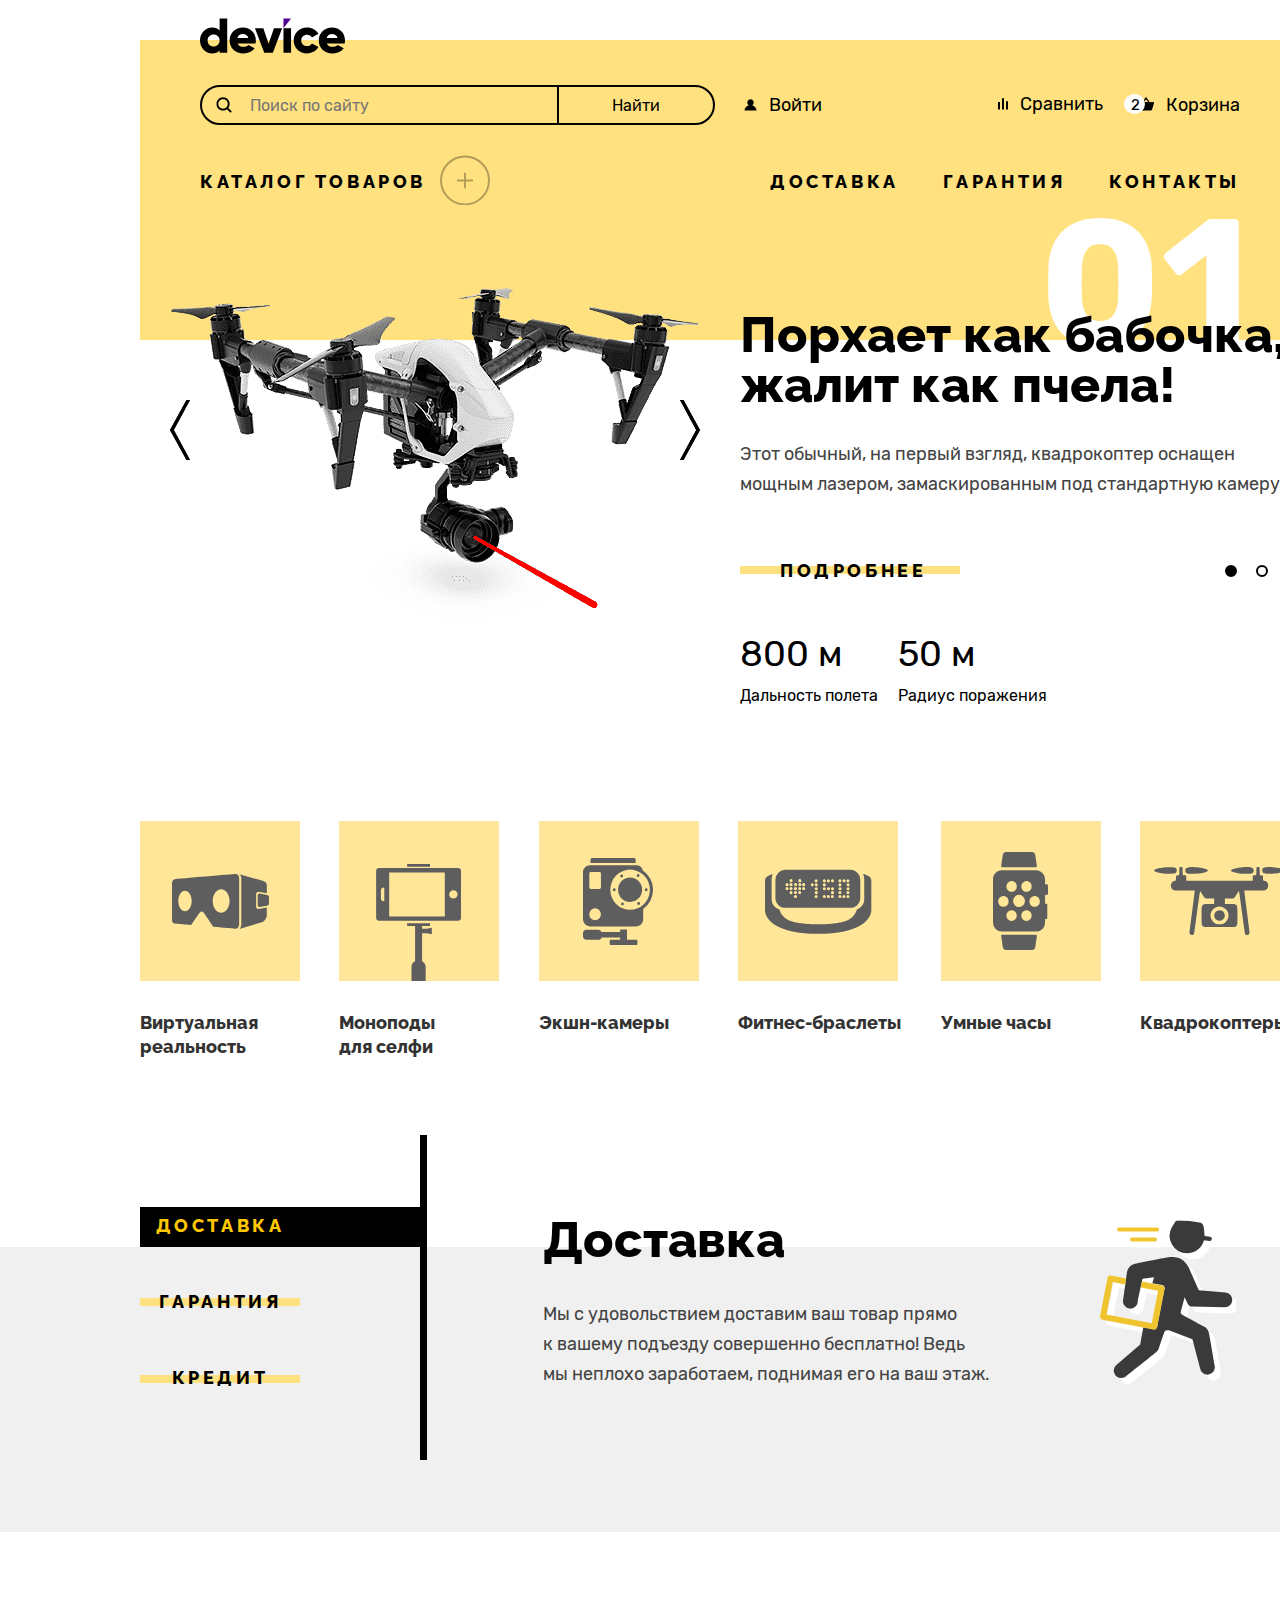
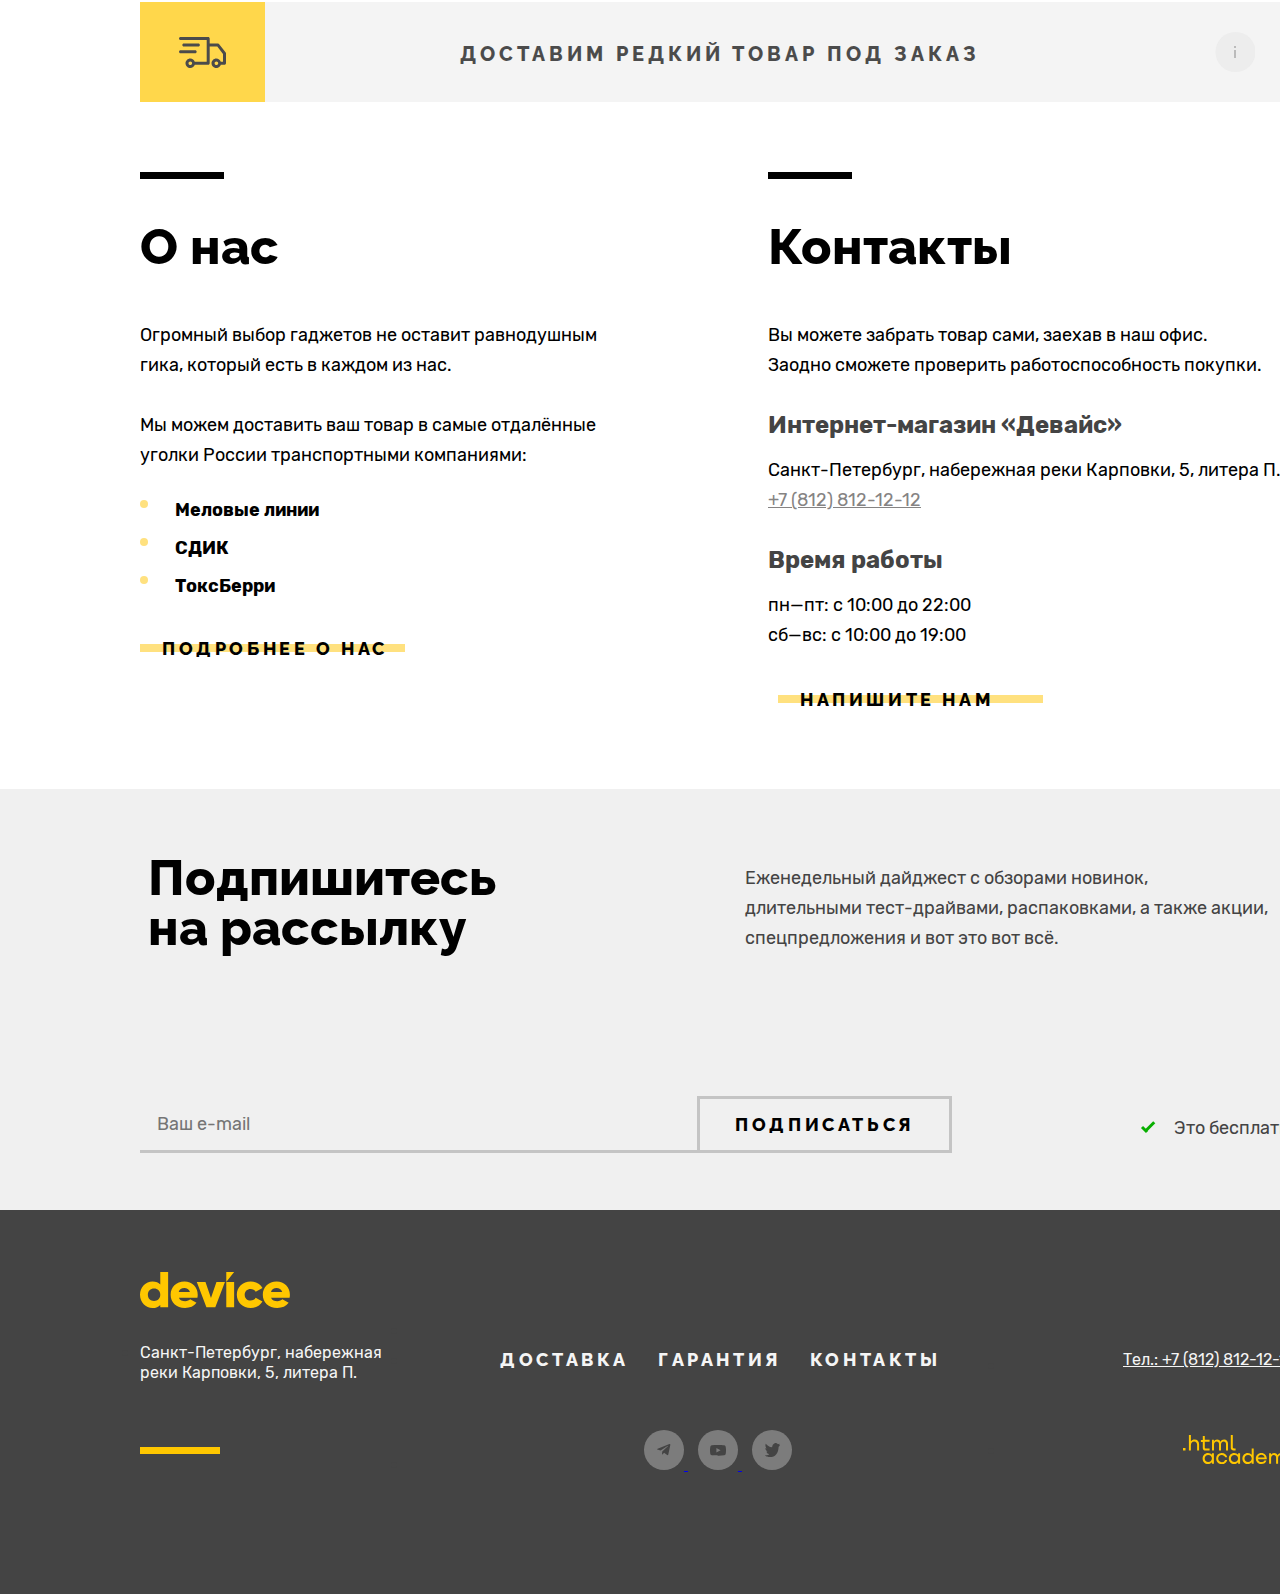
<file: index.html>
<!DOCTYPE html>
<html lang="ru">

<head>
  <meta charset="utf-8">
  <title>HTML Academy: Девайс</title>
  <link rel="stylesheet" href="styles/styles.css">
  <link rel="icon" type="image/png" sizes="32x32" href="images/favicon.png">
</head>

<body>
  <div class="conteiner-body">
    <header class="page-header">
      <h1 class="visually-hidden">Магазин "Девайс".</h1>
      <nav class="navigation">
        <a class="logo" href="#"><img  src="images/logo-head.svg" width="145" height="36" alt="логотип Девайс."></a>
        <div class="navigation-container">
          <div class="navigation-user">
            <div class="navigation-item search-conteiner">
              <form action="https://echo.htmlacademy.ru/" method="POST">
                <label>
                  <img class="srch-glass" src="images/srchglass.svg" width="16" height="16" alt="лупа.">
                  <input class="button-search-side-checkin" type="search" placeholder="Поиск по сайту" name="search-date" required>
                </label>
                <button class="navigation-link-head button-search-side" type="submit" alt="найти.">Найти</button>
              </form>
            </div>
            <div class="navigation-item-checkin">
              <img class="icon-head" src="images/login-enter-header.svg" width="13" height="12" alt="лого входа.">
              <a class="navigation-link-head" href="#" alt="войти.">Войти</a>
            </div>
          </div>
          <ul class="navigation-cart">
            <li class="navigation-item">
              <img class="icon-head" src="images/logo-compare.svg" width="10" height="12" alt="лого сравнить.">
              <a class="navigation-link-head" href="#" alt="сравнить.">Сравнить</a>
            </li>
            <li class="cart-amount navigation-item">
              <span class="cart-amount-number">2</span>
              <img class="icon-head" src="images/logo-cart.svg" width="16" height="14" alt="лого корзина.">
              <button class="navigation-link-head cart-uncover" type="button" alt="корзина.">Корзина</button>
              <div class="cart-windows">
                <span class="cart-win-triangle"></span>
                <ul class="cart-win-list">
                  <li class="cart-win-link">
                    <a class="cart-visual" href="catalog.html" alt="товар.">
                      <img class="cart-win-image" src="images/products/user-monopod.jpg" width="39" height="43" alt="любительская селфи-палка.">
                      <p class="cart-win-text">Любительская селфи-палка</p>
                    </a>
                    <svg class="win-cross" width="10" height="10" alt="cross."></svg>
                  </li>
                  <li class="cart-win-link">
                    <a class="cart-visual" href="catalog.html" alt="товар.">
                      <img class="cart-win-image" src="images/products/monopod-profi.jpg" width="39" height="43" alt="профессиональная селфи-палка.">
                      <p class="cart-win-text">Профессиональная селфи-палка</p>
                    </a>
                    <svg class="win-cross" width="10" height="10" alt="cross."></svg>
                  </li>
                  <li class="cart-win-link cart-win-amount">
                    <p class="text-cart">Товаров: 2</p>
                    <p class="text-cart">Сумма: 2000 ₽</p>
                  </li>
                  <li class="cart-win-button-href">
                    <a class="cart-win-button" href="#" alt="корзина.">Открыть корзину</a>
                  </li>
                </ul>
              </div>
            </li>
          </ul>
        </div>
        <div class="navigation-list-catalog-container">
          <div class="navigation-list-catalog">
            <div class="navigation-item-catalog">
              <a class="navigation-link" tabindex="0" href="catalog.html" alt="каталог.">Каталог товаров
                <svg class="catalog-plus" width="50" height="50" alt="plus."></svg>
              </a>
              <ul class="catalog-window">
                <li class="catalog-win-item">
                  <a class="catalog-win-link" href="catalog.html" alt="виртуальная.">Виртуальная реальность</a>
                  <a class="catalog-win-link" href="catalog.html" alt="моноподы.">Моноподы для селфи</a>
                  <a class="catalog-win-link" href="catalog.html" alt="камеры.">Экшн-камеры</a>
                </li>
                <li class="catalog-win-item">
                  <a class="catalog-win-link" href="catalog.html" alt="фитнес.">Фитнес-браслеты</a>
                  <a class="catalog-win-link" href="catalog.html" alt="часы.">Умные часы</a>
                </li>
                <li class="catalog-win-item">
                  <a class="catalog-win-link" href="catalog.html" alt="кавадрокоптеры.">Квадрокоптеры</a>
                </li>
              </ul>
            </div>
          </div>
          <ul class="navigation-warranty-contacts-link">
            <li class="navigation-item-catalog">
              <a class="navigation-link" href="delivery.html" alt="доставка.">Доставка</a>
            </li>
            <li class="navigation-item-catalog">
              <a class="navigation-link" href="warranty.html" alt="гарантия.">Гарантия</a>
            </li>
            <li class="navigation-item-catalog">
              <a class="navigation-link" href="contacts.html" alt="контакты.">Контакты</a>
            </li>
          </ul>
        </div>
      </nav>
    </header>
    <main class="main-container main-index">
      <div class="page-container-index">
        <div class="save-back">
          <section class="slider-gallery-products">
            <div class="background-slider"></div>
            <h2 class="visually-hidden">Товары.</h2>
            <div class="slider-products">
              <div class="slider-products-one win-slider-one">
                <h2 class="slider-products-img">
                  <img class="slider-products-img-control" src="images/slider-quadrocopter.png" width="560" height="560" alt="quadrocopter-big.">
                  <a class="triangle-slider slider-prev" href="#" alt="слайд назад."><img  src="images/previous-product.svg" width="20" height="60" alt="previous."></a>
                  <a class="triangle-slider-next slider-next" href="#" alt="слайд вперед."><img  src="images/next-product.svg" width="20" height="60" alt="next."></a>
                </h2>
                <div class="products-info-list">
                  <ul class="products-list">
                    <li class="products-items">
                      <h3 class="products-number">01</h3>
                      <div class="products-description-more">
                        <h4 class="products-description-tagline">Порхает как бабочка,<br> жалит как пчела!</h4>
                        <p class="products-description">Этот обычный, на первый взгляд, квадрокоптер оснащен <br> мощным
                          лазером, замаскированным под стандартную камеру.
                        </p>
                      </div>
                    </li>
                  </ul>
                  <div class="slider-gallery-line-yellow">
                    <a class="slider-gallery quadrocopter" href="#" alt="подробнее.">Подробнее</a>
                    <div class="inline" tabindex="0"></div>
                  </div>
                  <ul class="products-more-list">
                    <li class="products-items">
                      <h5 class="products-title">800 м</h5>
                      <p class="products-exactly">Дальность полета</p>
                    </li>
                    <li class="products-items">
                      <h5 class="products-title">50 м</h5>
                      <p class="products-exactly">Радиус поражения</p>
                    </li>
                  </ul>
                </div>
                <div class="slider-products-button-conteiner">
                  <img class="slider-products-button" src="images/Ellipse-black-more.svg" width="12" height="12"  alt="черная точка." tabindex="0">
                  <img class="slider-products-button" src="images/Ellipse-black.svg" width="12" height="12"  alt="черный круг." tabindex="0">
                  <img class="slider-products-button" src="images/Ellipse-black.svg" width="12" height="12"  alt="черный круг." tabindex="0">
                </div>
              </div>
              <div class="slider-products-one win-slider-two">
                <h2 class="visually-hidden slider-products-img"><img src="images/slider-fitnes-bracelet.png" width="560" height="560" alt="fitnes bracelet."></h2>
                <div class="products-info-list">
                  <ul class="products-list">
                    <li class="products-items">
                      <h3 class="products-number">02</h3>
                      <div class="products-description-more">
                        <h4 class="products-description-tagline">Худеем <br> правильно!</h4>
                        <p class="products-description">Мотивирующие фитнес-браслеты помогут найти в себе силы <br> не пропускать занятия и соблюдать диету.</p>
                      </div>
                    </li>
                  </ul>
                  <div class="slider-gallery-line-yellow">
                    <a class="slider-gallery quadrocopter" href="#" alt="подробнее.">Подробнее</a>
                    <div class="inline" tabindex="0"></div>
                  </div>
                  <ul class="products-more-list">
                    <li class="products-items">
                      <h5 class="products-title">48 часов</h5>
                      <p class="products-exactly">Без подзарядки</p>
                    </li>
                  </ul>
                </div>
                <img class="triangle-slider slider-prev" src="images/previous-product.svg" width="20" height="60" alt="previous.">
                <img class="triangle-slider-next slider-next" src="images/next-product.svg" width="20" height="60" alt="next.">
                <div class="slider-products-button-conteiner">
                  <img class="slider-products-button" src="images/Ellipse-black.svg" width="12" height="12" alt="черный круг.">
                  <img class="slider-products-button" src="images/Ellipse-black-more.svg" width="12" height="12" alt="черная точка.">
                  <img class="slider-products-button" src="images/Ellipse-black.svg" width="12" height="12" alt="черный круг.">
                </div>
              </div>
              <div class="slider-products-one win-slider-three">
                <h2 class="visually-hidden slider-products-img"><img src="images/slider-monopod.png" width="560" height="560" alt="monopod.">
                </h2>
                <div class="products-info-list">
                  <ul class="products-list">
                    <li class="products-items">
                      <h3 class="products-number">03</h3>
                      <div class="products-description-more">
                        <h4 class="products-description-tagline">Делай селфи, <br> как Бен Стиллер! </h4>
                        <p class="products-description">Самая длинная палка для селфи доступна в нашем магазине. <br> Восемь (Восемь, Карл!) метров длиной и весом всего 5 кг.
                        </p>
                      </div>
                    </li>
                  </ul>
                  <div class="slider-gallery-line-yellow">
                    <a class="slider-gallery quadrocopter" href="#" alt="подробнее.">Подробнее</a>
                    <div class="inline" tabindex="0"></div>
                  </div>
                  <ul class="products-more-list">
                    <li class="products-items">
                      <h5 class="products-title">8,5 м</h5>
                      <p class="products-exactly">Длина палки</p>
                    </li>
                    <li class="products-items">
                      <h5 class="products-title">5 кг</h5>
                      <p class="products-exactly">Вес палки</p>
                    </li>
                    <li class="products-items">
                      <h5 class="products-title">Карбон</h5>
                      <p class="products-exactly">Материал</p>
                    </li>
                  </ul>
                </div>
                <img class="triangle-slider slider-prev" src="images/previous-product.svg" width="20" height="60" alt="previous.">
                <img class="triangle-slider-next slider-next" src="images/next-product.svg" width="20" height="60" alt="next.">
                <div class="slider-products-button-conteiner">
                  <img class="slider-products-button" src="images/Ellipse-black.svg" width="12" height="12" alt="черный круг." tabindex="0">
                  <img class="slider-products-button" src="images/Ellipse-black.svg" width="12" height="12" alt="черный круг." tabindex="0">
                  <img class="slider-products-button" src="images/Ellipse-black-more.svg" width="12" height="12" alt="черная точка." tabindex="0">
                </div>
              </div>
            </div>
          </section>
          <section class="categories">
            <h2 class="visually-hidden">Категории товаров.</h2>
            <ul class="categories-list">
              <li class="categories-items" tabindex="0">
                <a class="categories-link" href="#" tabindex="-1" alt="виртуальная реальность.">
                  <div class="categories-focus">
                    <div class="back-categories">
                      <span class="visually-hidden">Виртуальная реальность.</span>
                      <img src="images/logo-categories/virtual.svg" width="97" height="55" alt="виртуальная реальность.">
                    </div>
                    <p class="categories-description">Виртуальная <br> реальность</p>
                  </div>
                </a>
              </li>
              <li class="categories-items" tabindex="0">
                <a class="categories-link" href="#" tabindex="-1" alt="моноподы.">
                  <div class="categories-focus">
                    <div class="back-categories back-categories-monopod">
                      <span class="visually-hidden">Моноподы для селфи.</span>
                      <img src="images/logo-categories/monopod.svg" width="86" height="117" alt="моноподы для селфи.">
                    </div>
                    <p class="categories-description">Моноподы <br> для селфи</p>
                </div>
                </a>
              </li>
              <li class="categories-items" tabindex="0">
                <a class="categories-link" href="#" tabindex="-1" alt="камеры.">
                  <div class="categories-focus">
                    <div class="back-categories">
                      <span class="visually-hidden">Экшн-камеры.</span>
                      <img src="images/logo-categories/action-cam.svg" width="71" height="87" alt="экшн-камеры.">
                    </div>
                    <p class="categories-description">Экшн-камеры</p>
                  </div>
                </a>
              </li>
              <li class="categories-items" tabindex="0">
                <a class="categories-link" href="#" tabindex="-1" alt="браслеты.">
                  <div class="categories-focus">
                    <div class="back-categories">
                      <span class="visually-hidden">Фитнес-браслеты.</span>
                      <img src="images/logo-categories/fitnes.svg" width="107" height="65" alt="фитнес-браслеты.">
                    </div>
                    <p class="categories-description">Фитнес-браслеты</p>
                  </div>
                </a>
              </li>
              <li class="categories-items" tabindex="0">
                <a class="categories-link" href="#" tabindex="-1" alt="часы.">
                  <div class="categories-focus">
                    <div class="back-categories">
                      <span class="visually-hidden">Умные часы.</span>
                      <img src="images/logo-categories/smart-wathc.svg" width="56" height="98" alt="умные часы.">
                    </div>
                    <p class="categories-description">Умные часы</p>
                  </div>
                </a>
              </li>
              <li class="categories-items" tabindex="0">
                <a class="categories-link" href="#" tabindex="-1" alt="квадрокоптеры.">
                  <div class="categories-focus">
                    <div class="back-categories">
                      <span class="visually-hidden">Квадракоптеры.</span>
                      <img src="images/logo-categories/quadrocopter.svg" width="132" height="69" alt="квадрокоптеры.">
                    </div>
                    <p class="categories-description">Квадрокоптеры</p>
                  </div>
                </a>
              </li>
            </ul>
          </section>
        </div>
        <div class="services-back">
          <section class="services-slider">
            <h2 class="visually-hidden">Сервис.</h2>
            <div class="services-more">
              <div class="servis-button-slider">
                <button class="services-button button black-service-one" tabindex="0" type="button" alt="доставка.">доставка</button>
                <div class="black-touch" tabindex="-1"></div>
                <button class="services-button button black-service-two" tabindex="0" type="button" alt="гарантия.">гарантия</button>
                <div class="black-touch" tabindex="-1"></div>
                <button class="services-button button black-service-three" tabindex="0" type="button" alt="кредит.">кредит</button>
                <div class="black-touch" tabindex="-1"></div>
                <div class="yellow-line" tabindex="-1"></div>
                <div class="yellow-linetwo" tabindex="-1"></div>
                <div class="yellow-linethree" tabindex="-1"></div>
              </div>
              <ul class="services-slider-list">
                <li class="services-slider-item-delivery slider-delivery render-slider">
                  <div class="services-delivery">
                    <h3 class="services-title">Доставка</h3>
                    <p class="services-description">Мы с удовольствием доставим ваш товар прямо <br> к вашему подъезду совершенно бесплатно! Ведь <br> мы неплохо заработаем, поднимая его на ваш этаж.</p>
                  </div>
                  <div class="services"><span class="visually-hidden">лого доставщик.</span></div>
                </li>
                <li class="services-slider-item-delivery slider-delivery visually-hidden">
                  <div class="services-delivery">
                    <h3 class="services-title">Гарантия</h3>
                    <p class="services-description">Если из-за возгорания купленного у нас товара у вас <br>
                      сгорит дом — не переживайте, мы выдадим вам новый. <br> Товар, не дом, конечно же.</p>
                  </div>
                  <div class="services">
                    <img src="images/services-guarantee.svg" width="171" height="195" alt="логотип гарантия.">
                  </div>
                </li>
                <li class="services-slider-item-delivery slider-delivery visually-hidden">
                  <div class="services-delivery">
                    <h3 class="services-title">Кредит</h3>
                    <p class="services-description">Залезть в долговую яму стало проще! Кредитные <br> консультанты
                      подберут для
                      вас наиболее выгодные <br> условия кредита. Выгодные для нашего банка, разумеется.</p>
                  </div>
                  <div class="services">
                    <img src="images/services-credit.svg" width="156" height="188" alt="логотип кабала.">
                  </div>
                </li>
              </ul>
            </div>
          </section>
        </div>
        <section class="services-order-more">
          <div class="services-order-item-container" tabindex="0">
            <ul class="services-order-item">
              <li class="services-order-postcar"><div class="logo-delivery-car"><span class="visually-hidden">лого машина доставки.</span></div></li>
              <li class="service-link"><button class="services-order-view" type="button" alt="доставим товар." tabindex="-1"><span class="services-order-text">Доставим редкий товар под заказ</span></button></li>
            </ul>
            <div class="service-link-sing">
              <span class="visually-hidden">Восклицательный знак.</span>
            </div>
          </div>
          <div class="modal-container">
            <ul class="delivery-window">
              <li class="delivery-window-title">
                <h2 class="services-order-text-win">Доставка под заказ</h2>
                <img class="delivery-cross" src="images/delivery-cross.svg" width="26" height="26" alt="cross." tabindex="0">
              </li>
              <li>
                <form action="https://echo.htmlacademy.ru/" method="get">
                  <ul class="delivery-window-ura">
                    <li class="delivery-window-item">
                      <div class="delivery-window-item-link">
                        <label><span class="text-title-win">Ваше имя:</span></label>
                        <input class="delivery-window-item-input" type="text" placeholder="Введите имя" name="user name">
                        <img class="user-icon-delivery-win" src="images/login-enter.svg" width="13" height="12" alt="ввод имени.">
                      </div>
                      <div class="delivery-window-item-link">
                        <label><span class="text-title-win">Ваш e-mail:</span></label>
                        <input class="delivery-window-item-input win-email-input-border" type="email" id="email" placeholder="почта" name="subscription-date" minlength="5">
                        <span class="win-email-input-border-error">Забавный у вас адрес.</span>
                        <img class="user-icon-delivery-win-letter" src="images/delivery-letter.svg" width="15" height="12" alt="ввод почты.">
                      </div>
                    </li>
                    <li class="delivery-window-item">
                      <div class="delivery-window-item-link">
                        <label><span class="text-title-win">Что нужно привезти:</span></label>
                        <textarea class="delivery-window-item-link-field" name="comment" id="comment-field">В свободной форме</textarea>
                      </div>
                      <div class="delivery-window-item-link-end win-delivery-about">
                        <button class="win-info" type="button" tabindex="-1"></button>
                        <div class="win-information">
                          <img class="win-information-triangle" src="images/triangle-information.svg" width="16" height="4" alt="что привезти.">
                          <p>Постараемся найти, сколько нужно. Привезём сколько получится по требованиям к провозу багажа.</p>
                        </div>
                        <label><span class="text-title-win">Колличество:</span></label>
                        <br>
                        <div class="input-win-delivery">
                          <button class="win-button" type="button" alt="меньше."><span class="win-minus"></span></button>
                          <div class="win-number"><span class="win-number-one">1</span></div>
                          <button class="win-button-plus" type="button" alt="больше."><span class="win-plus"></span></button>
                        </div>
                      </div>
                    </li>
                  </ul>
                  <div class="delivery-window-button" tabindex="-1">
                    <button class="delivery-window-intake" type="submit" alt="отправить.">Отправить</button>
                    <span class="yellow-line-win-delivery" tabindex="-1"></span>
                  </div>
                </form>
              </li>
            </ul>
          </div>
        </section>
        <section class="contacts">
          <ul class="contacts-more-list">
            <li class="contacts-item">
              <h2 class="contacts-title">О нас</h2>
              <p class="contacts-description-text">Огромный выбор гаджетов не оставит равнодушным <br> гика, который есть в каждом из нас.</p>
              <p class="contacts-description-text">Мы можем доставить ваш товар в самые отдалённые <br> уголки России транспортными компаниями:</p>
              <div class="contacts-tc-item">
                <p class="contacts-tc">Меловые линии</p>
                <p class="contacts-tc">СДИК</p>
                <p class="contacts-tc">ТоксБерри</p>
              </div>
              <div class="contacts-more-line">
                <a class="contacts-more" href="#" alt="подробнее о нас.">Подробнее о нас</a>
                <div class="yellow-line-contacts"></div>
              </div>
            </li>
            <li class="contacts-item">
              <h3 class="contacts-title">Контакты</h3>
              <p class="contacts-description-text">Вы можете забрать товар сами, заехав в наш офис. <br> Заодно сможете проверить работоспособность покупки. </p>
              <h4 class="contacts-name">Интернет-магазин «Девайс»</h4>
              <p class="contacts-description-text">Санкт-Петербург, набережная реки Карповки, 5, литера П. <a class="contacts-phone" href="tel:+78128121212" alt="телефон.">+7 (812) 812-12-12</a>
              </p>
              <h5 class="contacts-name time-work">Время работы</h5>
              <div class="contacts-tc-item">
                <p class="contacts-time-work">пн—пт: с 10:00 до 22:00</p>
                <p class="contacts-time-work">сб—вс: с 10:00 до 19:00</p>
              </div>
              <div class="contacts-more-line-after">
                <a class="contacts-more" href="#" alt="напишите нам.">Напишите нам</a>
                <div class="yellow-line-contacts"></div>
              </div>
            </li>
          </ul>
        </section>
        <div class="back-subscription">
          <section class="subscription">
            <ul class="subscription-list">
              <li class="subscription-title-more">
                <h2 class="subscription-title">Подпишитесь <br> на рассылку</h2>
                <p class="subscription-description-text">Еженедельный дайджест с обзорами новинок, <br> длительными тест-драйвами, распаковками, а также акции, <br> спецпредложения и вот это вот всё.</p>
              </li>
              <li class="subscription-title-more">
                <div class="subscription-title-more-link">
                  <form action="https://echo.htmlacademy.ru/" method="POST">
                    <label><input class="enter-mail" id="email" type="email" placeholder="Ваш e-mail" name="subscription-date" minlength="5"></label>
                    <button class="form-email-button button" type="submit" alt="подписаться.">Подписаться</button>
                  </form>
                </div>
                <p class="subscription-this">Это бесплатно</p>
              </li>
            </ul>
          </section>
        </div>
      </div>
    </main>
    <footer class="page-footer">
      <div class="bottom-page">
        <ul class="page-footer-title">
          <li class="footer-delivery-warranty-contacts-item">
            <h2 class="visually-hidden">Магазин "Девайс".</h2>
            <a class="logo-footer" href="index.html"><img src="images/logo-footer.svg" width="150" height="36" alt="логотип Девайс."></a>
            <p class="page-footer-title-address">Санкт-Петербург, набережная <br> реки Карповки, 5, литера П.</p>
            <div class="yellow-line-footer-ok"></div>
          </li>
        </ul>
        <ul class="footer-delivery-warranty-contacts-list">
          <li>
            <h2 class="visually-hidden">доставка гарантия контакты.</h2>
          </li>
          <li class="footer-delivery-warranty-contacts-item">
            <a class="footer-delivery-warranty-contacts-link" href="delivery.html" alt="доставка.">Доставка</a>
            <a class="footer-delivery-warranty-contacts-link" href="warranty.html" alt="гарантия.">Гарантия</a>
            <a class="footer-delivery-warranty-contacts-link" href="contacts.html" alt="контакты.">Контакты</a>
          </li>
          <li class="footer-delivery-warranty-contacts-item">
            <div class="footer-delivery-warranty-contacts-item-soc">
              <a class="footer-delivery-warranty-contacts-socnetwork-link" href="https://t.me/htmlacademy" alt="telegramm.">
                <svg class="logo-telegramm" width="40" height="40" alt="telegramm."></svg>
              </a>
              <a class="footer-delivery-warranty-contacts-socnetwork-link" href="https://www.youtube.com/user/htmlacademyru" alt="youtube.">
                <svg class="logo-youtube" width="40" height="40" alt="youtube."></svg>
              </a>
              <a class="footer-delivery-warranty-contacts-socnetwork-link" href="https://twitter.com/htmlacademy_ru" alt="twitter.">
                <svg class="logo-twitter" width="40" height="40" alt="twitter."></svg>
              </a>
            </div>
          </li>
        </ul>
        <ul class="footer-delivery-warranty-contacts-logo-list">
          <li class="footer-delivery-warranty-contacts-item">
            <a class="footer-phone-link" href="tel:+78128121212" alt="телефон.">Тел.: +7 (812) 812-12-12</a>
          </li>
          <li class="footer-delivery-warranty-contacts-item">
            <h2 class="visually-hidden">logo "htmlacademy".</h2>
            <a class="footer-phone-logohtmlacademy-link" href="https://htmlacademy.ru" alt="сайт html.">
              <svg class="footer-phone-logohtmlacademy" width="115" height="33" alt="logo html."></svg>
            </a>
          </li>
        </ul>
      </div>
    </footer>
  </div>
</body>

</html>
</file>
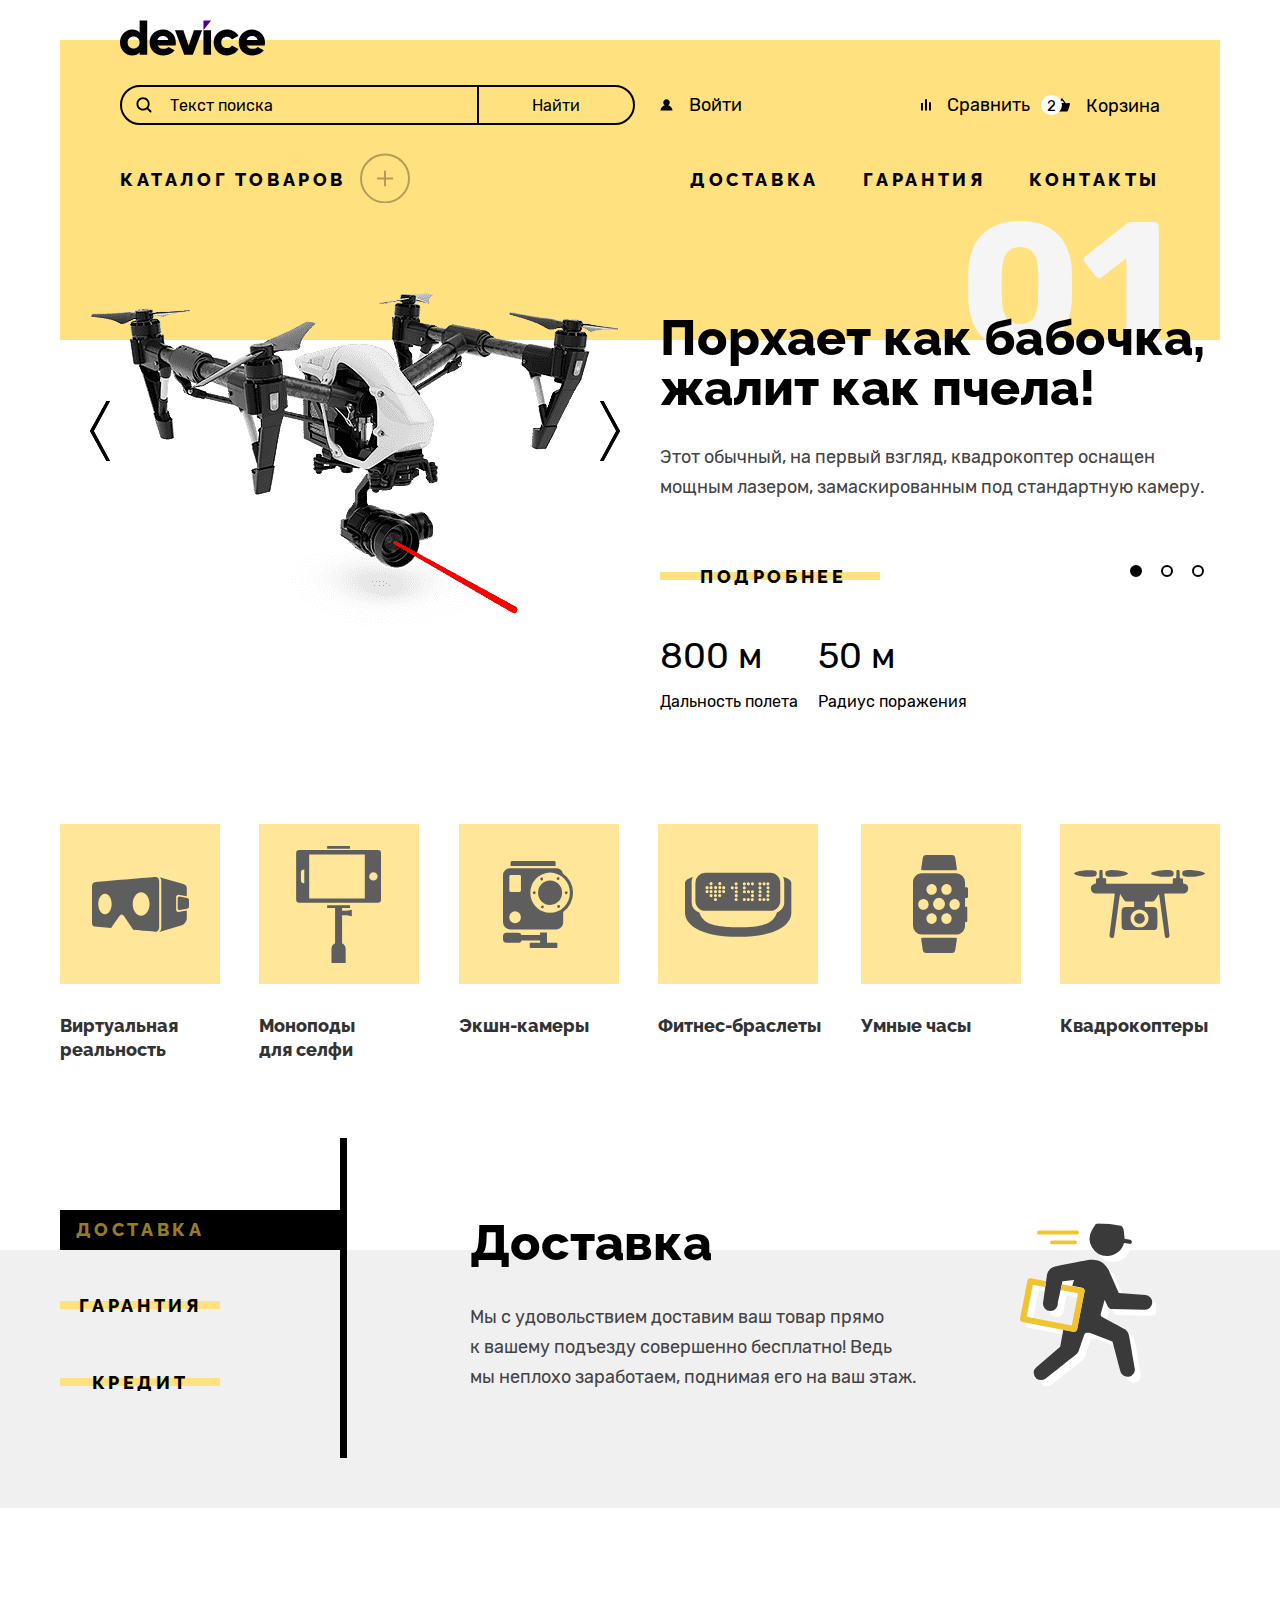
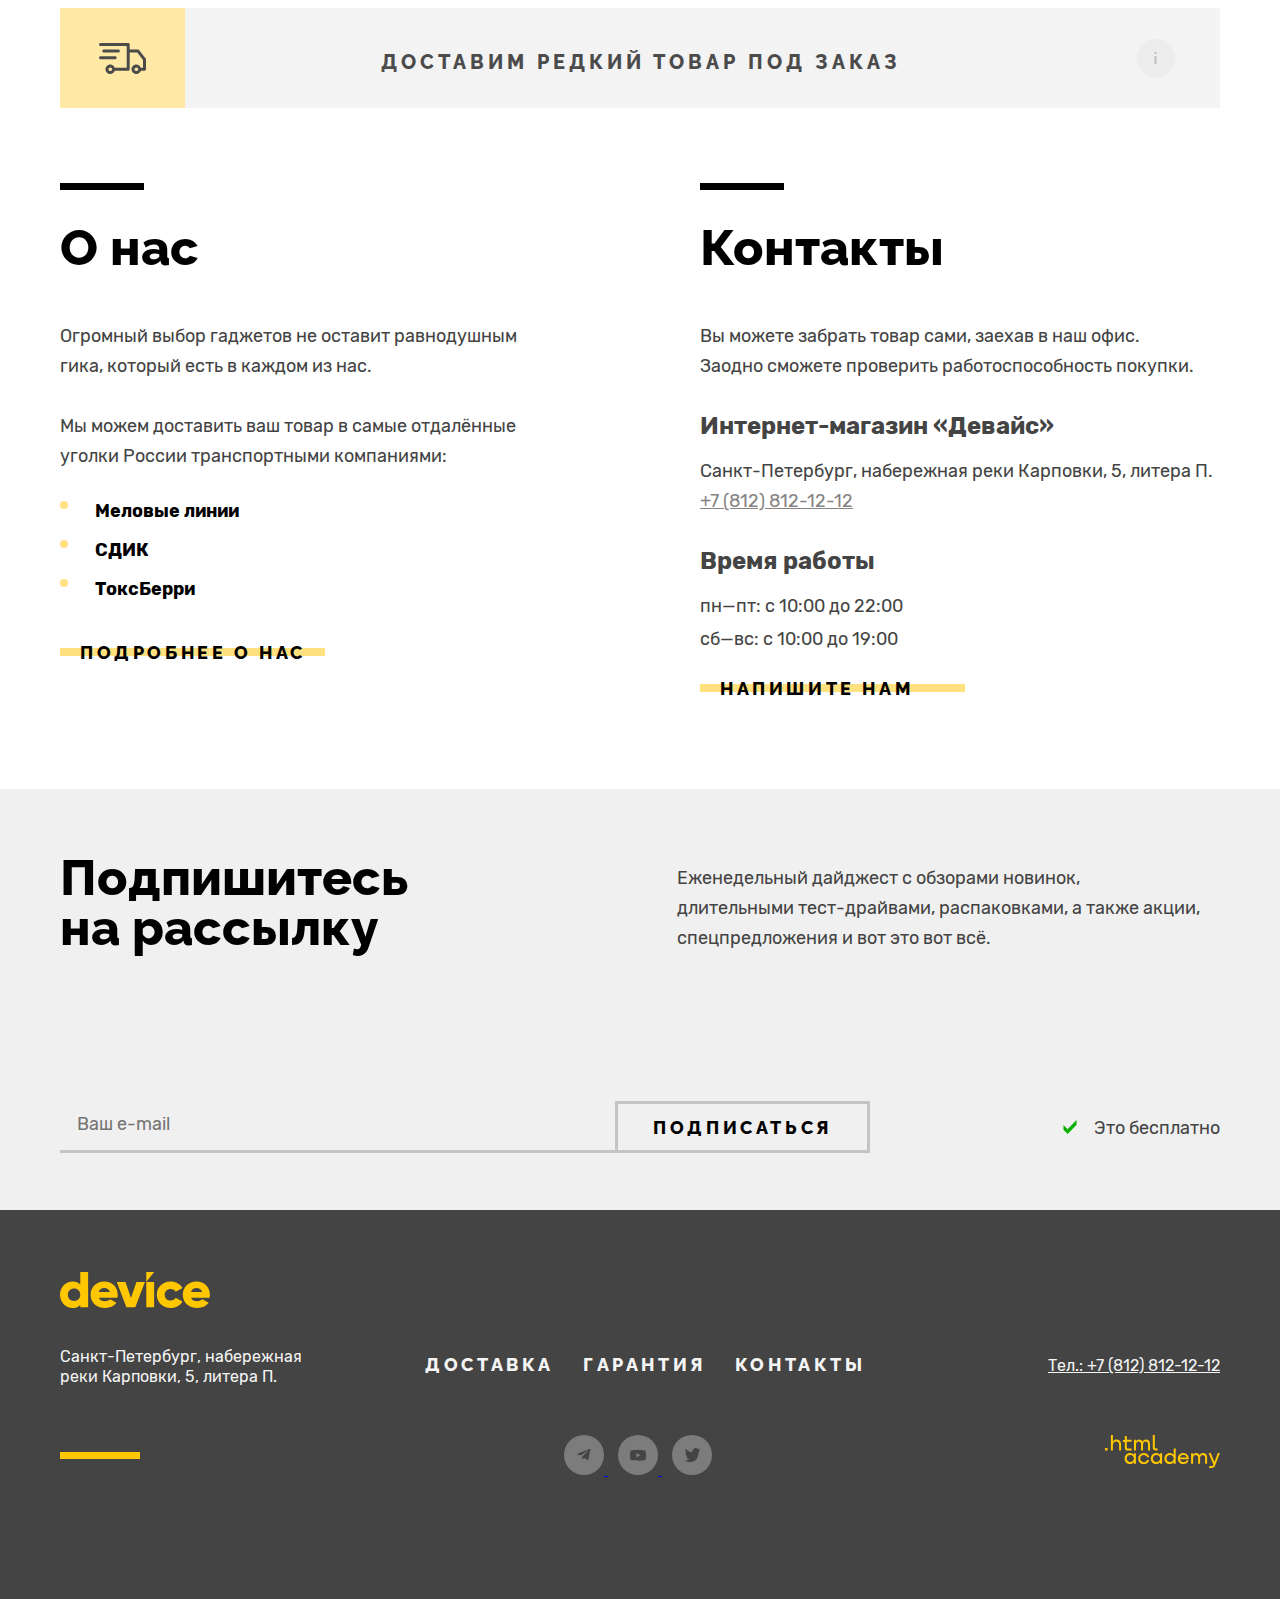
<file: 10/index.html>
<!DOCTYPE html>
<html lang="ru">

<head>
  <meta charset="utf-8">
  <title>HTML Academy: Девайс</title>
  <link rel="stylesheet" href="styles/styles.css">
  <base href="https://htmlacademy-htmlcss.github.io/2069517-device-34/10/">
</head>

<body>
  <div class="conteiner-body">
    <header class="page-header">
      <!--  <h1 class="visually-hidden">Магазин Девайс</h1> -->
      <nav class="navigation">
        <a><img class="logo" src="images/logo-head.svg" width="145" height="36" alt="логотип Девайс"></a>
        <div class="navigation-container">
          <ul class="navigation-user">
            <li class="navigation-item search-conteiner">
              <form action="https://echo.htmlacademy.ru/" method="POST">
                <label>
                  <img class="srch-glass" src="images/srchglass.svg" width="16" height="16" alt="лупа">
                  <input class="button-search-side-checkin" type="search" placeholder="Текст поиска" name="search-date">
                </label>
                <button class="navigation-link-head button-search-side" type="submit">Найти</button>
              </form>
            </li>
            <li class="navigation-item-checkin">
              <img class="icon-head" src="images/login-enter-header.svg" width="13" height="12" alt="лого входа">
              <a class="navigation-link-head" href="#">Войти</a>
            </li>
          </ul>
          <ul class="navigation-cart">
            <li class="navigation-item">
              <img class="icon-head" src="images/logo-compare.svg" width="10" height="12" alt="лого сравнить">
              <a class="navigation-link-head" href="#">Сравнить</a>
            </li>
            <li class="navigation-item">
              <span class="cart-amount-number">2</span>
              <img class="icon-head" src="images/logo-cart.svg" width="16" height="14" alt="лого корзина">
              <a class="navigation-link-head cart-uncover" href="#">Корзина</a>
              <div class="cart-windows">
                <span class="cart-win-triangle"></span>
                <ul class="cart-win-list">
                  <li class="cart-win-link">
                    <a class="cart-visual" href="catalog.html">
                      <img class="cart-win-image" src="images/products/product-1.jpg" width="39" height="43" alt="любительская селфи-палка">
                      <p class="cart-win-text">Любительская селфи-палка</p>
                    </a>
                    <svg class="win-cross" width="10" height="10"></svg>
                  </li>
                  <li class="cart-win-link">
                    <a class="cart-visual" href="catalog.html">
                      <img class="cart-win-image" src="images/products/product-2.jpg" width="39" height="43" alt="профессиональная селфи-палка">
                      <p class="cart-win-text">Профессиональная селфи-палка</p>
                    </a>
                    <svg class="win-cross" width="10" height="10"></svg>
                  </li>
                  <li class="cart-win-link cart-win-amount">
                    <p class="text-cart">Товаров: 2</p>
                    <p class="text-cart">Сумма: 2000 ₽</p>
                  </li>
                </ul>
                <button class="cart-win-button" type="submit">Открыть корзину</button>
              </div>
            </li>
          </ul>
        </div>
        <div class="navigation-list-catalog-container">
          <ul class="navigation-list-catalog">
            <li class="navigation-item">
              <a class="navigation-link" tabindex="0" href="catalog.html">Каталог товаров
                <svg class="catalog-plus" width="50" height="50"></svg>
              </a>
              <ul class="catalog-window">
                <li class="catalog-win-item">
                  <a class="catalog-win-link" href="catalog.html">Виртуальная реальность</a><br>
                  <a class="catalog-win-link" href="catalog.html">Моноподы для селфи</a><br>
                  <a class="catalog-win-link" href="catalog.html">Экшн-камеры</a>
                </li>
                <li class="catalog-win-item">
                  <a class="catalog-win-link" href="catalog.html">Фитнес-браслеты</a><br>
                  <a class="catalog-win-link" href="catalog.html">Умные часы</a>
                </li>
                <li class="catalog-win-item">
                  <a class="catalog-win-link" href="catalog.html">Квадрокоптеры</a>
                </li>
              </ul>
            </li>
          </ul>
          <ul class="navigation-warranty-contacts-link">
            <li class="navigation-item">
              <a class="navigation-link" href="delivery.html">Доставка</a>
            </li>
            <li class="navigation-item">
              <a class="navigation-link" href="warranty.html">Гарантия</a>
            </li>
            <li class="navigation-item">
              <a class="navigation-link" href="contacts.html">Контакты</a>
            </li>
          </ul>
        </div>
      </nav>
    </header>
    <main class="main-container main-index">
      <div class="page-container-index">
        <div class="save-back">
          <section class="slider-gallery-products">
            <!--<h2 class="visually-hidden">Товары</h2>-->
            <div class="slider-products">
              <div class="slider-products-one win-slider-one">
                <a href="#"><img class="triangle-slider slider-prev" src="images/previous-product.svg" width="20" height="60" alt="previous"></a>
                <a href="#"><img class="triangle-slider-next slider-next" src="images/next-product.svg" width="20" height="60" alt="next"></a>
                <h2 class="slider-products-img"><img src="images/slider-quadrocopter.png" width="560" height="560" alt="quadrocopter-big"></h2>
                <div class="products-info-list">
                  <ul class="products-list">
                    <li class="products-items">
                      <h3 class="products-number">01</h3>
                      <div class="products-description-more">
                        <h4 class="products-description-tagline">Порхает как бабочка,<br> жалит как пчела!</h4>
                        <p class="products-description">Этот обычный, на первый взгляд, квадрокоптер оснащен <br> мощным
                          лазером, замаскированным под стандартную камеру.
                        </p>
                      </div>
                    </li>
                  </ul>
                  <div class="slider-gallery-line-yellow">
                    <a class="slider-gallery quadrocopter" href="">Подробнее</a>
                    <div class="inline" tabindex="0"></div>
                  </div>
                  <ul class="products-more-list">
                    <li class="products-items">
                      <h5 class="products-title">800 м</h5>
                      <p class="products-exactly">Дальность полета</p>
                    </li>
                    <li class="products-items">
                      <h5 class="products-title">50 м</h5>
                      <p class="products-exactly">Радиус поражения</p>
                    </li>
                  </ul>
                </div>
                <div class="slider-products-button-conteiner">
                  <img class="slider-products-button" src="images/Ellipse-black-more.svg" width="12" height="12"  alt="черная точка">
                  <img class="slider-products-button" src="images/Ellipse-black.svg" width="12" height="12"  alt="черный круг">
                  <img class="slider-products-button" src="images/Ellipse-black.svg" width="12" height="12"  alt="черный круг">
                </div>
              </div>
              <div class="slider-products-one win-slider-two">
                <h2 class="visually-hidden slider-products-img"><img src="images/slider-fitnes-bracelet.png" width="560" height="560" alt="fitnes bracelet"></h2>
                <div class="products-info-list">
                  <ul class="products-list">
                    <li class="products-items">
                      <h3 class="products-number">02</h3>
                      <div class="products-description-more">
                        <h4 class="products-description-tagline">Худеем <br> правильно!</h4>
                        <p class="products-description">Мотивирующие фитнес-браслеты помогут найти в себе силы <br> не пропускать занятия и соблюдать диету.</p>
                      </div>
                    </li>
                  </ul>
                  <div class="slider-gallery-line-yellow">
                    <a class="slider-gallery quadrocopter" href="">Подробнее</a>
                    <div class="inline" tabindex="0"></div>
                  </div>
                  <ul class="products-more-list">
                    <li class="products-items">
                      <h5 class="products-title">48 часов</h5>
                      <p class="products-exactly">Без подзарядки</p>
                    </li>
                  </ul>
                </div>
                <img class="triangle-slider slider-prev" src="images/previous-product.svg" width="20" height="60" alt="previous">
                <img class="triangle-slider-next slider-next" src="images/next-product.svg" width="20" height="60" alt="next">
                <div class="slider-products-button-conteiner">
                  <img class="slider-products-button" src="images/Ellipse-black.svg" width="12" height="12" alt="черный круг">
                  <img class="slider-products-button" src="images/Ellipse-black-more.svg" width="12" height="12" alt="черная точка">
                  <img class="slider-products-button" src="images/Ellipse-black.svg" width="12" height="12" alt="черный круг">
                </div>
              </div>
              <div class="slider-products-one win-slider-three">
                <h2 class="visually-hidden slider-products-img"><img src="images/slider-monopod.png" width="560" height="560" alt="monopod">
                </h2>
                <div class="products-info-list">
                  <ul class="products-list">
                    <li class="products-items">
                      <h3 class="products-number">03</h3>
                      <div class="products-description-more">
                        <h4 class="products-description-tagline">Делай селфи, <br> как Бен Стиллер! </h4>
                        <p class="products-description">Самая длинная палка для селфи доступна в нашем магазине. <br> Восемь (Восемь, Карл!) метров длиной и весом всего 5 кг.
                        </p>
                      </div>
                    </li>
                  </ul>
                  <div class="slider-gallery-line-yellow">
                    <a class="slider-gallery quadrocopter" href="">Подробнее</a>
                    <div class="inline" tabindex="0"></div>
                  </div>
                  <ul class="products-more-list">
                    <li class="products-items">
                      <h5 class="products-title">8,5 м</h5>
                      <p class="products-exactly">Длина палки</p>
                    </li>
                    <li class="products-items">
                      <h5 class="products-title">5 кг</h5>
                      <p class="products-exactly">Вес палки</p>
                    </li>
                    <li class="products-items">
                      <h5 class="products-title">Карбон</h5>
                      <p class="products-exactly">Материал</p>
                    </li>
                  </ul>
                </div>
                <img class="triangle-slider slider-prev" src="images/previous-product.svg" width="20" height="60" alt="previous">
                <img class="triangle-slider-next slider-next" src="images/next-product.svg" width="20" height="60" alt="next">
                <div class="slider-products-button-conteiner">
                  <img class="slider-products-button" src="images/Ellipse-black.svg" width="12" height="12" alt="черный круг">
                  <img class="slider-products-button" src="images/Ellipse-black.svg" width="12" height="12" alt="черный круг">
                  <img class="slider-products-button" src="images/Ellipse-black-more.svg" width="12" height="12" alt="черная точка">
                </div>
              </div>
            </div>
          </section>
          <section class="categories">
            <!-- <h2 class="visually-hidden">категории товаров</h2> -->
            <ul class="categories-list">
              <li class="categories-items">
                <a class="categories-link" href="">
                  <div class="back-categories"><img src="images/logo-categories/Vector.svg" width="97" height="55" alt="виртуальная реальность">
                  </div>
                  <p class="categories-description">Виртуальная <br> реальность</p>
                </a>
              </li>
              <li class="categories-items">
                <a class="categories-link" href="">
                  <div class="back-categories"><img src="images/logo-categories/Vector-1.svg" width="86" height="117" alt="моноподы для селфи">
                  </div>
                  <p class="categories-description">Моноподы <br> для селфи</p>
                </a>
              </li>
              <li class="categories-items">
                <a class="categories-link" href="">
                  <div class="back-categories"><img src="images/logo-categories/Vector-2.svg" width="71" height="87" alt="экшн-камеры">
                  </div>
                  <p class="categories-description">Экшн-камеры</p>
                </a>
              </li>
              <li class="categories-items">
                <a class="categories-link" href="">
                  <div class="back-categories"><img src="images/logo-categories/Vector-3.svg" width="107" height="65" alt="фитнес-браслеты">
                  </div>
                  <p class="categories-description">Фитнес-браслеты</p>
                </a>
              </li>
              <li class="categories-items">
                <a class="categories-link" href="">
                  <div class="back-categories"><img src="images/logo-categories/Vector-4.svg" width="56" height="98" alt="умные часы">
                  </div>
                  <p class="categories-description">Умные часы</p>
                </a>
              </li>
              <li class="categories-items">
                <a class="categories-link" href="">
                  <div class="back-categories"><img src="images/logo-categories/Vector-5.svg" width="132" height="69" alt="квадрокоптеры">
                  </div>
                  <p class="categories-description">Квадрокоптеры</p>
                </a>
              </li>
            </ul>
          </section>
        </div>
        <div class="services-back">
          <section class="services-slider">
            <!-- <h2 class="visually-hidden">Сервис</h2> -->
            <div class="services-more">
              <div class="servis-button-slider">
                <button class="services-button button black-service-one" tabindex="0" type="button">доставка</button>
                <div class="black-touch" tabindex="0"></div>
                <button class="services-button button black-service-two" tabindex="0" type="button">гарантия</button>
                <div class="black-touch" tabindex="0"></div>
                <button class="services-button button black-service-three" tabindex="0" type="button">кредит</button>
                <div class="black-touch" tabindex="0"></div>
                <div class="yellow-line"></div>
                <div class="yellow-linetwo"></div>
                <div class="yellow-linethree"></div>
              </div>
              <ul class="services-slider-list">
                <li class="services-slider-item-delivery slider-delivery render-slider">
                  <div class="services-delivery">
                    <h3 class="services-title">Доставка</h3>
                    <p class="services-description">Мы с удовольствием доставим ваш товар прямо <br> к вашему подъезду совершенно бесплатно! Ведь <br> мы неплохо заработаем, поднимая его на ваш этаж.</p>
                  </div>
                  <div class="services">
                    <img src="images/services-postman.svg" width="136" height="164" alt="логотип доставщик">
                  </div>
                </li>
                <!--<li class="services-slider-item-delivery slider-delivery">
                  <div class="services-delivery">
                    <h3 class="services-title">Гарантия</h3>
                    <p class="services-description">Если из-за возгорания купленного у нас товара у вас <br>
                      сгорит дом — не переживайте, мы выдадим вам новый. <br> Товар, не дом, конечно же.</p>
                  </div>
                  <div class="services">
                    <img src="images/services-guarantee.svg" width="171" height="195" alt="логотип гарантия">
                  </div>
                </li>
                <li class="services-slider-item-delivery slider-delivery">
                  <div class="services-delivery">
                    <h3 class="services-title">Кредит</h3>
                    <p class="services-description">Залезть в долговую яму стало проще! Кредитные <br> консультанты
                      подберут для
                      вас наиболее выгодные <br> условия кредита. Выгодные для нашего банка, разумеется.</p>
                  </div>
                  <div class="services">
                    <img src="images/services-credit.svg" width="156" height="188" alt="логотип кабала">
                  </div>
                </li>-->
              </ul>
            </div>
          </section>
        </div>
        <section class="services-order-more">
          <div class="services-order-item-container">
            <ul class="services-order-item">
              <li class="services-order-postcar">
                <img src="images/services-postcar.svg" width="47" height="31" alt="логотип машина доставки">
              </li>
            </ul>
            <ul class="service-link-more">
              <li class="service-link">
                <button class="services-order-view" type="menu">
                  <span class="services-order-text">Доставим редкий товар под заказ</span>
                </button>
              </li>
            </ul>
            <ul class="service-link-sing">
              <li class="service-link service-sing">
                <img src="images/services-i.svg" width="40" height="40" alt="восклицательный знак">
              </li>
            </ul>
          </div>
          <!--<div class="modal-container">-->
          <ul class="delivery-window">
            <li class="delivery-window-title">
              <h2 class="services-order-text-win">Доставка под заказ</h2>
              <img class="delivery-cross" src="images/delivery-cross.svg" width="26" height="26" alt="cross">
            </li>
            <li>
              <form action="https://echo.htmlacademy.ru/" method="get">
                <ul class="delivery-window-ura">
                  <li class="delivery-window-item">
                    <div class="delivery-window-item-link">
                      <label><span class="text-title-win">Ваше имя:</span></label>
                      <input class="delivery-window-item-input" type="text" placeholder="Введите имя" name="user name">
                      <img class="user-icon-delivery-win" src="images/login-enter.svg" width="13" height="12">
                    </div>
                    <div class="delivery-window-item-link">
                      <label><span class="text-title-win">Ваш e-mail:</span></label>
                      <input class="delivery-window-item-input" type="email" placeholder="почта" name="subscription-date">
                      <img class="user-icon-delivery-win-letter" src="images/delivery-letter.svg" width="15" height="12">
                    </div>
                  </li>
                  <li class="delivery-window-item">
                    <div class="delivery-window-item-link">
                      <label><span class="text-title-win">Что нужно привезти:</span></label>
                      <textarea class="delivery-window-item-link-field text-size" name="comment" id="comment-field">В свободной форме</textarea>
                    </div>
                    <div class="delivery-window-item-link-end win-delivery-about">
                      <button class="win-info" type="button"></button>
                      <div class="win-information">
                        <img class="win-information-triangle" src="images/triangle-information.svg" width="16" height="4">
                        <p>Постараемся найти, сколько нужно. Привезём сколько получится по требованиям к провозу багажа.</p>
                      </div>
                      <label><span class="text-title-win">Колличество:</span></label>
                      <br>
                      <div class="input-win-delivery">
                        <button class="win-button" type="button"><span class="win-minus"></span></button>
                        <div class="win-number"><span class="win-number-one">1</span></div>
                        <button class="win-button-plus" type="button"><span class="win-plus"></span></button>
                      </div>
                    </div>
                  </li>
                </ul>
                <button class="delivery-window-intake" type="submit">Отправить<span class="yellow-line-win-delivery"></span></button>
              </form>
            </li>
          </ul>
          <!--</div>-->
        </section>
        <section class="contacts">
          <ul class="contacts-more-list">
            <li class="contacts-item">
              <h2 class="contacts-title">О нас</h2>
              <p class="contacts-description-text">Огромный выбор гаджетов не оставит равнодушным <br> гика, который есть в каждом из нас.</p>
              <p class="contacts-description-text">Мы можем доставить ваш товар в самые отдалённые <br> уголки России транспортными компаниями:</p>
              <div class="contacts-tc-item">
                <p class="contacts-tc">Меловые линии</p>
                <p class="contacts-tc">СДИК</p>
                <p class="contacts-tc">ТоксБерри</p>
              </div>
              <div class="contacts-more-line">
                <a class="contacts-more" href="#">Подробнее о нас</a>
                <div class="yellow-line-contacts"></div>
              </div>
            </li>
            <li class="contacts-item">
              <h3 class="contacts-title">Контакты</h3>
              <p class="contacts-description-text">Вы можете забрать товар сами, заехав в наш офис. <br> Заодно сможете проверить работоспособность покупки. </p>
              <h4 class="contacts-name">Интернет-магазин «Девайс»</h4>
              <p class="contacts-description-text">Санкт-Петербург, набережная реки Карповки, 5, литера П. <a class="contacts-phone" href="tel:+78128121212">+7 (812) 812-12-12</a>
              </p>
              <h5 class="contacts-name time-work">Время работы</h5>
              <div class="contacts-tc-item">
                <p class="contacts-time-work">пн—пт: с 10:00 до 22:00</p>
                <p class="contacts-time-work">сб—вс: с 10:00 до 19:00</p>
              </div>
              <div class="contacts-more-line">
                <a class="contacts-more" href="#">Напишите нам</a>
                <div class="yellow-line-contacts"></div>
              </div>
            </li>
          </ul>
        </section>
        <div class="back-subscription">
          <section class="subscription">
            <ul class="subscription-list">
              <li class="subscription-title-more">
                <h2 class="subscription-title">Подпишитесь <br> на рассылку</h2>
                <p class="subscription-description-text">Еженедельный дайджест с обзорами новинок, <br> длительными тест-драйвами, распаковками, а также акции, <br> спецпредложения и вот это вот всё.</p>
              </li>
              <li class="subscription-title-more">
                <div class="subscription-title-more-link">
                  <form action="https://echo.htmlacademy.ru/" method="POST">
                    <label><input class="enter-mail" type="email" placeholder="Ваш e-mail" name="subscription-date"></label>
                    <button class="form-email-button button" type="submit">Подписаться</button>
                  </form>
                </div>
                <p class="subscription-this"><img class="subscription-icon" src="images/subscription-check-mark.svg" width="14" height="14" alt="лого галочка">Это бесплатно</p>
              </li>
            </ul>
          </section>
        </div>
      </div>
    </main>
    <footer class="page-footer">
      <div class="bottom-page">
        <ul class="page-footer-title">
          <li class="footer-delivery-warranty-contacts-item">
            <h2 class="visually-hidden">Магазин Девайс</h2>
            <a href="index.html"><img class="logo-footer" src="images/logo-footer.svg" width="150" height="36" alt="логотип Девайс"></a>
            <p class="page-footer-title-address">Санкт-Петербург, набережная <br> реки Карповки, 5, литера П.</p>
            <div class="yellow-line-footer"></div>
          </li>
        </ul>
        <ul class="footer-delivery-warranty-contacts-list">
          <li>
            <h2 class="visually-hidden">доставка гарантия контакты</h2>
          </li>
          <li class="footer-delivery-warranty-contacts-item">
            <a class="footer-delivery-warranty-contacts-link" href="delivery.html">Доставка</a>
            <a class="footer-delivery-warranty-contacts-link" href="warranty.html">Гарантия</a>
            <a class="footer-delivery-warranty-contacts-link" href="contacts.html">Контакты</a>
          </li>
          <li class="footer-delivery-warranty-contacts-item">
            <div class="footer-delivery-warranty-contacts-item-soc">
              <a class="footer-delivery-warranty-contacts-socnetwork-link" href="https://t.me/htmlacademy">
                <svg class="logo-telegramm" width="40" height="40"></svg>
              </a>
              <a class="footer-delivery-warranty-contacts-socnetwork-link"
                href="https://www.youtube.com/user/htmlacademyru">
                <svg class="logo-youtube" width="40" height="40"></svg>
              </a>
              <a class="footer-delivery-warranty-contacts-socnetwork-link" href="https://twitter.com/htmlacademy_ru">
                <svg class="logo-twitter" width="40" height="40"></svg>
              </a>
            </div>
          </li>
        </ul>
        <ul class="footer-delivery-warranty-contacts-logo-list">
          <li class="footer-delivery-warranty-contacts-item">
            <a class="footer-phone-link" href="tel:+78128121212">Тел.: +7 (812) 812-12-12</a>
          </li>
          <li class="footer-delivery-warranty-contacts-item">
            <h2 class="visually-hidden">logo htmlacademy</h2>
            <a class="footer-phone-logohtmlacademy-link" href="https://htmlacademy.ru">
              <svg class="footer-phone-logohtmlacademy" width="115" height="33"></svg>
            </a>
          </li>
        </ul>
      </div>
    </footer>
  </div>
</body>

</html>
</file>
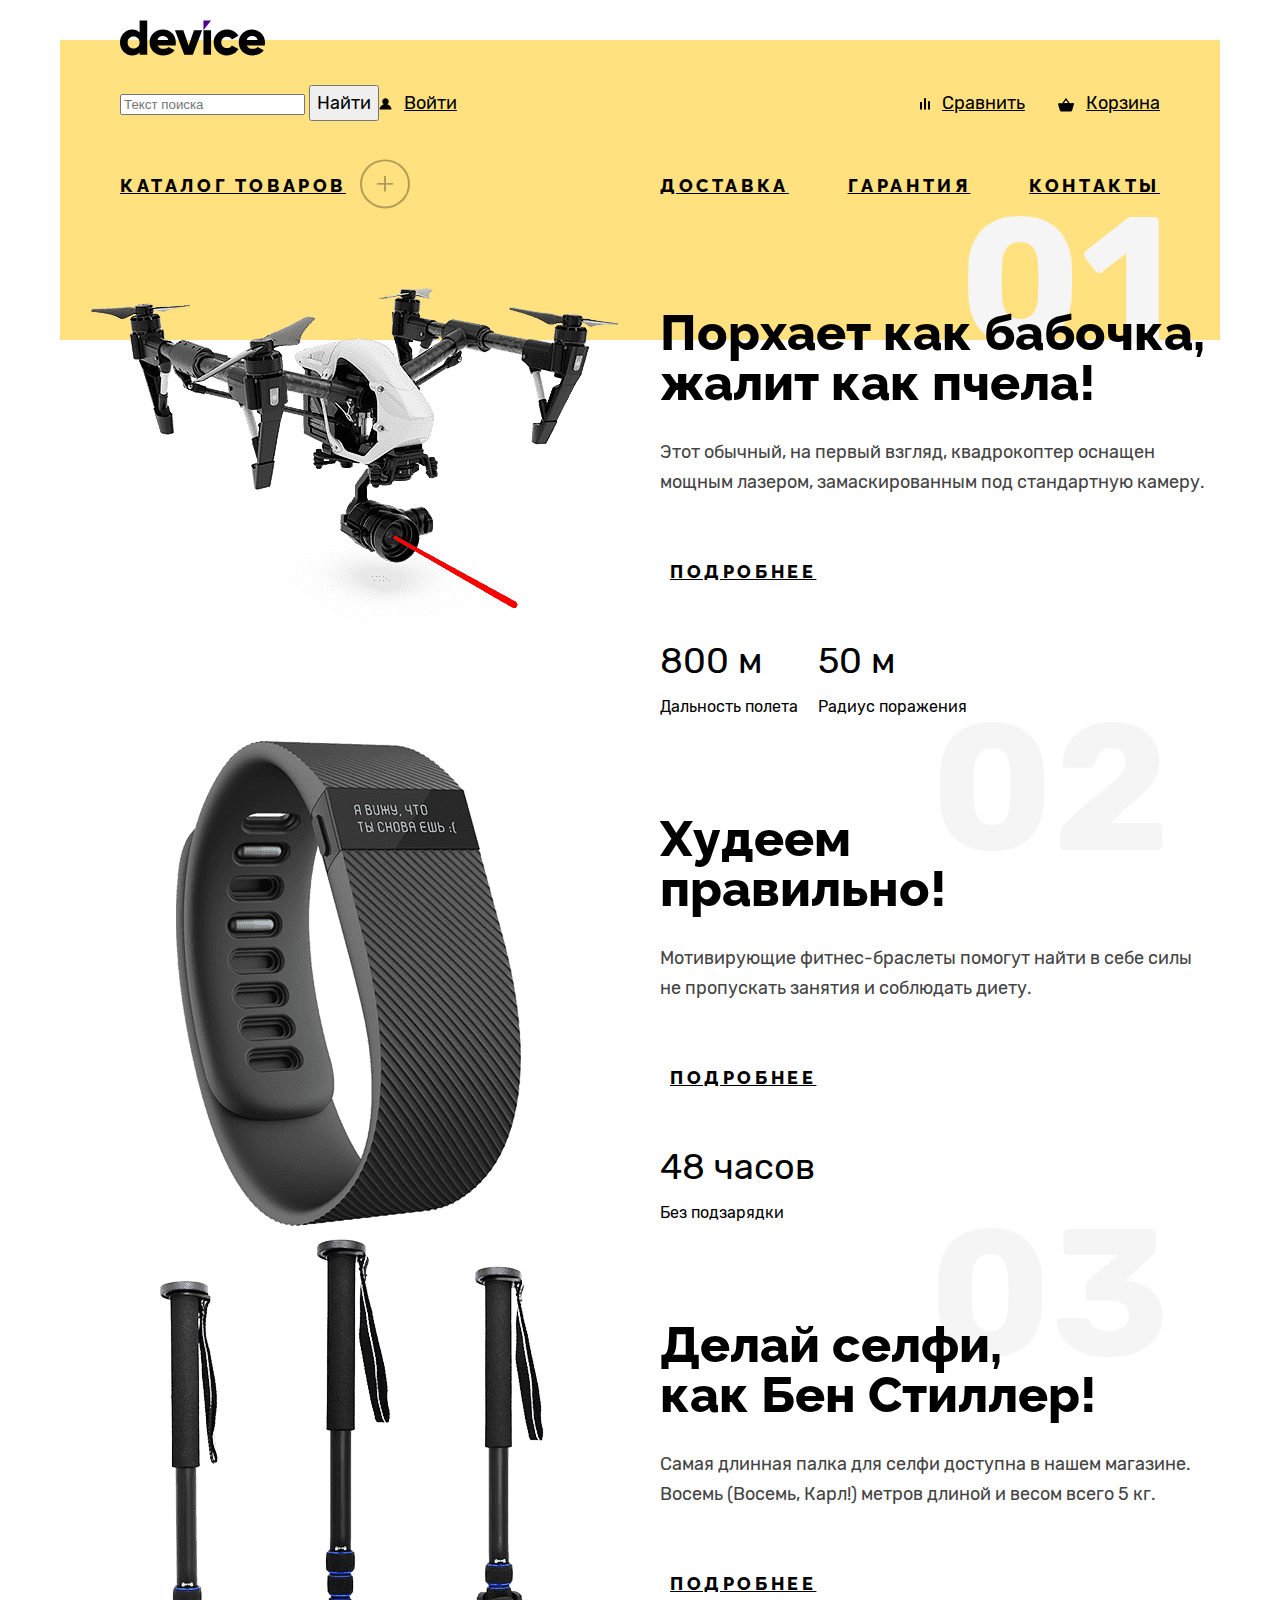
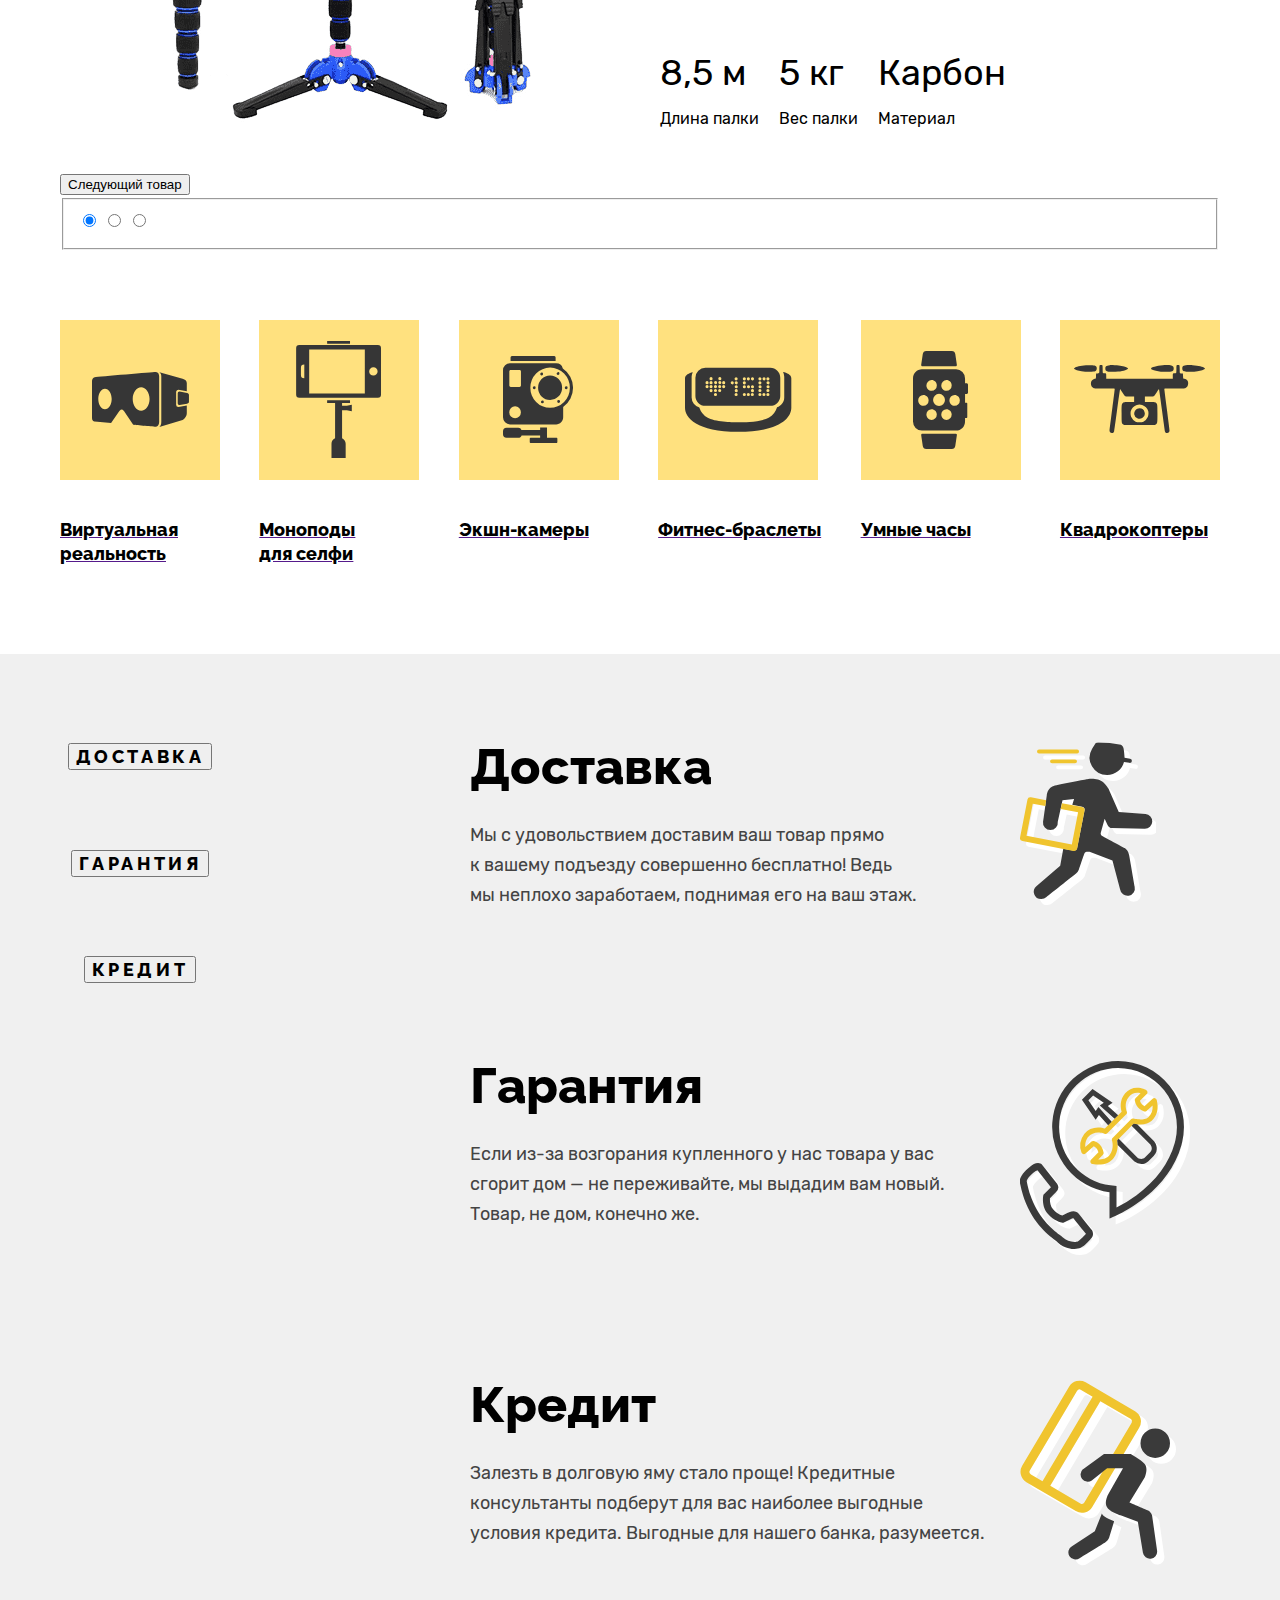
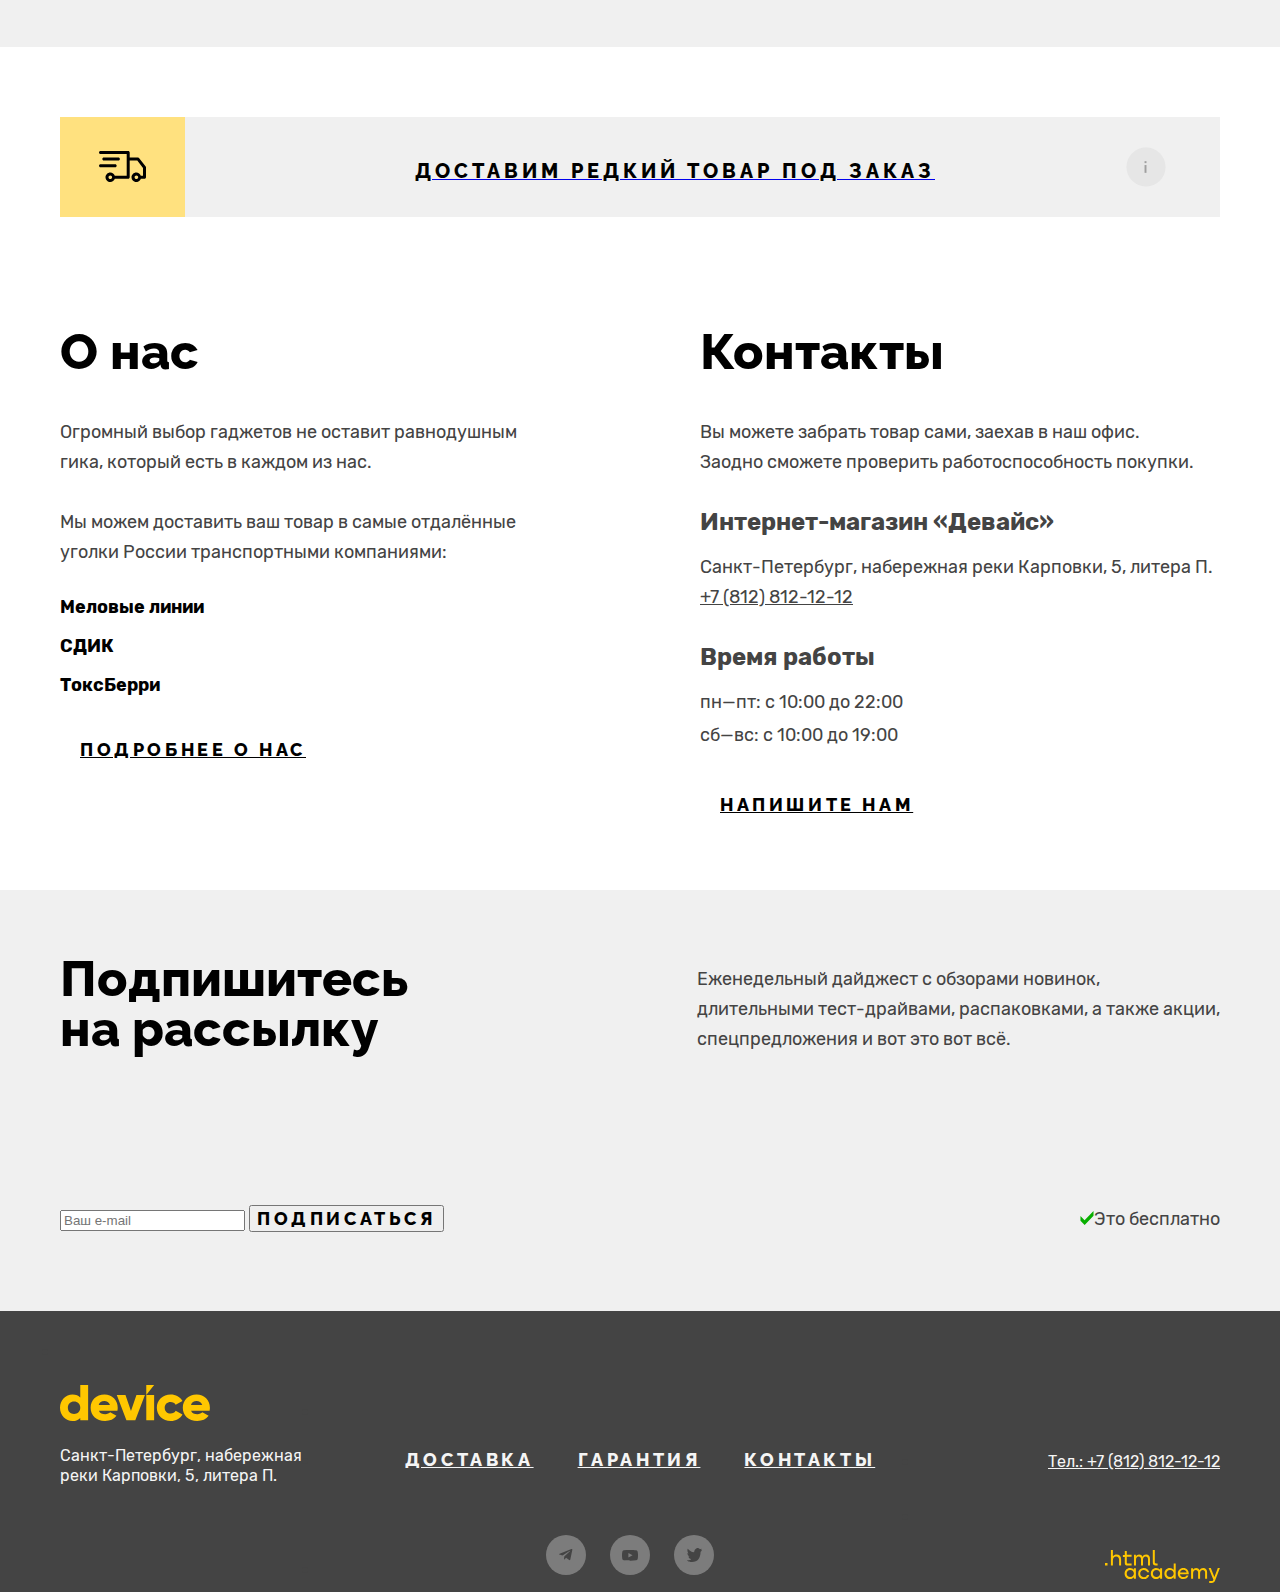
<file: 7/index.html>
<!DOCTYPE html>
<html lang="ru">

<head>
  <meta charset="utf-8">
  <title>HTML Academy: Девайс</title>
  <link rel="stylesheet" href="styles/styles.css">
  <base href="https://htmlacademy-htmlcss.github.io/2069517-device-34/7/">
</head>

<body>
  <div class="conteiner-body">
    <header class="page-header">
      <!--  <h1 class="visually-hidden">Магазин Девайс</h1> -->
      <nav class="navigation">
        <a><img class="logo" src="images/logo-head.svg" width="145" height="36" alt="логотип Девайс"></a>
        <div class="navigation-container">
          <ul class="navigation-user">
            <li class="navigation-item">
              <form action="https://echo.htmlacademy.ru/" method="POST">
                <label><input type="search" placeholder="Текст поиска" name="search-date"></label>
                <button class="navigation-link-head" type="submit">Найти</button>
              </form>
            </li>
            <li class="navigation-item">
              <img class="icon-head" src="images/login-enter.svg" width="13" height="12" alt="лого входа">
              <a class="navigation-link-head" href="#">Войти</a>
            </li>
          </ul>
          <ul class="navigation-cart">
            <li class="navigation-item">
              <img class="icon-head" src="images/logo-compare.svg" width="10" height="12" alt="лого сравнить">
              <a class="navigation-link-head" href="#">Сравнить</a>
            </li>
            <li class="navigation-item">
              <img class="icon-head" src="images/logo-cart.svg" width="16" height="14" alt="лого корзина">
              <a class="navigation-link-head" href="#">Корзина</a>
            </li>
          </ul>
        </div>
        <div class="navigation-list-catalog-container">
          <ul class="navigation-list-catalog">
            <li class="navigation-item">
              <a class="navigation-link" href="catalog.html">Каталог товаров</a>
            </li>
            <img class="catalog-plus" src="images/catalog-logo-plus.svg" width="50" height="50" alt="плюсик">
          </ul>
          <ul class="navigation-warranty-contacts-link">
            <li class="navigation-item">
              <a class="navigation-link" href="delivery.html">Доставка</a>
            </li>
            <li class="navigation-item">
              <a class="navigation-link" href="warranty.html">Гарантия</a>
            </li>
            <li class="navigation-item">
              <a class="navigation-link" href="contacts.html">Контакты</a>
            </li>
          </ul>
        </div>
      </nav>
    </header>
    <main class="main-container main-index">
      <div class="page-container-index">
        <div class="save-back">
          <section class="slider-gallery-products">
            <!--<h2 class="visually-hidden">Товары</h2>
          <button class="slider-button slider-prev" type="button">
            <span class="visually-hidden">Предыдущий товар</span>
          </button>-->
            <div class="slider-products">
              <div class="slider-products-one">
                <h2 class="visually-hidden slider-products-img"><img src="images/slider-quadrocopter.png" width="560"
                    height="560" alt="quadrocopter-big"></h2>
                <div class="products-info-list">
                  <ul class="products-list">
                    <li class="products-items">
                      <h3 class="products-number">01</h3>
                      <div class="products-description-more">
                        <h4 class="products-description-tagline">Порхает как бабочка,<br> жалит как пчела!</h4>
                        <p class="products-description">Этот обычный, на первый взгляд, квадрокоптер оснащен <br> мощным
                          лазером, замаскированным под стандартную камеру.
                        </p>
                      </div>
                    </li>
                  </ul>
                  <a class="slider-gallery quadrocopter" href="">Подробнее</a>
                  <ul class="products-more-list">
                    <li class="products-items">
                      <h5 class="products-title">800 м</h5>
                      <p class="products-exactly">Дальность полета</p>
                    </li>
                    <li class="products-items">
                      <h5 class="products-title">50 м</h5>
                      <p class="products-exactly">Радиус поражения</p>
                    </li>
                  </ul>
                </div>
              </div>
              <div class="slider-products-one">
                <h2 class="visually-hidden slider-products-img"><img src="images/slider-fitnes-bracelet.png" width="560"
                    height="560" alt="fitnes bracelet"></h2>
                <div class="products-info-list">

                  <ul class="products-list">
                    <li class="products-items">
                      <h3 class="products-number">02</h3>
                      <div class="products-description-more">
                        <h4 class="products-description-tagline">Худеем <br> правильно!</h4>
                        <p class="products-description">Мотивирующие фитнес-браслеты помогут найти в себе силы <br> не
                          пропускать занятия и соблюдать диету.</p>
                      </div>
                    </li>
                  </ul>
                  <a class="slider-gallery fitnes" href="">Подробнее</a>
                  <ul class="products-more-list">
                    <li class="products-items">
                      <h5 class="products-title">48 часов</h5>
                      <p class="products-exactly">Без подзарядки</p>
                    </li>
                  </ul>
                </div>
              </div>
              <div class="slider-products-one">
                <h2 class="visually-hidden slider-products-img"><img src="images/slider-monopod.png" width="560"
                    height="560" alt="monopod">
                </h2>
                <div class="products-info-list">
                  <ul class="products-list">
                    <li class="products-items">
                      <h3 class="products-number">03</h3>
                      <div class="products-description-more">
                        <h4 class="products-description-tagline">Делай селфи, <br> как Бен Стиллер! </h4>
                        <p class="products-description">Самая длинная палка для селфи доступна в нашем магазине. <br>
                          Восемь
                          (Восемь, Карл!) метров длиной и весом всего 5 кг.
                        </p>
                      </div>
                    </li>
                  </ul>
                  <a class="slider-gallery monopod" href="">Подробнее</a>
                  <ul class="products-more-list">
                    <li class="products-items">
                      <h5 class="products-title">8,5 м</h5>
                      <p class="products-exactly">Длина палки</p>
                    </li>
                    <li class="products-items">
                      <h5 class="products-title">5 кг</h5>
                      <p class="products-exactly">Вес палки</p>
                    </li>
                    <li class="products-items">
                      <h5 class="products-title">Карбон</h5>
                      <p class="products-exactly">Материал</p>
                    </li>
                  </ul>
                </div>
              </div>
            </div>
            <button class="slider-button slider-next" type="button">
              <span class="visually-hidden">Следующий товар</span>
            </button>
            <fieldset class="slider-products-button">
              <input class="slider-products-button" type="radio" name="slider-radio-123" checked>
              <input class="slider-products-button" type="radio" name="slider-radio-123">
              <input class="slider-products-button" type="radio" name="slider-radio-123">
            </fieldset>
          </section>
          <section class="categories">
            <!-- <h2 class="visually-hidden">категории товаров</h2> -->
            <ul class="categories-list">
              <li class="categories-items">
                <a class="categories-virtual" href="">
                  <div class="back-categories"><img src="images/logo-categories/Vector.svg" width="97" height="55"
                      alt="виртуальная реальность">
                  </div>
                  <p class="categories-description">Виртуальная <br> реальность</p>
                </a>
              </li>
              <li class="categories-items">
                <a class="categories-monopod" href="">
                  <div class="back-categories"><img src="images/logo-categories/Vector-1.svg" width="86" height="117"
                      alt="моноподы для селфи">
                  </div>
                  <p class="categories-description">Моноподы <br> для селфи</p>
                </a>
              </li>
              <li class="categories-items">
                <a class="categories-action" href="">
                  <div class="back-categories"><img src="images/logo-categories/Vector-2.svg" width="71" height="87"
                      alt="экшн-камеры">
                  </div>
                  <p class="categories-description">Экшн-камеры</p>
                </a>
              </li>
              <li class="categories-items">
                <a class="categories-fitnes" href="">
                  <div class="back-categories"><img src="images/logo-categories/Vector-3.svg" width="107" height="65"
                      alt="фитнес-браслеты">
                  </div>
                  <p class="categories-description">Фитнес-браслеты</p>
                </a>
              </li>
              <li class="categories-items">
                <a class="categories-watch" href="">
                  <div class="back-categories"><img src="images/logo-categories/Vector-4.svg" width="56" height="98"
                      alt="умные часы">
                  </div>
                  <p class="categories-description">Умные часы</p>
                </a>
              </li>
              <li class="categories-items">
                <a class="categories-quadrocopter-" href="">
                  <div class="back-categories"><img src="images/logo-categories/Vector-5.svg" width="132" height="69"
                      alt="квадрокоптеры">
                  </div>
                  <p class="categories-description">Квадрокоптеры</p>
                </a>
              </li>
            </ul>
          </section>
        </div>
        <div class="services-back">
          <section class="services-slider">
            <!-- <h2 class="visually-hidden">Сервис</h2> -->
            <div class="services-more">
              <div class="servis-button-slider">
                <button class="services-button" type="button">доставка</button>
                <button class="services-button" type="button">гарантия</button>
                <button class="services-button" type="button">кредит</button>
              </div>
              <ul class="services-slider-list">
                <li class="services-slider-item-delivery slider-delivery">
                  <div class="services-delivery">
                    <h3 class="services-title">Доставка</h3>
                    <p class="services-description">Мы с удовольствием доставим ваш товар прямо <br> к вашему подъезду
                      совершенно бесплатно! Ведь <br> мы неплохо заработаем, поднимая его на ваш этаж.</p>
                  </div>
                  <div class="services">
                    <img src="images/services-postman.svg" width="136" height="164" alt="логотип доставщик">
                  </div>
                </li>
                <li class="services-slider-item-delivery slider-delivery">
                  <div class="services-delivery">
                    <h3 class="services-title">Гарантия</h3>
                    <p class="services-description">Если из-за возгорания купленного у нас товара у вас <br>
                      сгорит дом — не переживайте, мы выдадим вам новый. <br> Товар, не дом, конечно же.</p>
                  </div>
                  <div class="services">
                    <img src="images/services-guarantee.svg" width="171" height="195" alt="логотип гарантия">
                  </div>
                </li>
                <li class="services-slider-item-delivery slider-delivery">
                  <div class="services-delivery">
                    <h3 class="services-title">Кредит</h3>
                    <p class="services-description">Залезть в долговую яму стало проще! Кредитные <br> консультанты
                      подберут для
                      вас наиболее выгодные <br> условия кредита. Выгодные для нашего банка, разумеется.</p>
                  </div>
                  <div class="services">
                    <img src="images/services-credit.svg" width="156" height="188" alt="логотип кабала">
                  </div>
              </ul>
            </div>
          </section>
        </div>
        <section class="services-order-more">
          <div class="services-order-item-container">
            <ul class="services-order-item">
              <li class="services-order-postcar">
                <img src="images/services-postcar.svg" width="47" height="31" alt="логотип машина доставки">
              </li>
            </ul>
            <ul class="service-link-more">
              <li class="service-link">
                <a class="services-order-view" href="delivery.html">
                  <span class="services-order-text">Доставим редкий товар под заказ</span>
                </a>
              </li>
            </ul>
            <ul class="service-link-sing">
              <li class="service-link service-sing">
                <img src="images/services-i.svg" width="40" height="40" alt="восклицательный знак">
              </li>
            </ul>
          </div>
        </section>
        <section class="contacts">
          <ul class="contacts-more-list">
            <li class="contacts-item">
              <h2 class="contacts-title">О нас</h2>
              <p class="contacts-description-text">Огромный выбор гаджетов не оставит равнодушным <br> гика, который
                есть в каждом из нас.</p>
              <p class="contacts-description-text">Мы можем доставить ваш товар в самые отдалённые <br> уголки России
                транспортными компаниями:</p>
              <div class="contacts-tc-item">
                <p class="contacts-tc">Меловые линии</p>
                <p class="contacts-tc">СДИК</p>
                <p class="contacts-tc">ТоксБерри</p>
              </div>
              <a class="contacts-more" href="#">Подробнее о нас</a>
            </li>
            <li class="contacts-item">
              <h3 class="contacts-title">Контакты</h3>
              <p class="contacts-description-text">Вы можете забрать товар сами, заехав в наш офис. <br> Заодно сможете
                проверить работоспособность покупки. </p>
              <h4 class="contacts-name">Интернет-магазин «Девайс»</h4>
              <p class="contacts-description-text">Санкт-Петербург, набережная реки Карповки, 5, литера П.
                <a class="contacts-phone" href="tel:+78128121212">+7 (812) 812-12-12</a>
              </p>
              <h5 class="contacts-name time-work">Время работы</h5>
              <div class="contacts-tc-item">
                <p class="contacts-time-work">пн—пт: с 10:00 до 22:00</p>
                <p class="contacts-time-work">сб—вс: с 10:00 до 19:00</p>
              </div>
              <a class="contacts-more" href="#">Напишите нам</a>
            </li>
          </ul>
        </section>
        <div class="back-subscription">
          <section class="subscription">
            <ul class="subscription-list">
              <li class="subscription-title-more">
                <h2 class="subscription-title">Подпишитесь <br> на рассылку</h2>
                <p class="subscription-description-text">Еженедельный дайджест с обзорами новинок, <br>
                  длительными тест-драйвами, распаковками, а также акции, <br> спецпредложения и вот это вот всё.
                </p>
              </li>
              <li class="subscription-title-more">
                <div class="subscription-title-more-link">
                  <form action="https://echo.htmlacademy.ru/" method="POST">
                    <label><input type="email" placeholder="Ваш e-mail" name="subscription-date"></label>
                    <button class="form-email-button" type="submit">Подписаться</button>
                  </form>
                </div>
                <p class="subscription-this">
                  <img class="subscription-icon" src="images/subscription-check-mark.svg" width="14" height="14"
                    alt="лого галочка">Это бесплатно
                </p>
              </li>
            </ul>
          </section>
        </div>
      </div>
    </main>
    <footer class="page-footer">
      <div class="bottom-page">
        <ul class="page-footer-title">
          <li class="footer-delivery-warranty-contacts-item">
            <h2 class="visually-hidden">Магазин Девайс</h2>
            <a><img class="logo-footer" src="images/logo-footer.svg" width="150" height="36" alt="логотип Девайс"></a>
            <p class="page-footer-title-address">Санкт-Петербург, набережная <br> реки Карповки, 5, литера П.</p>
          </li>
        </ul>
        <ul class="page-footer-title footer-delivery-warranty-contacts-list">
          <li>
            <h2 class="visually-hidden">доставка гарантия контакты</h2>
          </li>
          <li class="footer-delivery-warranty-contacts-item">
            <a class="footer-delivery-warranty-contacts-link" href="delivery.html">Доставка</a>
            <a class="footer-delivery-warranty-contacts-link" href="warranty.html">Гарантия</a>
            <a class="footer-delivery-warranty-contacts-link" href="contacts.html">Контакты</a>
          </li>
          <li class="footer-delivery-warranty-contacts-item">
            <div class="footer-delivery-warranty-contacts-item-soc">
              <a class="footer-delivery-warranty-contacts-socnetwork-link" href="https://t.me/htmlacademy"><img
                  src="images/logo-telegramm.svg" width="40" height="40" alt="telegramm"></a>
              <a class="footer-delivery-warranty-contacts-socnetwork-link"
                href="https://www.youtube.com/user/htmlacademyru"><img src="images/logo-youtube.svg" width="40"
                  height="40" alt="youtube"></a>
              <a class="footer-delivery-warranty-contacts-socnetwork-link"
                href="https://twitter.com/htmlacademy_ru"><img src="images/logo-twitter.svg" width="40" height="40"
                  alt="twitter"></a>
            </div>
          </li>
        </ul>
        <ul class="page-footer-title footer-delivery-warranty-contacts-logo-list">
          <li class="footer-delivery-warranty-contacts-item">
            <a class="footer-phone-link" href="tel:+78128121212">Тел.: +7 (812) 812-12-12</a>
          </li>
          <li class="footer-delivery-warranty-contacts-item">
            <h2 class="visually-hidden">logo htmlacademy</h2>
            <a class="footer-phone-logohtmlacademy-link" href="https://htmlacademy.ru"><img
                class="footer-phone-logohtmlacademy" src="images/logo-htmlacademy.svg" width="115" height="33"
                alt="логотип htmlacademyfooter"></a>
          </li>
        </ul>
      </div>
    </footer>
  </div>
</body>

</html>
</file>
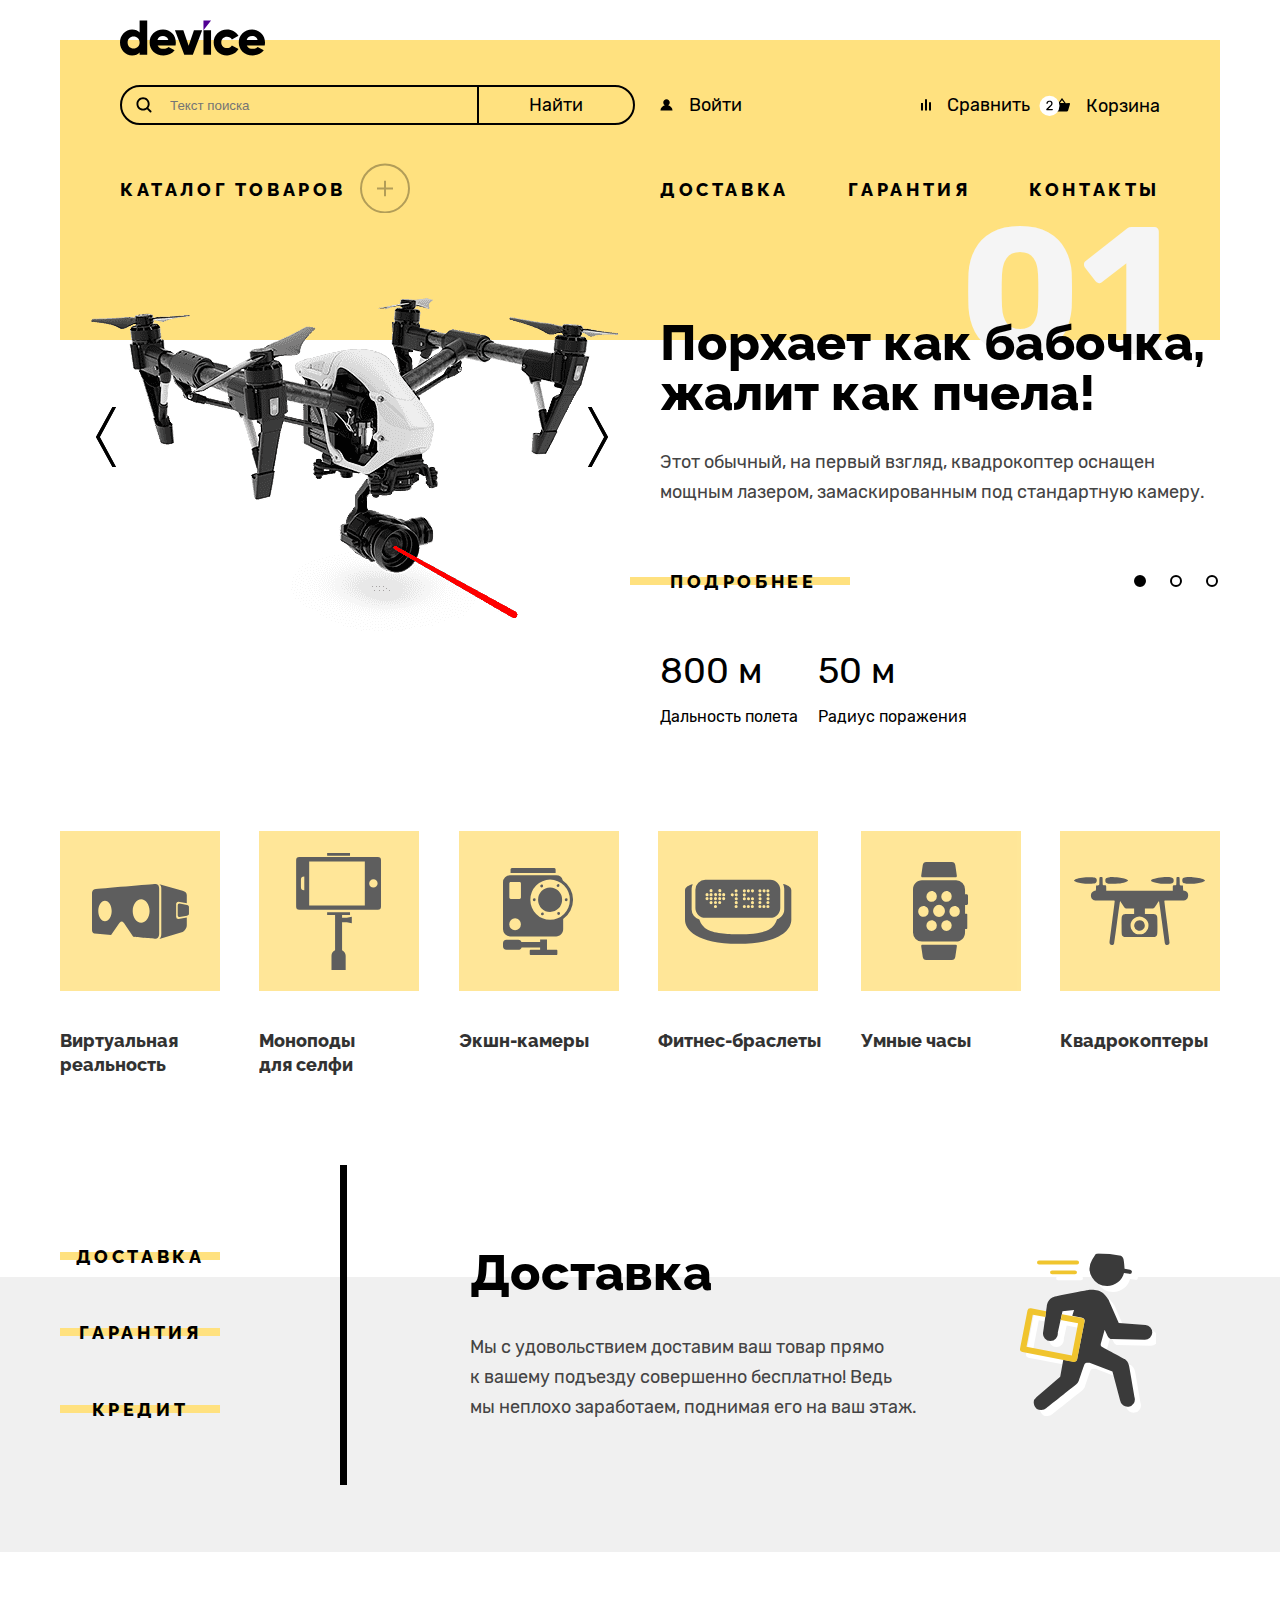
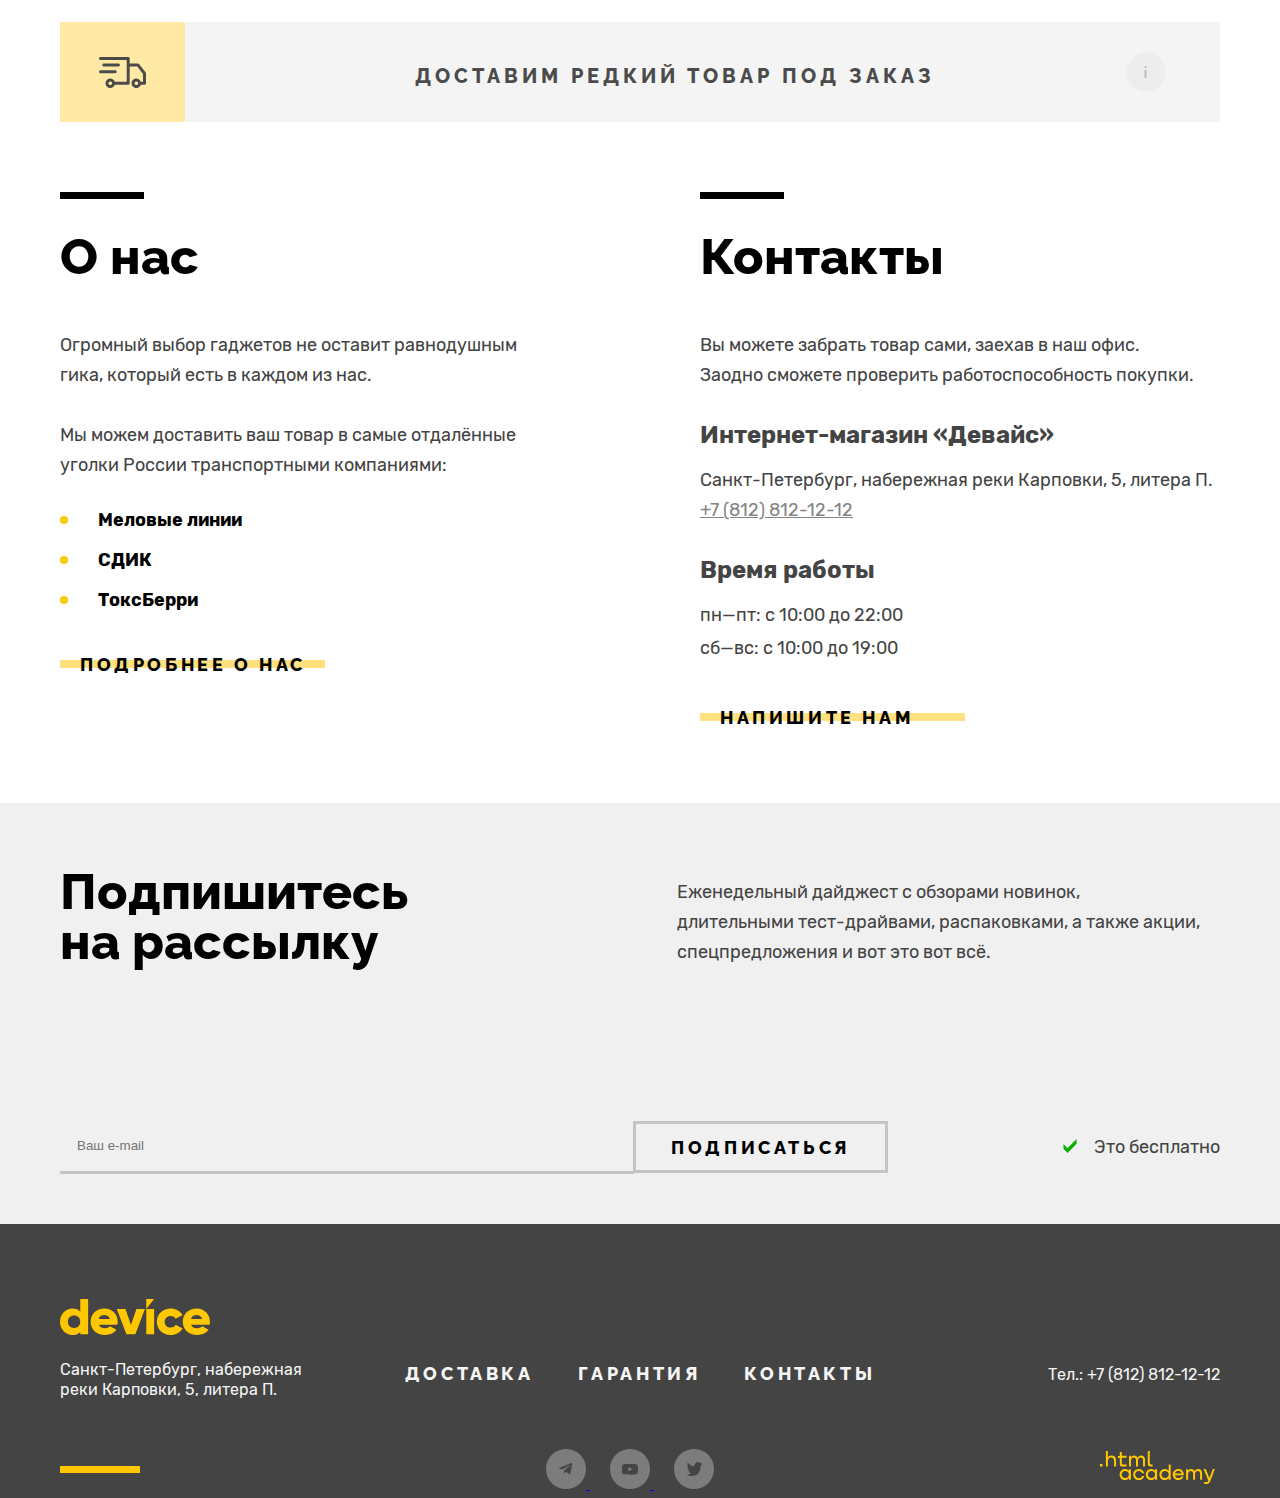
<file: 8/index.html>
<!DOCTYPE html>
<html lang="ru">

<head>
  <meta charset="utf-8">
  <title>HTML Academy: Девайс</title>
  <link rel="stylesheet" href="styles/styles.css">
  <base href="https://htmlacademy-htmlcss.github.io/2069517-device-34/8/">
</head>

<body>
  <div class="conteiner-body">
    <header class="page-header">
      <!--  <h1 class="visually-hidden">Магазин Девайс</h1> -->
      <nav class="navigation">
        <a><img class="logo" src="images/logo-head.svg" width="145" height="36" alt="логотип Девайс"></a>
        <div class="navigation-container">
          <ul class="navigation-user">
            <li class="navigation-item search-conteiner">
              <form action="https://echo.htmlacademy.ru/" method="POST">
                <label>
                  <img class="srch-glass" src="images/srchglass.svg" width="16" height="16" alt="лупа">
                  <input class="button-search-side-checkin" type="search" placeholder="Текст поиска" name="search-date">
                </label>
                <button class="navigation-link-head button-search-side" type="submit">Найти</button>
              </form>
            </li>
            <li class="navigation-item-checkin">
              <img class="icon-head" src="images/login-enter.svg" width="13" height="12" alt="лого входа">
              <a class="navigation-link-head" href="#">Войти</a>
            </li>
          </ul>
          <ul class="navigation-cart">
            <li class="navigation-item">
              <img class="icon-head" src="images/logo-compare.svg" width="10" height="12" alt="лого сравнить">
              <a class="navigation-link-head" href="#">Сравнить</a>
            </li>
            <li class="navigation-item">
              <img class="cart-amount" src="images/cart-amount.svg" width="21" height="21" alt="лого корзина">
              <img class="icon-head" src="images/logo-cart.svg" width="16" height="14" alt="лого корзина">
              <a class="navigation-link-head" href="#">Корзина</a>
            </li>
          </ul>
        </div>
        <div class="navigation-list-catalog-container">
          <ul class="navigation-list-catalog">
            <li class="navigation-item">
              <a class="navigation-link" tabindex="0" href="catalog.html">Каталог товаров</a>
              <svg class="catalog-plus" width="50" height="50"></svg>
            </li>

          </ul>
          <ul class="navigation-warranty-contacts-link">
            <li class="navigation-item">
              <a class="navigation-link" href="delivery.html">Доставка</a>
            </li>
            <li class="navigation-item">
              <a class="navigation-link" href="warranty.html">Гарантия</a>
            </li>
            <li class="navigation-item">
              <a class="navigation-link" href="contacts.html">Контакты</a>
            </li>
          </ul>
        </div>
      </nav>
    </header>
    <main class="main-container main-index">
      <div class="page-container-index">
        <div class="save-back">
          <section class="slider-gallery-products">
            <!--<h2 class="visually-hidden">Товары</h2>-->
            <div class="slider-products">
              <div class="slider-products-one">
                <h2 class="visually-hidden slider-products-img"><img src="images/slider-quadrocopter.png" width="560"
                    height="560" alt="quadrocopter-big"></h2>
                <div class="products-info-list">
                  <ul class="products-list">
                    <li class="products-items">
                      <h3 class="products-number">01</h3>
                      <div class="products-description-more">
                        <h4 class="products-description-tagline">Порхает как бабочка,<br> жалит как пчела!</h4>
                        <p class="products-description">Этот обычный, на первый взгляд, квадрокоптер оснащен <br> мощным
                          лазером, замаскированным под стандартную камеру.
                        </p>
                      </div>
                    </li>
                  </ul>
                  <div class="slider-gallery-line-yellow">
                    <a class="slider-gallery quadrocopter" href="">Подробнее</a>
                    <div class="inline" tabindex="0"></div>
                  </div>
                  <ul class="products-more-list">
                    <li class="products-items">
                      <h5 class="products-title">800 м</h5>
                      <p class="products-exactly">Дальность полета</p>
                    </li>
                    <li class="products-items">
                      <h5 class="products-title">50 м</h5>
                      <p class="products-exactly">Радиус поражения</p>
                    </li>
                  </ul>
                </div>
              </div>
              <!--<div class="slider-products-one">
                <h2 class="visually-hidden slider-products-img"><img src="images/slider-fitnes-bracelet.png" width="560"
                    height="560" alt="fitnes bracelet"></h2>
                <div class="products-info-list">

                  <ul class="products-list">
                    <li class="products-items">
                      <h3 class="products-number">02</h3>
                      <div class="products-description-more">
                        <h4 class="products-description-tagline">Худеем <br> правильно!</h4>
                        <p class="products-description">Мотивирующие фитнес-браслеты помогут найти в себе силы <br> не
                          пропускать занятия и соблюдать диету.</p>
                      </div>
                    </li>
                  </ul>
                  <a class="slider-gallery fitnes" href="">Подробнее</a>
                  <ul class="products-more-list">
                    <li class="products-items">
                      <h5 class="products-title">48 часов</h5>
                      <p class="products-exactly">Без подзарядки</p>
                    </li>
                  </ul>
                </div>
              </div>
              <div class="slider-products-one">
                <h2 class="visually-hidden slider-products-img"><img src="images/slider-monopod.png" width="560"
                    height="560" alt="monopod">
                </h2>
                <div class="products-info-list">
                  <ul class="products-list">
                    <li class="products-items">
                      <h3 class="products-number">03</h3>
                      <div class="products-description-more">
                        <h4 class="products-description-tagline">Делай селфи, <br> как Бен Стиллер! </h4>
                        <p class="products-description">Самая длинная палка для селфи доступна в нашем магазине. <br>
                          Восемь
                          (Восемь, Карл!) метров длиной и весом всего 5 кг.
                        </p>
                      </div>
                    </li>
                  </ul>
                  <a class="slider-gallery monopod" href="">Подробнее</a>
                  <ul class="products-more-list">
                    <li class="products-items">
                      <h5 class="products-title">8,5 м</h5>
                      <p class="products-exactly">Длина палки</p>
                    </li>
                    <li class="products-items">
                      <h5 class="products-title">5 кг</h5>
                      <p class="products-exactly">Вес палки</p>
                    </li>
                    <li class="products-items">
                      <h5 class="products-title">Карбон</h5>
                      <p class="products-exactly">Материал</p>
                    </li>
                  </ul>
                </div>
              </div>-->
              <button class="slider-button slider-prev button" type="button">
                <img class="triangle-slider" src="images/previous-product.svg" width="20" height="60" alt="previous">
              </button>
              <button class="slider-button slider-next button" type="button">
                <img class="triangle-slider-next" src="images/next-product.svg" width="20" height="60" alt="next">
              </button>
              <div class="slider-products-button-conteiner">
                <img class="slider-products-button" src="images/Ellipse-black-more.svg" width="12" height="12"
                  alt="черная точка">
                <img class="slider-products-button" src="images/Ellipse-black.svg" width="12" height="12"
                  alt="черный круг">
                <img class="slider-products-button" src="images/Ellipse-black.svg" width="12" height="12"
                  alt="черный круг">
              </div>
            </div>
          </section>
          <section class="categories">
            <!-- <h2 class="visually-hidden">категории товаров</h2> -->
            <ul class="categories-list">
              <li class="categories-items">
                <a class="categories-link" href="">
                  <div class="back-categories"><img src="images/logo-categories/Vector.svg" width="97" height="55"
                      alt="виртуальная реальность">
                  </div>
                  <p class="categories-description">Виртуальная <br> реальность</p>
                </a>
              </li>
              <li class="categories-items">
                <a class="categories-link" href="">
                  <div class="back-categories"><img src="images/logo-categories/Vector-1.svg" width="86" height="117"
                      alt="моноподы для селфи">
                  </div>
                  <p class="categories-description">Моноподы <br> для селфи</p>
                </a>
              </li>
              <li class="categories-items">
                <a class="categories-link" href="">
                  <div class="back-categories"><img src="images/logo-categories/Vector-2.svg" width="71" height="87"
                      alt="экшн-камеры">
                  </div>
                  <p class="categories-description">Экшн-камеры</p>
                </a>
              </li>
              <li class="categories-items">
                <a class="categories-link" href="">
                  <div class="back-categories"><img src="images/logo-categories/Vector-3.svg" width="107" height="65"
                      alt="фитнес-браслеты">
                  </div>
                  <p class="categories-description">Фитнес-браслеты</p>
                </a>
              </li>
              <li class="categories-items">
                <a class="categories-link" href="">
                  <div class="back-categories"><img src="images/logo-categories/Vector-4.svg" width="56" height="98"
                      alt="умные часы">
                  </div>
                  <p class="categories-description">Умные часы</p>
                </a>
              </li>
              <li class="categories-items">
                <a class="categories-link" href="">
                  <div class="back-categories"><img src="images/logo-categories/Vector-5.svg" width="132" height="69"
                      alt="квадрокоптеры">
                  </div>
                  <p class="categories-description">Квадрокоптеры</p>
                </a>
              </li>
            </ul>
          </section>
        </div>
        <div class="services-back">
          <section class="services-slider">
            <!-- <h2 class="visually-hidden">Сервис</h2> -->
            <div class="services-more">
              <div class="servis-button-slider">
                <button class="services-button button black-service-one" tabindex="0" type="button">доставка</button>
                <div class="black-touch" tabindex="0"></div>
                <button class="services-button button black-service-two" tabindex="0" type="button">гарантия</button>
                <div class="black-touch" tabindex="0"></div>
                <button class="services-button button black-service-three" tabindex="0" type="button">кредит</button>
                <div class="black-touch" tabindex="0"></div>
                <div class="yellow-line"></div>
                <div class="yellow-linetwo"></div>
                <div class="yellow-linethree"></div>
              </div>
              <div class="black-line"></div>
              <ul class="services-slider-list">
                <li class="services-slider-item-delivery slider-delivery render-slider">
                  <div class="services-delivery">
                    <h3 class="services-title">Доставка</h3>
                    <p class="services-description">Мы с удовольствием доставим ваш товар прямо <br> к вашему подъезду
                      совершенно бесплатно! Ведь <br> мы неплохо заработаем, поднимая его на ваш этаж.</p>
                  </div>
                  <div class="services">
                    <img src="images/services-postman.svg" width="136" height="164" alt="логотип доставщик">
                  </div>
                </li>
                <!--<li class="services-slider-item-delivery slider-delivery">
                  <div class="services-delivery">
                    <h3 class="services-title">Гарантия</h3>
                    <p class="services-description">Если из-за возгорания купленного у нас товара у вас <br>
                      сгорит дом — не переживайте, мы выдадим вам новый. <br> Товар, не дом, конечно же.</p>
                  </div>
                  <div class="services">
                    <img src="images/services-guarantee.svg" width="171" height="195" alt="логотип гарантия">
                  </div>
                </li>
                <li class="services-slider-item-delivery slider-delivery">
                  <div class="services-delivery">
                    <h3 class="services-title">Кредит</h3>
                    <p class="services-description">Залезть в долговую яму стало проще! Кредитные <br> консультанты
                      подберут для
                      вас наиболее выгодные <br> условия кредита. Выгодные для нашего банка, разумеется.</p>
                  </div>
                  <div class="services">
                    <img src="images/services-credit.svg" width="156" height="188" alt="логотип кабала">
                  </div>
                </li>-->
              </ul>
            </div>
          </section>
        </div>
        <section class="services-order-more">
          <div class="services-order-item-container">
            <ul class="services-order-item">
              <li class="services-order-postcar">
                <img src="images/services-postcar.svg" width="47" height="31" alt="логотип машина доставки">
              </li>
            </ul>
            <ul class="service-link-more">
              <li class="service-link">
                <a class="services-order-view" href="delivery.html">
                  <span class="services-order-text">Доставим редкий товар под заказ</span>
                </a>
              </li>
            </ul>
            <ul class="service-link-sing">
              <li class="service-link service-sing">
                <img src="images/services-i.svg" width="40" height="40" alt="восклицательный знак">
              </li>
            </ul>
          </div>
        </section>
        <section class="contacts">
          <ul class="contacts-more-list">
            <li class="contacts-item">
              <div class="black-line-contacts"></div>
              <h2 class="contacts-title">О нас</h2>
              <p class="contacts-description-text">Огромный выбор гаджетов не оставит равнодушным <br> гика, который
                есть в каждом из нас.</p>
              <p class="contacts-description-text">Мы можем доставить ваш товар в самые отдалённые <br> уголки России
                транспортными компаниями:</p>
              <div class="contacts-tc-item">
                <p class="contacts-tc"><img class="ellipse-yellow" src="images/Ellipse-yellow.svg" width="8" height="8"
                    alt="желтая точка">
                  <span>Меловые линии</span>
                </p>
                <p class="contacts-tc"><img class="ellipse-yellow" src="images/Ellipse-yellow.svg" width="8" height="8"
                    alt="желтая точка">
                  <span>СДИК</span>
                </p>
                <p class="contacts-tc"><img class="ellipse-yellow" src="images/Ellipse-yellow.svg" width="8" height="8"
                    alt="желтая точка">
                  <span>ТоксБерри</span>
                </p>
              </div>
              <div class="contacts-more-line">
                <a class="contacts-more" href="#">Подробнее о нас</a>
                <div class="yellow-line-contacts"></div>
              </div>
            </li>
            <li class="contacts-item">
              <div class="black-line-contacts"></div>
              <h3 class="contacts-title">Контакты</h3>
              <p class="contacts-description-text">Вы можете забрать товар сами, заехав в наш офис. <br> Заодно сможете
                проверить работоспособность покупки. </p>
              <h4 class="contacts-name">Интернет-магазин «Девайс»</h4>
              <p class="contacts-description-text">Санкт-Петербург, набережная реки Карповки, 5, литера П.
                <a class="contacts-phone" href="tel:+78128121212">+7 (812) 812-12-12</a>
              </p>
              <h5 class="contacts-name time-work">Время работы</h5>
              <div class="contacts-tc-item">
                <p class="contacts-time-work">пн—пт: с 10:00 до 22:00</p>
                <p class="contacts-time-work">сб—вс: с 10:00 до 19:00</p>
              </div>
              <div class="contacts-more-line">
                <a class="contacts-more" href="#">Напишите нам</a>
                <div class="yellow-line-contacts"></div>
              </div>
            </li>
          </ul>
        </section>
        <div class="back-subscription">
          <section class="subscription">
            <ul class="subscription-list">
              <li class="subscription-title-more">
                <h2 class="subscription-title">Подпишитесь <br> на рассылку</h2>
                <p class="subscription-description-text">Еженедельный дайджест с обзорами новинок, <br>
                  длительными тест-драйвами, распаковками, а также акции, <br> спецпредложения и вот это вот всё.
                </p>
              </li>
              <li class="subscription-title-more">
                <div class="subscription-title-more-link">
                  <form action="https://echo.htmlacademy.ru/" method="POST">
                    <label><input class="enter-mail" type="email" placeholder="Ваш e-mail"
                        name="subscription-date"></label>
                    <button class="form-email-button button" type="submit">Подписаться</button>
                  </form>
                </div>
                <p class="subscription-this"><img class="subscription-icon" src="images/subscription-check-mark.svg"
                    width="14" height="14" alt="лого галочка">Это бесплатно</p>
              </li>
            </ul>
          </section>
        </div>
      </div>
    </main>
    <footer class="page-footer">
      <div class="bottom-page">
        <ul class="page-footer-title">
          <li class="footer-delivery-warranty-contacts-item">
            <h2 class="visually-hidden">Магазин Девайс</h2>
            <a><img class="logo-footer" src="images/logo-footer.svg" width="150" height="36" alt="логотип Девайс"></a>
            <p class="page-footer-title-address">Санкт-Петербург, набережная <br> реки Карповки, 5, литера П.</p>
            <div class="yellow-line-footer"></div>
          </li>
        </ul>
        <ul class="page-footer-title footer-delivery-warranty-contacts-list">
          <li>
            <h2 class="visually-hidden">доставка гарантия контакты</h2>
          </li>
          <li class="footer-delivery-warranty-contacts-item">
            <a class="footer-delivery-warranty-contacts-link" href="delivery.html">Доставка</a>
            <a class="footer-delivery-warranty-contacts-link" href="warranty.html">Гарантия</a>
            <a class="footer-delivery-warranty-contacts-link" href="contacts.html">Контакты</a>
          </li>
          <li class="footer-delivery-warranty-contacts-item">
            <div class="footer-delivery-warranty-contacts-item-soc">
              <a class="footer-delivery-warranty-contacts-socnetwork-link" href="https://t.me/htmlacademy">
                <svg class="logo-telegramm" width="40" height="40"></svg>
              </a>
              <a class="footer-delivery-warranty-contacts-socnetwork-link"
                href="https://www.youtube.com/user/htmlacademyru">
                <svg class="logo-youtube" width="40" height="40"></svg>
              </a>
              <a class="footer-delivery-warranty-contacts-socnetwork-link" href="https://twitter.com/htmlacademy_ru">
                <svg class="logo-twitter" width="40" height="40"></svg>
              </a>
            </div>
          </li>
        </ul>
        <ul class="page-footer-title footer-delivery-warranty-contacts-logo-list">
          <li class="footer-delivery-warranty-contacts-item">
            <a class="footer-phone-link" href="tel:+78128121212">Тел.: +7 (812) 812-12-12</a>
          </li>
          <li class="footer-delivery-warranty-contacts-item">
            <h2 class="visually-hidden">logo htmlacademy</h2>
            <a class="footer-phone-logohtmlacademy-link" href="https://htmlacademy.ru">
              <svg class="footer-phone-logohtmlacademy" width="115" height="33"></svg>
            </a>
          </li>
        </ul>
      </div>
    </footer>
  </div>
</body>

</html>
</file>
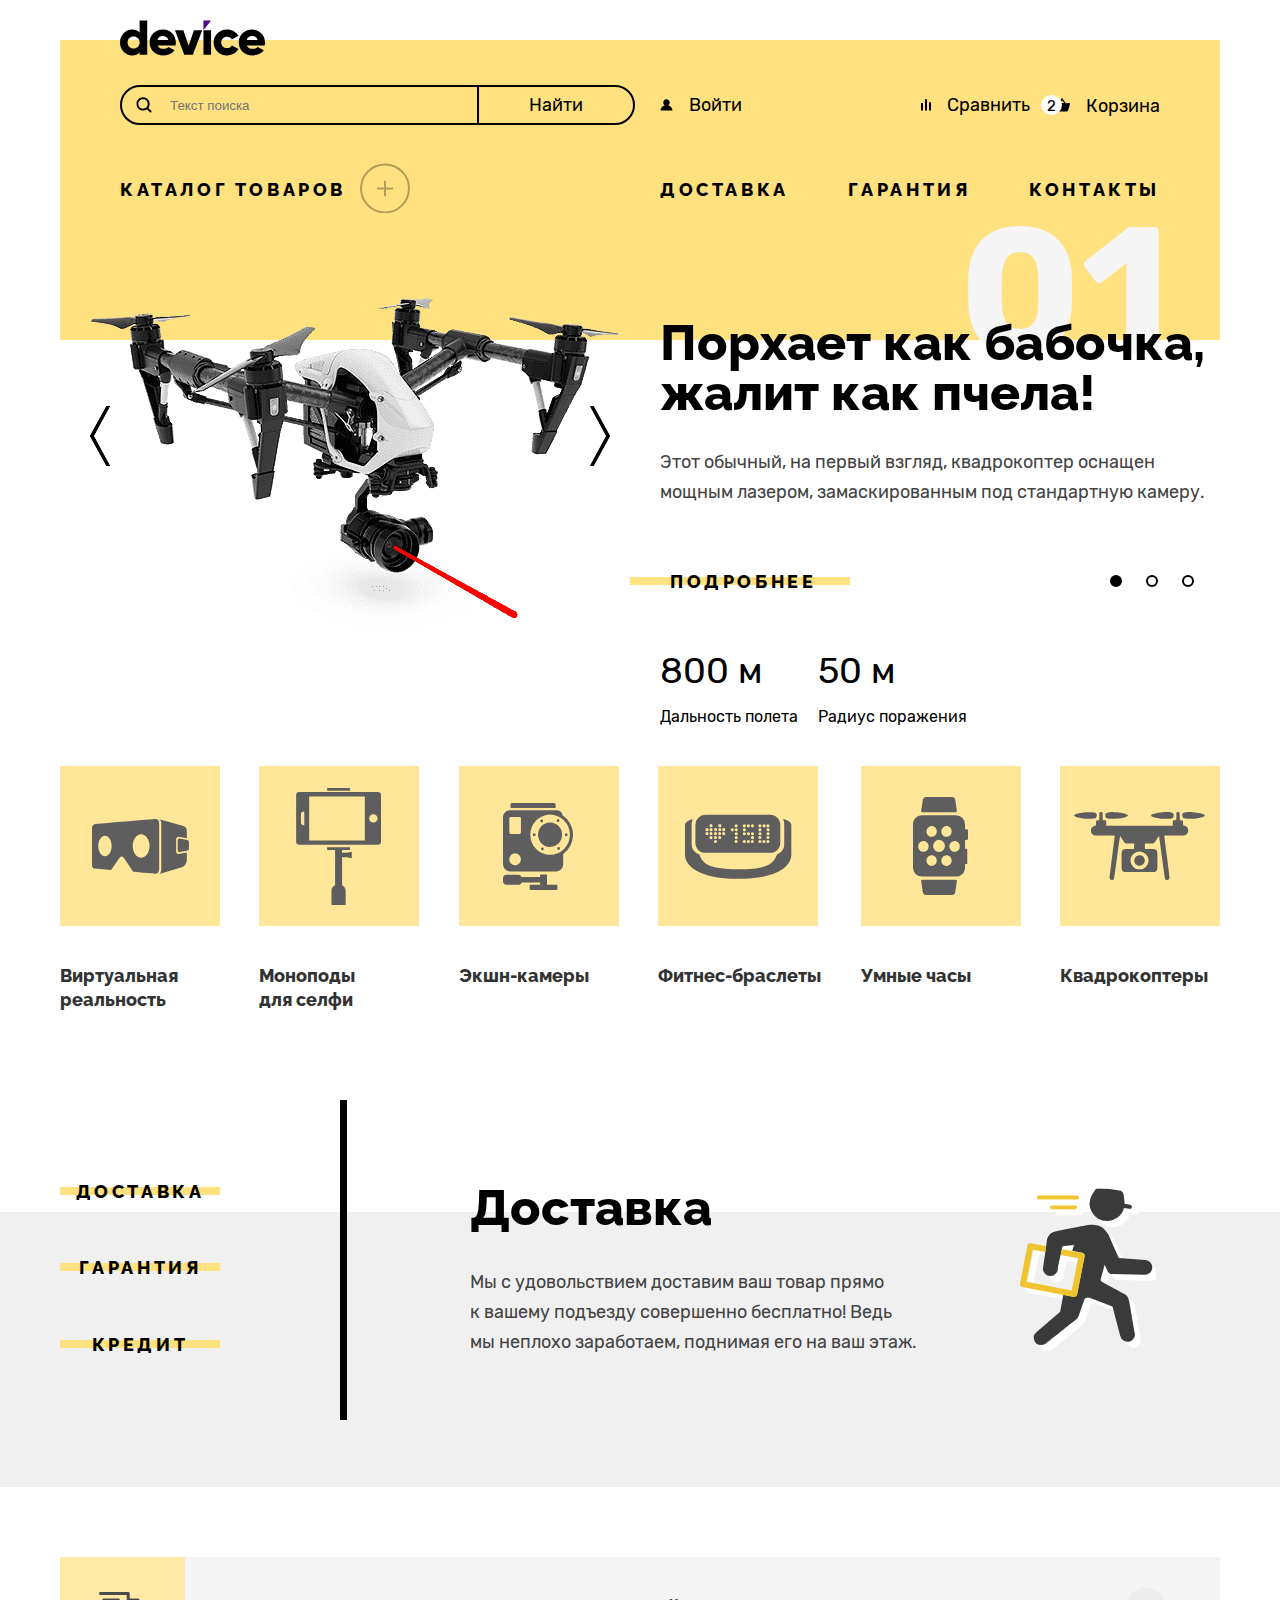
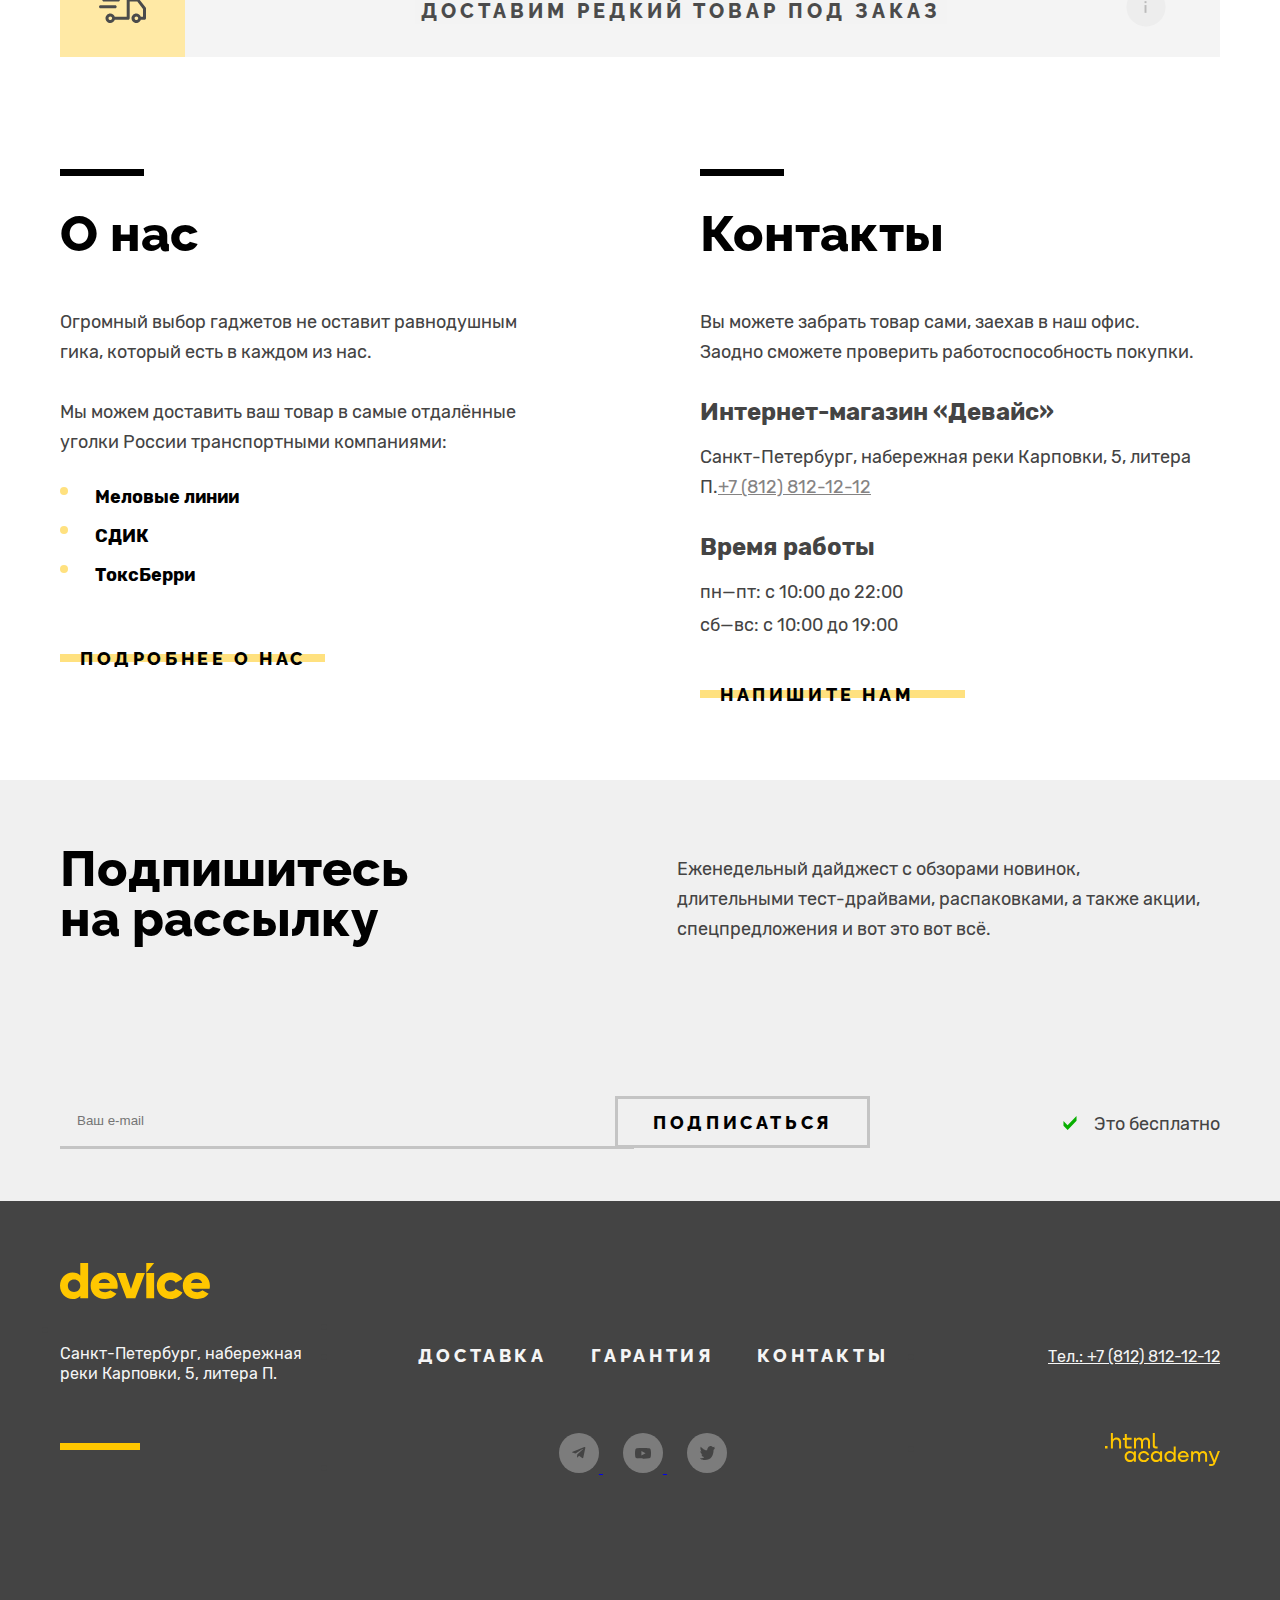
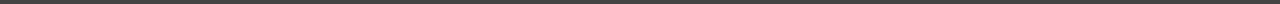
<file: 9/index.html>
<!DOCTYPE html>
<html lang="ru">

<head>
  <meta charset="utf-8">
  <title>HTML Academy: Девайс</title>
  <link rel="stylesheet" href="styles/styles.css">
  <base href="https://htmlacademy-htmlcss.github.io/2069517-device-34/9/">
</head>

<body>
  <div class="conteiner-body">
    <header class="page-header">
      <!--  <h1 class="visually-hidden">Магазин Девайс</h1> -->
      <nav class="navigation">
        <a><img class="logo" src="images/logo-head.svg" width="145" height="36" alt="логотип Девайс"></a>
        <div class="navigation-container">
          <ul class="navigation-user">
            <li class="navigation-item search-conteiner">
              <form action="https://echo.htmlacademy.ru/" method="POST">
                <label>
                  <img class="srch-glass" src="images/srchglass.svg" width="16" height="16" alt="лупа">
                  <input class="button-search-side-checkin" type="search" placeholder="Текст поиска" name="search-date">
                </label>
                <button class="navigation-link-head button-search-side" type="submit">Найти</button>
              </form>
            </li>
            <li class="navigation-item-checkin">
              <img class="icon-head" src="images/login-enter-header.svg" width="13" height="12" alt="лого входа">
              <a class="navigation-link-head" href="#">Войти</a>
            </li>
          </ul>
          <ul class="navigation-cart">
            <li class="navigation-item">
              <img class="icon-head" src="images/logo-compare.svg" width="10" height="12" alt="лого сравнить">
              <a class="navigation-link-head" href="#">Сравнить</a>
            </li>
            <li class="navigation-item">
              <span class="cart-amount-number">2</span>
              <img class="icon-head" src="images/logo-cart.svg" width="16" height="14" alt="лого корзина">
              <a class="navigation-link-head cart-uncover" href="#">Корзина</a>
              <div class="cart-windows">
                <img class="cart-win-triangle" src="images/cart-win-triangle.svg" width="14" height="6">
                <ul class="cart-win-list">
                  <li class="cart-win-link">
                    <a class="cart-visual" href="catalog.html">
                      <img class="cart-win-image" src="images/products/product-1.jpg" width="39" height="43"
                        alt="любительская селфи-палка">
                      <p class="cart-win-text">Любительская селфи-палка</p>
                    </a>
                    <svg class="win-cross" width="10" height="10"></svg>
                  </li>
                  <li class="cart-win-link">
                    <a class="cart-visual" href="catalog.html">
                      <img class="cart-win-image" src="images/products/product-2.jpg" width="39" height="43"
                        alt="профессиональная селфи-палка">
                      <p class="cart-win-text">Профессиональная селфи-палка</p>
                    </a>
                    <svg class="win-cross" width="10" height="10"></svg>
                  </li>
                  <li class="cart-win-link cart-win-amount">
                    <p class="text-cart">Товаров: 2</p>
                    <p class="text-cart">Сумма: 2000 ₽</p>
                  </li>
                  <li class="cart-win-link">
                    <button class="cart-win-button">Открыть корзину</button>
                  </li>
                </ul>
              </div>
            </li>
          </ul>
        </div>
        <div class="navigation-list-catalog-container">
          <ul class="navigation-list-catalog">
            <li class="navigation-item">
              <a class="navigation-link" tabindex="0" href="catalog.html">Каталог товаров
                <svg class="catalog-plus" width="50" height="50"></svg>
              </a>
              <ul class="catalog-window">
                <li class="catalog-win-item">
                  <a class="catalog-win-link" href="catalog.html">Виртуальная реальность</a><br>
                  <a class="catalog-win-link" href="catalog.html">Моноподы для селфи</a><br>
                  <a class="catalog-win-link" href="catalog.html">Экшн-камеры</a>
                </li>
                <li class="catalog-win-item">
                  <a class="catalog-win-link" href="catalog.html">Фитнес-браслеты</a><br>
                  <a class="catalog-win-link" href="catalog.html">Умные часы</a>
                </li>
                <li class="catalog-win-item">
                  <a class="catalog-win-link" href="catalog.html">Квадрокоптеры</a>
                </li>
              </ul>
            </li>
          </ul>
          <ul class="navigation-warranty-contacts-link">
            <li class="navigation-item">
              <a class="navigation-link" href="delivery.html">Доставка</a>
            </li>
            <li class="navigation-item">
              <a class="navigation-link" href="warranty.html">Гарантия</a>
            </li>
            <li class="navigation-item">
              <a class="navigation-link" href="contacts.html">Контакты</a>
            </li>
          </ul>
        </div>
      </nav>
    </header>
    <main class="main-container main-index">
      <div class="page-container-index">
        <div class="save-back">
          <section class="slider-gallery-products">
            <!--<h2 class="visually-hidden">Товары</h2>-->
            <div class="slider-products">
              <div class="slider-products-one win-slider-one">
                <a href="#"><img class="triangle-slider slider-prev" src="images/previous-product.svg" width="20" height="60" alt="previous"></a>
                <a href="#"><img class="triangle-slider-next slider-next" src="images/next-product.svg" width="20" height="60" alt="next"></a>
                <h2 class="slider-products-img"><img src="images/slider-quadrocopter.png" width="560" height="560" alt="quadrocopter-big"></h2>
                <div class="products-info-list">
                  <ul class="products-list">
                    <li class="products-items">
                      <h3 class="products-number">01</h3>
                      <div class="products-description-more">
                        <h4 class="products-description-tagline">Порхает как бабочка,<br> жалит как пчела!</h4>
                        <p class="products-description">Этот обычный, на первый взгляд, квадрокоптер оснащен <br> мощным
                          лазером, замаскированным под стандартную камеру.
                        </p>
                      </div>
                    </li>
                  </ul>
                  <div class="slider-gallery-line-yellow">
                    <a class="slider-gallery quadrocopter" href="">Подробнее</a>
                    <div class="inline" tabindex="0"></div>
                  </div>
                  <ul class="products-more-list">
                    <li class="products-items">
                      <h5 class="products-title">800 м</h5>
                      <p class="products-exactly">Дальность полета</p>
                    </li>
                    <li class="products-items">
                      <h5 class="products-title">50 м</h5>
                      <p class="products-exactly">Радиус поражения</p>
                    </li>
                  </ul>
                </div>
                <div class="slider-products-button-conteiner">
                  <img class="slider-products-button" src="images/Ellipse-black-more.svg" width="12" height="12"  alt="черная точка">
                  <img class="slider-products-button" src="images/Ellipse-black.svg" width="12" height="12"  alt="черный круг">
                  <img class="slider-products-button" src="images/Ellipse-black.svg" width="12" height="12"  alt="черный круг">
                </div>
              </div>
              <div class="slider-products-one win-slider-two">
                <h2 class="visually-hidden slider-products-img"><img src="images/slider-fitnes-bracelet.png" width="560" height="560" alt="fitnes bracelet"></h2>
                <div class="products-info-list">
                  <ul class="products-list">
                    <li class="products-items">
                      <h3 class="products-number">02</h3>
                      <div class="products-description-more">
                        <h4 class="products-description-tagline">Худеем <br> правильно!</h4>
                        <p class="products-description">Мотивирующие фитнес-браслеты помогут найти в себе силы <br> не пропускать занятия и соблюдать диету.</p>
                      </div>
                    </li>
                  </ul>
                  <div class="slider-gallery-line-yellow">
                    <a class="slider-gallery quadrocopter" href="">Подробнее</a>
                    <div class="inline" tabindex="0"></div>
                  </div>
                  <ul class="products-more-list">
                    <li class="products-items">
                      <h5 class="products-title">48 часов</h5>
                      <p class="products-exactly">Без подзарядки</p>
                    </li>
                  </ul>
                </div>
                <img class="triangle-slider slider-prev" src="images/previous-product.svg" width="20" height="60" alt="previous">
                <img class="triangle-slider-next slider-next" src="images/next-product.svg" width="20" height="60" alt="next">
                <div class="slider-products-button-conteiner">
                  <img class="slider-products-button" src="images/Ellipse-black-more.svg" width="12" height="12" alt="черная точка">
                  <img class="slider-products-button" src="images/Ellipse-black.svg" width="12" height="12" alt="черный круг">
                  <img class="slider-products-button" src="images/Ellipse-black.svg" width="12" height="12" alt="черный круг">
                </div>
              </div>
              <div class="slider-products-one win-slider-three">
                <h2 class="visually-hidden slider-products-img"><img src="images/slider-monopod.png" width="560" height="560" alt="monopod">
                </h2>
                <div class="products-info-list">
                  <ul class="products-list">
                    <li class="products-items">
                      <h3 class="products-number">03</h3>
                      <div class="products-description-more">
                        <h4 class="products-description-tagline">Делай селфи, <br> как Бен Стиллер! </h4>
                        <p class="products-description">Самая длинная палка для селфи доступна в нашем магазине. <br> Восемь (Восемь, Карл!) метров длиной и весом всего 5 кг.
                        </p>
                      </div>
                    </li>
                  </ul>
                  <div class="slider-gallery-line-yellow">
                    <a class="slider-gallery quadrocopter" href="">Подробнее</a>
                    <div class="inline" tabindex="0"></div>
                  </div>
                  <ul class="products-more-list">
                    <li class="products-items">
                      <h5 class="products-title">8,5 м</h5>
                      <p class="products-exactly">Длина палки</p>
                    </li>
                    <li class="products-items">
                      <h5 class="products-title">5 кг</h5>
                      <p class="products-exactly">Вес палки</p>
                    </li>
                    <li class="products-items">
                      <h5 class="products-title">Карбон</h5>
                      <p class="products-exactly">Материал</p>
                    </li>
                  </ul>
                </div>
                <img class="triangle-slider slider-prev" src="images/previous-product.svg" width="20" height="60" alt="previous">
                <img class="triangle-slider-next slider-next" src="images/next-product.svg" width="20" height="60" alt="next">
                <div class="slider-products-button-conteiner">
                  <img class="slider-products-button" src="images/Ellipse-black-more.svg" width="12" height="12" alt="черная точка">
                  <img class="slider-products-button" src="images/Ellipse-black.svg" width="12" height="12" alt="черный круг">
                  <img class="slider-products-button" src="images/Ellipse-black.svg" width="12" height="12" alt="черный круг">
                </div>
              </div>
            </div>
          </section>
          <section class="categories">
            <!-- <h2 class="visually-hidden">категории товаров</h2> -->
            <ul class="categories-list">
              <li class="categories-items">
                <a class="categories-link" href="">
                  <div class="back-categories"><img src="images/logo-categories/Vector.svg" width="97" height="55" alt="виртуальная реальность">
                  </div>
                  <p class="categories-description">Виртуальная <br> реальность</p>
                </a>
              </li>
              <li class="categories-items">
                <a class="categories-link" href="">
                  <div class="back-categories"><img src="images/logo-categories/Vector-1.svg" width="86" height="117" alt="моноподы для селфи">
                  </div>
                  <p class="categories-description">Моноподы <br> для селфи</p>
                </a>
              </li>
              <li class="categories-items">
                <a class="categories-link" href="">
                  <div class="back-categories"><img src="images/logo-categories/Vector-2.svg" width="71" height="87" alt="экшн-камеры">
                  </div>
                  <p class="categories-description">Экшн-камеры</p>
                </a>
              </li>
              <li class="categories-items">
                <a class="categories-link" href="">
                  <div class="back-categories"><img src="images/logo-categories/Vector-3.svg" width="107" height="65" alt="фитнес-браслеты">
                  </div>
                  <p class="categories-description">Фитнес-браслеты</p>
                </a>
              </li>
              <li class="categories-items">
                <a class="categories-link" href="">
                  <div class="back-categories"><img src="images/logo-categories/Vector-4.svg" width="56" height="98" alt="умные часы">
                  </div>
                  <p class="categories-description">Умные часы</p>
                </a>
              </li>
              <li class="categories-items">
                <a class="categories-link" href="">
                  <div class="back-categories"><img src="images/logo-categories/Vector-5.svg" width="132" height="69" alt="квадрокоптеры">
                  </div>
                  <p class="categories-description">Квадрокоптеры</p>
                </a>
              </li>
            </ul>
          </section>
        </div>
        <div class="services-back">
          <section class="services-slider">
            <!-- <h2 class="visually-hidden">Сервис</h2> -->
            <div class="services-more">
              <div class="servis-button-slider">
                <button class="services-button button black-service-one" tabindex="0" type="button">доставка</button>
                <div class="black-touch" tabindex="0"></div>
                <button class="services-button button black-service-two" tabindex="0" type="button">гарантия</button>
                <div class="black-touch" tabindex="0"></div>
                <button class="services-button button black-service-three" tabindex="0" type="button">кредит</button>
                <div class="black-touch" tabindex="0"></div>
                <div class="yellow-line"></div>
                <div class="yellow-linetwo"></div>
                <div class="yellow-linethree"></div>
              </div>
              <ul class="services-slider-list">
                <li class="services-slider-item-delivery slider-delivery render-slider">
                  <div class="services-delivery">
                    <h3 class="services-title">Доставка</h3>
                    <p class="services-description">Мы с удовольствием доставим ваш товар прямо <br> к вашему подъезду совершенно бесплатно! Ведь <br> мы неплохо заработаем, поднимая его на ваш этаж.</p>
                  </div>
                  <div class="services">
                    <img src="images/services-postman.svg" width="136" height="164" alt="логотип доставщик">
                  </div>
                </li>
                <!--<li class="services-slider-item-delivery slider-delivery">
                  <div class="services-delivery">
                    <h3 class="services-title">Гарантия</h3>
                    <p class="services-description">Если из-за возгорания купленного у нас товара у вас <br>
                      сгорит дом — не переживайте, мы выдадим вам новый. <br> Товар, не дом, конечно же.</p>
                  </div>
                  <div class="services">
                    <img src="images/services-guarantee.svg" width="171" height="195" alt="логотип гарантия">
                  </div>
                </li>
                <li class="services-slider-item-delivery slider-delivery">
                  <div class="services-delivery">
                    <h3 class="services-title">Кредит</h3>
                    <p class="services-description">Залезть в долговую яму стало проще! Кредитные <br> консультанты
                      подберут для
                      вас наиболее выгодные <br> условия кредита. Выгодные для нашего банка, разумеется.</p>
                  </div>
                  <div class="services">
                    <img src="images/services-credit.svg" width="156" height="188" alt="логотип кабала">
                  </div>
                </li>-->
              </ul>
            </div>
          </section>
        </div>
        <section class="services-order-more">
          <div class="services-order-item-container">
            <ul class="services-order-item">
              <li class="services-order-postcar">
                <img src="images/services-postcar.svg" width="47" height="31" alt="логотип машина доставки">
              </li>
            </ul>
            <ul class="service-link-more">
              <li class="service-link">
                <button class="services-order-view" type="menu">
                  <span class="services-order-text">Доставим редкий товар под заказ</span>
                </button>
              </li>
            </ul>
            <ul class="service-link-sing">
              <li class="service-link service-sing">
                <img src="images/services-i.svg" width="40" height="40" alt="восклицательный знак">
              </li>
            </ul>
          </div>
          <ul class="delivery-window">
            <li class="delivery-window-title">
              <h2 class="services-order-text-win">Доставка под заказ</h2>
              <img class="delivery-cross" src="images/delivery-cross.svg" width="26" height="26" alt="cross">
            </li>
            <li>
              <form action="https://echo.htmlacademy.ru/" method="get">
                <ul class="delivery-window-ura">
                  <li class="delivery-window-item">
                    <div class="delivery-window-item-link">
                      <label><span class="text-title-win">Ваше имя:</span></label>
                      <br>
                      <input class="delivery-window-item-input" type="text" placeholder="Введите имя" name="user name">
                      <img class="user-icon-delivery-win" src="images/login-enter.svg" width="13" height="12">
                    </div>
                    <div class="delivery-window-item-link">
                      <label><span class="text-title-win">Ваш e-mail:</span></label>
                      <br>
                      <input class="delivery-window-item-input" type="email" placeholder="почта" name="subscription-date">
                      <img class="user-icon-delivery-win-letter" src="images/delivery-letter.svg" width="15" height="12">
                    </div>
                  </li>
                  <li class="delivery-window-item">
                    <div class="delivery-window-item-link">
                      <label><span class="text-title-win">Что нужно привезти:</span></label>
                      <br>
                      <textarea class="delivery-window-item-link-field text-size" name="comment" id="comment-field">В свободной форме</textarea>
                    </div>
                    <div class="delivery-window-item-link win-delivery-about">
                      <button class="win-info" type="button"></button>
                      <div class="win-information">
                        <img class="win-information-triangle" src="images/triangle-information.svg" width="16" height="4">
                        <p>Постараемся найти, сколько нужно. Привезём сколько получится по требованиям к провозу багажа.</p>
                      </div>
                      <label><span class="text-title-win">Колличество:</span></label>
                      <br>
                      <div class="input-win-delivery">
                        <button class="win-button" type="button"><span class="win-minus"></span></button>
                        <div class="win-number"><span class="win-number-one">1</span></div>
                        <button class="win-button-plus" type="button"><span class="win-plus"></span></button>
                      </div>
                    </div>
                  </li>
                  <li class="delivery-window-item">
                    <button class="delivery-window-intake" type="submit">Отправить<span class="yellow-line-win-delivery"></span></button>
                  </li>
                </ul>
              </form>
            </li>
          </ul>
        </section>
        <section class="contacts">
          <ul class="contacts-more-list">
            <li class="contacts-item">
              <h2 class="contacts-title">О нас</h2>
              <p class="contacts-description-text">Огромный выбор гаджетов не оставит равнодушным <br> гика, который есть в каждом из нас.</p>
              <p class="contacts-description-text">Мы можем доставить ваш товар в самые отдалённые <br> уголки России транспортными компаниями:</p>
              <div class="contacts-tc-item">
                <p class="contacts-tc">Меловые линии</p>
                <p class="contacts-tc">СДИК</p>
                <p class="contacts-tc">ТоксБерри</p>
              </div>
              <div class="contacts-more-line">
                <a class="contacts-more" href="#">Подробнее о нас</a>
                <div class="yellow-line-contacts"></div>
              </div>
            </li>
            <li class="contacts-item">
              <h3 class="contacts-title">Контакты</h3>
              <p class="contacts-description-text">Вы можете забрать товар сами, заехав в наш офис. <br> Заодно сможете проверить работоспособность покупки. </p>
              <h4 class="contacts-name">Интернет-магазин «Девайс»</h4>
              <p class="contacts-description-text">Санкт-Петербург, набережная реки Карповки, 5, литера П.<a class="contacts-phone" href="tel:+78128121212">+7 (812) 812-12-12</a>
              </p>
              <h5 class="contacts-name time-work">Время работы</h5>
              <div class="contacts-tc-item">
                <p class="contacts-time-work">пн—пт: с 10:00 до 22:00</p>
                <p class="contacts-time-work">сб—вс: с 10:00 до 19:00</p>
              </div>
              <div class="contacts-more-line">
                <a class="contacts-more" href="#">Напишите нам</a>
                <div class="yellow-line-contacts"></div>
              </div>
            </li>
          </ul>
        </section>
        <div class="back-subscription">
          <section class="subscription">
            <ul class="subscription-list">
              <li class="subscription-title-more">
                <h2 class="subscription-title">Подпишитесь <br> на рассылку</h2>
                <p class="subscription-description-text">Еженедельный дайджест с обзорами новинок, <br> длительными тест-драйвами, распаковками, а также акции, <br> спецпредложения и вот это вот всё.</p>
              </li>
              <li class="subscription-title-more">
                <div class="subscription-title-more-link">
                  <form action="https://echo.htmlacademy.ru/" method="POST">
                    <label><input class="enter-mail" type="email" placeholder="Ваш e-mail" name="subscription-date"></label>
                    <button class="form-email-button button" type="submit">Подписаться</button>
                  </form>
                </div>
                <p class="subscription-this"><img class="subscription-icon" src="images/subscription-check-mark.svg" width="14" height="14" alt="лого галочка">Это бесплатно</p>
              </li>
            </ul>
          </section>
        </div>
      </div>
    </main>
    <footer class="page-footer">
      <div class="bottom-page">
        <ul class="page-footer-title">
          <li class="footer-delivery-warranty-contacts-item">
            <h2 class="visually-hidden">Магазин Девайс</h2>
            <a href="index.html"><img class="logo-footer" src="images/logo-footer.svg" width="150" height="36" alt="логотип Девайс"></a>
            <p class="page-footer-title-address">Санкт-Петербург, набережная <br> реки Карповки, 5, литера П.</p>
            <div class="yellow-line-footer"></div>
          </li>
        </ul>
        <ul class="footer-delivery-warranty-contacts-list">
          <li>
            <h2 class="visually-hidden">доставка гарантия контакты</h2>
          </li>
          <li class="footer-delivery-warranty-contacts-item">
            <a class="footer-delivery-warranty-contacts-link" href="delivery.html">Доставка</a>
            <a class="footer-delivery-warranty-contacts-link" href="warranty.html">Гарантия</a>
            <a class="footer-delivery-warranty-contacts-link" href="contacts.html">Контакты</a>
          </li>
          <li class="footer-delivery-warranty-contacts-item">
            <div class="footer-delivery-warranty-contacts-item-soc">
              <a class="footer-delivery-warranty-contacts-socnetwork-link" href="https://t.me/htmlacademy">
                <svg class="logo-telegramm" width="40" height="40"></svg>
              </a>
              <a class="footer-delivery-warranty-contacts-socnetwork-link"
                href="https://www.youtube.com/user/htmlacademyru">
                <svg class="logo-youtube" width="40" height="40"></svg>
              </a>
              <a class="footer-delivery-warranty-contacts-socnetwork-link" href="https://twitter.com/htmlacademy_ru">
                <svg class="logo-twitter" width="40" height="40"></svg>
              </a>
            </div>
          </li>
        </ul>
        <ul class="footer-delivery-warranty-contacts-logo-list">
          <li class="footer-delivery-warranty-contacts-item">
            <a class="footer-phone-link" href="tel:+78128121212">Тел.: +7 (812) 812-12-12</a>
          </li>
          <li class="footer-delivery-warranty-contacts-item">
            <h2 class="visually-hidden">logo htmlacademy</h2>
            <a class="footer-phone-logohtmlacademy-link" href="https://htmlacademy.ru">
              <svg class="footer-phone-logohtmlacademy" width="115" height="33"></svg>
            </a>
          </li>
        </ul>
      </div>
    </footer>
  </div>
</body>

</html>
</file>
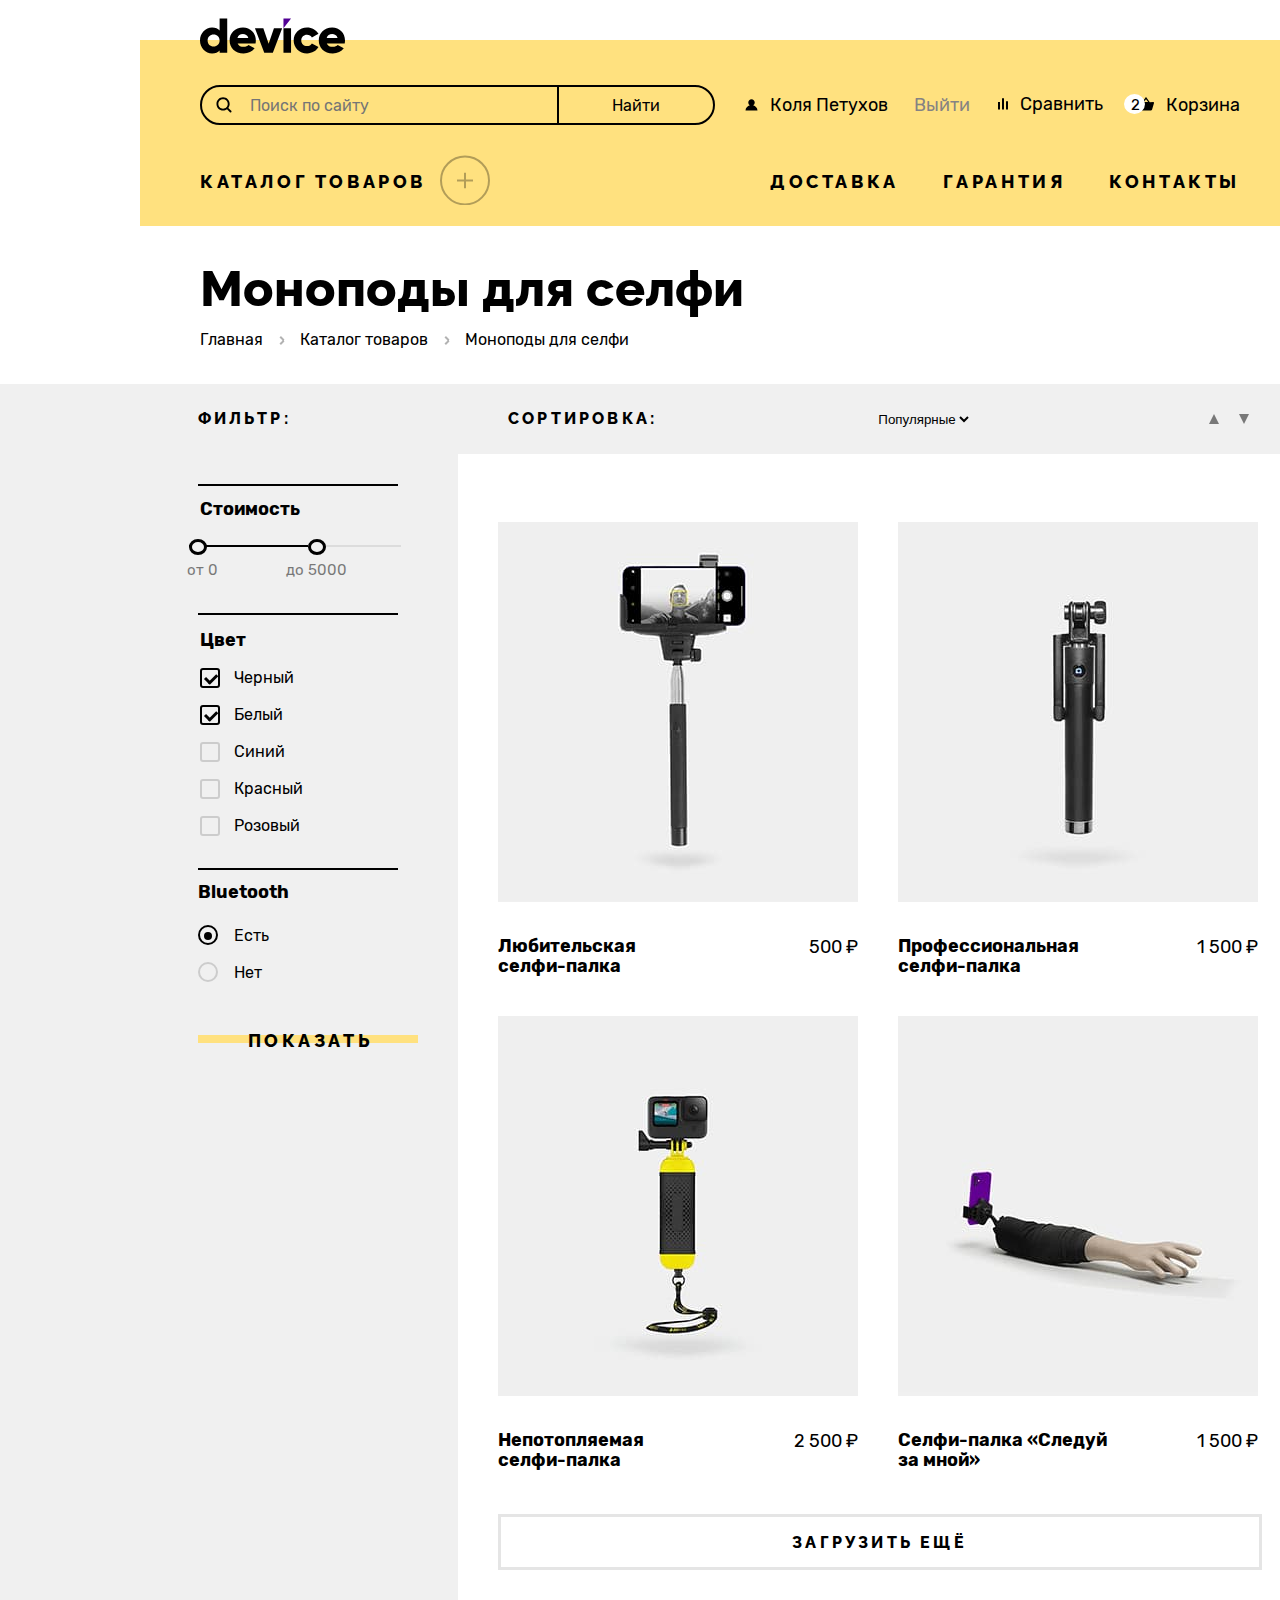
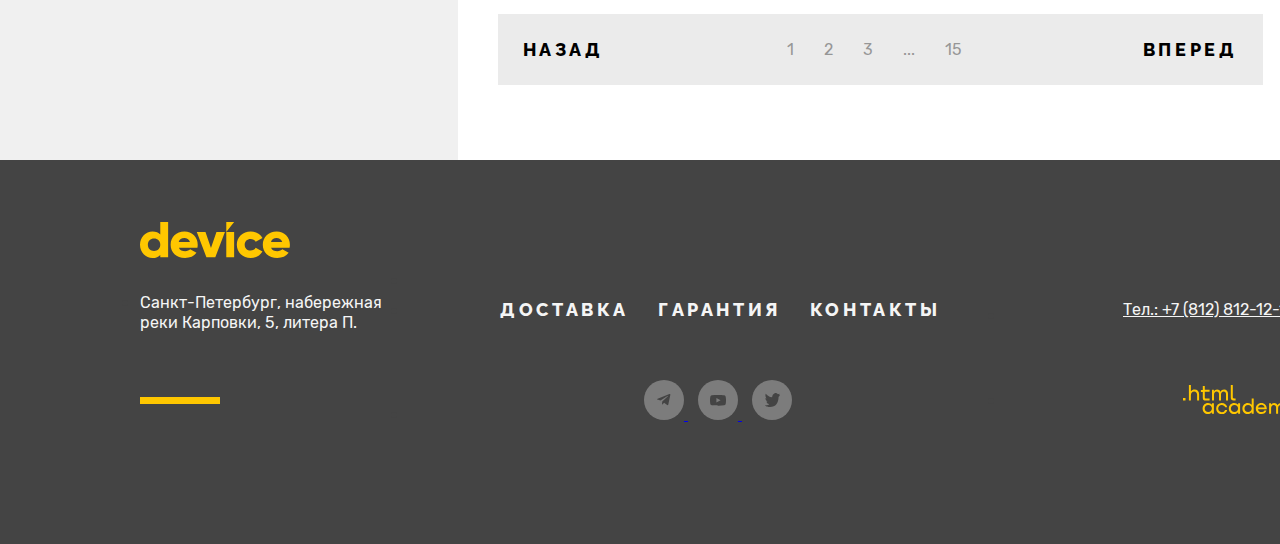
<file: catalog.html>
<!DOCTYPE html>
<html lang="ru">

<head>
  <meta charset="utf-8">
  <title>HTML Academy: Девайс</title>
  <link rel="stylesheet" href="styles/styles.css">
  <link rel="icon" type="image/png" sizes="32x32" href="images/favicon.png">
</head>

<body>
  <div class="conteiner-body">
    <header class="page-header">
      <h1 class="visually-hidden">Магазин "Девайс".</h1>
      <nav class="navigation navigation-catalog">
        <a class="logo" href="index.html"><img  src="images/logo-head.svg" width="145" height="36" alt="логотип Девайс."></a>
        <div class="navigation-container">
          <div class="navigation-user">
            <div class="navigation-item search-conteiner">
              <form action="https://echo.htmlacademy.ru/" method="POST">
                <label>
                  <img class="srch-glass" src="images/srchglass.svg" width="16" height="16" alt="лупа.">
                  <input class="button-search-side-checkin" type="search" placeholder="Поиск по сайту" name="search-date" required>
                </label>
                <button class="navigation-link-head button-search-side" type="submit" alt="найти.">Найти</button>
              </form>
            </div>
            <div class="navigation-item">
              <img class="icon-head" src="images/login-enter-header.svg" width="13" height="12" alt="лого входа.">
              <a class="navigation-link-head" href="#" alt="Логин.">Коля Петухов</a>
              <a class="navigation-link-head-login" href="#" alt="логин выйти.">Выйти</a>
            </div>
          </div>
          <ul class="navigation-cart">
            <li class="navigation-item">
              <img class="icon-head" src="images/logo-compare.svg" width="10" height="12" alt="лого сравнить.">
              <a class="navigation-link-head" href="#" alt="сравнить.">Сравнить</a>
            </li>
            <li class="cart-amount navigation-item">
              <span class="cart-amount-number">2</span>
              <img class="icon-head" src="images/logo-cart.svg" width="16" height="14" alt="лого корзина.">
              <button class="navigation-link-head cart-uncover" type="button" alt="корзина.">Корзина</button>
              <div class="cart-windows">
                <span class="cart-win-triangle"></span>
                <ul class="cart-win-list">
                  <li class="cart-win-link">
                    <a class="cart-visual" href="catalog.html" alt="товар.">
                      <img class="cart-win-image" src="images/products/user-monopod.jpg" width="39" height="43" alt="любительская селфи-палка.">
                      <p class="cart-win-text">Любительская селфи-палка</p>
                    </a>
                    <svg class="win-cross" width="10" height="10" alt="cross."></svg>
                  </li>
                  <li class="cart-win-link">
                    <a class="cart-visual" href="catalog.html" alt="товар.">
                      <img class="cart-win-image" src="images/products/monopod-profi.jpg" width="39" height="43" alt="профессиональная селфи-палка.">
                      <p class="cart-win-text">Профессиональная селфи-палка</p>
                    </a>
                    <svg class="win-cross" width="10" height="10" alt="cross."></svg>
                  </li>
                  <li class="cart-win-link cart-win-amount">
                    <p class="text-cart">Товаров: 2</p>
                    <p class="text-cart">Сумма: 2000 ₽</p>
                  </li>
                  <li class="cart-win-button-href">
                    <a class="cart-win-button" href="#" alt="открыть корзину.">Открыть корзину</a>
                  </li>
                </ul>
              </div>
            </li>
          </ul>
        </div>
        <div class="navigation-list-catalog-container">
          <div class="navigation-list-catalog">
            <div class="navigation-item-catalog">
              <a class="navigation-link" tabindex="0" href="catalog.html" alt="каталог товаров.">Каталог товаров
                <svg class="catalog-plus" width="50" height="50" alt="plus."></svg>
              </a>
              <ul class="catalog-window">
                <li class="catalog-win-item">
                  <a class="catalog-win-link" href="catalog.html" alt="виртуальная реальность.">Виртуальная реальность</a>
                  <a class="catalog-win-link" href="catalog.html" alt="моноподы для селфи.">Моноподы для селфи</a>
                  <a class="catalog-win-link" href="catalog.html" alt="экшн-камеры.">Экшн-камеры</a>
                </li>
                <li class="catalog-win-item">
                  <a class="catalog-win-link" href="catalog.html" alt="фитнес-браслеты.">Фитнес-браслеты</a>
                  <a class="catalog-win-link" href="catalog.html" alt="смарт часы.">Умные часы</a>
                </li>
                <li class="catalog-win-item">
                  <a class="catalog-win-link" href="catalog.html" alt="квадрокоптеры.">Квадрокоптеры</a>
                </li>
              </ul>
            </div>
          </div>
          <ul class="navigation-warranty-contacts-link">
            <li class="navigation-item-catalog">
              <a class="navigation-link" href="delivery.html" alt="доставка.">Доставка</a>
            </li>
            <li class="navigation-item-catalog">
              <a class="navigation-link" href="warranty.html" alt="гарантия.">Гарантия</a>
            </li>
            <li class="navigation-item-catalog">
              <a class="navigation-link" href="contacts.html" alt="контакты.">Контакты</a>
            </li>
          </ul>
        </div>
      </nav>
    </header>
    <main class="main-container">
      <div class="page-container">
        <section class="catalog-monopod">
          <h2 class="catalog-item">Моноподы для селфи</h2>
          <div class="catalog-monopod-more">
            <ul class="catalog-monopod-list">
              <li class="catalog-monopod-item">
                <a class="catalog-monopod-link" href="index.html" alt="главная страница.">Главная</a>
              </li>
              <li class="catalog-monopod-item">
                <a class="catalog-monopod-link" href="catalog.html" alt="каталог товаров.">Каталог товаров</a>
              </li>
              <li>
                <a class="catalog-monopod-link" tabindex="-1" href="#" alt="моноподы для селфи.">Моноподы для селфи</a>
              </li>
            </ul>
          </div>
        </section>
        <div class="back-catalog">
          <section class="sorting">
            <h2 class="filter-title">фильтр:</h2>
            <h2 class="filter-title-sorting">сортировка:</h2>
            <div class="sorting-choice">
              <select class="sorting-radio-button button" name="sorting-choice">
                <option class="sorting-choice-radio-label" value="popular">Популярные</option>
                <option class="sorting-choice-radio-label" value="for-price">По цене</option>
              </select>
            </div>
            <div class="sorting-choice-triangle">
              <div class="sorting-radio-up" tabindex="0"></div>
              <div class="sorting-radio-down" tabindex="0"></div>
            </div>
          </section>
          <section>
            <div class="sorting-select-catalog">
              <div class="filter-more">
                <section class="filter">
                  <h2 class="visually-hidden">Форма сортировки.</h2>
                  <img class="filter-line" src="images/line-filter.svg" alt="полоса.">
                  <form class="filter-fill" action="https://echo.htmlacademy.ru/" method="get">
                    <fieldset class="select-cost">
                      <legend class="select-cost-title">Стоимость</legend>
                      <div class="slider-select-combo">
                        <div class="slider-select-dotone slider-select-new">
                          <button class="coma-select" type="button" alt="цена."><span class="visually-hidden">Изменить минимальную цену.</span></button>
                        </div>
                        <div class="slider-select-lineone">
                          <img src="images/slider-select/Line-dark.svg" alt="line-dark.">
                        </div>
                        <div class="slider-select-dottwo slider-select-new">
                          <button class="coma-select" type="button" alt="цена."><span class="visually-hidden">Изменить максимальную цену.</span></button>
                        </div>
                        <div class="slider-select-linetwo">
                          <img src="images/slider-select/Line-grey.svg" alt="line-grey.">
                        </div>
                      </div>
                      <ul class="slider-select-word">
                        <li class="slider-select-word-link">от 0</li>
                        <li class="slider-select-word-link">до 5000</li>
                      </ul>
                    </fieldset>
                    <div class="filter-fill-choice">
                      <img class="filter-line-two" src="images/line-filter.svg" alt="полоса.">
                      <fieldset class="check-color">
                        <legend class="check-color-text">Цвет</legend>
                        <label class="checkbox-color" for="new">
                          <input class="visually-hidden checkbox-color-input" id="new" type="checkbox" name="area" checked value="черный" tabindex="-1">
                          <span class="control-mark" tabindex="0"></span>
                          <span class="checkbox-color-input-text">Черный</span>
                        </label>
                        <label class="checkbox-color">
                          <input class="visually-hidden checkbox-color-input" id="new1" type="checkbox" name="area" checked value="Белый" tabindex="-1">
                          <span class="control-mark" tabindex="0"></span>
                          <span class="checkbox-color-input-text">Белый</span>
                        </label>
                        <label class="checkbox-color">
                          <input class="visually-hidden checkbox-color-input" id="new2" type="checkbox" name="area" value="Синий" tabindex="-1">
                          <span class="control-mark" tabindex="0"></span>
                          <span class="checkbox-color-input-text">Синий</span>
                        </label>
                        <label class="checkbox-color">
                          <input class="visually-hidden checkbox-color-input" id="new3" type="checkbox" name="area" value="Красный" tabindex="-1">
                          <span class="control-mark" tabindex="0"></span>
                          <span class="checkbox-color-input-text">Красный</span>
                        </label>
                        <label class="checkbox-color">
                          <input class="visually-hidden checkbox-color-input" id="new4" type="checkbox" name="area" value="Розовый" tabindex="-1">
                          <span class="control-mark" tabindex="0"></span>
                          <span class="checkbox-color-input-text">Розовый</span>
                        </label>
                      </fieldset>
                    </div>
                    <div class="filter-fill-bluetooth">
                      <img class="filter-line-three" src="images/line-filter.svg" alt="полоса.">
                      <h4 class="filter-fill-field">Bluetooth</h4>
                      <ul class="filter-fill-bluetooth-radio">
                        <li class="filter-option">
                          <label class="radio-bluetooth">
                            <input class="visually-hidden filter-input-radio" type="radio" name="bluetooth-option" value="with-Bluetooth" id="filter-yes" checked tabindex="0">
                            <span class="control-mark-radio" tabindex="0"></span>
                            <span class="checkbox-color-input-text">Есть</span>
                          </label>
                        </li>
                        <li class="filter-option">
                          <label class="radio-bluetooth">
                            <input class="visually-hidden filter-input-radio" type="radio" name="bluetooth-option" value="without-Bluetooth" id="filter-no" tabindex="0">
                            <span class="control-mark-radio" tabindex="0"></span>
                            <span class="checkbox-color-input-text">Нет</span>
                          </label>
                        </li>
                      </ul>
                    </div>
                    <div class="filter-new-vision-button">
                      <button class="filter-new-vision" type="submit" alt="показать.">Показать</button>
                      <span class="filter-yellow-line"></span>
                    </div>
                  </form>
                </section>
              </div>
              <div class="cotalog-slider-more">
                <section class="cotalog-slider-monopod">
                  <div class="grid-container">
                    <ul class="sorting-slider-tile-card">
                      <li class="sorting-slider-tile user" tabindex="0">
                        <div class="sorting-slider-tile-first">
                          <img src="images/products/user-monopod.jpg" width="360" height="380" alt="monopod-user.">
                          <div class="naming-more">
                            <h2 class="sorting-slider-tile-name">Любительская <br> селфи-палка</h2>
                            <p class="sorting-slider-tile-cost">500 ₽</p>
                          </div>
                        </div>
                        <div class="sorting-slider-tile-second">
                          <a class="sorting-slider-tile-user" href="#" alt="подробнее.">
                            <div class="sorting-slider-more">Подробнее</div>
                            <span class="sorting-slider-more-line"></span>
                          </a>
                        </div>
                      </li>
                      <li class="sorting-slider-tile profi" tabindex="0">
                        <div class="sorting-slider-tile-first">
                          <img src="images/products/monopod-profi.jpg" width="360" height="380" alt="monopod-profi.">
                          <div class="naming-more">
                            <h2 class="sorting-slider-tile-name">Профеcсиональная <br> селфи-палка</h2>
                            <p class="sorting-slider-tile-cost">1 500 ₽</p>
                          </div>
                        </div>
                        <div class="sorting-slider-tile-second">
                          <a class="sorting-slider-tile-user" href="#" alt="подробнее.">
                            <div class="sorting-slider-more">Подробнее</div>
                            <span class="sorting-slider-more-line"></span>
                          </a>
                        </div>
                      </li>
                      <li class="sorting-slider-tile water" tabindex="0">
                        <div class="sorting-slider-tile-first">
                          <img src="images/products/monopod-water.jpg" width="360" height="380" alt="monopod-water.">
                          <div class="naming-more">
                            <h2 class="sorting-slider-tile-name">Непотопляемая <br> селфи-палка</h2>
                            <p class="sorting-slider-tile-cost">2 500 ₽</p>
                          </div>
                        </div>
                        <div class="sorting-slider-tile-second">
                          <a class="sorting-slider-tile-user" href="#" alt="подробнее.">
                            <div class="sorting-slider-more">Подробнее</div>
                            <span class="sorting-slider-more-line"></span>
                          </a>
                        </div>
                      </li>
                      <li class="sorting-slider-tile follow" tabindex="0">
                        <div class="sorting-slider-tile-first">
                          <img src="images/products/monopod-follow.jpg" width="360" height="380" alt="monopod-follow.">
                          <div class="naming-more">
                            <h2 class="sorting-slider-tile-name">Селфи-палка «Следуй <br> за мной»</h2>
                            <p class="sorting-slider-tile-cost">1 500 ₽</p>
                          </div>
                        </div>
                        <div class="sorting-slider-tile-second">
                          <a class="sorting-slider-tile-user" href="#" alt="подробнее.">
                            <div class="sorting-slider-more">Подробнее</div>
                            <span class="sorting-slider-more-line"></span>
                          </a>
                        </div>
                      </li>
                    </ul>
                  </div>
                  <div class="sorting-slider-button-item">
                    <a class="sorting-slider-button" href="#" alt="загрузить.">Загрузить ещё</a>
                  </div>
                  <div class="choice-slider-box">
                    <a class="choice-slider-list-shift" href="#" alt="назад.">назад</a>
                    <ul class="choice-slider-list">
                      <li class="choice-slider"><a class="sorting-slider-list-elements" href="#" alt="1.">1</a></li>
                      <li class="choice-slider"><a class="sorting-slider-list-elements" href="#" alt="2.">2</a></li>
                      <li class="choice-slider"><a class="sorting-slider-list-elements" href="#" alt="3.">3</a></li>
                      <li class="choice-slider"><span class="sorting-slider-list-elements">...</span></li>
                      <li class="choice-slider"><a class="sorting-slider-list-elements" href="#" alt="15.">15</a></li>
                    </ul>
                    <a class="choice-slider-list-shift" href="#" alt="вперед.">вперед</a>
                  </div>
                </section>
              </div>
            </div>
          </section>
        </div>
      </div>
    </main>
    <footer class="page-footer">
      <div class="bottom-page">
        <ul class="page-footer-title">
          <li class="footer-delivery-warranty-contacts-item">
            <h2 class="visually-hidden">Магазин "Девайс".</h2>
            <a class="logo-footer" href="index.html"><img src="images/logo-footer.svg" width="150" height="36" alt="логотип Девайс."></a>
            <p class="page-footer-title-address">Санкт-Петербург, набережная <br> реки Карповки, 5, литера П.</p>
            <div class="yellow-line-footer-ok"></div>
          </li>
        </ul>
        <ul class="footer-delivery-warranty-contacts-list">
          <li>
            <h2 class="visually-hidden">доставка гарантия контакты.</h2>
          </li>
          <li class="footer-delivery-warranty-contacts-item">
            <a class="footer-delivery-warranty-contacts-link" href="delivery.html" alt="доставка.">Доставка</a>
            <a class="footer-delivery-warranty-contacts-link" href="warranty.html" alt="гарантия.">Гарантия</a>
            <a class="footer-delivery-warranty-contacts-link" href="contacts.html" alt="контакты.">Контакты</a>
          </li>
          <li class="footer-delivery-warranty-contacts-item">
            <div class="footer-delivery-warranty-contacts-item-soc">
              <a class="footer-delivery-warranty-contacts-socnetwork-link" href="https://t.me/htmlacademy" alt="телеграмм.">
                <svg class="logo-telegramm" width="40" height="40" alt="telegramm."></svg>
              </a>
              <a class="footer-delivery-warranty-contacts-socnetwork-link" href="https://www.youtube.com/user/htmlacademyru" alt="youtube.">
                <svg class="logo-youtube" width="40" height="40" alt="youtube."></svg>
              </a>
              <a class="footer-delivery-warranty-contacts-socnetwork-link" href="https://twitter.com/htmlacademy_ru" alt="twitter.">
                <svg class="logo-twitter" width="40" height="40" alt="twitter."></svg>
              </a>
            </div>
          </li>
        </ul>
        <ul class="footer-delivery-warranty-contacts-logo-list">
          <li class="footer-delivery-warranty-contacts-item">
            <a class="footer-phone-link" href="tel:+78128121212" alt="телефон.">Тел.: +7 (812) 812-12-12</a>
          </li>
          <li class="footer-delivery-warranty-contacts-item">
            <h2 class="visually-hidden">logo "htmlacademy".</h2>
            <a class="footer-phone-logohtmlacademy-link" href="https://htmlacademy.ru" alt="сайт html.">
              <svg class="footer-phone-logohtmlacademy" width="115" height="33" alt="logo html."></svg>
            </a>
          </li>
        </ul>
      </div>
    </footer>
  </div>
</body>

</html>
</file>
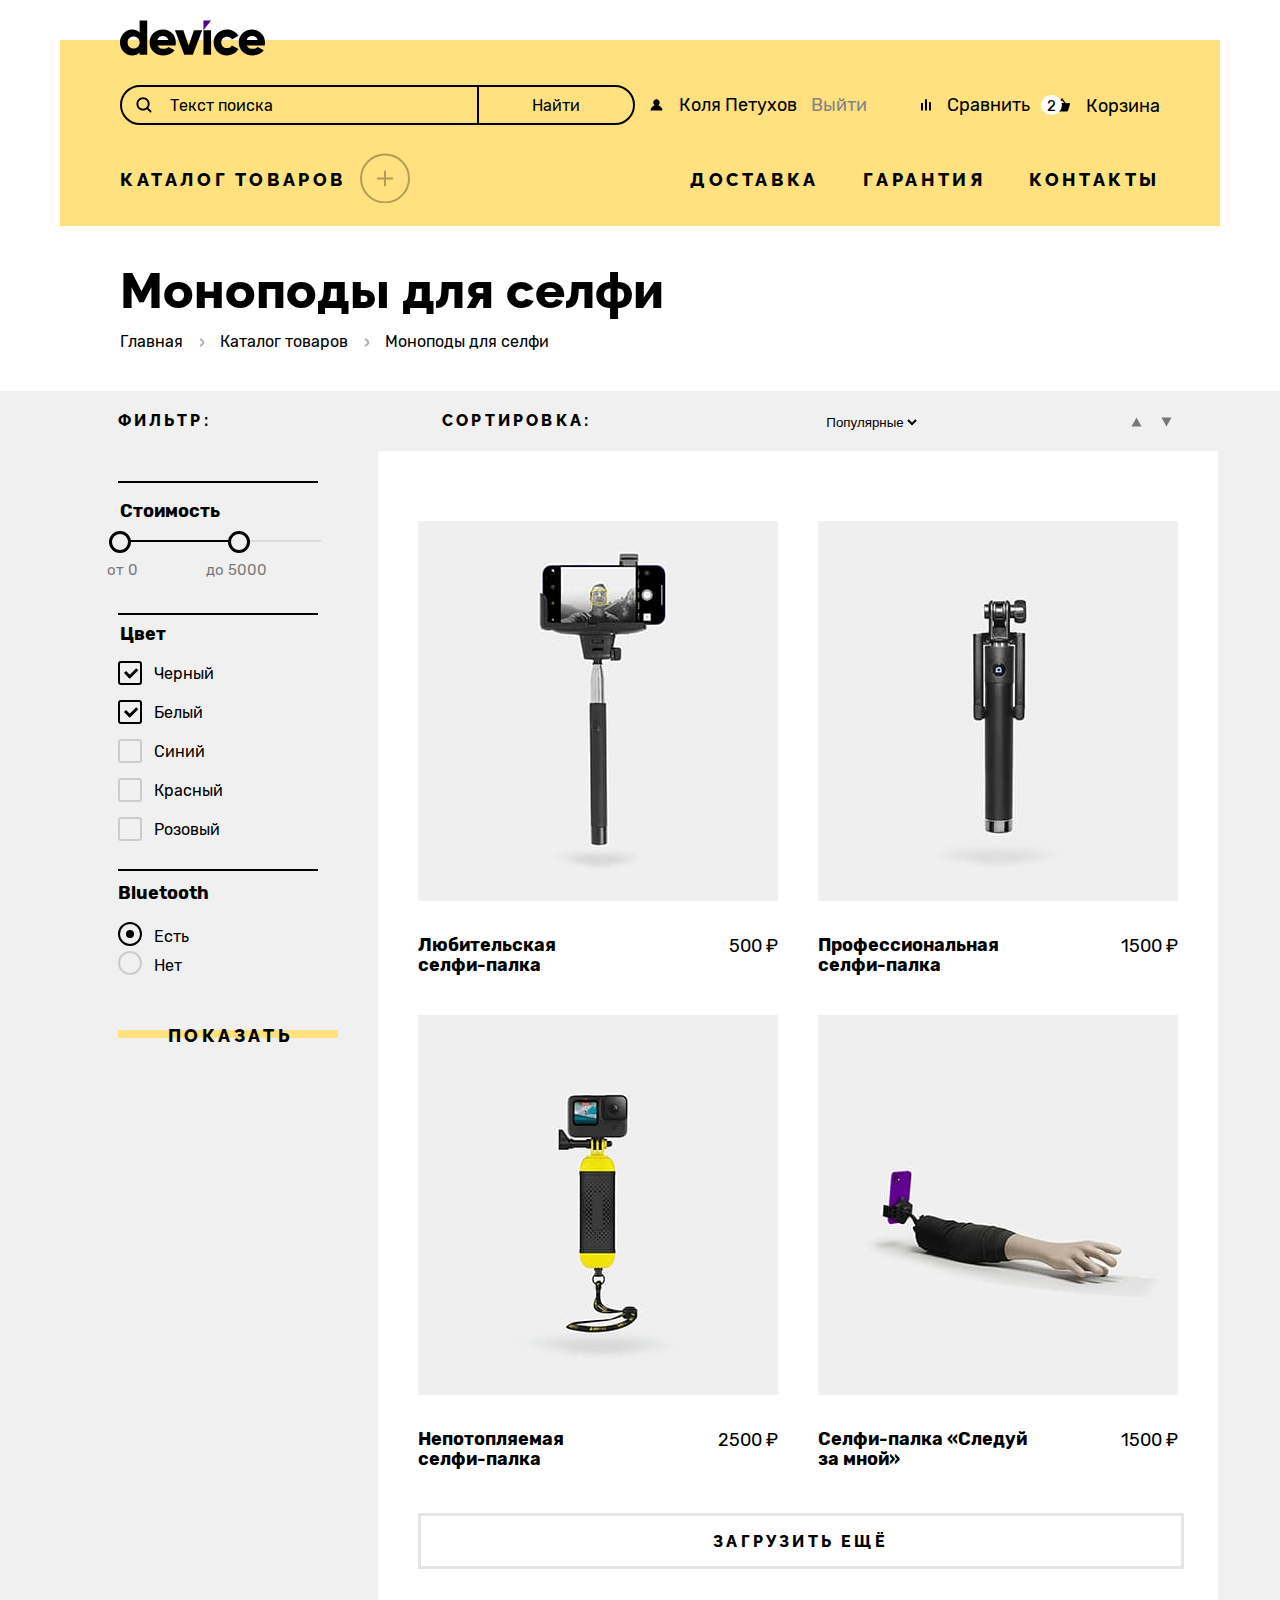
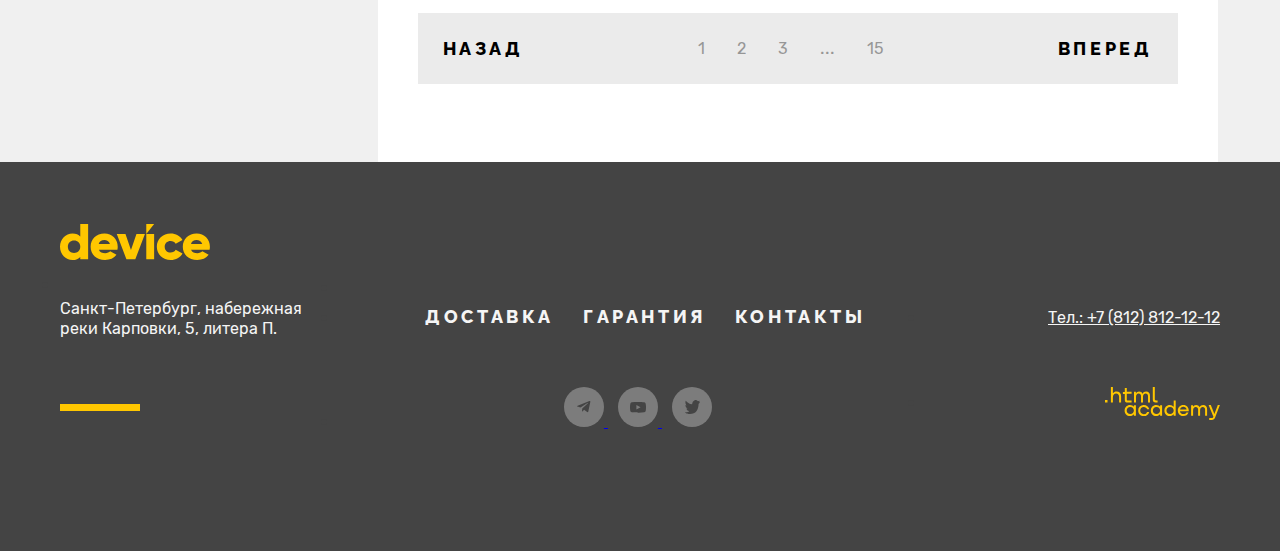
<file: 10/catalog.html>
<!DOCTYPE html>
<html lang="ru">

<head>
  <meta charset="utf-8">
  <title>HTML Academy: Девайс</title>
  <link rel="stylesheet" href="styles/styles.css">
  <base href="https://htmlacademy-htmlcss.github.io/2069517-device-34/10/">
</head>

<body>
  <div class="conteiner-body">
    <header class="page-header">
      <!--  <h1 class="visually-hidden">Магазин Девайс</h1> -->
      <nav class="navigation navigation-catalog">
        <a href="index.html"><img class="logo" src="images/logo-head.svg" width="145" height="36" alt="логотип Девайс"></a>
        <div class="navigation-container">
          <ul class="navigation-user">
            <li class="navigation-item search-conteiner">
              <form action="https://echo.htmlacademy.ru/" method="POST">
                <label>
                  <img class="srch-glass" src="images/srchglass.svg" width="16" height="16" alt="лупа">
                  <input class="button-search-side-checkin" type="search" placeholder="Текст поиска" name="search-date">
                </label>
                <button class="navigation-link-head button-search-side" type="submit">Найти</button>
              </form>
            </li>
            <li class="navigation-item">
              <img class="icon-head" src="images/login-enter-header.svg" width="13" height="12" alt="лого входа">
              <a class="navigation-link-head" href="#">Коля Петухов</a>
              <a class="navigation-link-head-login" href="#">Выйти</a>
            </li>
          </ul>
          <ul class="navigation-cart">
            <li class="navigation-item">
              <img class="icon-head" src="images/logo-compare.svg" width="10" height="12" alt="лого сравнить">
              <a class="navigation-link-head" href="#">Сравнить</a>
            </li>
            <li class="navigation-item">
              <span class="cart-amount-number">2</span>
              <img class="icon-head" src="images/logo-cart.svg" width="16" height="14" alt="лого корзина">
              <a class="navigation-link-head cart-uncover" href="#">Корзина</a>
              <div class="cart-windows">
                <span class="cart-win-triangle"></span>
                <ul class="cart-win-list">
                  <li class="cart-win-link">
                    <a class="cart-visual" href="catalog.html">
                      <img class="cart-win-image" src="images/products/product-1.jpg" width="39" height="43" alt="любительская селфи-палка">
                      <p class="cart-win-text">Любительская селфи-палка</p>
                    </a>
                    <svg class="win-cross" width="10" height="10"></svg>
                  </li>
                  <li class="cart-win-link">
                    <a class="cart-visual" href="catalog.html">
                      <img class="cart-win-image" src="images/products/product-2.jpg" width="39" height="43" alt="профессиональная селфи-палка">
                      <p class="cart-win-text">Профессиональная селфи-палка</p>
                    </a>
                    <svg class="win-cross" width="10" height="10"></svg>
                  </li>
                  <li class="cart-win-link cart-win-amount">
                    <p class="text-cart">Товаров: 2</p>
                    <p class="text-cart">Сумма: 2000 ₽</p>
                  </li>
                </ul>
                <button class="cart-win-button" type="submit">Открыть корзину</button>
              </div>
            </li>
          </ul>
        </div>
        <div class="navigation-list-catalog-container">
          <ul class="navigation-list-catalog">
            <li class="navigation-item">
              <a class="navigation-link" href="catalog.html">Каталог товаров
                <svg class="catalog-plus" width="50" height="50"></svg>
              </a>
              <ul class="catalog-window">
                <li class="catalog-win-item">
                  <a class="catalog-win-link" href="catalog.html">Виртуальная реальность</a><br>
                  <a class="catalog-win-link" href="catalog.html">Моноподы для селфи</a><br>
                  <a class="catalog-win-link" href="catalog.html">Экшн-камеры</a>
                </li>
                <li class="catalog-win-item">
                  <a class="catalog-win-link" href="catalog.html">Фитнес-браслеты</a><br>
                  <a class="catalog-win-link" href="catalog.html">Умные часы</a>
                </li>
                <li class="catalog-win-item">
                  <a class="catalog-win-link" href="catalog.html">Квадрокоптеры</a>
                </li>
              </ul>
            </li>
          </ul>
          <ul class="navigation-warranty-contacts-link">
            <li class="navigation-item">
              <a class="navigation-link" href="delivery.html">Доставка</a>
            </li>
            <li class="navigation-item">
              <a class="navigation-link" href="warranty.html">Гарантия</a>
            </li>
            <li class="navigation-item">
              <a class="navigation-link" href="contacts.html">Контакты</a>
            </li>
          </ul>
        </div>
      </nav>
    </header>
    <main class="main-container main-index">
      <div class="page-container">
        <section class="catalog-monopod">
          <h2 class="catalog-item">Моноподы для селфи</h2>
          <div class="catalog-monopod-more">
            <ul class="catalog-monopod-list">
              <li class="catalog-monopod-item">
                <a class="catalog-monopod-link" href="index.html">Главная</a>
              </li>
              <li class="catalog-monopod-item">
                <a class="catalog-monopod-link" href="catalog.html">Каталог товаров</a>
              </li>
              <li>
                <a class="catalog-monopod-link" tabindex="0">Моноподы для селфи</a>
              </li>
            </ul>
          </div>
        </section>
        <div class="back-catalog">
          <section class="sorting">
            <h2 class="filter-title">фильтр:</h2>
            <h2 class="filter-title">сортировка:</h2>
            <div class="sorting-choice">
              <select class="sorting-radio-button button" name="sorting-choice">
                <option class="sorting-choice-radio-label" value="popular">Популярные</option>
                <option class="sorting-choice-radio-label" value="for-price">По цене</option>
              </select>
            </div>
            <div class="sorting-choice-triangle">
              <img class="sorting-radio-up" src="images/triangle-sorting-up.svg" width="11" height="10" alt="up">
              <img class="sorting-radio-down" src="images/triangle-sorting-down.svg" width="11" height="10" alt="down">
            </div>
          </section>
          <section>
            <div class="sorting-select-catalog">
              <div class="filter-more">
                <section class="filter">
                  <img class="filter-line" src="images/line-filter.svg">
                  <form class="filter-fill" action="https://echo.htmlacademy.ru/" method="get">
                    <fieldset class="select-cost">
                      <legend class="select-cost-title">Стоимость</legend>
                      <div class="slider-select-combo">
                        <div class="slider-select-dotone slider-select-new">
                          <span class="coma-select"></span>
                        </div>
                        <div class="slider-select-lineone">
                          <img src="images/slider-select/Line-5.svg" alt="line-dark">
                        </div>
                        <div class="slider-select-dottwo slider-select-new">
                          <span class="coma-select"></span>
                        </div>
                        <div class="slider-select-linetwo">
                          <img src="images/slider-select/Line-4.svg" alt="line-grey">
                        </div>
                      </div>
                      <ul class="slider-select-word">
                        <li class="slider-select-word-link">от 0</li>
                        <li class="slider-select-word-link">до 5000</li>
                      </ul>
                    </fieldset>
                    <div class="filter-fill-choice">
                      <img class="filter-line-two" src="images/line-filter.svg">
                      <fieldset class="check-color">
                        <legend class="check-color-text">Цвет</legend>
                        <label class="checkbox-color" for="new">
                          <input class="visually-hidden checkbox-color-input" id="new" type="checkbox" name="area" checked value="черный">
                          <span class="control-mark"></span>
                          <span class="checkbox-color-input-text">Черный</span>
                        </label>
                        <label class="checkbox-color">
                          <input class="visually-hidden checkbox-color-input" id="new" type="checkbox" name="area" checked value="Белый">
                          <span class="control-mark"></span>
                          <span class="checkbox-color-input-text">Белый</span>
                        </label>
                        <label class="checkbox-color">
                          <input class="visually-hidden checkbox-color-input" id="new" type="checkbox" name="area" value="Синий">
                          <span class="control-mark"></span>
                          <span class="checkbox-color-input-text">Синий</span>
                        </label>
                        <label class="checkbox-color">
                          <input class="visually-hidden checkbox-color-input" id="new" type="checkbox" name="area" value="Красный">
                          <span class="control-mark"></span>
                          <span class="checkbox-color-input-text">Красный</span>
                        </label>
                        <label class="checkbox-color">
                          <input class="visually-hidden checkbox-color-input" id="new" type="checkbox" name="area" value="Розовый">
                          <span class="control-mark"></span>
                          <span class="checkbox-color-input-text">Розовый</span>
                        </label>
                      </fieldset>
                    </div>
                    <div class="filter-fill-bluetooth">
                      <img class="filter-line-three" src="images/line-filter.svg">
                      <h4 class="filter-fill-field">Bluetooth</h4>
                      <ul class="filter-fill-bluetooth-radio"></ul>
                      <li class="filter-option">
                        <label class="radio-bluetooth">
                          <input class="visually-hidden filter-input-radio" type="radio" name="bluetooth-option" value="with-Bluetooth" id="filter-yes" checked>
                          <span class="control-mark-radio"></span>
                          <span class="checkbox-color-input-text">Есть</span>
                        </label>
                      </li>
                      <li class="filter-option">
                        <label class="radio-bluetooth">
                          <input class="visually-hidden filter-input-radio" type="radio" name="bluetooth-option" value="without-Bluetooth" id="filter-no">
                          <span class="control-mark-radio"></span>
                          <span class="checkbox-color-input-text">Нет</span>
                        </label>
                      </li>
                      </ul>
                    </div>
                    <div class="filter-new-vision-button">
                      <button class="filter-new-vision" type="submit">Показать</button>
                      <span class="filter-yellow-line"></span>
                    </div>
                  </form>
                </section>
              </div>
              <div class="cotalog-slider-more">
                <section class="cotalog-slider-monopod">
                  <div class="grid-container">
                    <ul class="sorting-slider-tile-card">
                      <li class="sorting-slider-tile user">
                        <div class="sorting-slider-tile-first">
                          <img src="images/products/product-1.jpg" width="360" height="380" alt="monopod-user">
                          <div class="naming-more">
                            <h2 class="sorting-slider-tile-name">Любительская <br> селфи-палка</h2>
                            <p class="sorting-slider-tile-cost">500 ₽</p>
                          </div>
                        </div>
                        <div class="sorting-slider-tile-second">
                          <a class="sorting-slider-tile-user" href="#">
                            <div class="sorting-slider-more">Подробнее</div>
                            <span class="sorting-slider-more-line"></span>
                          </a>
                        </div>
                      </li>
                      <li class="sorting-slider-tile profi">
                        <div class="sorting-slider-tile-first">
                          <img src="images/products/product-2.jpg" width="360" height="380" alt="monopod-profi">
                          <div class="naming-more">
                            <h2 class="sorting-slider-tile-name">Профеcсиональная <br> селфи-палка</h2>
                            <p class="sorting-slider-tile-cost">1500 ₽</p>
                          </div>
                        </div>
                        <div class="sorting-slider-tile-second">
                          <a class="sorting-slider-tile-user" href="#">
                            <div class="sorting-slider-more">Подробнее</div>
                            <span class="sorting-slider-more-line"></span>
                          </a>
                        </div>
                      </li>
                      <li class="sorting-slider-tile water">
                        <div class="sorting-slider-tile-first">
                          <img src="images/products/product-3.jpg" width="360" height="380" alt="monopod-water">
                          <div class="naming-more">
                            <h2 class="sorting-slider-tile-name">Непотопляемая <br> селфи-палка</h2>
                            <p class="sorting-slider-tile-cost">2500 ₽</p>
                          </div>
                        </div>
                        <div class="sorting-slider-tile-second">
                          <a class="sorting-slider-tile-user" href="#">
                            <div class="sorting-slider-more">Подробнее</div>
                            <span class="sorting-slider-more-line"></span>
                          </a>
                        </div>
                      </li>
                      <li class="sorting-slider-tile follow">
                        <div class="sorting-slider-tile-first">
                          <img src="images/products/product-4.jpg" width="360" height="380" alt="monopod-follow">
                          <div class="naming-more">
                            <h2 class="sorting-slider-tile-name">Селфи-палка «Следуй <br> за мной»</h2>
                            <p class="sorting-slider-tile-cost">1500 ₽</p>
                          </div>
                        </div>
                        <div class="sorting-slider-tile-second">
                          <a class="sorting-slider-tile-user" href="#">
                            <div class="sorting-slider-more">Подробнее</div>
                            <span class="sorting-slider-more-line"></span>
                          </a>
                        </div>
                      </li>
                    </ul>
                  </div>
                  <div class="sorting-slider-button-item">
                    <a class="sorting-slider-button" href="#">Загрузить ещё</a>
                  </div>
                  <div class="choice-slider-box">
                    <a class="choice-slider-list-shift" href="#">назад</a>
                    <ul class="choice-slider-list">
                      <li class="choice-slider"><a class="sorting-slider-list-elements" href="#">1</a></li>
                      <li class="choice-slider"><a class="sorting-slider-list-elements" href="#">2</a></li>
                      <li class="choice-slider"><a class="sorting-slider-list-elements" href="#">3</a></li>
                      <li class="choice-slider">...</li>
                      <li class="choice-slider"><a class="sorting-slider-list-elements" href="#">15</a></li>
                    </ul>
                    <a class="choice-slider-list-shift" href="#">вперед</a>
                  </div>
                </section>
              </div>
            </div>
          </section>
        </div>
      </div>
    </main>
    <footer class="page-footer">
      <div class="bottom-page">
        <ul class="page-footer-title">
          <li class="footer-delivery-warranty-contacts-item">
            <h2 class="visually-hidden">Магазин Девайс</h2>
            <a href="index.html"><img class="logo-footer" src="images/logo-footer.svg" width="150" height="36" alt="логотип Девайс"></a>
            <p class="page-footer-title-address">Санкт-Петербург, набережная <br> реки Карповки, 5, литера П.</p>
          </li>
        </ul>
        <ul class="footer-delivery-warranty-contacts-list">
          <li>
            <h2 class="visually-hidden">доставка гарантия контакты</h2>
          </li>
          <li class="footer-delivery-warranty-contacts-item">
            <a class="footer-delivery-warranty-contacts-link" href="delivery.html">Доставка</a>
            <a class="footer-delivery-warranty-contacts-link" href="warranty.html">Гарантия</a>
            <a class="footer-delivery-warranty-contacts-link" href="contacts.html">Контакты</a>
          </li>
          <li class="footer-delivery-warranty-contacts-item">
            <div class="footer-delivery-warranty-contacts-item-soc">
              <a class="footer-delivery-warranty-contacts-socnetwork-link" href="https://t.me/htmlacademy">
                <svg class="logo-telegramm" width="40" height="40"></svg>
              </a>
              <a class="footer-delivery-warranty-contacts-socnetwork-link" href="https://www.youtube.com/user/htmlacademyru">
                <svg class="logo-youtube" width="40" height="40"></svg>
              </a>
              <a class="footer-delivery-warranty-contacts-socnetwork-link" href="https://twitter.com/htmlacademy_ru">
                <svg class="logo-twitter" width="40" height="40"></svg>
              </a>
            </div>
          </li>
        </ul>
        <ul class="footer-delivery-warranty-contacts-logo-list">
          <li class="footer-delivery-warranty-contacts-item">
            <a class="footer-phone-link" href="tel:+78128121212">Тел.: +7 (812) 812-12-12</a>
          </li>
          <li class="footer-delivery-warranty-contacts-item">
            <h2 class="visually-hidden">logo htmlacademy</h2>
            <a class="footer-phone-logohtmlacademy-link" href="https://htmlacademy.ru">
              <svg class="footer-phone-logohtmlacademy" width="115" height="33"></svg>
            </a>
          </li>
        </ul>
      </div>
    </footer>
  </div>
</body>

</html>
</file>
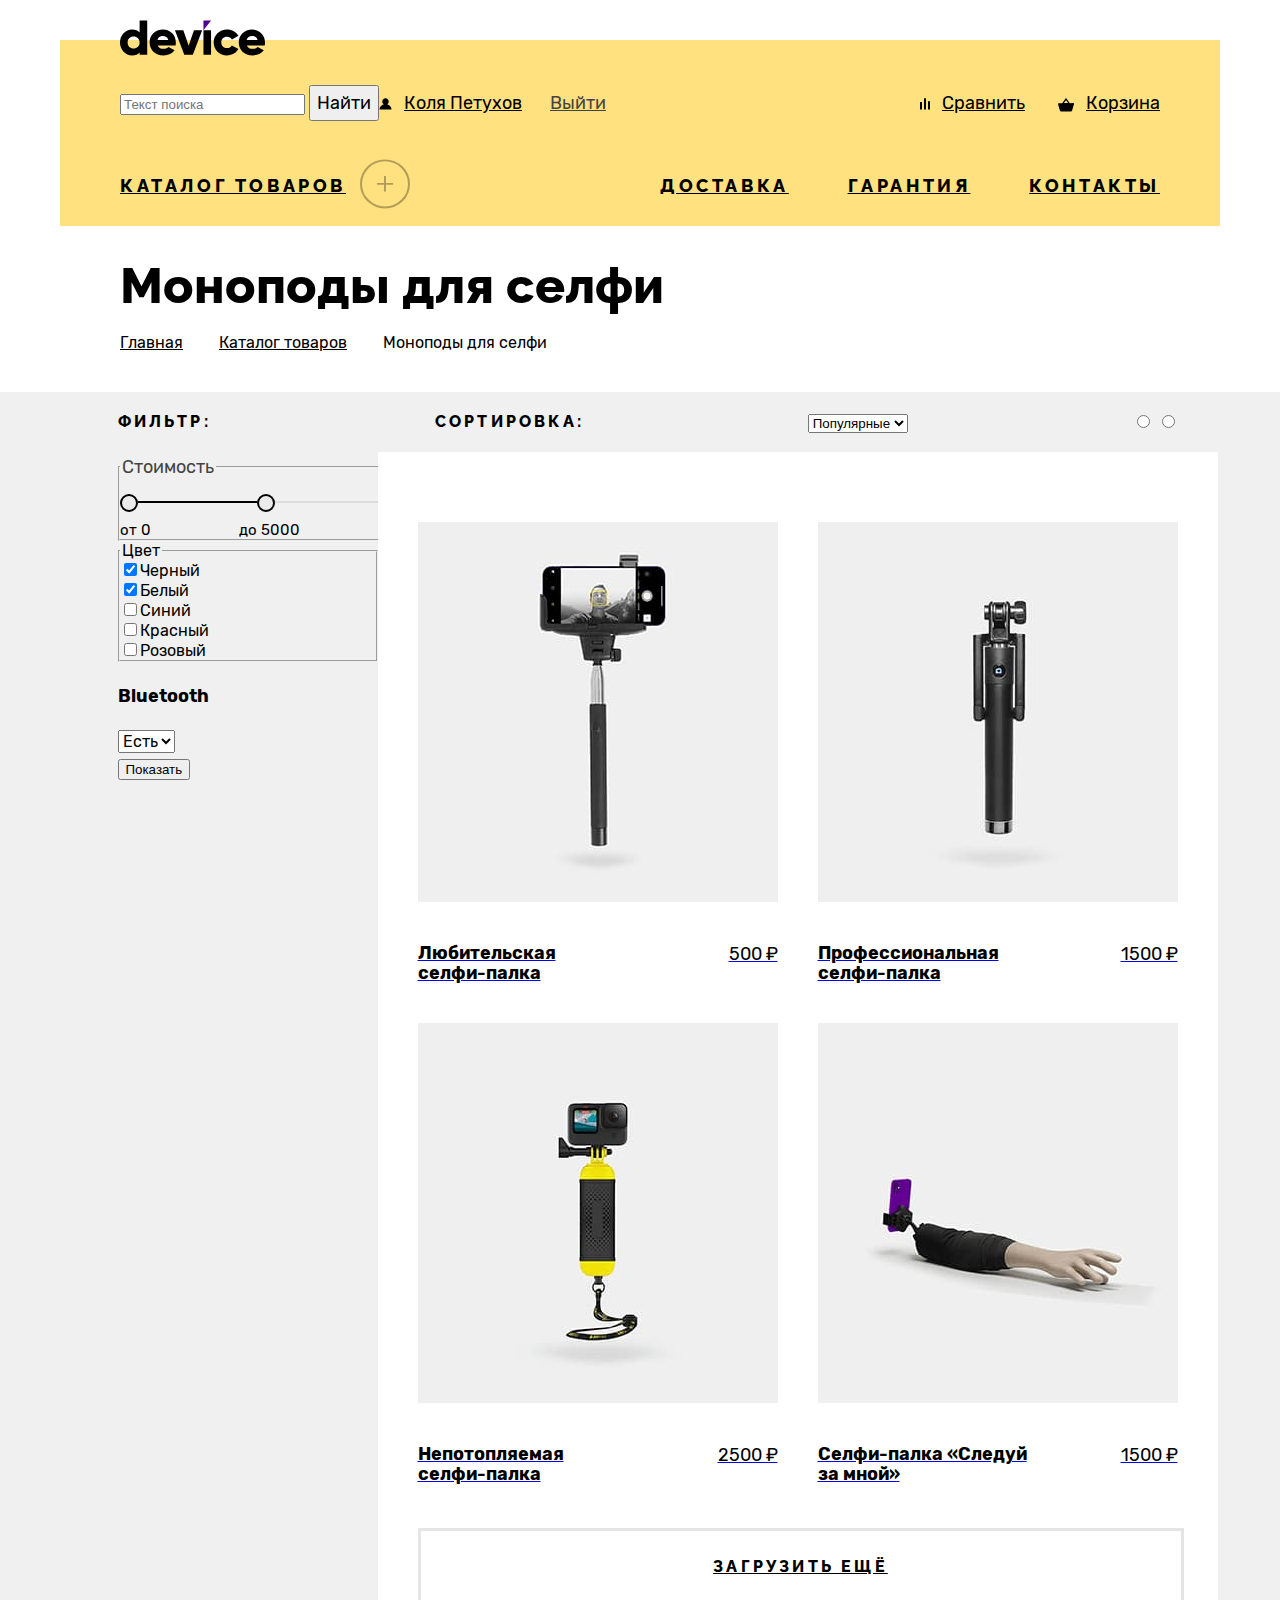
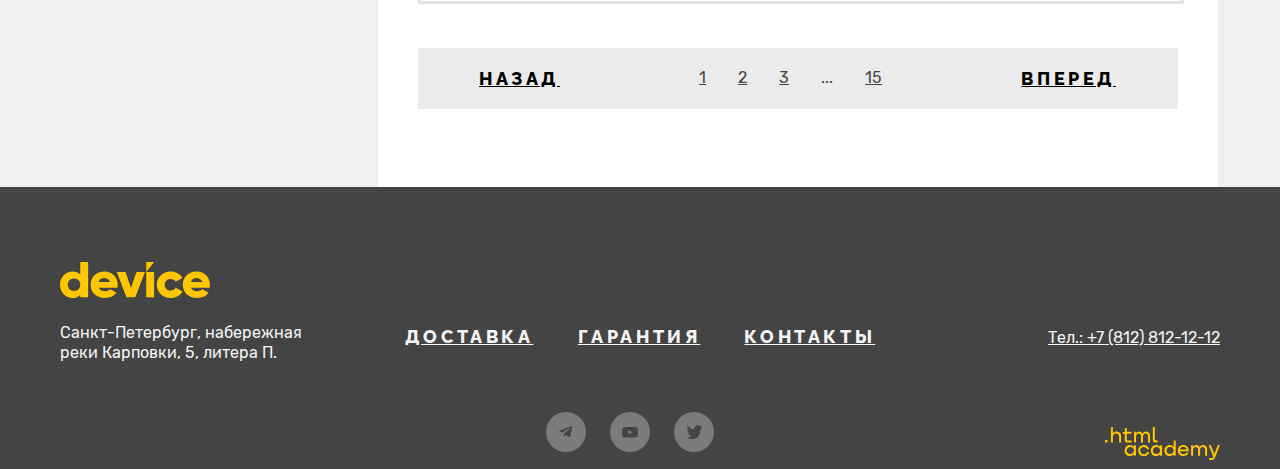
<file: 7/catalog.html>
<!DOCTYPE html>
<html lang="ru">

<head>
  <meta charset="utf-8">
  <title>HTML Academy: Девайс</title>
  <link rel="stylesheet" href="styles/styles.css">
  <base href="https://htmlacademy-htmlcss.github.io/2069517-device-34/7/">
</head>

<body>
  <div class="conteiner-body">
    <header class="page-header">
      <!--  <h1 class="visually-hidden">Магазин Девайс</h1> -->
      <nav class="navigation navigation-catalog">
        <a href="index.html"><img class="logo" src="images/logo-head.svg" width="145" height="36"
            alt="логотип Девайс"></a>
        <div class="navigation-container">
          <ul class="navigation-user">
            <li class="navigation-item">
              <form action="https://echo.htmlacademy.ru/" method="POST">
                <label><input type="search" placeholder="Текст поиска" name="search-date"></label>
                <button class="navigation-link-head" type="submit">Найти</button>
              </form>
            </li>
            <li class="navigation-item">
              <img class="icon-head" src="images/login-enter.svg" width="13" height="12" alt="лого входа">
              <a class="navigation-link-head" href="#">Коля Петухов</a>
              <a class="navigation-link-head-login" href="#">Выйти</a>
            </li>
          </ul>
          <ul class="navigation-cart">
            <li class="navigation-item">
              <img class="icon-head" src="images/logo-compare.svg" width="10" height="12" alt="лого сравнить">
              <a class="navigation-link-head" href="#">Сравнить</a>
            </li>
            <li class="navigation-item">
              <img class="icon-head" src="images/logo-cart.svg" width="16" height="14" alt="лого корзина">
              <a class="navigation-link-head" href="#">Корзина</a>
            </li>
          </ul>
        </div>
        <div class="navigation-list-catalog-container">
          <ul class="navigation-list-catalog">
            <li class="navigation-item">
              <a class="navigation-link" href="catalog.html">Каталог товаров</a>
            </li>
            <img class="catalog-plus" src="images/catalog-logo-plus.svg" width="50" height="50" alt="плюсик">
          </ul>
          <ul class="navigation-warranty-contacts-link">
            <li class="navigation-item">
              <a class="navigation-link" href="delivery.html">Доставка</a>
            </li>
            <li class="navigation-item">
              <a class="navigation-link" href="warranty.html">Гарантия</a>
            </li>
            <li class="navigation-item">
              <a class="navigation-link" href="contacts.html">Контакты</a>
            </li>
          </ul>
        </div>
      </nav>
    </header>
    <main class="main-container main-index">
      <div class="page-container">
        <section class="catalog-monopod">
          <h2 class="catalog-item">Моноподы для селфи</h2>
          <div class="catalog-monopod-more">
            <ul class="catalog-monopod-list">
              <li class="catalog-monopod-item">
                <a class="catalog-monopod-link" href="index.html">Главная</a>
              </li>
              <li>
                <a class="catalog-monopod-link" href="catalog.html">Каталог товаров</a>
              </li>
              <li>
                <a class="catalog-monopod-link">Моноподы для селфи</a>
              </li>
            </ul>
          </div>
        </section>
        <div class="back-catalog">
          <section class="sorting">
            <h2 class="filter-title">фильтр:</h2>
            <h2 class="filter-title">сортировка:</h2>
            <div class="sorting-choice">
              <select class="sorting-radio-button" name="sorting-choice">
                <option class="sorting-choice-radio-label" value="popular">Популярные</option>
                <option class="sorting-choice-radio-label" value="for-price">По цене</option>
              </select>
            </div>
            <div class="sorting-choice button">
              <input class="sorting-radio-button" type="radio" name="sorting-radio-minmax">
              <label class="sorting-choice sorting-max-label"></label>
              <input class="sorting-radio-button" type="radio" name="sorting-radio-minmax">
              <label class="sorting-choice sorting-min-label"></label>
            </div>
          </section>
          <div class="sorting-select-catalog">
            <div class="filter-more">
              <section class="filter">
                <form class="filter-fill" action="https://echo.htmlacademy.ru/" method="get">
                  <fieldset class="select-cost">
                    <legend>Стоимость</legend>
                    <div class="slider-select-combo">
                      <div class="slider-select-dotone">
                        <img src="images/slider-select/Ellipse 16.svg" alt="dot-one">
                      </div>
                      <div class="slider-select-lineone">
                        <img src="images/slider-select/Line 5.svg" alt="line-dark">
                      </div>
                      <div class="slider-select-dottwo">
                        <img src="images/slider-select/Ellipse 16-1.svg" alt="dot-two">
                      </div>
                      <div class="slider-select-linetwo">
                        <img src="images/slider-select/Line 4.svg" alt="line-grey">
                      </div>
                    </div>
                    <ul class="slider-select-word">
                      <li class="slider-select-word-link">от 0</li>
                      <li class="slider-select-word-link">до 5000</li>
                    </ul>
                  </fieldset>
                  <div class="filter-fill-choice">
                    <fieldset class="check-color">
                      <legend>Цвет</legend>
                      <label><input type="checkbox" name="area" checked value="черный">Черный</label>
                      <label><input type="checkbox" name="area" checked value="Белый">Белый</label>
                      <label><input type="checkbox" name="area" value="Синий">Синий</label>
                      <label><input type="checkbox" name="area" value="Красный">Красный</label>
                      <label><input type="checkbox" name="area" value="Розовый">Розовый</label>
                    </fieldset>
                  </div>
                  <div class="filter-fill-bluetooth">
                    <h4 class="filter-fill-field">Bluetooth</h4>
                    <select class="filter-fill-bluetooth" name="question-one">
                      <option class="filter-fill-bluetooth" value="available">Есть</option>
                      <option class="filter-fill-bluetooth" value="not">Нет</option>
                    </select>
                  </div>
                  <input type="submit" value="Показать">
                </form>
              </section>
            </div>
            <div class="cotalog-slider-more">
              <section class="cotalog-slider-monopod">
                <div class="grid-container">
                  <ul class="sorting-slider-tile-card">
                    <li class="sorting-slider-tile user">
                      <a class="sorting-slider-tile-user" href="#">
                        <img src="images/products/product-1.jpg" width="360" height="380" alt="monopod-user">
                        <div class="naming-more">
                          <h2 class="sorting-slider-tile-name">Любительская <br> селфи-палка</h2>
                          <p class="sorting-slider-tile-cost">500 ₽</p>
                        </div>
                      </a>
                    </li>
                    <li class="sorting-slider-tile profi">
                      <a class="sorting-slider-tile-profi" href="#">
                        <img src="images/products/product-2.jpg" width="360" height="380" alt="monopod-profi">
                        <div class="naming-more">
                          <h2 class="sorting-slider-tile-name">Профеcсиональная <br> селфи-палка</h2>
                          <p class="sorting-slider-tile-cost">1500 ₽</p>
                        </div>
                      </a>
                    </li>
                    <li class="sorting-slider-tile water">
                      <a class="sorting-slider-tile-water" href="#">
                        <img src="images/products/product-3.jpg" width="360" height="380" alt="monopod-water">
                        <div class="naming-more">
                          <h2 class="sorting-slider-tile-name">Непотопляемая <br> селфи-палка</h2>
                          <p class="sorting-slider-tile-cost">2500 ₽</p>
                        </div>
                      </a>
                    </li>
                    <li class="sorting-slider-tile follow">
                      <a class="sorting-slider-tile-follow" href="#">
                        <img src="images/products/product-4.jpg" width="360" height="380" alt="monopod-follow">
                        <div class="naming-more">
                          <h2 class="sorting-slider-tile-name">Селфи-палка «Следуй <br> за мной»</h2>
                          <p class="sorting-slider-tile-cost">1500 ₽</p>
                        </div>
                      </a>
                    </li>
                  </ul>
                </div>
                <div class="sorting-slider-button-item">
                  <a class="sorting-slider-button" href="#">Загрузить ещё</a>
                </div>
                <div class="choice-slider-box">
                  <a class="choice-slider-list-shift" href="#">назад</a>
                  <ul class="choice-slider-list">
                    <li class="choice-slider"><a class="sorting-slider-list-elements" href="#">1</a></li>
                    <li class="choice-slider"><a class="sorting-slider-list-elements" href="#">2</a></li>
                    <li class="choice-slider"><a class="sorting-slider-list-elements" href="#">3</a></li>
                    <li class="choice-slider">...</li>
                    <li class="choice-slider"><a class="sorting-slider-list-elements" href="#">15</a></li>
                  </ul>
                  <a class="choice-slider-list-shift" href="#">вперед</a>
                </div>
              </section>
            </div>
          </div>
          </section>
        </div>
      </div>
    </main>
    <footer class="page-footer">
      <div class="bottom-page">
        <ul class="page-footer-title">
          <li class="footer-delivery-warranty-contacts-item">
            <h2 class="visually-hidden">Магазин Девайс</h2>
            <a href="index.html"><img class="logo-footer" src="images/logo-footer.svg" width="150" height="36"
                alt="логотип Девайс"></a>
            <p class="page-footer-title-address">Санкт-Петербург, набережная <br> реки Карповки, 5, литера П.</p>
          </li>
        </ul>
        <ul class="page-footer-title footer-delivery-warranty-contacts-list">
          <li>
            <h2 class="visually-hidden">доставка гарантия контакты</h2>
          </li>
          <li class="footer-delivery-warranty-contacts-item">
            <a class="footer-delivery-warranty-contacts-link" href="delivery.html">Доставка</a>
            <a class="footer-delivery-warranty-contacts-link" href="warranty.html">Гарантия</a>
            <a class="footer-delivery-warranty-contacts-link" href="contacts.html">Контакты</a>
          </li>
          <li class="footer-delivery-warranty-contacts-item">
            <div class="footer-delivery-warranty-contacts-item-soc">
              <a class="footer-delivery-warranty-contacts-socnetwork-link" href="https://t.me/htmlacademy"><img
                  src="images/logo-telegramm.svg" width="40" height="40" alt="telegramm"></a>
              <a class="footer-delivery-warranty-contacts-socnetwork-link"
                href="https://www.youtube.com/user/htmlacademyru"><img src="images/logo-youtube.svg" width="40"
                  height="40" alt="youtube"></a>
              <a class="footer-delivery-warranty-contacts-socnetwork-link"
                href="https://twitter.com/htmlacademy_ru"><img src="images/logo-twitter.svg" width="40" height="40"
                  alt="twitter"></a>
            </div>
          </li>
        </ul>
        <ul class="page-footer-title footer-delivery-warranty-contacts-logo-list">
          <li class="footer-delivery-warranty-contacts-item">
            <a class="footer-phone-link" href="tel:+78128121212">Тел.: +7 (812) 812-12-12</a>
          </li>
          <li class="footer-delivery-warranty-contacts-item">
            <h2 class="visually-hidden">logo htmlacademy</h2>
            <a class="footer-phone-logohtmlacademy-link" href="https://htmlacademy.ru"><img
                class="footer-phone-logohtmlacademy" src="images/logo-htmlacademy.svg" width="115" height="33"
                alt="логотип htmlacademyfooter"></a>
          </li>
        </ul>
      </div>
    </footer>
  </div>
</body>

</html>
</file>
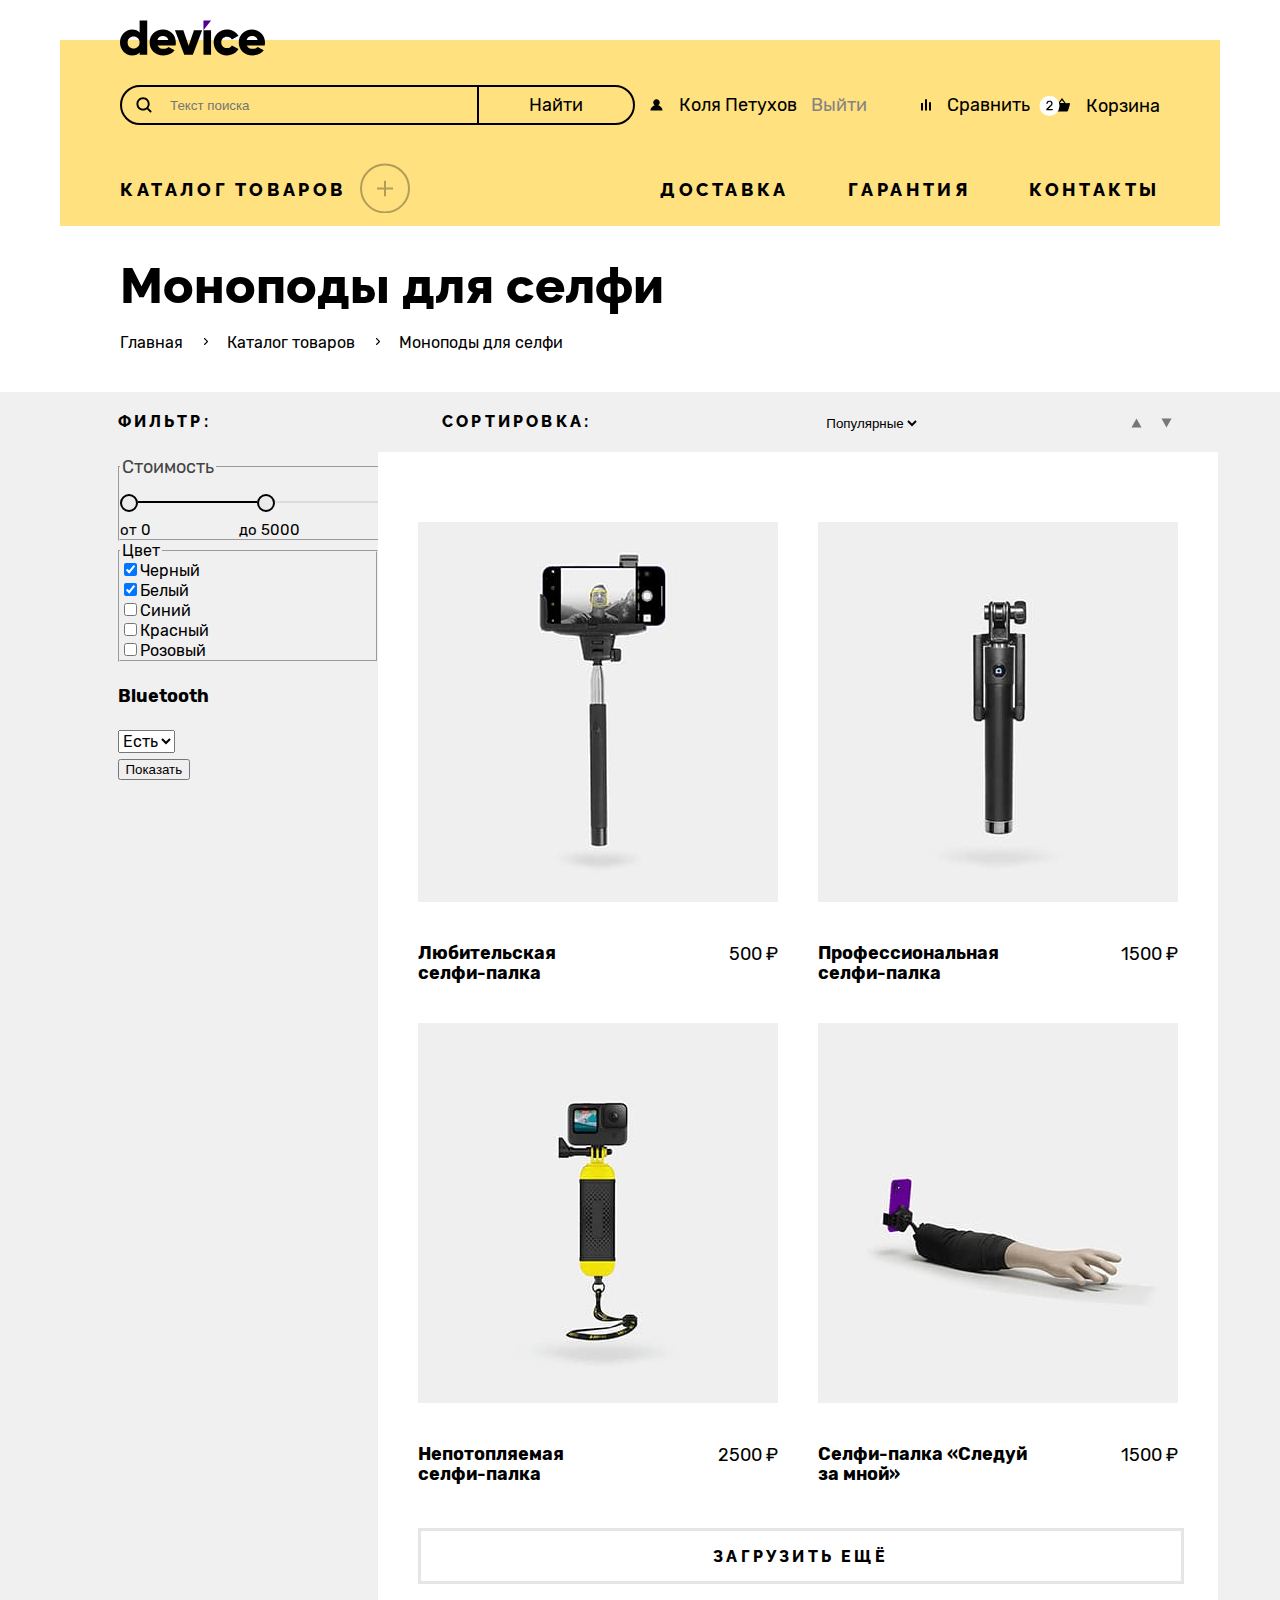
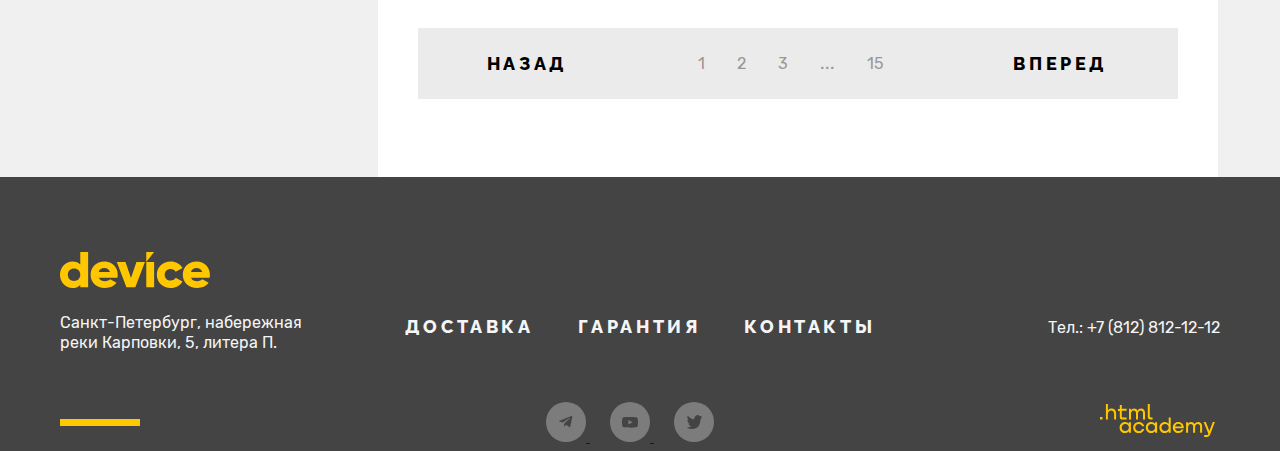
<file: 8/catalog.html>
<!DOCTYPE html>
<html lang="ru">

<head>
  <meta charset="utf-8">
  <title>HTML Academy: Девайс</title>
  <link rel="stylesheet" href="styles/styles.css">
  <base href="https://htmlacademy-htmlcss.github.io/2069517-device-34/8/">
</head>

<body>
  <div class="conteiner-body">
    <header class="page-header">
      <!--  <h1 class="visually-hidden">Магазин Девайс</h1> -->
      <nav class="navigation navigation-catalog">
        <a href="index.html"><img class="logo" src="images/logo-head.svg" width="145" height="36"
            alt="логотип Девайс"></a>
        <div class="navigation-container">
          <ul class="navigation-user">
            <li class="navigation-item search-conteiner">
              <form action="https://echo.htmlacademy.ru/" method="POST">
                <label>
                  <img class="srch-glass" src="images/srchglass.svg" width="16" height="16" alt="лупа">
                  <input class="button-search-side-checkin" type="search" placeholder="Текст поиска" name="search-date">
                </label>
                <button class="navigation-link-head button-search-side" type="submit">Найти</button>
              </form>
            </li>
            <li class="navigation-item">
              <img class="icon-head" src="images/login-enter.svg" width="13" height="12" alt="лого входа">
              <a class="navigation-link-head" href="#">Коля Петухов</a>
              <a class="navigation-link-head-login" href="#">Выйти</a>
            </li>
          </ul>
          <ul class="navigation-cart">
            <li class="navigation-item">
              <img class="icon-head" src="images/logo-compare.svg" width="10" height="12" alt="лого сравнить">
              <a class="navigation-link-head" href="#">Сравнить</a>
            </li>
            <li class="navigation-item">
              <img class="cart-amount" src="images/cart-amount.svg" width="21" height="21" alt="лого корзина">
              <img class="icon-head" src="images/logo-cart.svg" width="16" height="14" alt="лого корзина">
              <a class="navigation-link-head" href="#">Корзина</a>
            </li>
          </ul>
        </div>
        <div class="navigation-list-catalog-container">
          <ul class="navigation-list-catalog">
            <li class="navigation-item">
              <a class="navigation-link" href="catalog.html">Каталог товаров</a>
              <svg class="catalog-plus" width="50" height="50"></svg>
            </li>
          </ul>
          <ul class="navigation-warranty-contacts-link">
            <li class="navigation-item">
              <a class="navigation-link" href="delivery.html">Доставка</a>
            </li>
            <li class="navigation-item">
              <a class="navigation-link" href="warranty.html">Гарантия</a>
            </li>
            <li class="navigation-item">
              <a class="navigation-link" href="contacts.html">Контакты</a>
            </li>
          </ul>
        </div>
      </nav>
    </header>
    <main class="main-container main-index">
      <div class="page-container">
        <section class="catalog-monopod">
          <h2 class="catalog-item">Моноподы для селфи</h2>
          <div class="catalog-monopod-more">
            <ul class="catalog-monopod-list">
              <li class="catalog-monopod-item">
                <a class="catalog-monopod-link" href="index.html">Главная</a>
                <img class="catalog-triangle" src="images/Vector-triangle.svg" width="4" height="7" alt="стрелка">
              </li>
              <li>
                <a class="catalog-monopod-link" href="catalog.html">Каталог товаров</a>
                <img class="catalog-triangle" src="images/Vector-triangle.svg" width="4" height="7" alt="стрелка">
              </li>
              <li>
                <a class="catalog-monopod-link" tabindex="0">Моноподы для селфи</a>
              </li>
            </ul>
          </div>
        </section>
        <div class="back-catalog">
          <section class="sorting">
            <h2 class="filter-title">фильтр:</h2>
            <h2 class="filter-title">сортировка:</h2>
            <div class="sorting-choice">
              <select class="sorting-radio-button button" name="sorting-choice">
                <option class="sorting-choice-radio-label" value="popular">Популярные</option>
                <option class="sorting-choice-radio-label" value="for-price">По цене</option>
              </select>
            </div>
            <div class="sorting-choice-triangle">
              <img class="sorting-radio-up" src="images/triangle-sorting-up.svg" width="11" height="10" alt="up">
              <img class="sorting-radio-down" src="images/triangle-sorting-down.svg" width="11" height="10" alt="down">
            </div>
          </section>
          <section>
            <div class="sorting-select-catalog">
              <div class="filter-more">
                <section class="filter">
                  <form class="filter-fill" action="https://echo.htmlacademy.ru/" method="get">
                    <fieldset class="select-cost">
                      <legend>Стоимость</legend>
                      <div class="slider-select-combo">
                        <div class="slider-select-dotone">
                          <img src="images/slider-select/Ellipse-16.svg" alt="dot-one">
                        </div>
                        <div class="slider-select-lineone">
                          <img src="images/slider-select/Line-5.svg" alt="line-dark">
                        </div>
                        <div class="slider-select-dottwo">
                          <img src="images/slider-select/Ellipse-16-1.svg" alt="dot-two">
                        </div>
                        <div class="slider-select-linetwo">
                          <img src="images/slider-select/Line-4.svg" alt="line-grey">
                        </div>
                      </div>
                      <ul class="slider-select-word">
                        <li class="slider-select-word-link">от 0</li>
                        <li class="slider-select-word-link">до 5000</li>
                      </ul>
                    </fieldset>
                    <div class="filter-fill-choice">
                      <fieldset class="check-color">
                        <legend>Цвет</legend>
                        <label><input type="checkbox" name="area" checked value="черный">Черный</label>
                        <label><input type="checkbox" name="area" checked value="Белый">Белый</label>
                        <label><input type="checkbox" name="area" value="Синий">Синий</label>
                        <label><input type="checkbox" name="area" value="Красный">Красный</label>
                        <label><input type="checkbox" name="area" value="Розовый">Розовый</label>
                      </fieldset>
                    </div>
                    <div class="filter-fill-bluetooth">
                      <h4 class="filter-fill-field">Bluetooth</h4>
                      <select class="filter-fill-bluetooth" name="question-one">
                        <option class="filter-fill-bluetooth" value="available">Есть</option>
                        <option class="filter-fill-bluetooth" value="not">Нет</option>
                      </select>
                    </div>
                    <input type="submit" value="Показать">
                  </form>
                </section>
              </div>
              <div class="cotalog-slider-more">
                <section class="cotalog-slider-monopod">
                  <div class="grid-container">
                    <ul class="sorting-slider-tile-card">
                      <li class="sorting-slider-tile user">
                        <div class="sorting-slider-tile-first">
                          <img src="images/products/product-1.jpg" width="360" height="380" alt="monopod-user">
                          <div class="naming-more">
                            <h2 class="sorting-slider-tile-name">Любительская <br> селфи-палка</h2>
                            <p class="sorting-slider-tile-cost">500 ₽</p>
                          </div>
                        </div>
                        <div class="sorting-slider-tile-second">
                          <a class="sorting-slider-tile-user" href="#">
                            <div class="sorting-slider-more">Подробнее</div>
                            <div class="sorting-slider-more-line"></div>
                          </a>
                        </div>
                      </li>
                      <li class="sorting-slider-tile profi">
                        <div class="sorting-slider-tile-first">
                          <img src="images/products/product-2.jpg" width="360" height="380" alt="monopod-profi">
                          <div class="naming-more">
                            <h2 class="sorting-slider-tile-name">Профеcсиональная <br> селфи-палка</h2>
                            <p class="sorting-slider-tile-cost">1500 ₽</p>
                          </div>
                        </div>
                        <div class="sorting-slider-tile-second">
                          <a class="sorting-slider-tile-user" href="#">
                            <div class="sorting-slider-more">Подробнее</div>
                            <div class="sorting-slider-more-line"></div>
                          </a>
                        </div>
                      </li>
                      <li class="sorting-slider-tile water">
                        <div class="sorting-slider-tile-first">
                          <img src="images/products/product-3.jpg" width="360" height="380" alt="monopod-water">
                          <div class="naming-more">
                            <h2 class="sorting-slider-tile-name">Непотопляемая <br> селфи-палка</h2>
                            <p class="sorting-slider-tile-cost">2500 ₽</p>
                          </div>
                        </div>
                        <div class="sorting-slider-tile-second">
                          <a class="sorting-slider-tile-user" href="#">
                            <div class="sorting-slider-more">Подробнее</div>
                            <div class="sorting-slider-more-line"></div>
                          </a>
                        </div>
                      </li>
                      <li class="sorting-slider-tile follow">
                        <div class="sorting-slider-tile-first">
                          <img src="images/products/product-4.jpg" width="360" height="380" alt="monopod-follow">
                          <div class="naming-more">
                            <h2 class="sorting-slider-tile-name">Селфи-палка «Следуй <br> за мной»</h2>
                            <p class="sorting-slider-tile-cost">1500 ₽</p>
                          </div>
                        </div>
                        <div class="sorting-slider-tile-second">
                          <a class="sorting-slider-tile-user" href="#">
                            <div class="sorting-slider-more">Подробнее</div>
                            <div class="sorting-slider-more-line"></div>
                          </a>
                        </div>
                      </li>
                    </ul>
                  </div>
                  <div class="sorting-slider-button-item">
                    <a class="sorting-slider-button" href="#">Загрузить ещё</a>
                  </div>
                  <div class="choice-slider-box">
                    <a class="choice-slider-list-shift" href="#">назад</a>
                    <ul class="choice-slider-list">
                      <li class="choice-slider"><a class="sorting-slider-list-elements" href="#">1</a></li>
                      <li class="choice-slider"><a class="sorting-slider-list-elements" href="#">2</a></li>
                      <li class="choice-slider"><a class="sorting-slider-list-elements" href="#">3</a></li>
                      <li class="choice-slider">...</li>
                      <li class="choice-slider"><a class="sorting-slider-list-elements" href="#">15</a></li>
                    </ul>
                    <a class="choice-slider-list-shift" href="#">вперед</a>
                  </div>
                </section>
              </div>
            </div>
          </section>
        </div>
      </div>
    </main>
    <footer class="page-footer">
      <div class="bottom-page">
        <ul class="page-footer-title">
          <li class="footer-delivery-warranty-contacts-item">
            <h2 class="visually-hidden">Магазин Девайс</h2>
            <a href="index.html"><img class="logo-footer" src="images/logo-footer.svg" width="150" height="36"
                alt="логотип Девайс"></a>
            <p class="page-footer-title-address">Санкт-Петербург, набережная <br> реки Карповки, 5, литера П.</p>
            <div class="yellow-line-footer"></div>
          </li>
        </ul>
        <ul class="page-footer-title footer-delivery-warranty-contacts-list">
          <li>
            <h2 class="visually-hidden">доставка гарантия контакты</h2>
          </li>
          <li class="footer-delivery-warranty-contacts-item">
            <a class="footer-delivery-warranty-contacts-link" href="delivery.html">Доставка</a>
            <a class="footer-delivery-warranty-contacts-link" href="warranty.html">Гарантия</a>
            <a class="footer-delivery-warranty-contacts-link" href="contacts.html">Контакты</a>
          </li>
          <li class="footer-delivery-warranty-contacts-item">
            <div class="footer-delivery-warranty-contacts-item-soc">
              <a class="footer-delivery-warranty-contacts-socnetwork-link" href="https://t.me/htmlacademy">
                <svg class="logo-telegramm" width="40" height="40"></svg>
              </a>
              <a class="footer-delivery-warranty-contacts-socnetwork-link"
                href="https://www.youtube.com/user/htmlacademyru">
                <svg class="logo-youtube" width="40" height="40"></svg>
              </a>
              <a class="footer-delivery-warranty-contacts-socnetwork-link" href="https://twitter.com/htmlacademy_ru">
                <svg class="logo-twitter" width="40" height="40"></svg>
              </a>
            </div>
          </li>
        </ul>
        <ul class="page-footer-title footer-delivery-warranty-contacts-logo-list">
          <li class="footer-delivery-warranty-contacts-item">
            <a class="footer-phone-link" href="tel:+78128121212">Тел.: +7 (812) 812-12-12</a>
          </li>
          <li class="footer-delivery-warranty-contacts-item">
            <h2 class="visually-hidden">logo htmlacademy</h2>
            <a class="footer-phone-logohtmlacademy-link" href="https://htmlacademy.ru">
              <svg class="footer-phone-logohtmlacademy" width="115" height="33"></svg>
            </a>
          </li>
        </ul>
      </div>
    </footer>
  </div>
</body>

</html>
</file>
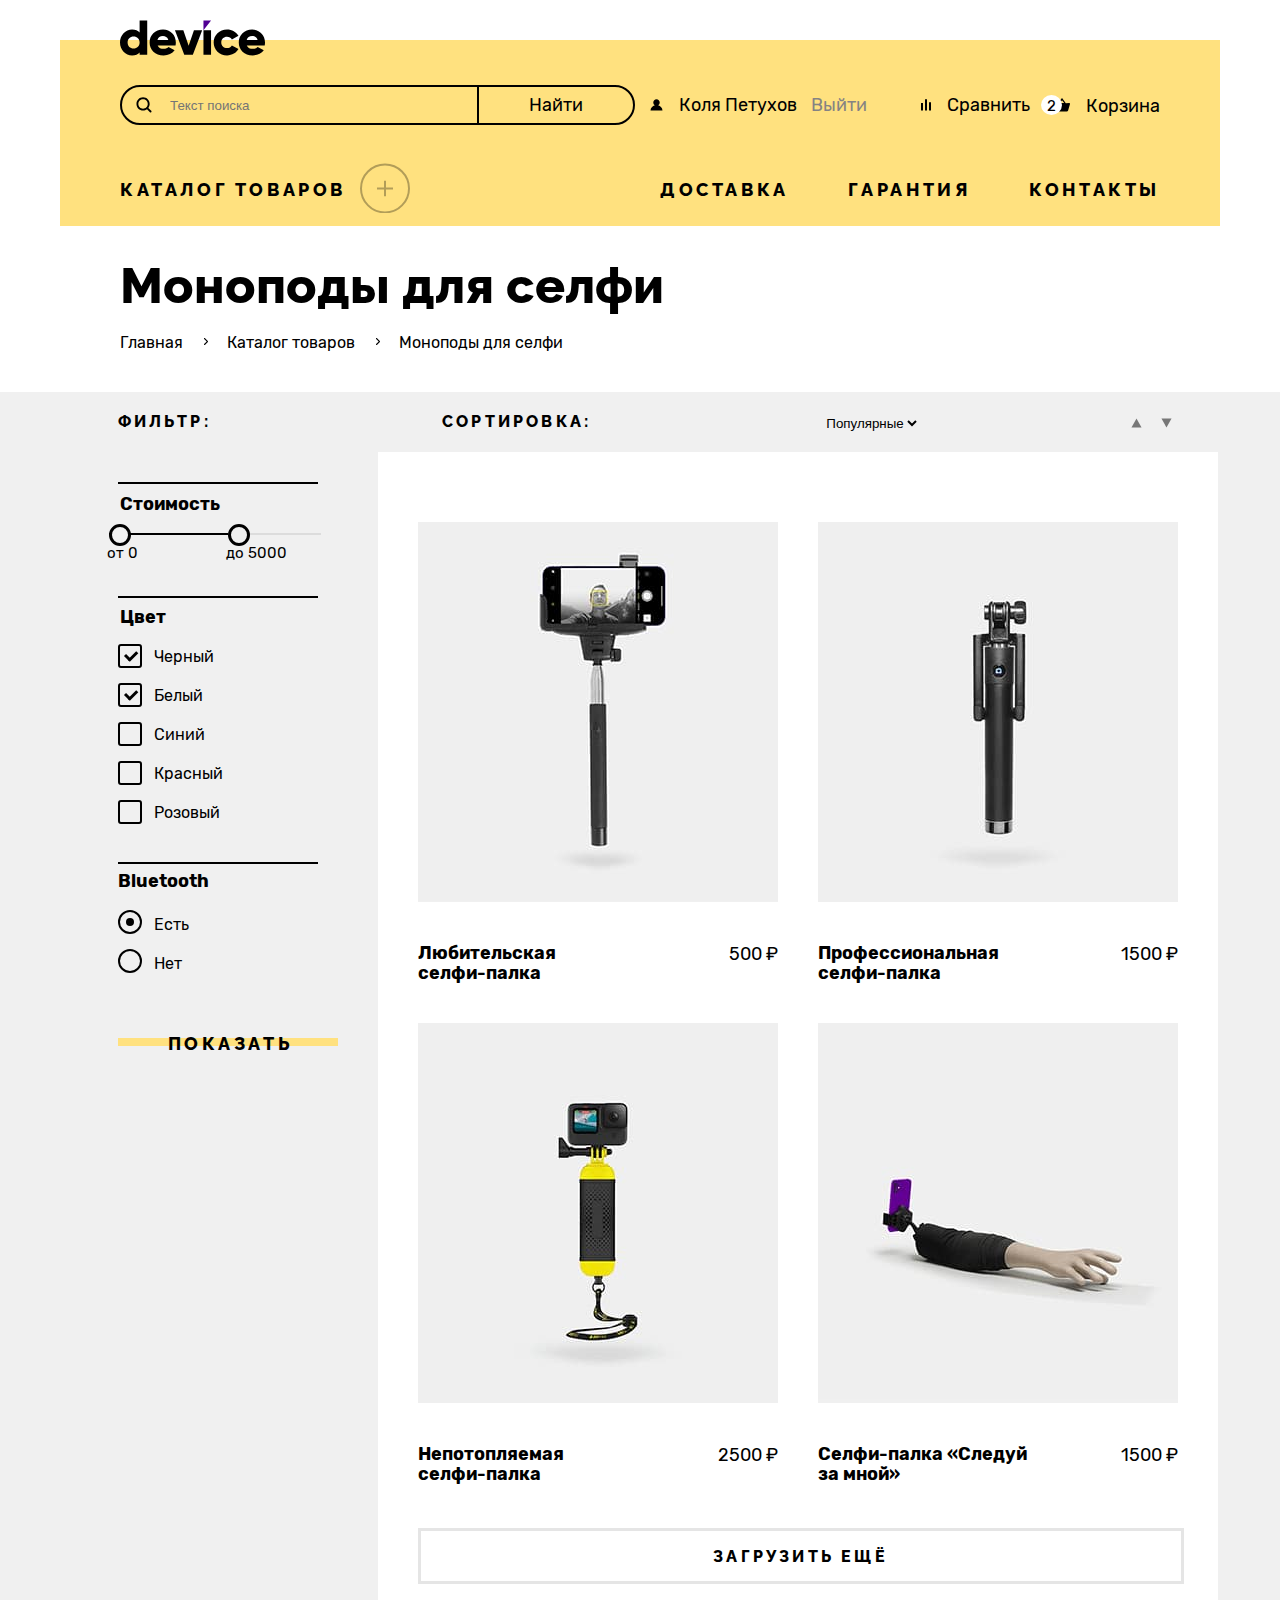
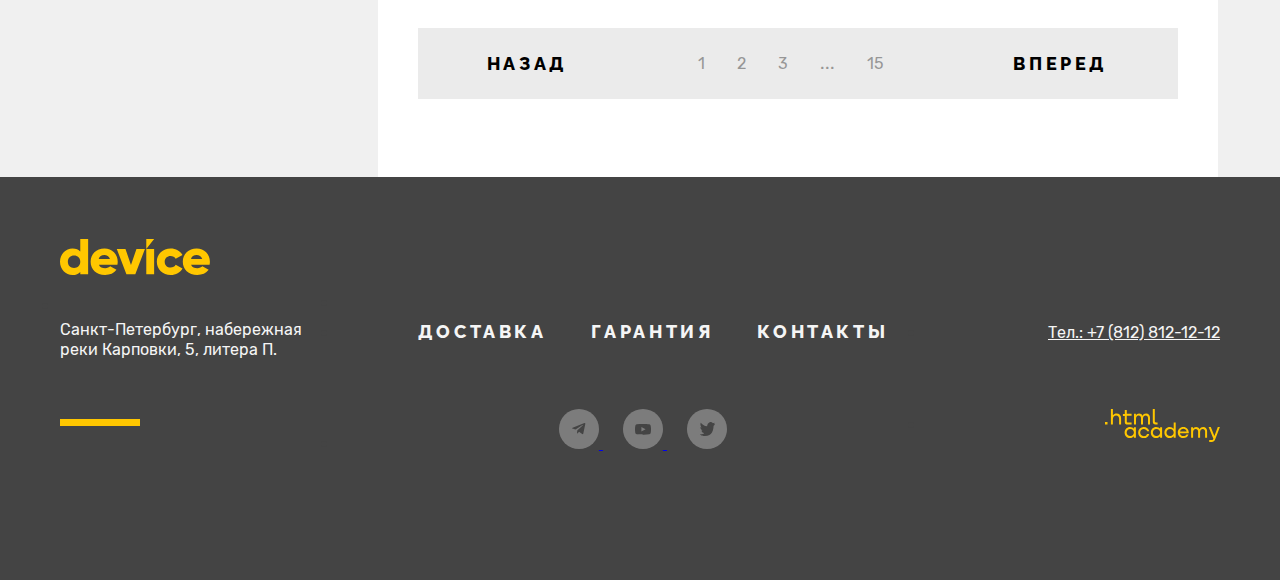
<file: 9/catalog.html>
<!DOCTYPE html>
<html lang="ru">

<head>
  <meta charset="utf-8">
  <title>HTML Academy: Девайс</title>
  <link rel="stylesheet" href="styles/styles.css">
  <base href="https://htmlacademy-htmlcss.github.io/2069517-device-34/9/">
</head>

<body>
  <div class="conteiner-body">
    <header class="page-header">
      <!--  <h1 class="visually-hidden">Магазин Девайс</h1> -->
      <nav class="navigation navigation-catalog">
        <a href="index.html"><img class="logo" src="images/logo-head.svg" width="145" height="36" alt="логотип Девайс"></a>
        <div class="navigation-container">
          <ul class="navigation-user">
            <li class="navigation-item search-conteiner">
              <form action="https://echo.htmlacademy.ru/" method="POST">
                <label>
                  <img class="srch-glass" src="images/srchglass.svg" width="16" height="16" alt="лупа">
                  <input class="button-search-side-checkin" type="search" placeholder="Текст поиска" name="search-date">
                </label>
                <button class="navigation-link-head button-search-side" type="submit">Найти</button>
              </form>
            </li>
            <li class="navigation-item">
              <img class="icon-head" src="images/login-enter-header.svg" width="13" height="12" alt="лого входа">
              <a class="navigation-link-head" href="#">Коля Петухов</a>
              <a class="navigation-link-head-login" href="#">Выйти</a>
            </li>
          </ul>
          <ul class="navigation-cart">
            <li class="navigation-item">
              <img class="icon-head" src="images/logo-compare.svg" width="10" height="12" alt="лого сравнить">
              <a class="navigation-link-head" href="#">Сравнить</a>
            </li>
            <li class="navigation-item">
              <span class="cart-amount-number">2</span>
              <img class="icon-head" src="images/logo-cart.svg" width="16" height="14" alt="лого корзина">
              <a class="navigation-link-head cart-uncover" href="#">Корзина</a>
              <div class="cart-windows">
                <img class="cart-win-triangle" src="images/cart-win-triangle.svg" width="14" height="6">
                <ul class="cart-win-list">
                  <li class="cart-win-link">
                    <a class="cart-visual" href="catalog.html">
                      <img class="cart-win-image" src="images/products/product-1.jpg" width="39" height="43" alt="любительская селфи-палка">
                      <p class="cart-win-text">Любительская селфи-палка</p>
                    </a>
                    <svg class="win-cross" width="10" height="10"></svg>
                  </li>
                  <li class="cart-win-link">
                    <a class="cart-visual" href="catalog.html">
                      <img class="cart-win-image" src="images/products/product-2.jpg" width="39" height="43" alt="профессиональная селфи-палка">
                      <p class="cart-win-text">Профессиональная селфи-палка</p>
                    </a>
                    <svg class="win-cross" width="10" height="10"></svg>
                  </li>
                  <li class="cart-win-link cart-win-amount">
                    <p class="text-cart">Товаров: 2</p>
                    <p class="text-cart">Сумма: 2000 ₽</p>
                  </li>
                  <li class="cart-win-link">
                    <button class="cart-win-button">Открыть корзину</button>
                  </li>
                </ul>
              </div>
            </li>
          </ul>
        </div>
        <div class="navigation-list-catalog-container">
          <ul class="navigation-list-catalog">
            <li class="navigation-item">
              <a class="navigation-link" href="catalog.html">Каталог товаров
                <svg class="catalog-plus" width="50" height="50"></svg>
              </a>
              <ul class="catalog-window">
                <li class="catalog-win-item">
                  <a class="catalog-win-link" href="catalog.html">Виртуальная реальность</a><br>
                  <a class="catalog-win-link" href="catalog.html">Моноподы для селфи</a><br>
                  <a class="catalog-win-link" href="catalog.html">Экшн-камеры</a>
                </li>
                <li class="catalog-win-item">
                  <a class="catalog-win-link" href="catalog.html">Фитнес-браслеты</a><br>
                  <a class="catalog-win-link" href="catalog.html">Умные часы</a>
                </li>
                <li class="catalog-win-item">
                  <a class="catalog-win-link" href="catalog.html">Квадрокоптеры</a>
                </li>
              </ul>
            </li>
          </ul>
          <ul class="navigation-warranty-contacts-link">
            <li class="navigation-item">
              <a class="navigation-link" href="delivery.html">Доставка</a>
            </li>
            <li class="navigation-item">
              <a class="navigation-link" href="warranty.html">Гарантия</a>
            </li>
            <li class="navigation-item">
              <a class="navigation-link" href="contacts.html">Контакты</a>
            </li>
          </ul>
        </div>
      </nav>
    </header>
    <main class="main-container main-index">
      <div class="page-container">
        <section class="catalog-monopod">
          <h2 class="catalog-item">Моноподы для селфи</h2>
          <div class="catalog-monopod-more">
            <ul class="catalog-monopod-list">
              <li class="catalog-monopod-item">
                <a class="catalog-monopod-link" href="index.html">Главная</a>
                <img class="catalog-triangle" src="images/Vector-triangle.svg" width="4" height="7" alt="стрелка">
              </li>
              <li>
                <a class="catalog-monopod-link" href="catalog.html">Каталог товаров</a>
                <img class="catalog-triangle" src="images/Vector-triangle.svg" width="4" height="7" alt="стрелка">
              </li>
              <li>
                <a class="catalog-monopod-link" tabindex="0">Моноподы для селфи</a>
              </li>
            </ul>
          </div>
        </section>
        <div class="back-catalog">
          <section class="sorting">
            <h2 class="filter-title">фильтр:</h2>
            <h2 class="filter-title">сортировка:</h2>
            <div class="sorting-choice">
              <select class="sorting-radio-button button" name="sorting-choice">
                <option class="sorting-choice-radio-label" value="popular">Популярные</option>
                <option class="sorting-choice-radio-label" value="for-price">По цене</option>
              </select>
            </div>
            <div class="sorting-choice-triangle">
              <img class="sorting-radio-up" src="images/triangle-sorting-up.svg" width="11" height="10" alt="up">
              <img class="sorting-radio-down" src="images/triangle-sorting-down.svg" width="11" height="10" alt="down">
            </div>
          </section>
          <section>
            <div class="sorting-select-catalog">
              <div class="filter-more">
                <section class="filter">
                  <img class="filter-line" src="images/line-filter.svg">
                  <form class="filter-fill" action="https://echo.htmlacademy.ru/" method="get">
                    <fieldset class="select-cost">
                      <legend class="select-cost-title">Стоимость</legend>
                      <div class="slider-select-combo">
                        <div class="slider-select-dotone slider-select-new">
                          <span class="coma-select"></span>
                        </div>
                        <div class="slider-select-lineone">
                          <img src="images/slider-select/Line-5.svg" alt="line-dark">
                        </div>
                        <div class="slider-select-dottwo slider-select-new">
                          <span class="coma-select"></span>
                        </div>
                        <div class="slider-select-linetwo">
                          <img src="images/slider-select/Line-4.svg" alt="line-grey">
                        </div>
                      </div>
                      <ul class="slider-select-word">
                        <li class="slider-select-word-link">от 0</li>
                        <li class="slider-select-word-link">до 5000</li>
                      </ul>
                    </fieldset>
                    <div class="filter-fill-choice">
                      <img class="filter-line-two" src="images/line-filter.svg">
                      <fieldset class="check-color">
                        <legend class="check-color-text">Цвет</legend>
                        <label class="checkbox-color" for="new"><input class="visually-hidden checkbox-color-input" id="new" type="checkbox" name="area" checked value="черный">
                          <span class="control-mark"></span><span class="checkbox-color-input-text">Черный</span></label>
                        <label class="checkbox-color"><input class="visually-hidden checkbox-color-input" id="new" type="checkbox" name="area" checked value="Белый">
                          <span class="control-mark"></span><span class="checkbox-color-input-text">Белый</span></label>
                        <label class="checkbox-color"><input class="visually-hidden checkbox-color-input" id="new" type="checkbox" name="area" value="Синий">
                          <span class="control-mark"></span><span class="checkbox-color-input-text">Синий</span></label>
                        <label class="checkbox-color"><input class="visually-hidden checkbox-color-input" id="new" type="checkbox" name="area" value="Красный">
                          <span class="control-mark"></span><span class="checkbox-color-input-text">Красный</span></label>
                        <label class="checkbox-color"><input class="visually-hidden checkbox-color-input" id="new" type="checkbox" name="area" value="Розовый">
                          <span class="control-mark"></span><span class="checkbox-color-input-text">Розовый</span></label>
                      </fieldset>
                    </div>
                    <div class="filter-fill-bluetooth">
                      <img class="filter-line-three" src="images/line-filter.svg">
                      <h4 class="filter-fill-field">Bluetooth</h4>
                      <ul class="filter-fill-bluetooth-radio"></ul>
                      <li class="filter-option">
                        <label class="radio-bluetooth">
                          <input class="visually-hidden filter-input-radio" type="radio" name="bluetooth-option" value="with-Bluetooth" id="filter-yes" checked>
                          <span class="control-mark-radio"></span>
                          <span class="checkbox-color-input-text">Есть</span>
                        </label>
                      </li>
                      <li class="filter-option">
                        <label class="radio-bluetooth">
                          <input class="visually-hidden filter-input-radio" type="radio" name="bluetooth-option" value="without-Bluetooth" id="filter-no">
                          <span class="control-mark-radio"></span>
                          <span class="checkbox-color-input-text">Нет</span>
                        </label>
                      </li>
                      </ul>
                    </div>
                    <div class="filter-new-vision-button">
                      <button class="filter-new-vision" type="submit">Показать</button>
                      <span class="filter-yellow-line"></span>
                    </div>
                  </form>
                </section>
              </div>
              <div class="cotalog-slider-more">
                <section class="cotalog-slider-monopod">
                  <div class="grid-container">
                    <ul class="sorting-slider-tile-card">
                      <li class="sorting-slider-tile user">
                        <div class="sorting-slider-tile-first">
                          <img src="images/products/product-1.jpg" width="360" height="380" alt="monopod-user">
                          <div class="naming-more">
                            <h2 class="sorting-slider-tile-name">Любительская <br> селфи-палка</h2>
                            <p class="sorting-slider-tile-cost">500 ₽</p>
                          </div>
                        </div>
                        <div class="sorting-slider-tile-second">
                          <a class="sorting-slider-tile-user" href="#">
                            <div class="sorting-slider-more">Подробнее</div>
                            <span class="sorting-slider-more-line"></span>
                          </a>
                        </div>
                      </li>
                      <li class="sorting-slider-tile profi">
                        <div class="sorting-slider-tile-first">
                          <img src="images/products/product-2.jpg" width="360" height="380" alt="monopod-profi">
                          <div class="naming-more">
                            <h2 class="sorting-slider-tile-name">Профеcсиональная <br> селфи-палка</h2>
                            <p class="sorting-slider-tile-cost">1500 ₽</p>
                          </div>
                        </div>
                        <div class="sorting-slider-tile-second">
                          <a class="sorting-slider-tile-user" href="#">
                            <div class="sorting-slider-more">Подробнее</div>
                            <span class="sorting-slider-more-line"></span>
                          </a>
                        </div>
                      </li>
                      <li class="sorting-slider-tile water">
                        <div class="sorting-slider-tile-first">
                          <img src="images/products/product-3.jpg" width="360" height="380" alt="monopod-water">
                          <div class="naming-more">
                            <h2 class="sorting-slider-tile-name">Непотопляемая <br> селфи-палка</h2>
                            <p class="sorting-slider-tile-cost">2500 ₽</p>
                          </div>
                        </div>
                        <div class="sorting-slider-tile-second">
                          <a class="sorting-slider-tile-user" href="#">
                            <div class="sorting-slider-more">Подробнее</div>
                            <span class="sorting-slider-more-line"></span>
                          </a>
                        </div>
                      </li>
                      <li class="sorting-slider-tile follow">
                        <div class="sorting-slider-tile-first">
                          <img src="images/products/product-4.jpg" width="360" height="380" alt="monopod-follow">
                          <div class="naming-more">
                            <h2 class="sorting-slider-tile-name">Селфи-палка «Следуй <br> за мной»</h2>
                            <p class="sorting-slider-tile-cost">1500 ₽</p>
                          </div>
                        </div>
                        <div class="sorting-slider-tile-second">
                          <a class="sorting-slider-tile-user" href="#">
                            <div class="sorting-slider-more">Подробнее</div>
                            <span class="sorting-slider-more-line"></span>
                          </a>
                        </div>
                      </li>
                    </ul>
                  </div>
                  <div class="sorting-slider-button-item">
                    <a class="sorting-slider-button" href="#">Загрузить ещё</a>
                  </div>
                  <div class="choice-slider-box">
                    <a class="choice-slider-list-shift" href="#">назад</a>
                    <ul class="choice-slider-list">
                      <li class="choice-slider"><a class="sorting-slider-list-elements" href="#">1</a></li>
                      <li class="choice-slider"><a class="sorting-slider-list-elements" href="#">2</a></li>
                      <li class="choice-slider"><a class="sorting-slider-list-elements" href="#">3</a></li>
                      <li class="choice-slider">...</li>
                      <li class="choice-slider"><a class="sorting-slider-list-elements" href="#">15</a></li>
                    </ul>
                    <a class="choice-slider-list-shift" href="#">вперед</a>
                  </div>
                </section>
              </div>
            </div>
          </section>
        </div>
      </div>
    </main>
    <footer class="page-footer">
      <div class="bottom-page">
        <ul class="page-footer-title">
          <li class="footer-delivery-warranty-contacts-item">
            <h2 class="visually-hidden">Магазин Девайс</h2>
            <a href="index.html"><img class="logo-footer" src="images/logo-footer.svg" width="150" height="36" alt="логотип Девайс"></a>
            <p class="page-footer-title-address">Санкт-Петербург, набережная <br> реки Карповки, 5, литера П.</p>
          </li>
        </ul>
        <ul class="footer-delivery-warranty-contacts-list">
          <li>
            <h2 class="visually-hidden">доставка гарантия контакты</h2>
          </li>
          <li class="footer-delivery-warranty-contacts-item">
            <a class="footer-delivery-warranty-contacts-link" href="delivery.html">Доставка</a>
            <a class="footer-delivery-warranty-contacts-link" href="warranty.html">Гарантия</a>
            <a class="footer-delivery-warranty-contacts-link" href="contacts.html">Контакты</a>
          </li>
          <li class="footer-delivery-warranty-contacts-item">
            <div class="footer-delivery-warranty-contacts-item-soc">
              <a class="footer-delivery-warranty-contacts-socnetwork-link" href="https://t.me/htmlacademy">
                <svg class="logo-telegramm" width="40" height="40"></svg>
              </a>
              <a class="footer-delivery-warranty-contacts-socnetwork-link" href="https://www.youtube.com/user/htmlacademyru">
                <svg class="logo-youtube" width="40" height="40"></svg>
              </a>
              <a class="footer-delivery-warranty-contacts-socnetwork-link" href="https://twitter.com/htmlacademy_ru">
                <svg class="logo-twitter" width="40" height="40"></svg>
              </a>
            </div>
          </li>
        </ul>
        <ul class="footer-delivery-warranty-contacts-logo-list">
          <li class="footer-delivery-warranty-contacts-item">
            <a class="footer-phone-link" href="tel:+78128121212">Тел.: +7 (812) 812-12-12</a>
          </li>
          <li class="footer-delivery-warranty-contacts-item">
            <h2 class="visually-hidden">logo htmlacademy</h2>
            <a class="footer-phone-logohtmlacademy-link" href="https://htmlacademy.ru">
              <svg class="footer-phone-logohtmlacademy" width="115" height="33"></svg>
            </a>
          </li>
        </ul>
      </div>
    </footer>
  </div>
</body>

</html>
</file>
<file: styles/styles.css>
@font-face {
  font-family: Raleway;
  font-style: normal;
  font-weight: 800;
  src: url("../fonts/raleway/raleway-800.woff2") format("woff2");
  font-display: swap;
}

@font-face {
  font-family: Rubik;
  font-style: normal;
  font-weight: 400;
  src: url("../fonts/rubik/rubik-400.woff2") format("woff2");
  font-display: swap;
}

@font-face {
  font-family: Rubik;
  font-style: normal;
  font-weight: 700;
  src: url("../fonts/rubik/rubik-700.woff2") format("woff2");
  font-display: swap;
}

body {
  margin: 0;
  display: flex;
  flex-direction: column;
  min-height: 100%;
  font-family: Rubik, sans-serif;
  font-size: 18px;
  line-height: 30px;
  font-weight: 400;
  color: #444444;
}

html {
  height: 100%;
}

.navigation-link-head,
.enter-mail,
.sorting-choice-radio-label,
.contacts-description-text,
.contacts-time-work {
  font-family: Rubik, sans-serif;
  font-size: 18px;
  line-height: 30px;
  font-weight: 400;
  color: black;
  text-decoration: none;
}

.navigation-link,
.slider-gallery,
.services-button,
.contacts-more,
.form-email-button,
.filter-fill-button,
.sorting-slider-list-shift,
.choice-slider-list-shift,
.contacts-more-our,
.sorting-slider-more,
.cart-win-button,
.filter-new-vision,
.delivery-window-intake {
  font-family: Raleway, sans-serif;
  font-size: 18px;
  line-height: 21px;
  font-weight: 800;
  color: black;
  letter-spacing: 0.2em;
  text-transform: uppercase;
  background-color: transparent;
}

.black-button {
  font-family: Raleway, sans-serif;
  font-size: 18px;
  line-height: 21px;
  font-weight: 800;
  color: #FFE17F;
  letter-spacing: 0.2em;
  text-transform: uppercase;
  background-color: transparent;
}

.products-number {
  font-family: Rubik, sans-serif;
  font-size: 180px;
  line-height: 30px;
  font-weight: 700;
  color: #FFFFFF;
}

.products-description-tagline,
.services-title,
.contacts-title,
.subscription-title,
.catalog-item,
.services-order-text-win {
  font-family: Raleway, sans-serif;
  font-size: 50px;
  line-height: 50px;
  font-weight: 800;
  color: black;
}

.products-title {
  font-family: Rubik, sans-serif;
  font-size: 36px;
  line-height: 30px;
  font-weight: 400;
  color: black;
}

.products-exactly {
  font-family: Rubik, sans-serif;
  font-size: 16px;
  line-height: 30px;
  font-weight: 400;
  color: black;
}

.categories-description {
  font-family: Raleway, sans-serif;
  font-size: 18px;
  line-height: 24px;
  font-weight: 800;
  color: black;
}

.win-email-input-border-error {
  font-family: Raleway, sans-serif;
  font-size: 14px;
  line-height: 20px;
  font-weight: 400;
  color: black;
}

.services,
.services-order-text {
  font-family: Raleway, sans-serif;
  font-size: 20px;
  line-height: 24px;
  font-weight: 800;
  color: black;
  letter-spacing: 0.2em;
  text-transform: uppercase;
}

.contacts-tc,
.filter-fill-field,
.sorting-slider-tile-name,
.check-color-text,
.select-cost-title,
.text-title-win {
  font-family: Rubik, sans-serif;
  font-size: 18px;
  line-height: 20px;
  font-weight: 700;
  font-style: normal;
  color: black;
}

.contacts-name {
  font-family: Rubik, sans-serif;
  font-size: 24px;
  line-height: 30px;
  font-weight: 700;
  color: #444444;
}

.contacts-phone,
.navigation-link-head-login {
  font-family: Rubik, sans-serif;
  font-size: 18px;
  line-height: 30px;
  font-weight: 400;
  color: #858383;
}

.page-footer-title-address,
.footer-phone-link,
.cart-win-text,
.text-cart,
.win-information {
  font-family: Rubik, sans-serif;
  font-size: 16px;
  line-height: 20px;
  font-weight: 400;
  color: whitesmoke;
}

.footer-delivery-warranty-contacts-link {
  font-family: Raleway, sans-serif;
  font-size: 18px;
  line-height: 22px;
  font-weight: 800;
  color: whitesmoke;
  letter-spacing: 0.2em;
  text-transform: uppercase;
}

.slider-select-word-link,
.cart-amount-number {
  font-family: Rubik, sans-serif;
  font-size: 15px;
  line-height: 18px;
  font-weight: 400;
  color: #000000;
}

.catalog-monopod-link,
.filter-fill-bluetooth,
.check-color,
.catalog-win-link,
.checkbox-color-input-text,
.delivery-window-item-link-field,
.win-number-one,
.button-search-side-checkin,
.button-search-side {
  font-family: Rubik, sans-serif;
  font-size: 16px;
  line-height: 19px;
  font-weight: 400;
  color: black;
}

.filter-title,
.sorting-slider-button,
.filter-title-sorting {
  font-family: Raleway, sans-serif;
  font-size: 16px;
  line-height: 19px;
  font-weight: 800;
  color: black;
  letter-spacing: 0.2em;
  text-transform: uppercase;
}

.sorting-slider-tile-cost {
  font-family: Rubik, sans-serif;
  font-size: 18px;
  line-height: 22px;
  font-weight: 400;
  color: black;
}

.sorting-slider-list-elements,
.delivery-window-item-input {
  font-family: Rubik, sans-serif;
  font-size: 16px;
  line-height: 20px;
  font-weight: 400;
  color: #444444;
  text-decoration: none;
}

body {
  min-width: 1440px;
}

.page-footer {
  background-color: #444444;
}

.container-body {
  width: 100%;
  margin: 0 auto;
}

.logo {
  position: absolute;
  top: -22px;
  left: 60px;

}

.logo:focus {
  outline: 2px solid #AF4FFF;
  opacity: 1;
}

.logo:hover {
  opacity: 0.6;
}

.logo:active {
  opacity: 0.2;
}

.navigation {
  position: relative;
  background-color: #FFE17F;
  min-height: 155px;
  width: 1160px;
  margin: 0 auto;
  margin-top: 40px;
}

.navigation-catalog {
  background-color: #FFE17F;
  height: 186px;
  width: 1160px;
  margin: 0 auto;
  margin-top: 40px;
  margin-bottom: 38px;
}

.main-container {
  flex-grow: 1;
}

.navigation-container {
  display: flex;
  width: 1040px;
  margin-left: 60px;
  margin-right: 60px;
  margin-bottom: 22px;
  padding: 0;
}

.navigation-item {
  margin: 0;
  padding: 0;
  margin-left: 15px;
}

.navigation-item-catalog {
  margin: 0;
  padding: 0;
}

.srch-glass {
  position: absolute;
  margin: 0;
  padding: 0;
  margin-top: 12px;
  margin-left: 16px;
}

.search-conteiner {
  position: relative;
  margin: 0;
  padding: 0;
  display: flex;
  width: 520px;
}

.navigation-item-checkin {
  margin: 0;
  padding: 0;
  margin-left: 14px;
  width: 110px;
}

.button-search-side-checkin {
  margin: 0;
  padding: 0;
  padding-left: 48px;
  width: 359px;
  height: 40px;
  border: 2px solid #000000;
  border-radius: 20px 0 0 20px;
  background-color: transparent;
  outline: 0;
}

.button-search-side-checkin:focus {
  outline: 2px solid #AF4FFF;
}

.button-search-side {
  position: absolute;
  margin: 0;
  padding: 0;
  right: 5px;
  top: 0px;
  width: 158px;
  height: 40px;
  border: 2px solid #000000;
  border-radius: 0 20px 20px 0;
  background-color: transparent;
  margin-left: -2px;
  cursor: pointer;
}

.button-search-side:focus {
  outline: 2px solid #AF4FFF;
}

.button-search-side:hover {
  background-color: #000000;
  color: #FFFFFF;
}

.button-search-side:active {
  background-color: #000000;
  color: #726f6f;
}

.navigation-link-head:focus {
  outline: 2px solid #AF4FFF;
}

.navigation-link-head:hover {
  color: #726f6f;
}

.navigation-link-head:active {
  color: #bdb8b8;
}

.cart-amount {
  position: relative;
}

.cart-amount-number {
  position: absolute;
  top: 5px;
  left: -4px;
  margin: 0 auto;
  padding: 0;
  border: 2px solid #FFFFFF;
  border-radius: 50%;
  background-color: #FFFFFF;
  width: 16px;
  height: 16px;
  text-align: center;
  color: #000000;
  padding-left: 1px;
}

.icon-head {
  margin: 0;
  padding: 0;
  margin-top: 8px;
  margin-right: 8px;
  margin-left: 10px;
}

.navigation-link-head-login {
  margin: 0;
  padding: 0;
  margin-left: 22px;
  text-decoration: none;
}

.navigation-link-head-login:focus {
  outline: 2px solid #AF4FFF;
}

.navigation-link-head-login:hover {
  color: #726f6f;
}

.navigation-link-head-login:active {
  color: #bdb8b8;
}

.button {
  cursor: pointer;
  border: none;
  display: inline-block;
}

.navigation-user {
  margin: 0;
  padding: 0;
  width: 810px;
  margin-top: 45px;
  display: flex;
  justify-content: flex-start;
  align-items: center;
  list-style-type: none;
}

.navigation-cart {
  margin: 0;
  padding: 0;
  width: 280px;
  margin-top: 43px;
  display: flex;
  margin-left: auto;
  justify-content: space-between;
  align-items: center;
  list-style-type: none;
  flex-wrap: wrap;
}

.navigation-list-catalog-container {
  position: relative;
  display: flex;
  width: 1040px;
  margin-left: 60px;
  margin-right: 60px;
  padding: 0;
  align-items: center;
}

.navigation-list-catalog {
  position: relative;
  margin: 0;
  padding: 0;
  width: 300px;
  list-style-type: none;
  display: flex;
}

.catalog-window {
  position: absolute;
  width: 1100px;
  margin: 0;
  padding: 0;
  background-color: #FFE17F;
  display: flex;
  list-style-type: none;
  padding-top: 30px;
  padding-left: 60px;
  padding-bottom: 60px;
  left: -60px;
  z-index: 1;
  display: none;
}

.catalog-win-link {
  text-decoration: none;
  margin-bottom: 15px;
}

.catalog-win-link:focus {
  outline: 2px solid #AF4FFF;
}

.catalog-win-link:hover {
  opacity: 0.7;
}

.catalog-win-link:active {
  opacity: 0.5;
}

.catalog-win-item {
  display: flex;
  margin: 0;
  padding: 0;
  width: 222px;
  margin-right: 10px;
  flex-wrap: wrap;
  align-content: flex-start;
}

.navigation-link {
  margin: 0 auto;
  padding: 0;
  margin-top: 24px;
  display: block;
  text-decoration: none;
}

.navigation-link:focus {
  outline: 2px solid #AF4FFF;
}

.navigation-link:hover {
  color: #726f6f;
  transition: 0.5s;
}

.navigation-link:active {
  color: #bdb8b8;
  border: none;
}

.navigation-link:focus-within+.catalog-window {
  display: block;
  display: flex;
}

.navigation-link:hover+.catalog-window {
  display: block;
  display: flex;
}

.catalog-window:hover {
  display: block;
  display: flex;
}

.catalog-plus {
  background-image: url(../images/catalog-logo-plus.svg);
  position: absolute;
  top: 8px;
  right: 10px;
  cursor: pointer;
  z-index: 2;
  content: "";
}

.catalog-plus:hover {
  background-image: url(../images/catalog-logo-minus.svg);
  opacity: 0.3;
}

.catalog-plus:active {
  background-image: url(../images/catalog-logo-plus-bl.svg);
  opacity: 1;
}

.navigation-warranty-contacts-link {
  margin: 0;
  padding: 0;
  width: 470px;
  display: flex;
  margin-left: auto;
  justify-content: space-between;
  list-style-type: none;
  flex-wrap: wrap;
}

.cart-windows {
  position: absolute;
  display: none;
  margin: 0;
  padding: 0;
  width: 320px;
  background-color: #000000;
  top: 37px;
  right: -75px;
  z-index: 1;
}

.cart-windows:hover {
  display: block;
}

.cart-windows:active {
  display: block;
}

.cart-win-list {
  position: relative;
  list-style-type: none;
  margin: 0;
  padding: 0;
}

.cart-visual {
  margin: 0;
  padding: 0;
  display: flex;
  text-decoration: none;
}

.cart-visual:focus {
  outline: 2px solid #AF4FFF;
}

.cart-visual:hover {
  opacity: 0.7;
}

.cart-visual:active {
  opacity: 0.5;
}

.cart-win-triangle {
  position: absolute;
  left: 153px;
  top: -5px;
  width: 12px;
  height: 12px;
  background: #000000;
  transform: rotate(45deg);
}

.cart-win-link {
  position: relative;
  display: flex;
  margin: 0;
  padding: 0;
  justify-content: space-between;
}

.cart-win-amount {
  background-color: #1a1a1a;
}

.cart-win-image {
  margin: 0;
  padding: 20px;
}

.cart-win-text {
  flex-wrap: wrap;
  margin: 0;
  padding-top: 20px;
  padding-left: 10px;
  padding-right: 87px;
  padding-bottom: 20px;
}

.text-cart {
  flex-wrap: nowrap;
  margin: 0;
  padding-left: 20px;
  padding-right: 20px;
  padding-top: 15px;
  padding-bottom: 15px;
}

.cart-uncover {
  margin: 0;
  padding: 0;
  border: none;
  background: transparent;
}

.cart-uncover:focus-within+.cart-windows {
  display: block;
}

.win-cross {
  position: absolute;
  background-image: url(../images/cart-win-cross.svg);
  margin: 0;
  padding: 0;
  left: 290px;
  top: 20px;
  cursor: pointer;
}

.win-cross:focus {
  outline: 2px solid #AF4FFF;
}

.win-cross:hover {
  opacity: 0.7;
}

.win-cross:active {
  opacity: 0.5;
}

.cart-windows:active {
  display: block;
}

.cart-win-button-href {
  margin-top: 24px;
  margin-bottom: 30px;
}

.cart-win-button {
  margin: 17px;
  padding: 14px 25px;
  text-align: center;
  background-color: #FFFFFF;
  cursor: pointer;
  text-decoration: none;
}

.cart-win-button:focus {
  outline: 2px solid #AF4FFF;
}

.cart-win-button:hover {
  background-color: #FFE17F;
}

.cart-win-button:active {
  color: #777575;
}

.page-container-index {
  position: relative;
  width: 100%;
  margin: 0 auto;
  padding: 0;
}

.background-slider {
  position: absolute;
  background: #FFE17F;
  width: 1160px;
  height: 145px;

}

.save-back {
  width: 1160px;
  margin: 0 auto;
  padding: 0;
}

.slider-gallery-products {
  position: relative;
  margin: 0;
  padding: 0;
  margin-bottom: 110px;
}

.win-slider-one {
  display: flex;
  list-style-type: none;
}

.slider-products {
  position: relative;
  width: 1160px;
}

.slider-products-one {
  position: relative;
  display: flex;
  margin: 0 auto;
  padding: 0;
}

.slider-products-img {
  position: relative;
  margin: 0 auto;
  padding: 0;
  width: 560px;
  max-height: 560px;
}

.slider-prev {
  position: absolute;
  left: 30px;
  bottom: 245px;
  background-color: transparent;
  cursor: pointer;
}

.slider-next {
  position: absolute;
  left: 540px;
  bottom: 245px;
  background-color: transparent;
  cursor: pointer;
}

.slider-products-img-control {
  position: absolute;
  top: -5px;
}

.products-info-list {
  position: relative;
  width: 600px;
  margin: 0 auto;
  padding: 0;
}

.products-list {
  list-style-type: none;
  margin-bottom: 60px;
}

.products-number {
  margin: 0;
  padding: 0;
  margin-top: 75px;
  padding-right: 30px;
  text-align: end;
}

.win-slider-two {
  z-index: -1;
}

.win-slider-three {
  z-index: -2;
}

.triangle-slider {
  background-image: url(../images/previous-product.svg);
  outline: none;
  background-repeat: no-repeat;
}

.triangle-slider:focus {
  outline: 2px solid #AF4FFF;
}

.triangle-slider:hover {
  opacity: 0.7;
}

.triangle-slider:active {
  opacity: 0.4;
}

.triangle-slider-next {
  background-image: url(../images/next-product.svg);
  outline: none;
  background-repeat: no-repeat;
}

.triangle-slider-next:focus {
  outline: 2px solid #AF4FFF;
}

.slider-next:focus-within+.win-slider-one {
  display: none;
}

.triangle-slider-next:hover {
  opacity: 0.7;
}

.triangle-slider-next:active {
  opacity: 0.4;
}

.win-slider-two {
  display: none;
}

.win-slider-three {
  display: none;
}

.products-description-more {
  margin: 0 auto;
  padding: 0;
  margin-top: 10px;
  width: 550px;
}

.products-description-tagline {
  margin-top: 0;
  margin-bottom: 29px;
}

.slider-gallery-line-yellow {
  margin: 0;
  padding: 0;
  margin-top: -3px;
  margin-left: 30px;
  position: relative;
}

.inline {
  position: absolute;
  width: 220px;
  height: 8px;
  background: #FFE17F;
  top: 10px;
  left: 10px;
  cursor: pointer;
  outline: none;
}

.slider-gallery {
  position: relative;
  margin: 0 auto;
  padding: 0;
  margin-left: 50px;
  text-decoration: none;
  z-index: 1;
  outline: none;
}

.slider-gallery:focus {
  outline:2px solid #AF4FFF;
}

.slider-gallery:hover+.inline {
  color: #FFE17F;
  height: 40px;
  top: -7px;
  opacity: 0.7;
  z-index: -1;
  transition:  0.5s;
}

.slider-gallery:active+.inline {
  color: #FFE17F;
  height: 40px;
  top: -7px;
  opacity: 1;
  transition: opacity 0.5s;
}

.products-title {
  margin: 0 auto;
  padding: 0;
  margin-top: 61px;
  margin-bottom: 12px;
}

.products-exactly {
  margin: 0;
  padding: 0;
}

.products-more-list {
  display: flex;
  align-items: center;
  margin: 0;
  padding: 0;
  margin-top: -8px;
  margin-left: 40px;
  width: 500px;
  list-style-type: none;
}

.products-items {
  display: block;
  margin-right: 20px;
  padding: 0;
}

.slider-products-button-conteiner {
  position: absolute;
  left: 1085px;
  bottom: 125px;
  width: 100px;
  border: none;
}

.slider-products-button {
  margin: 0;
  padding: 0;
  margin-right: 15px;
  cursor: pointer;
}

.slider-products-button:focus {
  outline: 2px solid #AF4FFF;
}

.slider-products-button:hover {
  opacity: 0.5;
}

.slider-products-button:active {
  opacity: 0.2;
}

.page-container {
  width: 100%;
  margin: 0 auto;
  padding: 0;
}

.categories-list {
  display: flex;
  justify-content: space-between;
  margin: 0 auto;
  padding: 0;
  width: 1160px;
  align-items: flex-start;
  list-style-type: none;
  margin-bottom: 70px;
  flex-wrap: wrap;
}

.categories-link {
  text-decoration: none;
}

.categories-items {
  opacity: 0.8;
  margin-right: 32px;
}

.categories-items:focus {
  outline:2px solid #AF4FFF;
}

.categories-items:nth-child(6n) {
  margin-right: 0px;
}

.categories-link:focus {
  outline: 2px solid #AF4FFF;
}

.categories-items:hover {
  opacity: 1;
}

.categories-items:active {
  opacity: 0.4;
}

.back-categories {
  width: 160px;
  height: 160px;
  display: flex;
  justify-content: center;
  align-items: center;
  margin-bottom: 30px;
  background: #FFE17F;
}

.back-categories-monopod {
  align-items:flex-end;
}

.services-back {
  margin-top: 170px;
  background-color: #F0F0F0;
  min-height: 285px;
  margin-bottom: 70px;
}

.services-more {
  position: relative;
  top: -112px;
  display: flex;
  justify-content: space-between;
  margin: 0 auto;
  padding: 0;
  width: 1160px;
  margin-bottom: 70px;
}

.services-more::after {
  position: absolute;
  left: 280px;
  width: 7px;
  height: 325px;
  background: #000000;
  background-repeat: no-repeat;
  content: "";
}

.servis-button-slider {
  position: relative;
  margin: 0;
  padding: 0;
  padding-top: 80px;
  width: 160px;
  height: 180px;
  display: flex;
  flex-direction: column;
  justify-content: space-between;
  align-items: center;
}

.services-button {
  margin: 0;
  padding: 0;
  margin-bottom: 55px;
  z-index: 1;
}

.black-touch {
  display: none;
  position: absolute;
  width: 280px;
  height: 40px;
  background: #000000;
  top: 0px;
  left: 0px;
}

.services-button:focus {
  color: #FFc700;
  outline: none;
  z-index: 2;
}

.services-button:hover {
  color: #FFC700;
  z-index: 2;
  opacity: 0.5;
}

.services-button:active {
  color: #977d20;
  z-index: 2;
}

.black-service-one {
  color: #ffc700;
  z-index: 2;
}

.black-service-one+.black-touch {
  display: block;
  z-index: 1;
  top: 72px;
}

.black-service-one:focus+.black-touch {
  display: block;
  outline: 2px solid #AF4FFF;
  z-index: 1;
  top: 72px;
}

.black-service-one:hover+.black-touch {
  display: block;
  z-index: 1;
  top: 72px;
}

.black-service-two:focus+.black-touch {
  display: block;
  outline: 2px solid #AF4FFF;
  z-index: 1;
  top: 147px;
}

.black-service-two:hover+.black-touch {
  display: block;
  z-index: 1;
  top: 147px;
}

.black-service-three:focus+.black-touch {
  display: block;
  outline: 2px solid #AF4FFF;
  z-index: 1;
  top: 225px;
}

.black-service-three:hover+.black-touch {
  display: block;
  z-index: 1;
  top: 225px;
}

.yellow-line {
  position: absolute;
  width: 160px;
  height: 8px;
  background: #FFE17F;
  z-index: 0;
  top: 163px;
  left: 0px;
  cursor: pointer;
}

.yellow-linetwo {
  position: absolute;
  width: 160px;
  height: 8px;
  background: #FFE17F;
  z-index: 0;
  top: 240px;
  left: 0px;
  cursor: pointer;
}

.yellow-linethree {
  position: absolute;
  width: 160px;
  height: 8px;
  background: #FFE17F;
  z-index: 0;
  top: 87px;
  left: 0px;
  cursor: pointer;
}

.services-slider-list {
  margin: 0;
  padding: 0;
  margin-top: 15px;
}

.services-delivery {
  position: relative;
  width: 557px;
  margin: 0 auto;
  padding: 0;
  margin-right: 200px;
  margin-top: 65px;
  display: flex;
  flex-direction: column;
  flex-wrap: wrap;
  text-align: start;
  justify-content: flex-start;
  align-items: flex-start;
}

.services {
  position: absolute;
  background-image: url(../images/services-postman.svg);
  width: 136px;
  height: 164px;
  right: 0px;
  background-repeat: no-repeat;
}

.services-slider-item-delivery {
  display: flex;
}

.services-title {
  margin: 0;
  margin-bottom: 34px;
  padding: 0;
}

.services-description {
  margin: 0;
  padding: 0;
}

.services {
  display: block;
  width: 200px;
  margin-top: 70px;
  padding: 0;
}

.services-order-more {
  position: relative;
  width: 1160px;
  margin: 0 auto;
  padding: 0;
}

.services-order-item-container {
  position: relative;
  background-color: #F0F0F0;
  width: 1160px;
  min-height: 100px;
  margin: 0;
  padding: 0;
  margin-bottom: 70px;
  opacity: 0.7;
  z-index: 1;
  cursor: pointer;
}

.services-order-item {
  margin: 0;
  padding: 0;
  width: 1035px;
  list-style-type: none;
  display: flex;
}

.services-order-item-container:hover {
  opacity: 1;
}

.services-order-item-container:active {
  opacity: 0.4;
}

.services-order-item-container:focus {
  outline:2px solid #AF4FFF;
}

.service-link {
  position: relative;
  margin: 0;
  padding: 0;
  width:760px;
  margin-left: ;
  list-style-type: none;

}

.service-link-sing {
  position: absolute;
  background-image: url(../images/services-i.svg);
  width: 40px;
  height: 40px;
  background-repeat: no-repeat;
  right: 45px;
  top: 30px;
}

.services-order-postcar {
  margin: 0;
  padding: 0;
  width: 125px;
  min-height: 100px;
  display: flex;
  justify-content: center;
  align-items: center;
  background: #FFC700;
}

.logo-delivery-car {
  position: absolute;
  background-image: url(../images/services-postcar.svg);
  width: 47px;
  height: 31px;
  background-repeat: no-repeat;
}

.services-order-view {
  display: flex;
  text-decoration: none;
  border: none;
  background: transparent;
  padding-right: 40px;
  padding-left: 195px;
  padding-top: 40px;
  padding-bottom: 35px;
  cursor: pointer;
  outline: none;
}

.modal-container {
  position: fixed;
  top: 0;
  left: 0;
  display: none;
  width: 100%;
  height: 100%;
  background-color: rgba(240, 240, 240, 0.9);
  z-index: 2;
}

.delivery-window {
  position: absolute;
  left: 50%;
  top: 50%;
  width: 740px;
  transform: translate(-50%, -50%);
  min-height: 470px;
  margin: 0;
  padding-left: 80px;
  padding-right: 80px;
  padding-bottom: 45px;
  padding-top: 30px;
  border: 10px solid #000000;
  list-style-type: none;
  background-color: #FFFFFF;

}

.delivery-window:hover {
  display: block;
}

.delivery-window-title {
  position: relative;
  margin: 0;
  padding: 0;
  margin-top: -10px;
  margin-left: -10px;
}

.delivery-cross {
  position: absolute;
  top: 12px;
  right: -10px;
}

.delivery-cross:focus {
  outline:  2px solid #AF4FFF;
}

.delivery-cross:hover {
  opacity: 0.5;
}

.delivery-cross:active {
  opacity: 0.2;
}

.delivery-window-ura {
  position: relative;
  list-style-type: none;
  margin: 0;
  padding: 0;
}

.delivery-window-item {
  margin: 0;
  padding: 0;
  margin-bottom: 63px;
  margin-left: -10px;
  margin-top: -7px;
  display: flex;
  justify-content: space-between;
}

.delivery-window-item-link {
  margin: 0;
  padding: 0;
  margin-right: 40px;
  margin-top: 2px;
}

.delivery-window-item-link-end {
  position: absolute;
  margin: 0;
  padding: 0;
  right: 30px;
  top: 2px;
}

.user-icon-delivery-win {
  position: absolute;
  top: 65px;
  left: 315px;
}

.user-icon-delivery-win-letter {
  position: absolute;
  top: 65px;
  right: 10px;
}

.delivery-window-item-input {
  position: relative;
  width: 337px;
  height: 55px;
  padding-left: 20px;
  margin-top: 10px;
  background: #F0F0F0;
  border: none;
}

.delivery-window-item-input:hover {
  background-color: #dcdcdc;
}

.delivery-window-item-input:visited {
  background-color: #F0F0F0;
  color: #000000;
}

.delivery-window-item-input:focus {
  outline: 2px solid #AF4FFF;
}

.win-email-input-border-error {
  position: absolute;
  display: block;
  margin: 0;
  padding: 0;
  color: #000000;
}

.delivery-window-item-input:invalid {
  outline: 2px solid #FF3D3D;
}

.delivery-window-item-input:invalid+.win-email-input-border-error {
  color: #FF3D3D;
}

.delivery-window-item-input-more {
  width: 200px;
  height: 60px;
}

.delivery-window-item-link-field {
  width: 520px;
  min-height: 40px;
  padding-top: 20px;
  padding-left: 20px;
  margin-top: 8px;
  background: #F0F0F0;
  border: none;
  color: #707070;
}

.delivery-window-item-link-field:hover {
  background-color: #dcdcdc;
}

.delivery-window-item-link-field:visited {
  background-color: #F0F0F0;
  color: #000000;
}

.delivery-window-item-link-field:focus {
  outline: 2px solid #AF4FFF;
}

.text-title-win {
  position: relative;
}

.win-delivery-about {
  position: relative;
  width: 185px;
  margin: 0;
  padding: 0;
}

.win-info {
  position: absolute;
  left: 130px;
  top: 5px;
  margin: 0 auto;
  padding: 0;
  border: 2px solid #FFE17F;
  border-radius: 50%;
  background-color: #FFE17F;
  width: 22px;
  height: 22px;
  cursor: pointer;
}

.win-info::after {
  position: absolute;
  width: 3px;
  height: 3px;
  background-color: #000000;
  right: 8px;
  top: 3px;
  content: "";
}

.win-info::before {
  position: absolute;
  width: 3px;
  height: 7px;
  background-color: #000000;
  right: 8px;
  top: 8px;
  content: "";
}

.win-information {
  position: absolute;
  margin: 0;
  padding-left: 19px;
  width: 200px;
  top: 35px;
  left: -20px;
  background: #000000;
  display: none;
}

.win-information-triangle {
  position: absolute;
  right: 43px;
  top: -4px;
}

.win-info:focus-within .win-information {
  display: block;
}

.input-win-delivery {
  display: flex;
  margin-top: 8px;
  width: 40px;
  height: 60px;
  background: #F0F0F0;
}

.win-button,
.win-button-plus {
  position: relative;
  margin: 0;
  padding: 0;
  padding-right: 60px;
  cursor: pointer;
  border: none;
}

.win-button:hover {
  opacity: 0.5;
}

.win-button:active {
  opacity: 0.2;
}

.win-button:focus {
  opacity: 1;
  outline: 2px solid #AF4FFF;
}

.win-button-plus:hover {
  opacity: 0.5;
}

.win-button-plus:active {
  opacity: 0.2;
}

.win-button-plus:focus {
  opacity: 1;
  outline: 2px solid #AF4FFF;
}

.win-minus {
  position: absolute;
  width: 16px;
  height: 2px;
  background-color: #000000;
  top: 50%;
  right: 20%;
  transform: translateY(-50%);
  transform: translateX(-50%);
  content: "";
}

.win-plus::before {
  position: absolute;
  width: 16px;
  height: 2px;
  background-color: #000000;
  right: 19px;
  top: 30px;
  content: "";
}

.win-plus::after {
  position: absolute;
  width: 2px;
  height: 16px;
  background-color: #000000;
  right: 26px;
  top: 23px;
  content: "";
}

.win-number {
  position: relative;
  margin: 0;
  padding: 0;
  padding-left: 29px;
  padding-right: 29px;
  background: #F0F0F0;
}

.win-number-one {
  position: absolute;
  top: 20px;
}

.delivery-window-button {
  position: relative;
  margin: 0;
  padding: 0;
}

.yellow-line-win-delivery {
  position: absolute;
  width: 190px;
  height: 8px;
  background: #FFE17F;
  left: -5px;
  top: -15px;
  z-index: 0;
}

.delivery-window-intake {
  position: absolute;
  margin: 0;
  padding: 0;
  margin-left: 20px;
  top: -20px;
  border: none;
  background: transparent;
  cursor: pointer;
  z-index: 1;
}

.delivery-window-intake:focus {
  outline:2px solid #AF4FFF;
}

.delivery-window-intake:hover+.yellow-line-win-delivery {
  height: 40px;
  top: -28px;
  transition: 0.5s;
}

.delivery-window-intake:active+.yellow-line-win-delivery {
  background: #FFCC33;
  transition: 0.5s;
}

.contacts {
  width: 1160px;
  margin: 0 auto;
  padding: 0;
  margin-bottom: 30px;
}

.contacts-item {
  position: relative;
  width: 532px;
  margin: 0;
  padding: 0;
}

.contacts-title {
  margin: 0;
  padding: 0;
  margin-bottom: 48px;
  margin-top: 50px;
}

.contacts-item::before {
  position: absolute;
  width: 84px;
  height: 7px;
  background-color: #000000;
  content: "";
}

.contacts-description-text {
  margin: 0;
  padding: 0;
  margin-bottom: 30px;
}

.contacts-phone:focus {
  outline: 2px solid #AF4FFF;
}

.contacts-tc-item {
  position: relative;
  margin: 0;
  padding: 0;
  margin-bottom: 20px;
}

.contacts-tc::before {
  position: absolute;
  left: 0px;
  margin: 0;
  padding: 0;
  margin-bottom: 20px;
  width: 8px;
  height: 8px;
  border-radius: 50%;
  border: none;
  background: #FFE17F;
  content: "";
}

.contacts-tc {
  margin: 0;
  padding: 0;
  padding-left: 35px;
  padding-bottom: 18px;
}

.contacts-more-line {
  position: relative;
  margin: 0;
  padding: 0;
}

.contacts-more-line-after {
  position: relative;
  margin: 0;
  padding: 0;
  margin-top: 35px;
  padding-left: 10px;
  cursor: pointer;
}

.contacts-more {
  margin: 0;
  padding: 0;
  margin-left: 22px;
  text-decoration: none;
  background-color: transparent;
  z-index: 1;
}

.contacts-more-our {
  margin: 0;
  padding: 0;
  margin-left: 35px;
  text-decoration: none;
  background-color: transparent;
}

.yellow-line-contacts {
  position: absolute;
  width: 265px;
  height: 8px;
  background: #FFE17F;
  z-index: -1;
  top: 10px;
  cursor: pointer;
}

.contacts-more:hover+.yellow-line-contacts {
  color: #FFE17F;
  height: 40px;
  top: -7px;
  opacity: 0.7;
  z-index: -1;
  transition: 0.5s;
}

.contacts-more:active+.yellow-line-contacts {
  color: #FFc700;
  height: 40px;
  top: -7px;
  opacity: 1;
  transition: opacity 0.5s;
}

.contacts-more:focus {
  outline: 2px solid #AF4FFF;
}

.contacts-name {
  margin: 0;
  padding: 0;
  margin-bottom: 15px;
}

.contacts-time-work {
  margin: 0;
  padding: 0;
}

.contacts-more-list {
  position: relative;
  display: flex;
  justify-content: space-between;
  margin: 0;
  padding: 0;
  text-align: start;
  list-style-type: none;
  margin-bottom: 90px;
}

.back-subscription {
  min-height: 421px;
  width: 100%;
  background-color: #F0F0F0;
  margin-top: -16px;
}

.subscription {
  width: 1160px;
  margin: 0 auto;
  padding: 0;
}

.subscription-list {
  margin: 0;
  padding: 0;

}

.subscription-title {
  margin: 0;
  padding: 0;
  margin-top: 64px;
  margin-bottom: 150px;
  padding-left: 8px;
}

.subscription-description-text {
  margin: 0;
  padding: 0;
  width: 550px;
  margin-top: 74px;
  margin-bottom: 150px;
  padding-right: 5px;
  flex-wrap: wrap;
}

.subscription-title-more {
  position: relative;
  margin: 0;
  padding: 0;
  margin-top: -5px;
  display: flex;
  justify-content: space-between;
  text-align: start;
}

.subscription-icon {
  margin: 0;
  padding: 0;
  margin-right: 17px;
}

.enter-mail {
  margin: 0;
  padding: 0;
  padding-left: 17px;
  width: 540px;
  height: 52px;
  border-bottom: 3px solid #c4c4c4;
  border-top: 0;
  border-left: 0;
  border-right: 0;
  background-color: transparent;
}

.enter-mail:focus {
  background: #dcdcdc;
  outline: none;
}

.enter-mail:invalid {
  border-bottom: 3px solid #FF3D3D;
}

.form-email-button {
  position: absolute;
  margin: 0;
  padding: 0;
  top: -2px;
  right: 348px;
  width: 255px;
  height: 57px;
  border: 3px solid #c4c4c4;
  background-color: transparent;
}

.form-email-button:hover {
  background-color: #000000;
  color: #FFFFFF;
}

.form-email-button:focus {
  outline: 2px solid #AF4FFF
}

.form-email-button:active {
  background-color: #000000;
  color: #444444;
}

.subscription-title-more-link {
  margin: 0;
  padding: 0;
  display: flex;
  margin-bottom: 57px;
}

.subscription-this {
  position: relative;
  margin: 0;
  padding: 0;
  margin-top: 15px;
}

.subscription-this::before {
  position: absolute;
  top: 12px;
  left: -30px;
  width: 12px;
  height: 3px;
  background-color:#08AF00;
  content: "";
  transform: rotate(135deg);
}

.subscription-this::after {
  position: absolute;
  top: 15px;
  left: -33px;
  width: 7px;
  height: 3px;
  background-color: #08AF00;
  content: "";
  transform: rotate(45deg);
}

.bottom-page {
  display: flex;
  width: 1160px;
  margin: 0 auto;
  padding: 0;
}

.logo-footer {
  position: absolute;
  margin: 0;
  padding: 0;
  top: -10px;
  padding-top: 10px;
  cursor: pointer;
}

.logo-footer:hover {
  opacity: 0.8;
}

.logo-footer:active {
  opacity: 0.5;
}

.logo-footer:focus {
  opacity: 1;
  outline: 2px solid #AF4FFF;
}

.page-footer-title {
  position: relative;
  margin: 0;
  padding: 0;
  margin-top: 62px;
  width: 260px;
  text-align: start;
}

.footer-delivery-warranty-contacts-list {
  margin: 0 auto;
  padding: 0;
  margin-left: 15px;
  margin-top: 105px;
  width: 610px;
  text-align: center;
}

.footer-delivery-warranty-contacts-item-soc {
  margin: 0;
  padding: 0;
  padding-left: 10px;
  padding-bottom: 60px;
}

.footer-delivery-warranty-contacts-item {
  margin: 0;
  padding: 0;
  margin-bottom: 55px;
}

.footer-delivery-warranty-contacts-logo-list {
  position: relative;
  width: 300px;
  margin: 0 auto;
  text-align: end;
  padding: 0;
  padding-top: 140px;
}

.footer-delivery-warranty-contacts-link {
  position: relative;
  margin: 0 auto;
  padding: 0;
  margin-left: 25px;
  text-decoration: none;
}

.footer-phone-link {
  position: absolute;
  right: 5px;
  margin: 0;
  padding: 0;
  text-decoration: underline;
}

.footer-delivery-warranty-contacts-link:hover,
.footer-phone-link:hover {
  color: #FFC700;
  text-decoration: underline;
}

.footer-delivery-warranty-contacts-link:active,
.footer-phone-link:active {
  color: #FFC700;
  text-decoration: underline;
  opacity: 0.6;
}

.footer-phone-link:focus {
  outline: 2px solid #AF4FFF;
}

.footer-delivery-warranty-contacts-link:focus {
  outline: 2px solid #AF4FFF;
}

.footer-phone-logohtmlacademy-link {
  padding-left: 130px;
  padding-top: 5px;
  padding-bottom: 5px;
}

.footer-phone-logohtmlacademy-link:focus {
  outline: 2px solid #AF4FFF;
}

.footer-delivery-warranty-contacts-socnetwork-link {
  margin: 0 auto;
  padding: 0;
  margin-left: 10px;
  cursor: pointer;
  padding-top: 25px;
}

.page-footer-title-address {
  margin: 0;
  padding: 0;
  margin-top: 65px;
  margin-bottom: 64px;
}

.yellow-line-footer-ok {
  margin: 0;
  padding: 0;
  background: #FFC700;
  width: 80px;
  height: 7px;
}

.logo-telegramm {
  background-image: url(../images/logo-telegramm.svg);
}

.logo-telegramm:hover {
  background-image: url(../images/logo-telegramm-yellow.svg);
}

.logo-telegramm:active {
  background-image: url(../images/logo-telegramm-yellow-sw.svg);
}

.logo-youtube {
  background-image: url(../images/logo-youtube.svg);
}

.logo-youtube:hover {
  background-image: url(../images/logo-youtube-yellow.svg);
}

.logo-youtube:active {
  background-image: url(../images/logo-youtube-yellow-sw.svg);
}

.logo-twitter {
  background-image: url(../images/logo-twitter.svg);
}

.logo-twitter:hover {
  background-image: url(../images/logo-twitter-yellow.svg);
}

.logo-twitter:active {
  background-image: url(../images/logo-twitter-yellow-sw.svg);
}

.footer-delivery-warranty-contacts-socnetwork-link:focus {
  outline: 2px solid #AF4FFF;
}

.footer-phone-logohtmlacademy {
  position: absolute;
  background-image: url(../images/logo-htmlacademy.svg);
  margin: 0;
  padding: 0;
  right: 2px;
}

.footer-phone-logohtmlacademy:hover {
  background-image: url(../images/logo-htmlacademy-white.svg);
}

.footer-phone-logohtmlacademy:active {
  background-image: url(../images/logo-htmlacademy-white.svg);
  opacity: 0.6;
}

.catalog-monopod {
  width: 1160px;
  margin: 0 auto;
  padding: 0;
  margin-bottom: 30px;
}

.catalog-item {
  margin: 0;
  padding: 0;
  margin-left: 60px;
  margin-bottom: 10px;
}

.catalog-monopod-list {
  display: flex;
  margin: 0;
  padding: 0;
  margin-left: 60px;
  list-style-type: none;
}

.catalog-monopod-item {
  position: relative;
  margin: 0;
  padding: 0;
  margin-right: 19px;
}

.catalog-monopod-item::after {
  position: absolute;
  top: 16px;
  background: #000000;
  width: 2px;
  height: 5px;
  transform: rotate(45deg);
  opacity: 0.3;
  content: "";
}

.catalog-monopod-item::before {
  position: absolute;
  top: 12px;
  right: -2px;
  background: #000000;
  width: 2px;
  height: 5px;
  transform: rotate(135deg);
  opacity: 0.3;
  content: "";
}

.catalog-triangle {
  position: relative;
  margin: 0;
  padding: 0;
  left: -19px;
  top: -3px;
}

.catalog-monopod-title {
  margin: 0;
  padding: 0;
}

.catalog-monopod-link {
  margin: 0 auto;
  padding-right: 18px;
  text-decoration: none;
}

.catalog-monopod-link:hover {
  opacity: 80%;
}

.catalog-monopod-link:active {
  opacity: 30%;
}

.catalog-monopod-link:focus {
  opacity: 1;
  outline: 2px solid #AF4FFF;
}

.catalog-monopod-more {
  display: flex;
  margin: 0;
  padding: 0;
}

.sorting {
  width: 1060px;
  margin: 0 auto;
  padding: 0;
  padding-top: 5px;
  padding-bottom: 6px;
  padding-left: 15px;
  display: flex;
  justify-content: space-between;
}

.sorting-radio-button {
  background-color: transparent;
}

.sorting-radio-button:hover {
  opacity: 0.5;
}

.sorting-radio-button:active {
  opacity: 0.2;
}

.sorting-radio-button:focus {
  outline: 2px solid #AF4FFF;
}

.sorting-radio-up {
  position: relative;
  width: 0;
  height: 0;
  top: 25px;
  right: 38px;
  border-left: 5px solid transparent;
  border-right: 5px solid transparent;
  border-bottom: 10px solid #000000;
  opacity: 0.5;
  cursor: pointer;
}

.sorting-radio-up:hover {
  opacity: 0.7;
}

.sorting-radio-up:active {
  opacity: 1;
}

.sorting-radio-up:focus {
  outline: 2px solid #AF4FFF;
}

.sorting-radio-down {
  position: relative;
  width: 0;
  height: 0;
  top: 15px;
  right: 8px;
  border-left: 5px solid transparent;
  border-right: 5px solid transparent;
  border-top: 10px solid #000000;
  opacity: 0.5;
  cursor: pointer;
}

.sorting-radio-down:hover {
  opacity: 0.7;
}

.sorting-radio-down:active {
  opacity: 1;
}

.sorting-radio-down:focus {
  outline: 2px solid #AF4FFF;
}

.select-cost {
  display: flex;
  margin: 0;
  padding: 0;
  flex-direction: column;
  border: none;
}

.select-cost-title {
  padding-top: 15px;
  padding-bottom: 7px;
}

.slider-select-combo {
  display: flex;
  margin: 0;
  padding: 0;
  margin-left: -9px;
}

.slider-select-lineone {
  margin: 0;
  padding: 0;
  z-index: 1;
}

.slider-select-linetwo {
  margin: 0;
  padding: 0;
  position: absolute;
  left: 3px;
  z-index: 0;
}

.slider-select-dotone {
  position: absolute;
  margin: 0;
  padding: 0;
  z-index: 2;
  top: 8px;
}

.slider-select-dottwo {
  position: absolute;
  margin: 0;
  padding: 0;
  z-index: 1;
  top: 8px;
}

.slider-select-new {
  position: relative;
  margin: 0;
  padding: 0;
}

.coma-select {
  position: absolute;
  top: 5px;
  left: 0px;
  width: 16px;
  height: 16px;
  border: 3px solid #000000;
  background-color: #F0F0F0;
  border-radius: 50%;
  content: "";
}

.coma-select:hover {
  border: 3px solid #726f6f;
}

.coma-select:active {
  background-color: #000000;
  border: 3px solid #000000;
}

.coma-select:focus {
  outline: 2px solid #AF4FFF;
}

.slider-select-word {
  display: flex;
  margin: 0;
  padding: 0;
  margin-top: 5px;
  width: 160px;
  justify-content: space-between;
  list-style-type: none;
  margin-left: -11px;
  opacity: 0.5;
}

.filter-fill-choice {
  margin: 0;
  padding: 0;
  padding-top: 15px;
}

.check-color {
  display: flex;
  margin: 0;
  padding: 0;
  margin-top: 6px;
  flex-direction: column;
  border: 0;
}

.checkbox-color {
  position: relative;
  padding-top: 18px;
  display: block;
  padding-left: 36px;
}

.checkbox-color-input {
  background: #F0F0F0;
  color: #000000;
}

.filter-title {
  margin: 0;
  padding: 20px 0;
}

.filter-title-sorting {
  margin: 0;
  margin-left: 0px;
  margin-top: 20px;
  padding: 0;
}

.sorting-choice {
  margin: 0;
  padding: 14px 0;
  margin-right: 58px;
}

.sorting-select-catalog {
  width: 1160px;
  display: flex;
  margin: 0 auto;
  padding: 0;
  padding-left: 115px;
}

.back-catalog {
  background-color: #F0F0F0;
}

.filter {
  position: relative;
}

.filter-line {
  position: absolute;
}

filter-line-two {
  position: absolute;
}

.filter-line-three {
  position: absolute;
  top: 33px;
}

.filter-more {
  margin: 0;
  padding: 0;
  width: 260px;
  padding-top: 30px;
}

.control-mark {
  position: absolute;
  top: 18px;
  left: 2px;
  width: 16px;
  height: 16px;
  border: 2px solid #cccccc;
  border-radius: 3px;
}

.control-mark:focus {
  outline: 2px solid #AF4FFF;
}

.checkbox-color:hover .control-mark {
  opacity: 0.5;
}

.checkbox-color:active .control-mark {
  opacity: 0.2;
}

.checkbox-color-input[type="checkbox"]:checked+.control-mark {
  border: 2px solid #000000;
}

.checkbox-color-input[type="checkbox"]:checked+.control-mark::before {
  position: absolute;
  top: 8px;
  left: 5px;
  width: 12px;
  height: 3px;
  background-color: #000000;
  content: "";
}

.checkbox-color-input[type="checkbox"]:checked+.control-mark::after {
  position: absolute;
  top: 9px;
  left: 2px;
  width: 7px;
  height: 3px;
  background-color: #000000;
  content: "";
}

.checkbox-color-input[type="checkbox"]:checked+.control-mark::before {
  transform: rotate(135deg);
}

.checkbox-color-input[type="checkbox"]:checked+.control-mark::after {
  transform: rotate(45deg);
}

.visually-hidden {
  display: none;
}

.filter-fill-bluetooth {
  position: relative;
  margin: 0;
  padding: 0;
  padding-top: 23px;
  list-style-type: none;
}

.radio-bluetooth {
  position: relative;
  margin: 0;
  padding: 0;
}

.control-mark-radio {
  position: absolute;
  margin: 0;
  padding: 0;
  width: 16px;
  height: 16px;
  border: 2px solid #cccccc;
  border-radius: 50%;
  left: -36px;
  bottom: 0px;
}

.control-mark-radio:focus {
  outline:2px solid #AF4FFF;
}

.radio-bluetooth:hover .control-mark-radio {
  opacity: 0.5;
}

.radio-bluetooth:active .control-mark-radio {
  opacity: 0.2;
}

.filter-input-radio[type="radio"]:checked+.control-mark-radio {
  border: 2px solid #000000;
}

.filter-input-radio[type="radio"]:checked+.control-mark-radio::before {
  position: absolute;
  top: 5px;
  left: 4px;
  width: 8px;
  height: 8px;
  background-color: #000000;
  border-radius: 50%;
  content: "";
}

.filter-fill-bluetooth-radio {
  margin: 0;
  padding: 0;
  list-style-type: none;
}

.filter-option {
  margin: 0;
  padding: 0;
  padding-bottom: 18px;
  padding-left: 36px;
}

.filter-new-vision-button {
  position: relative;
  margin: 0;
  padding: 0;
  margin-top: -10px;
}

.filter-yellow-line {
  position: absolute;
  height: 8px;
  width: 220px;
  background: #FFE17F;
  top: 45px;
  left: 0;
  z-index: 0;
  cursor: pointer;
}

.filter-new-vision {
  position: absolute;
  margin: 0;
  padding: 0;
  margin-top: 40px;
  padding-left: 50px;
  padding-right: 40px;
  cursor: pointer;
  border: none;
  z-index: 5;
}

.filter-new-vision:hover+.filter-yellow-line {
  height: 40px;
  top: 30px;
  transition: 0.5s;
}

.filter-new-vision:active+.filter-yellow-line {
  background: #FFCC33;
}

.filter-new-vision:focus {
  outline: 2px solid #AF4FFF;
}

.cotalog-slider-more {
  margin: 0;
  padding: 0;
  width: 840px;
  background-color: white;
}

.grid-container {
  margin: 0 auto;
  padding: 0;
  margin-top: 68px;
  margin-bottom: 44px;
}

.sorting-slider-tile-card {
  margin: 0 auto;
  padding: 0;
  list-style-type: none;
  display: grid;
  grid-template-columns: 360px 360px;
  gap: 40px;
  margin-left: 40px;
}

.sorting-slider-tile {
  position: relative;
  width: 360px;
  min-height: 450px;
  cursor: pointer;
}

.sorting-slider-tile:focus {
  outline:2px solid #AF4FFF;
}

.sorting-slider-tile-second {
  display: none;
}

.sorting-slider-tile-second:hover {
  display: block;
  opacity: 0.8;
  transition: 0.5s;
}

.sorting-slider-tile-second:active {
  display: block;
  opacity: 1;
}

.sorting-slider-tile-first:hover+.sorting-slider-tile-second {
  display: block;
}

.sorting-slider-tile:hover {
  opacity: 0.9;
}

.sorting-slider-more-line {
  position: absolute;
  width: 265px;
  height: 8px;
  background: #FFE17F;
  top: 180px;
  left: 46px;
}

.sorting-slider-more-line:active {
  color: #ffc700;
  height: 40px;
  top: 164px;
  opacity: 1;
  transition: 0.5s;
}

.sorting-slider-more-line:hover {
  color: #ffc700;
  height: 40px;
  top: 164px;
  opacity: 0.8;
  transition: 0.5s;
}

.sorting-slider-more {
  position: absolute;
  top: 173px;
  left: 110px;
  z-index: 1;
}

.sorting-slider-more:active+.sorting-slider-more-line {
  color: #ffc700;
  height: 40px;
  top: 164px;
  opacity: 1;
  transition: 0.5s;
}

.sorting-slider-more:hover+.sorting-slider-more-line {
  color: #ffc700;
  height: 40px;
  top: 164px;
  opacity: 0.8;
  transition: 0.5s;
}

.naming-more {
  margin: 0;
  padding: 0;
  display: flex;
  margin-top: 25px;
}

.sorting-slider-tile-user {
  text-decoration: none;
}

.sorting-slider-tile-name {
  margin: 0;
  padding: 0;
}

.sorting-slider-tile-cost {
  margin: 0;
  padding: 0;
  margin-left: auto;
}

.sorting-slider-button {
  margin: 0;
  padding: 18px 39px 18px 39px;
  text-decoration: none;
}

.sorting-slider-button:hover {
  border: 2px solid #000000;
}

.sorting-slider-button:active {
  border: 2px solid #000000;
  opacity: 0.5;
}

.sorting-slider-button:focus {
  border: 2px solid #707070;
  outline: 2px solid #AF4FFF;
}

.sorting-slider-button-item {
  margin: 0;
  padding: 10px 0;
  width: 758px;
  margin-left: 40px;
  margin-bottom: 44px;
  text-align: center;
  border: 3px solid #E5E5E5;
}

.choice-slider-list-shift {
  margin: 0;
  padding: 0;
  text-decoration: none;
  padding: 25px;
}

.choice-slider-list-shift:hover {
  background-color: #dcdcdc;
}

.choice-slider-list-shift:active {
  opacity: 0.7;
}

.choice-slider-list-shift:focus {
  outline: 2px solid #AF4FFF;
}

.choice-slider-box {
  margin: 0;
  padding: 0;
  display: flex;
  width: 765px;
  margin-left: 40px;
  justify-content: space-between;
  margin-bottom: 75px;
  background-color: #EBEBEB;
}

.choice-slider-list {
  margin: 0;
  padding: 0;
  margin-left: 3px;
  display: flex;
  list-style-type: none;
}

.choice-slider {
  margin: 0;
  padding: 0 3px;
  margin-top: 20px;
  opacity: 0.5;
}

.choice-slider:hover {
  opacity: 1;
}

.choice-slider:active {
  opacity: 0.2;
}

.sorting-slider-list-elements {
  padding: 10px 12px 10px  12px;

}

.sorting-slider-list-elements:focus {
  outline: 2px solid #AF4FFF;
}
</file>
<file: 10/styles/styles.css>
@font-face {
  font-family: Raleway;
  font-style: normal;
  font-weight: 800;
  src: url("../fonts/raleway/raleway-800.woff2") format("woff2");
  font-display: swap;
}

@font-face {
  font-family: Rubik;
  font-style: normal;
  font-weight: 400;
  src: url("../fonts/rubik/rubik-400.woff2") format("woff2");
  font-display: swap;
}

@font-face {
  font-family: Rubik;
  font-style: normal;
  font-weight: 700;
  src: url("../fonts/rubik/rubik-700.woff2") format("woff2");
  font-display: swap;
}

body {
  margin: 0;
  display: flex;
  flex-direction: column;
  min-height: 100%;
  font-family: Rubik, sans-serif;
  font-size: 18px;
  line-height: 30px;
  font-weight: 400;
  color: #444444;
}

html {
  height: 100%;
}

.navigation-link-head,
.enter-mail,
.sorting-choice-radio-label {
  font-family: Rubik, sans-serif;
  font-size: 18px;
  line-height: 30px;
  font-weight: 400;
  color: black;
  text-decoration: none;
}

.navigation-link,
.slider-gallery,
.services-button,
.contacts-more,
.form-email-button,
.filter-fill-button,
.sorting-slider-list-shift,
.choice-slider-list-shift,
.contacts-more-our,
.sorting-slider-more,
.cart-win-button,
.filter-new-vision,
.delivery-window-intake {
  font-family: Raleway, sans-serif;
  font-size: 18px;
  line-height: 21px;
  font-weight: 800;
  color: black;
  letter-spacing: 0.2em;
  text-transform: uppercase;
  background-color: transparent;
}

.black-button {
  font-family: Raleway, sans-serif;
  font-size: 18px;
  line-height: 21px;
  font-weight: 800;
  color: #FFE17F;
  letter-spacing: 0.2em;
  text-transform: uppercase;
  background-color: transparent;
}

.products-number {
  font-family: Rubik, sans-serif;
  font-size: 180px;
  line-height: 30px;
  font-weight: 700;
  color: whitesmoke;
}

.products-description-tagline,
.services-title,
.contacts-title,
.subscription-title,
.catalog-item,
.services-order-text-win {
  font-family: Raleway, sans-serif;
  font-size: 50px;
  line-height: 50px;
  font-weight: 800;
  color: black;
}

.products-title {
  font-family: Rubik, sans-serif;
  font-size: 36px;
  line-height: 30px;
  font-weight: 400;
  color: black;
}

.products-exactly {
  font-family: Rubik, sans-serif;
  font-size: 16px;
  line-height: 30px;
  font-weight: 400;
  color: black;
}

.categories-description {
  font-family: Raleway, sans-serif;
  font-size: 18px;
  line-height: 24px;
  font-weight: 800;
  color: black;

}

.services,
.services-order-text {
  font-family: Raleway, sans-serif;
  font-size: 20px;
  line-height: 24px;
  font-weight: 800;
  color: black;
  letter-spacing: 0.2em;
  text-transform: uppercase;
}

.contacts-tc,
.filter-fill-field,
.sorting-slider-tile-name,
.check-color-text,
.select-cost-title,
.text-title-win {
  font-family: Rubik, sans-serif;
  font-size: 18px;
  line-height: 20px;
  font-weight: 700;
  color: black;
}

.contacts-name {
  font-family: Rubik, sans-serif;
  font-size: 24px;
  line-height: 30px;
  font-weight: 700;
  color: #444444;
}

.contacts-phone,
.navigation-link-head-login {
  font-family: Rubik, sans-serif;
  font-size: 18px;
  line-height: 30px;
  font-weight: 400;
  color: #858383;
}

.page-footer-title-address,
.footer-phone-link,
.cart-win-text,
.text-cart,
.win-information {
  font-family: Rubik, sans-serif;
  font-size: 16px;
  line-height: 20px;
  font-weight: 400;
  color: whitesmoke;
}

.footer-delivery-warranty-contacts-link {
  font-family: Raleway, sans-serif;
  font-size: 18px;
  line-height: 22px;
  font-weight: 800;
  color: whitesmoke;
  letter-spacing: 0.2em;
  text-transform: uppercase;
}

.slider-select-word-link,
.cart-amount-number {
  font-family: Rubik, sans-serif;
  font-size: 15px;
  line-height: 18px;
  font-weight: 400;
  color: #000000;
}

.catalog-monopod-link,
.filter-fill-bluetooth,
.check-color,
.catalog-win-link,
.checkbox-color-input-text,
.delivery-window-item-link-field,
.win-number-one,
.button-search-side-checkin,
.button-search-side {
  font-family: Rubik, sans-serif;
  font-size: 16px;
  line-height: 19px;
  font-weight: 400;
  color: black;
}

.filter-title,
.sorting-slider-button {
  font-family: Raleway, sans-serif;
  font-size: 16px;
  line-height: 19px;
  font-weight: 800;
  color: black;
  letter-spacing: 0.2em;
  text-transform: uppercase;
}

.sorting-slider-tile-cost {
  font-family: Rubik, sans-serif;
  font-size: 18px;
  line-height: 22px;
  font-weight: 400;
  color: black;
}

.sorting-slider-list-elements,
.delivery-window-item-input {
  font-family: Rubik, sans-serif;
  font-size: 16px;
  line-height: 20px;
  font-weight: 400;
  color: #444444;
  text-decoration: none;
}



/*.visually-hidden {
  position: absolute;
  width: 1px;
  height: 1px;
  margin: -1px;
  padding: 0;
  border: 0;
  clip: rect(0 0 0 0);
  overflow: hidden;
}*/

.page-footer {
  background-color: #444444;
}

.container-body {
  width: 100%;
  margin: 0 auto;
}

.logo {
  margin-left: 60px;
  margin-bottom: 20px;
  margin-top: -20px;
  padding: 0;
}

.logo:hover {
  opacity: 0.6;
}

.logo:active {
  opacity: 0.2;
}

.logo:focus {
  outline: 2px solid #AF4FFF;
  opacity: 1;
}

.navigation {
  background-color: #FFE17F;
  height: 300px;
  width: 1160px;
  margin: 0 auto;
  margin-top: 40px;
}

.navigation-catalog {
  background-color: #FFE17F;
  height: 186px;
  width: 1160px;
  margin: 0 auto;
  margin-top: 40px;
  margin-bottom: 40px;
}

.main-container {
  flex-grow: 1;
}

.navigation-container {
  display: flex;
  width: 1040px;
  margin-left: 60px;
  margin-right: 60px;
  margin-bottom: 20px;
  padding: 0;
}

.navigation-item {
  margin: 0;
  padding: 0;
  z-index: 1;
}

.srch-glass {
  position: absolute;
  margin: 0;
  padding: 0;
  margin-top: 12px;
  margin-left: 16px;
}

.search-conteiner {
  margin: 0;
  padding: 0;
  display: flex;
  width: 520px;
}

.navigation-item-checkin {
  margin: 0;
  padding: 0;
  margin-left: 10px;
  width: 110px;
}

.button-search-side-checkin {
  margin: 0;
  padding: 0;
  padding-left: 48px;
  width: 359px;
  height: 40px;
  border: 2px solid #000000;
  border-radius: 20px 0 0 20px;
  background-color: transparent;
  outline: 0;
}

.button-search-side-checkin::-webkit-input-placeholder {
  color: #000000;
}

.button-search-side-checkin:focus {
  outline: 2px solid #AF4FFF;
}

.button-search-side {
  position: absolute;
  margin: 0;
  padding: 0;
  width: 158px;
  height: 40px;
  border: 2px solid #000000;
  border-radius: 0 20px 20px 0;
  background-color: transparent;
  margin-left: -2px;
  cursor: pointer;
}

.button-search-side:hover {
  background-color: #000000;
  color: #FFFFFF;
}

.button-search-side:active {
  background-color: #000000;
  color: #726f6f;
}

.button-search-side:focus {
  outline: 2px solid #AF4FFF;
}

.navigation-link-head:hover {
  color: #726f6f;
}

.navigation-link-head:active {
  color: #bdb8b8;
}

.navigation-link-head:focus {
  outline: 2px solid #AF4FFF;
}

.cart-amount-number {
  position: absolute;
  top: 10px;
  left: 130px;
  margin: 0 auto;
  padding: 0;
  border: 2px solid #FFFFFF;
  border-radius: 50%;
  background-color: #FFFFFF;
  width: 16px;
  height: 16px;
  text-align: center;
  color: #000000;
  padding-left: 1px;
}

.icon-head {
  margin: 0;
  padding: 0;
  margin-top: 8px;
  margin-right: 12px;
  margin-left: 10px;
}

.navigation-link-head-login {
  margin: 0;
  padding: 0;
  margin-left: 10px;
  text-decoration: none;
}

.navigation-link-head-login:hover {
  color: #726f6f;
}

.navigation-link-head-login:active {
  color: #bdb8b8;
}

.navigation-link-head-login:focus {
  outline: 2px solid #AF4FFF;
}

.button {
  cursor: pointer;
  border: none;
  display: inline-block;
}

.navigation-user {
  margin: 0;
  padding: 0;
  width: 810px;
  display: flex;
  justify-content: flex-start;
  align-items: center;
  list-style-type: none;
}

.navigation-cart {
  position: relative;
  margin: 0;
  padding: 0;
  width: 255px;
  display: flex;
  margin-left: auto;
  justify-content: space-between;
  align-items: center;
  list-style-type: none;
}

.navigation-list-catalog-container {
  position: relative;
  display: flex;
  width: 1040px;
  margin-left: 60px;
  margin-right: 60px;
  padding: 0;
  align-items: center;
}

.navigation-list-catalog {
  position: relative;
  margin: 0;
  padding: 0;
  width: 300px;
  list-style-type: none;
  display: flex;
}

.catalog-window {
  position: absolute;
  width: 1100px;
  margin: 0;
  padding: 0;
  background-color: #FFE17F;
  display: flex;
  list-style-type: none;
  padding-top: 30px;
  padding-left: 60px;
  padding-bottom: 60px;
  left: -60px;
  z-index: 1;
  display: none;
}

.catalog-win-link {
  text-decoration: none;
}

.catalog-win-link:hover {
  opacity: 0.7;
}

.catalog-win-link:active {
  opacity: 0.5;
}

.catalog-win-link:focus {
  outline: 2px solid #AF4FFF;
}

.catalog-win-item {
  margin-right: 50px;
}

.navigation-link {
  margin: 0 auto;
  padding: 0;
  margin-top: 24px;
  display: block;
  text-decoration: none;
}

.navigation-link:hover {
  color: #726f6f;
  transition: 0.5s;
}

.navigation-link:active {
  color: #bdb8b8;
  border: none;
}

.navigation-link:focus {
  outline: 2px solid #AF4FFF;
}

.navigation-link:hover+.catalog-window {
  display: block;
  display: flex;
}

.catalog-window:hover {
  display: block;
  display: flex;
}

.catalog-plus {
  background-image: url(../images/catalog-logo-plus.svg);
  position: absolute;
  top: 8px;
  right: 10px;
  cursor: pointer;
  z-index: 2;
}

.catalog-plus:hover {
  background-image: url(../images/catalog-logo-minus.svg);
  opacity: 0.3;
}

.catalog-plus:active {
  background-image: url(../images/catalog-logo-plus-bl.svg);
  opacity: 1;
}

.navigation-warranty-contacts-link {
  margin: 0;
  padding: 0;
  width: 470px;
  display: flex;
  margin-left: auto;
  justify-content: space-between;
  list-style-type: none;
  flex-wrap: wrap;
}

.cart-windows {
  position: absolute;
  display: none;
  margin: 0;
  padding: 0;
  width: 320px;
  background-color: #000000;
  top: 37px;
  left: 7px;
  z-index: 1;
}

.cart-win-list {
  position: relative;
  list-style-type: none;
  margin: 0;
  padding: 0;
}

.cart-visual {
  margin: 0;
  padding: 0;
  display: flex;
  text-decoration: none;
}

.cart-visual:hover {
  opacity: 0.7;
}

.cart-visual:active {
  opacity: 0.5;
}

.cart-visual:focus {
  outline: 2px solid #AF4FFF;
}

.cart-win-triangle {
  position: absolute;
  left: 153px;
  top: -5px;
  width: 12px;
  height: 12px;
  background: #000000;
  transform: rotate(45deg);
}

.cart-win-link {
  position: relative;
  display: flex;
  margin: 0;
  padding: 0;
  justify-content: space-between;
}

.cart-win-amount {
  background-color: #1a1a1a;
}

.cart-win-image {
  margin: 0;
  padding: 20px;
}

.cart-win-text {
  flex-wrap: wrap;
  margin: 0;
  padding-top: 20px;
  padding-left: 20px;
  padding-right: 87px;
  padding-bottom: 20px;
}

.text-cart {
  flex-wrap: nowrap;
  margin: 0;
  padding-left: 20px;
  padding-right: 20px;
  padding-top: 15px;
  padding-bottom: 15px;
}

.cart-uncover:focus-within+.cart-windows {
  display: block;
}

.win-cross {
  position: absolute;
  background-image: url(../images/cart-win-cross.svg);
  margin: 0;
  padding: 0;
  left: 290px;
  top: 20px;
  cursor: pointer;
}

.win-cross:hover {
  opacity: 0.7;
}

.win-cross:active {
  opacity: 0.5;
}

.win-cross:focus {
  outline: 2px solid #AF4FFF;
}

.cart-windows:active {
  display: block;
}

.cart-win-button {
  margin: 15px;
  padding: 15px 25px;
  background-color: #FFFFFF;
  cursor: pointer;
}

.cart-win-button:hover {
  background-color: #FFE17F;
}

.cart-win-button:active {
  color: #777575;
}

.cart-win-button:focus {
  outline: 2px solid #AF4FFF;
}

.page-container-index {
  width: 100%;
  margin: 0 auto;
  padding: 0;
  margin-top: -145px;
}

.save-back {
  width: 1160px;
  margin: 0 auto;
  padding: 0;
}

.slider-gallery-products {
  position: relative;
  margin: 0 auto;
  padding: 0;
  margin-bottom: 63px;
}

.win-slider-one {
  display: flex;
  list-style-type: none;
}

.slider-products {
  position: relative;
  width: 1160px;
}

.slider-products-one {
  position: relative;
  display: flex;
  margin: 0 auto;
  padding: 0;
}

.slider-products-img {
  margin: 0 auto;
  padding: 0;
  width: 560px;
}

.products-info-list {
  position: relative;
  width: 600px;
  margin: 0 auto;
  padding: 0;
}

.products-list {
  list-style-type: none;
  margin-bottom: 60px;
}

.products-number {
  margin: 0;
  padding: 0;
  padding-top: 60px;
  padding-right: 30px;
  text-align: end;
}

.win-slider-two {
  z-index: -1;
}

.win-slider-three {
  z-index: -2;
}

.slider-prev {
  position: absolute;
  left: 30px;
  bottom: 300px;
  background-color: transparent;
  cursor: pointer;
}

.slider-next {
  position: absolute;
  left: 540px;
  bottom: 300px;
  background-color: transparent;
  cursor: pointer;
}

.triangle-slider {
  background-image: url(../images/previous-product.svg);
}

.triangle-slider:hover {
  opacity: 0.7;
}

.triangle-slider:active {
  opacity: 0.4;
}

.triangle-slider:focus {
  border: 2px solid #AF4FFF;
}

.triangle-slider-next {
  background-image: url(../images/next-product.svg);
}

.triangle-slider-next:hover {
  opacity: 0.7;
}

.triangle-slider-next:active {
  opacity: 0.4;
}

.triangle-slider-next:focus {
  border: 2px solid #AF4FFF;
}

.slider-next:focus-within+.win-slider-one {
  display: none;
}

.win-slider-two {
  display: none;
}

.win-slider-three {
  display: none;
}

.products-description-more {
  margin: 0 auto;
  padding: 0;
  margin-top: 10px;
  width: 550px;
}

.products-description-tagline {
  margin-top: 0;
  margin-bottom: 29px;
}

.slider-gallery-line-yellow {
  margin: 0;
  padding: 0;
  margin-left: 30px;
  position: relative;
}

.inline {
  position: absolute;
  width: 220px;
  height: 8px;
  background: #FFE17F;
  top: 10px;
  left: 10px;
  cursor: pointer;
}

.slider-gallery {
  position: relative;
  margin: 0 auto;
  padding: 0;
  margin-left: 50px;
  text-decoration: none;
  z-index: 1;
}

.slider-gallery:hover+.inline {
  color: #FFE17F;
  height: 40px;
  top: -5px;
  opacity: 0.7;
  z-index: -1;
  transition: center 0.5s;
}

.slider-gallery:active+.inline {
  color: #FFE17F;
  height: 40px;
  top: -5px;
  opacity: 1;
  transition: opacity 0.5s;
}

.slider-gallery:focus+.inline {
  outline:2px solid #AF4FFF;
}

.products-title {
  margin: 0 auto;
  margin-top: 59px;
}

.products-more-list {
  display: flex;
  align-items: center;
  margin: 0;
  padding: 0;
  margin-top: -10px;
  margin-left: 40px;
  width: 500px;
  list-style-type: none;
}

.products-items {
  display: block;
  margin-right: 20px;
  padding: 0;
}

.slider-products-button-conteiner {
  position: absolute;
  left: 1070px;
  bottom: 175px;
  border: none;
}

.slider-products-button {
  margin: 0;
  padding: 0;
  margin-right: 15px;
  cursor: pointer;
}

.slider-products-button:hover {
  opacity: 0.5;
}

.slider-products-button:active {
  opacity: 0.2;
}

.slider-products-button:focus {
  outline: 2px solid #AF4FFF;
}

.page-container {
  width: 100%;
  margin: 0 auto;
  padding: 0;
}

.categories-list {
  display: flex;
  justify-content: space-between;
  margin: 0 auto;
  padding: 0;
  width: 1160px;
  align-items: flex-start;
  list-style-type: none;
  margin-bottom: 70px;
}

.categories-link {
  text-decoration: none;
}

.categories-items {
  opacity: 0.8;
}

.categories-items:hover {
  opacity: 1;
}

.categories-items:active {
  opacity: 0.4;
}

.categories-items:focus {
  outline: 2px solid #AF4FFF;
}

.back-categories {
  width: 160px;
  height: 160px;
  display: flex;
  justify-content: center;
  align-items: center;
  margin-bottom: 30px;
  background: #FFE17F;
}

.services-back {
  margin-top: 170px;
  background-color: #F0F0F0;
  margin-bottom: 100px;
}

.services-more {
  position: relative;
  top: -112px;
  display: flex;
  justify-content: space-between;
  margin: 0 auto;
  padding: 0;
  width: 1160px;
  margin-bottom: 70px;
}

.services-more::after {
  position: absolute;
  left: 280px;
  width: 7px;
  height: 320px;
  background: #000000;
  background-repeat: no-repeat;
  content: "";
}

.servis-button-slider {
  position: relative;
  margin: 0;
  padding: 0;
  padding-top: 78px;
  width: 160px;
  height: 180px;
  display: flex;
  flex-direction: column;
  justify-content: space-around;
  align-items: center;
}

.services-button {
  margin: 0;
  padding: 0;
  margin-bottom: 50px;
  z-index: 1;
}

.black-service-three {
  margin-bottom: 0;
}

.black-touch {
  display: none;
  position: absolute;
  width: 280px;
  height: 40px;
  background: #000000;
  top: 0px;
  left: 0px;
}

.services-button:hover {
  color: #FFC700;
  z-index: 2;
}

.services-button:active {
  color: #977d20;
  z-index: 2;
}

.services-button:focus {
  color: #977d20;
  outline: none;
  z-index: 2;
}

.black-service-one {
  color: #977d20;
  z-index: 2;
}

.black-service-one+.black-touch {
  display: block;
  z-index: 1;
  top: 72px;
}

.black-service-one:hover+.black-touch {
  display: block;
  z-index: 1;
  top: 72px;
}

.black-service-one:focus+.black-touch {
  display: block;
  outline: 2px solid #AF4FFF;
  z-index: 1;
  top: 72px;
}

.black-service-two:hover+.black-touch {
  display: block;
  z-index: 1;
  top: 147px;
}

.black-service-two:focus+.black-touch {
  display: block;
  outline: 2px solid #AF4FFF;
  z-index: 1;
  top: 147px;
}

.black-service-three:hover+.black-touch {
  display: block;
  z-index: 1;
  top: 225px;
}

.black-service-three:focus+.black-touch {
  display: block;
  outline: 2px solid #AF4FFF;
  z-index: 1;
  top: 225px;
}

.yellow-line {
  position: absolute;
  width: 160px;
  height: 8px;
  background: #FFE17F;
  z-index: 0;
  top: 163px;
  left: 0px;
}

.yellow-linetwo {
  position: absolute;
  width: 160px;
  height: 8px;
  background: #FFE17F;
  z-index: 0;
  top: 240px;
  left: 0px;
}

.yellow-linethree {
  position: absolute;
  width: 160px;
  height: 8px;
  background: #FFE17F;
  z-index: 0;
  top: 87px;
  left: 0px;
}

.services-slider-list {
  margin: 0;
  padding: 0;
  margin-top: 15px;
}

.services-delivery {
  width: 550px;
  margin: 0 auto;
  padding: 0;
  margin-top: 65px;
  display: flex;
  flex-direction: column;
  flex-wrap: wrap;
  text-align: start;
  justify-content: flex-start;
  align-items: flex-start;
}

.services-slider-item-delivery {
  display: flex;
}

.services-title {
  margin: 0;
  margin-bottom: 34px;
  padding: 0;
}

.services-description {
  margin: 0;
  padding: 0;
}

.services {
  display: block;
  width: 200px;
  margin-top: 70px;
  padding: 0;
}

.services-order-more {
  position: relative;
  width: 1160px;
  margin: 0 auto;
  padding: 0;
}

.services-order-item {
  margin: 0;
  padding: 0;
  width: 125px;
  list-style-type: none;
}

.services-order-item-container {
  position: relative;
  display: flex;
  background-color: #F0F0F0;
  width: 1160px;
  height: 100px;
  margin: 0;
  padding: 0;
  margin-bottom: 33px;
  opacity: 0.7;
  z-index: 1;
}

.services-order-item-container:hover {
  opacity: 1;
}

.services-order-item-container:active {
  opacity: 0.4;
}

.service-link-more {
  margin: 0;
  padding: 0;
  width: 910px;
  margin-left: 190px;
  margin-top: 40px;
  list-style-type: none;
}

.service-link-sing {
  margin: 0;
  padding: 0;
  width: 125px;
  margin-top: 30px;
  margin-left: 150px;
  list-style-type: none;
}

.services-order-postcar {
  width: 125px;
  height: 100px;
  display: flex;
  justify-content: center;
  align-items: center;
  background: #FFE17F;
}

.services-order-view {
  text-decoration: none;
  border: none;
}

.services-order-view:focus {
  outline: 2px solid #AF4FFF;
}

.modal-container {
  position: fixed;
  top: 0;
  left: 0;
  display: flex;
  width: 100%;
  height: 100%;
  background-color: rgba(240, 240, 240, 0.9);
}

.delivery-window {
  position: absolute;
  display: none;
  left: 10%;
  top: -970px;
  width: 740px;
  margin: 0;
  padding-left: 80px;
  padding-right: 80px;
  padding-bottom: 30px;
  padding-top: 30px;
  border: 10px solid #000000;
  list-style-type: none;
  background-color: #FFFFFF;
  z-index: 2;
}

.delivery-window:hover {
  display: block;
}

.delivery-window-title {
  position: relative;
  margin: 0;
  padding: 0;
}

.delivery-cross {
  position: absolute;
  top: 10px;
  right: 0px;
}

.delivery-cross:hover {
  opacity: 0.5;
}

.delivery-cross:active {
  opacity: 0.2;
}

.delivery-cross:focus {
  outline:  2px solid #AF4FFF;
  outline-width: 5px;
}

.delivery-window-ura {
  position: relative;
  list-style-type: none;
  margin: 0;
  padding: 0;
}

.delivery-window-item {
  margin: 0;
  padding: 0;
  margin-bottom: 50px;
  display: flex;
  justify-content: space-between;
}

.delivery-window-item-link {
  margin: 0;
  padding: 0;
  margin-right: 40px;
}

.delivery-window-item-link-end {
  position: absolute;
  margin: 0;
  padding: 0;
  right: 35px;
}

.user-icon-delivery-win {
  position: absolute;
  top: 55px;
  left: 320px;
}

.user-icon-delivery-win-letter {
  position: absolute;
  top: 55px;
  right: 20px;
}

.delivery-window-item-input {
  width: 330px;
  height: 60px;
  padding-left: 20px;
  background: #F0F0F0;
  border: none;
}

.delivery-window-item-input:hover {
  background-color: #dcdcdc;
}

.delivery-window-item-input:visited {
  background-color: #F0F0F0;
  color: #000000;
}

.delivery-window-item-input:focus {
  outline: 2px solid #AF4FFF;
}

.delivery-window-item-input-more {
  width: 200px;
  height: 60px;
}

.delivery-window-item-link-field {
  width: 500px;
  padding-top: 20px;
  padding-left: 20px;
  background: #F0F0F0;
  border: none;
  color: #1a1a1a;
}

.delivery-window-item-link-field:hover {
  background-color: #dcdcdc;
}

.delivery-window-item-link-field:visited {
  background-color: #F0F0F0;
  color: #000000;
}

.delivery-window-item-link-field:focus {
  outline: 2px solid #AF4FFF;
}

.text-title-win {
  position: relative;
}

.win-delivery-about {
  position: relative;
  width: 185px;
  margin: 0;
  padding: 0;
}

.win-info {
  position: absolute;
  left: 130px;
  top: 5px;
  margin: 0 auto;
  padding: 0;
  border: 2px solid #FFE17F;
  border-radius: 50%;
  background-color: #FFE17F;
  width: 22px;
  height: 22px;
  cursor: pointer;
}

.win-info::after {
  position: absolute;
  width: 3px;
  height: 3px;
  background-color: #000000;
  right: 8px;
  top: 3px;
  content: "";
}

.win-info::before {
  position: absolute;
  width: 3px;
  height: 7px;
  background-color: #000000;
  right: 8px;
  top: 8px;
  content: "";
}

.win-information {
  position: absolute;
  margin: 0;
  padding-left: 19px;
  width: 200px;
  top: 35px;
  left: -20px;
  background: #000000;
  display: none;
}

.win-information-triangle {
  position: absolute;
  right: 43px;
  top: -4px;
}

.win-info:focus-within .win-information {
  display: block;
}

.input-win-delivery {
  display: flex;
  width: 40px;
  height: 60px;
  background: #F0F0F0;
}

.win-button,
.win-button-plus {
  position: relative;
  margin: 0;
  padding: 0;
  padding-right: 60px;
  cursor: pointer;
  border: none;
}

.win-button:hover {
  opacity: 0.5;
}

.win-button:active {
  opacity: 0.2;
}

.win-button:focus {
  opacity: 1;
  outline: 2px solid #AF4FFF;
}

.win-button-plus:hover {
  opacity: 0.5;
}

.win-button-plus:active {
  opacity: 0.2;
}

.win-button-plus:focus {
  opacity: 1;
  outline: 2px solid #AF4FFF;
}

.win-minus {
  position: absolute;
  width: 16px;
  height: 3px;
  background-color: #000000;
  top: 45%;
  right: 25%;
  transform: translateY(-50%);
  transform: translateX(-50%);
  content: "";
}

.win-plus::before {
  position: absolute;
  width: 16px;
  height: 3px;
  background-color: #000000;
  right: 22px;
  top: 25px;
  content: "";
}

.win-plus::after {
  position: absolute;
  width: 3px;
  height: 16px;
  background-color: #000000;
  right: 28px;
  top: 19px;
  content: "";
}

.win-number {
  position: relative;
  margin: 0;
  padding: 0;
  padding-left: 29px;
  padding-right: 29px;
  background: #F0F0F0;
}

.win-number-one {
  position: absolute;
  top: 20px;
}

.delivery-window-intake {
  position: relative;
  margin: 0;
  padding: 0;
  margin-left: 25px;
  top: -15px;
  border: none;
  background: transparent;
  cursor: pointer;
}

.yellow-line-win-delivery {
  position: absolute;
  width: 190px;
  height: 8px;
  background: #FFE17F;
  left: -25px;
  top: 4px;
  z-index: -1;
}

.delivery-window-intake:hover .yellow-line-win-delivery {
  height: 40px;
  top: -10px;
  transition: 0.5s;
}

.delivery-window-intake:active .yellow-line-win-delivery {
  background: #FFCC33;
  transition: 0.5s;
}

.delivery-window-intake:focus .yellow-line-win-delivery {
  outline: 2px solid #AF4FFF;
}

.services-order-item-container:focus-within+.delivery-window {
  display: block;
}

.contacts {
  width: 1160px;
  margin: 0 auto;
  padding: 0;
  margin-bottom: 70px;
  padding-top: 42px;
}

.contacts-item {
  position: relative;
  width: 520px;
  margin: 0;
  padding: 0;
}

.contacts-title {
  margin: 0;
  padding: 0;
  margin-bottom: 48px;
  margin-top: 40px;
}

.contacts-item::before {
  position: absolute;
  width: 84px;
  height: 7px;
  background-color: #000000;
  content: "";
}

.contacts-description-text {
  margin: 0;
  padding: 0;
  margin-bottom: 30px;
}

.contacts-tc-item {
  position: relative;
  margin: 0;
  padding: 0;
  margin-bottom: 20px;
}

.contacts-tc::before {
  position: absolute;
  left: 0px;
  margin: 0;
  padding: 0;
  margin-bottom: 20px;
  width: 8px;
  height: 8px;
  border-radius: 50%;
  border: none;
  background: #FFE17F;
  content: "";
}

.contacts-tc {
  margin: 0;
  padding: 0;
  padding-left: 35px;
  padding-bottom: 19px;
}

.contacts-more-line {
  margin: 0;
  padding: 0;
  position: relative;
}

.contacts-more {
  margin: 0;
  padding: 0;
  margin-left: 20px;
  text-decoration: none;
  background-color: transparent;
  z-index: 1;
}

.contacts-more-our {
  margin: 0;
  padding: 0;
  margin-left: 35px;
  text-decoration: none;
  background-color: transparent;
}

.yellow-line-contacts {
  position: absolute;
  width: 265px;
  height: 8px;
  background: #FFE17F;
  z-index: -1;
  top: 10px;
}

.contacts-more:hover+.yellow-line-contacts {
  color: #FFE17F;
  height: 40px;
  top: -5px;
  opacity: 0.7;
  z-index: -1;
  transition: center 0.5s;
}

.contacts-more:active+.yellow-line-contacts {
  color: #FFc700;
  height: 40px;
  top: -5px;
  opacity: 1;
  transition: opacity 0.5s;
}

.contacts-more:focus {
  outline: 2px solid #AF4FFF;
}

.contacts-name {
  margin: 0;
  padding: 0;
  margin-bottom: 15px;
}

.contacts-time-work {
  margin: 0;
  padding: 0;
  margin-bottom: 3px;
}

.contacts-more-list {
  position: relative;
  display: flex;
  justify-content: space-between;
  margin: 0;
  padding: 0;
  text-align: start;
  list-style-type: none;
  margin-bottom: 90px;
}

.back-subscription {
  height: 421px;
  width: 100%;
  background-color: #F0F0F0;
}

.subscription {
  width: 1160px;
  margin: 0 auto;
  padding: 0;
  margin-bottom: 70px;
}

.subscription-list {
  margin: 0;
  padding: 0;

}

.subscription-title {
  margin: 0;
  padding: 0;
  margin-top: 64px;
  margin-bottom: 150px;
}

.subscription-description-text {
  margin: 0;
  padding: 0;
  margin-top: 74px;
  margin-bottom: 150px;
  padding-right: 20px;
}

.subscription-title-more {
  position: relative;
  margin: 0;
  padding: 0;
  margin-top: -5px;
  display: flex;
  justify-content: space-between;
  text-align: start;
}

.subscription-icon {
  margin: 0;
  padding: 0;
  margin-right: 17px;
}

.enter-mail {
  margin: 0;
  padding: 0;
  padding-left: 17px;
  width: 540px;
  height: 52px;
  border-bottom: 3px solid #c4c4c4;
  border-top: 0;
  border-left: 0;
  border-right: 0;
  background-color: transparent;
}

.enter-mail:focus {
  background: #dcdcdc;
  outline: none;
}

.form-email-button {
  position: absolute;
  margin: 0;
  padding: 0;
  top: 3px;
  right: 350px;
  width: 255px;
  height: 52px;
  border: 3px solid #c4c4c4;
  background-color: transparent;
}

.form-email-button:hover {
  background-color: #000000;
  color: #FFFFFF;
}

.form-email-button:focus {
  box-shadow: inset 0 0 0 2px #AF4FFF;
  outline: none;
}

.form-email-button:active {
  background-color: #000000;
  color: #444444;
}

.subscription-title-more-link {
  margin: 0;
  padding: 0;
  display: flex;
}

.subscription-this {
  margin: 0;
  padding: 0;
  margin-top: 15px;
}

.bottom-page {
  display: flex;
  width: 1160px;
  margin: 0 auto;
}

.logo-footer {
  margin: 0;
  padding: 0;
  cursor: pointer;
  margin-bottom: 30px;
}

.logo-footer:hover {
  opacity: 0.8;
}

.logo-footer:active {
  opacity: 0.5;
}

.logo-footer:focus {
  opacity: 1;
  outline: 2px solid #AF4FFF;
}

.page-footer-title {
  position: relative;
  margin: 0;
  padding: 0;
  margin-top: 62px;
  width: 260px;
  text-align: start;
}

.footer-delivery-warranty-contacts-list {
  margin: 0 auto;
  padding: 0;
  margin-left: 25px;
  margin-top: 110px;
  width: 600px;
  text-align: center;
}

.footer-delivery-warranty-contacts-item-soc {
  margin: 0;
  padding: 0;
  padding-bottom: 60px;
}

.footer-delivery-warranty-contacts-item {
  position: relative;
  margin: 0;
  padding: 0;
  margin-bottom: 55px;
}

.page-footer-title::before {
  position: absolute;
  top: 180px;
  width: 80px;
  height: 7px;
  background: #FFC700;
  background-repeat: no-repeat;
  content: "";
}

.footer-delivery-warranty-contacts-logo-list {
  width: 300px;
  margin: 0 auto;
  text-align: end;
  padding: 0;
  padding-top: 140px;
}

.footer-delivery-warranty-contacts-link {
  margin: 0 auto;
  padding: 0;
  margin-left: 25px;
  text-decoration: none;
}

.footer-phone-link {
  margin: 0;
  padding: 0;
  text-decoration: underline;
}

.footer-delivery-warranty-contacts-link:hover,
.footer-phone-link:hover {
  color: #FFC700;
  text-decoration: underline;
}

.footer-delivery-warranty-contacts-link:active,
.footer-phone-link:active {
  color: #FFC700;
  text-decoration: underline;
  opacity: 0.6;
}

.footer-phone-link:focus {
  outline: 2px solid #AF4FFF;
}

.footer-delivery-warranty-contacts-link:focus {
  outline: 2px solid #AF4FFF;
}

.footer-phone-logohtmlacademy-link:focus {
  outline: 2px solid #AF4FFF;
}

.footer-delivery-warranty-contacts-socnetwork-link {
  margin: 0 auto;
  padding: 0;
  margin-left: 10px;
  cursor: pointer;
}

.page-footer-title-address {
  margin: 0;
  padding: 0;
  margin-bottom: 64px;
}

.logo-telegramm {
  background-image: url(../images/logo-telegramm.svg);
}

.logo-telegramm:hover {
  background-image: url(../images/logo-telegramm-yellow.svg);
}

.logo-telegramm:active {
  background-image: url(../images/logo-telegramm-yellow-sw.svg);
}

.logo-youtube {
  background-image: url(../images/logo-youtube.svg);
}

.logo-youtube:hover {
  background-image: url(../images/logo-youtube-yellow.svg);
}

.logo-youtube:active {
  background-image: url(../images/logo-youtube-yellow-sw.svg);
}

.logo-twitter {
  background-image: url(../images/logo-twitter.svg);
}

.logo-twitter:hover {
  background-image: url(../images/logo-twitter-yellow.svg);
}

.logo-twitter:active {
  background-image: url(../images/logo-twitter-yellow-sw.svg);
}

.footer-delivery-warranty-contacts-socnetwork-link:focus {
  outline: 2px solid #AF4FFF;
}

.footer-phone-logohtmlacademy {
  position: absolute;
  background-image: url(../images/logo-htmlacademy.svg);
  margin: 0;
  padding: 0;
  right: 0px;
}

.footer-phone-logohtmlacademy:hover {
  background-image: url(../images/logo-htmlacademy-white.svg);
}

.footer-phone-logohtmlacademy:active {
  background-image: url(../images/logo-htmlacademy-white.svg);
  opacity: 0.6;
}

.catalog-monopod {
  width: 1160px;
  margin: 0 auto;
  padding: 0;
  margin-bottom: 35px;
}

.catalog-item {
  margin: 0;
  padding: 0;
  margin-left: 60px;
  margin-bottom: 10px;
}

.catalog-monopod-list {
  display: flex;
  margin: 0;
  padding: 0;
  margin-left: 60px;
  list-style-type: none;
}

.catalog-monopod-item {
  position: relative;
  margin: 0;
  padding: 0;
  margin-right: 19px;
}

.catalog-monopod-item::after {
  position: absolute;
  top: 16px;
  background: #000000;
  width: 2px;
  height: 5px;
  transform: rotate(45deg);
  opacity: 0.3;
  content: "";
}

.catalog-monopod-item::before {
  position: absolute;
  top: 12px;
  right: -2px;
  background: #000000;
  width: 2px;
  height: 5px;
  transform: rotate(135deg);
  opacity: 0.3;
  content: "";
}

.catalog-triangle {
  position: relative;
  margin: 0;
  padding: 0;
  left: -19px;
  top: -3px;
}

.catalog-monopod-title {
  margin: 0;
  padding: 0;
}

.catalog-monopod-link {
  margin: 0 auto;
  padding-right: 18px;
  text-decoration: none;
}

.catalog-monopod-link:hover {
  opacity: 80%;
}

.catalog-monopod-link:active {
  opacity: 30%;
}

.catalog-monopod-link:focus {
  opacity: 1;
  outline: 2px solid #AF4FFF;
}

.catalog-monopod-more {
  display: flex;
  margin: 0;
  padding: 0;
}

.sorting {
  width: 1060px;
  margin: 0 auto;
  padding: 0;
  padding-left: 15px;
  display: flex;
  justify-content: space-between;
}

.sorting-radio-button {
  background-color: transparent;
}

.sorting-radio-button:hover {
  opacity: 0.5;
}

.sorting-radio-button:active {
  opacity: 0.2;
}

.sorting-radio-button:focus {
  outline: 2px solid #AF4FFF;
}

.sorting-radio-up {
  position: relative;
  margin: 0;
  padding: 0;
  top: 15px;
  right: 20px;
  cursor: pointer;
  opacity: 0.5;
}

.sorting-radio-up:hover {
  opacity: 0.7;
}

.sorting-radio-up:active {
  opacity: 1;
}

.sorting-radio-down {
  position: relative;
  margin: 0;
  padding: 0;
  top: 15px;
  right: 5px;
  cursor: pointer;
  opacity: 0.5;
}

.sorting-radio-down:hover {
  opacity: 0.7;
}

.sorting-radio-down:active {
  opacity: 1;
}

.select-cost {
  display: flex;
  margin: 0;
  padding: 0;
  flex-direction: column;
  border: none;
}

.select-cost-title {
  padding-top: 20px;
}

.slider-select-combo {
  display: flex;
  margin: 0;
  padding: 0;
  margin-left: -9px;
}

.slider-select-lineone {
  margin: 0;
  padding: 0;
  z-index: 1;
}

.slider-select-linetwo {
  margin: 0;
  padding: 0;
  position: absolute;
  left: 3px;
  z-index: 0;
}

.slider-select-dotone {
  position: absolute;
  margin: 0;
  padding: 0;
  z-index: 2;
  top: 8px;
}

.slider-select-dottwo {
  position: absolute;
  margin: 0;
  padding: 0;
  z-index: 1;
  top: 8px;
}

.slider-select-new {
  position: relative;
  margin: 0;
  padding: 0;
}

.coma-select {
  position: absolute;
  top: 2px;
  left: 0px;
  width: 16px;
  height: 16px;
  border: 3px solid #000000;
  background-color: #F0F0F0;
  border-radius: 50%;
  content: "";
}

.coma-select:hover {
  border: 3px solid #726f6f;
}

.coma-select:active {
  background-color: #000000;
  border: 3px solid #000000;
}

.slider-select-word {
  display: flex;
  margin: 0;
  padding: 0;
  margin-top: 10px;
  width: 160px;
  justify-content: space-between;
  list-style-type: none;
  margin-left: -11px;
  opacity: 0.5;
}

.filter-fill-choice {
  margin: 0;
  padding: 0;
  padding-top: 15px;
}

.check-color {
  display: flex;
  margin: 0;
  padding: 0;
  flex-direction: column;
  border: 0;
}

.checkbox-color {
  padding-top: 20px;
}

.checkbox-color-input {
  background: #F0F0F0;
  color: #000000;
}

.filter-title {
  margin: 0;
  padding: 20px 0;
}

.sorting-choice {
  margin: 0;
  padding: 15px 0;
}

.sorting-select-catalog {
  width: 1160px;
  display: flex;
  margin: 0 auto;
  padding: 0;
  padding-left: 115px;
}

.back-catalog {
  background-color: #F0F0F0;
}

.filter {
  position: relative;
}

.filter-line {
  position: absolute;
}

filter-line-two {
  position: absolute;
}

.filter-line-three {
  position: absolute;
  top: 30px;
}

.filter-more {
  margin: 0;
  padding: 0;
  width: 260px;
  padding-top: 30px;
}

.checkbox-color {
  position: relative;
  display: block;
  padding-left: 36px;
}

.control-mark {
  position: absolute;
  top: 17px;
  left: 0;
  width: 20px;
  height: 20px;
  border: 2px solid #cccccc;
  border-radius: 3px;
}

.checkbox-color:hover .control-mark {
  opacity: 0.5;
}

.checkbox-color:active .control-mark {
  opacity: 0.2;
}

.checkbox-color-input[type="checkbox"]:checked+.control-mark {
  border: 2px solid #000000;
}

.checkbox-color-input[type="checkbox"]:checked+.control-mark::before {
  position: absolute;
  top: 9px;
  left: 7px;
  width: 12px;
  height: 3px;
  background-color: #000000;
  content: "";
}

.checkbox-color-input[type="checkbox"]:checked+.control-mark::after {
  position: absolute;
  top: 10px;
  left: 4px;
  width: 7px;
  height: 3px;
  background-color: #000000;
  content: "";
}

.checkbox-color-input[type="checkbox"]:checked+.control-mark::before {
  transform: rotate(135deg);
}

.checkbox-color-input[type="checkbox"]:checked+.control-mark::after {
  transform: rotate(45deg);
}

.visually-hidden {
  display: none;
}

.visually-hidden:focus {
  outline:2px solid #AF4FFF;
}

.filter-fill-bluetooth {
  position: relative;
  margin: 0;
  padding: 0;
  padding-top: 20px;
  list-style-type: none;
}

.radio-bluetooth {
  position: relative;
  margin: 0;
  padding: 0;
}

.control-mark-radio {
  position: absolute;
  margin: 0;
  padding: 0;
  width: 20px;
  height: 20px;
  border: 2px solid #cccccc;
  border-radius: 50%;
  left: -36px;
  bottom: 0px;
}

.radio-bluetooth:hover .control-mark-radio {
  opacity: 0.5;
}

.radio-bluetooth:active .control-mark-radio {
  opacity: 0.2;
}

.filter-input-radio[type="radio"]:checked+.control-mark-radio {
  border: 2px solid #000000;
}

.filter-input-radio[type="radio"]:checked+.control-mark-radio::before {
  position: absolute;
  top: 6px;
  left: 6px;
  width: 8px;
  height: 8px;
  background-color: #000000;
  border-radius: 50%;
  content: "";
}

.filter-option {
  margin: 0;
  padding: 0;
  padding-bottom: 10px;
  padding-left: 36px;
}

.filter-new-vision-button {
  position: relative;
  margin: 0;
  padding: 0;
}

.filter-yellow-line {
  position: absolute;
  height: 8px;
  width: 220px;
  background: #FFE17F;
  top: 45px;
  left: 0;
  z-index: 0;
}

.filter-new-vision {
  position: absolute;
  margin: 0;
  padding: 0;
  margin-top: 40px;
  padding-left: 50px;
  cursor: pointer;
  border: none;
  z-index: 5;
}

.filter-new-vision:hover+.filter-yellow-line {
  height: 40px;
  top: 30px;
  transition: 0.5s;
}

.filter-new-vision:active+.filter-yellow-line {
  background: #FFCC33;
}

.cotalog-slider-more {
  margin: 0;
  padding: 0;
  width: 840px;
  background-color: white;
}

.grid-container {
  margin: 0 auto;
  padding: 0;
  margin-top: 70px;
  margin-bottom: 44px;
}

.sorting-slider-tile-card {
  margin: 0 auto;
  padding: 0;
  list-style-type: none;
  display: grid;
  grid-template-columns: 360px 360px;
  gap: 40px;
  margin-left: 40px;
}

.sorting-slider-tile {
  position: relative;
  width: 360px;
  min-height: 450px;
}

.sorting-slider-tile-second {
  display: none;
}

.sorting-slider-tile-second:hover {
  display: block;
  opacity: 0.8;
}

.sorting-slider-tile-second:active {
  display: block;
  opacity: 1;
}

.sorting-slider-tile-first:hover+.sorting-slider-tile-second {
  display: block;
}

.sorting-slider-tile:hover {
  opacity: 0.9;
}

.sorting-slider-more-line {
  position: absolute;
  width: 265px;
  height: 8px;
  background: #FFE17F;
  top: 180px;
  left: 46px;
}

.sorting-slider-more-line:active {
  color: #ffc700;
  height: 40px;
  top: 164px;
  opacity: 1;
}

.sorting-slider-more-line:hover {
  color: #ffc700;
  height: 40px;
  top: 164px;
  opacity: 0.8;
}

.sorting-slider-more {
  position: absolute;
  top: 173px;
  left: 110px;
  z-index: 1;
}

.sorting-slider-more:active+.sorting-slider-more-line {
  color: #ffc700;
  height: 40px;
  top: 164px;
  opacity: 1;
}

.sorting-slider-more:hover+.sorting-slider-more-line {
  color: #ffc700;
  height: 40px;
  top: 164px;
  opacity: 0.8;
}

.naming-more {
  margin: 0;
  padding: 0;
  display: flex;
  margin-top: 25px;
}

.sorting-slider-tile-user {
  text-decoration: none;
}

.sorting-slider-tile-name {
  margin: 0;
  padding: 0;
}

.sorting-slider-tile-cost {
  margin: 0;
  padding: 0;
  margin-left: auto;
}

.sorting-slider-button {
  margin: 0;
  padding: 18px 39px 18px 39px;
  text-decoration: none;
}

.sorting-slider-button:hover {
  border: 2px solid #000000;
}

.sorting-slider-button:active {
  border: 2px solid #000000;
  opacity: 0.5;
}

.sorting-slider-button:focus {
  border: 2px solid #707070;
  outline: 2px solid #AF4FFF;
}

.sorting-slider-button-item {
  margin: 0;
  padding: 10px 0;
  width: 760px;
  margin-left: 40px;
  margin-bottom: 44px;
  text-align: center;
  border: 3px solid #E5E5E5;
}

.choice-slider-list-shift {
  margin: 0;
  padding: 0;
  text-decoration: none;
  padding: 25px;
}

.choice-slider-list-shift:hover {
  background-color: #dcdcdc;
}

.choice-slider-list-shift:active {
  opacity: 0.7;
}

.choice-slider-list-shift:focus {
  outline: 2px solid #AF4FFF;
}

.choice-slider-box {
  margin: 0;
  padding: 0;
  display: flex;
  width: 760px;
  margin-left: 40px;
  justify-content: space-between;
  margin-bottom: 78px;
  background-color: #EBEBEB;
}

.choice-slider-list {
  margin: 0;
  padding: 0;
  display: flex;
  list-style-type: none;
}

.choice-slider {
  margin: 0;
  padding: 0 16px;
  margin-top: 20px;
  opacity: 0.5;
}

.choice-slider:hover {
  opacity: 1;
}

.choice-slider:active {
  opacity: 0.2;
}

.sorting-slider-list-elements:focus {
  outline: 2px solid #AF4FFF;
}
</file>
<file: 7/styles/styles.css>
@font-face {
  font-family: Raleway;
  font-style: normal;
  font-weight: 800;
  src: url("../fonts/raleway/raleway-800.woff2") format("woff2");
  font-display: swap;
}

@font-face {
  font-family: Rubik;
  font-style: normal;
  font-weight: 400;
  src: url("../fonts/rubik/rubik-400.woff2") format("woff2");
  font-display: swap;
}

@font-face {
  font-family: Rubik;
  font-style: normal;
  font-weight: 700;
  src: url("../fonts/rubik/rubik-700.woff2") format("woff2");
  font-display: swap;
}

body {
  margin: 0;
  display: flex;
  flex-direction: column;
  min-height: 100%;
  font-family: Rubik, sans-serif;
  font-size: 18px;
  line-height: 30px;
  font-weight: 400;
  color: #444444;
}

html {
  height: 100%;
}

.navigation-link-head {
  font-family: Rubik, sans-serif;
  font-size: 18px;
  line-height: 30px;
  font-weight: 400;
  color: black;
}

.navigation-link,
.slider-gallery,
.services-button,
.contacts-more,
.form-email-button,
.filter-fill-button,
.sorting-slider-list-shift,
.choice-slider-list-shift {
  font-family: Raleway, sans-serif;
  font-size: 18px;
  line-height: 21px;
  font-weight: 800;
  color: black;
  letter-spacing: 0.2em;
  text-transform: uppercase;
}

.products-number {
  font-family: Rubik, sans-serif;
  font-size: 180px;
  line-height: 30px;
  font-weight: 700;
  color: whitesmoke;
}

.products-description-tagline,
.services-title,
.contacts-title,
.subscription-title,
.catalog-item {
  font-family: Raleway, sans-serif;
  font-size: 50px;
  line-height: 50px;
  font-weight: 800;
  color: black;
}

.products-title {
  font-family: Rubik, sans-serif;
  font-size: 36px;
  line-height: 30px;
  font-weight: 400;
  color: black;
}

.products-exactly {
  font-family: Rubik, sans-serif;
  font-size: 16px;
  line-height: 30px;
  font-weight: 400;
  color: black;
}

.categories-description {
  font-family: Raleway, sans-serif;
  font-size: 18px;
  line-height: 24px;
  font-weight: 800;
  color: black;
}

.services,
.services-order-text {
  font-family: Raleway, sans-serif;
  font-size: 20px;
  line-height: 24px;
  font-weight: 800;
  color: black;
  letter-spacing: 0.2em;
  text-transform: uppercase;
}

.contacts-tc,
.filter-fill-field,
.sorting-slider-tile-name {
  font-family: Rubik, sans-serif;
  font-size: 18px;
  line-height: 20px;
  font-weight: 700;
  color: black;
}

.contacts-name {
  font-family: Rubik, sans-serif;
  font-size: 24px;
  line-height: 30px;
  font-weight: 700;
  color: #444444;
}

.contacts-phone,
.navigation-link-head-login {
  font-family: Rubik, sans-serif;
  font-size: 18px;
  line-height: 30px;
  font-weight: 400;
  color: #444444;
}

.page-footer-title-address,
.footer-phone-link {
  font-family: Rubik, sans-serif;
  font-size: 16px;
  line-height: 20px;
  font-weight: 400;
  color: whitesmoke;
}

.footer-delivery-warranty-contacts-link {
  font-family: Raleway, sans-serif;
  font-size: 18px;
  line-height: 22px;
  font-weight: 800;
  color: whitesmoke;
  letter-spacing: 0.2em;
  text-transform: uppercase;
}

.catalog-monopod-link,
.filter-fill-bluetooth,
.check-color {
  font-family: Rubik, sans-serif;
  font-size: 16px;
  line-height: 19px;
  font-weight: 400;
  color: black;
}

.filter-title,
.sorting-slider-button {
  font-family: Raleway, sans-serif;
  font-size: 16px;
  line-height: 19px;
  font-weight: 800;
  color: black;
  letter-spacing: 0.2em;
  text-transform: uppercase;
}

.sorting-slider-tile-cost {
  font-family: Rubik, sans-serif;
  font-size: 18px;
  line-height: 22px;
  font-weight: 400;
  color: black;
}

.sorting-slider-list-elements {
  font-family: Rubik, sans-serif;
  font-size: 16px;
  line-height: 20px;
  font-weight: 400;
  color: #444444;
}



/*.visually-hidden {
  position: absolute;
  width: 1px;
  height: 1px;
  margin: -1px;
  padding: 0;
  border: 0;
  clip: rect(0 0 0 0);
  overflow: hidden;
}*/

.page-footer {
  background-color: #444444;
}

.container-body {
  width: 100%;
  margin: 0 auto;
}

.logo {
  margin-left: 60px;
  margin-bottom: 20px;
  margin-top: -20px;
  padding: 0;
}

.navigation {
  background-color: #FFE17F;
  height: 300px;
  width: 1160px;
  margin: 0 auto;
  margin-top: 40px;
}

.navigation-catalog {
  background-color: #FFE17F;
  height: 186px;
  width: 1160px;
  margin: 0 auto;
  margin-top: 40px;
  margin-bottom: 35px;
}

.main-container {
  flex-grow: 1;
}

.navigation-container {
  display: flex;
  width: 1040px;
  margin-left: 60px;
  margin-right: 60px;
  margin-bottom: 30px;
  padding: 0;
}

.navigation-item {
  margin: 0;
  padding: 0;
  display: flex;
}

.icon-head {
  margin: 0;
  padding: 0;
  margin-top: 10px;
  margin-right: 12px;
}

.navigation-link-head-login {
  margin: 0;
  padding: 0;
  margin-left: 28px;
}

.navigation-user {
  margin: 0;
  padding: 0;
  width: 700px;
  display: flex;
  justify-content: flex-start;
  align-items: center;
  list-style-type: none;
}

.navigation-cart {
  margin: 0;
  padding: 0;
  width: 240px;
  display: flex;
  margin-left: auto;
  justify-content: space-between;
  align-items: center;
  list-style-type: none;
}

.navigation-list-catalog-container {
  display: flex;
  width: 1040px;
  margin-left: 60px;
  margin-right: 60px;
  padding: 0;
  align-items: center;
}

.navigation-list-catalog {
  margin: 0;
  padding: 0;
  width: 300px;
  list-style-type: none;
  display: flex;
}

.navigation-link {
  margin: 0 auto;
  padding: 24px 0;
  display: block;
}

.catalog-plus {
  padding-top: 8px;
  padding-left: 14px;
  width: 50px;
}

.navigation-warranty-contacts-link {
  margin: 0;
  padding: 0;
  width: 500px;
  display: flex;
  margin-left: auto;
  justify-content: space-between;
  list-style-type: none;
  flex-wrap: wrap;
}

.page-container-index {
  width: 100%;
  margin: 0 auto;
  padding: 0;
  margin-top: -90px;
}

.save-back {
  width: 1160px;
  margin: 0 auto;
  padding: 0;
  margin-top: -90px;
}

.slider-gallery-products {
  margin: 0;
  margin-bottom: 70px;
}

.slider-products {
  width: 1160px;
  display: flex;
  flex-wrap: wrap;
}

.slider-products-one {
  display: flex;
  margin: 0 auto;
  padding: 0;
  margin-top: -60px;
}

.slider-products-img {
  margin: 0 auto;
  padding: 0;
}

.products-info-list {
  width: 600px;
  margin: 0 auto;
  padding: 0;
}

.products-list {
  list-style-type: none;
  margin-bottom: 60px;
}

.products-number {
  margin: 0;
  padding: 0;
  padding-top: 60px;
  padding-right: 30px;
  text-align: end;
}

.products-description-more {
  margin: 0;
  padding: 0;
  margin-top: 10px;
  width: 550px;
}

.products-description-tagline {
  margin-top: 0;
  margin-bottom: 29px;
}

.slider-gallery {
  margin: 0 auto;
  padding: 0;
  margin-left: 50px;
}

.products-title {
  margin: 0;
  margin-top: 59px;
}

.products-more-list {
  display: flex;
  align-items: center;
  margin: 0;
  padding: 0;
  margin-left: 40px;
  width: 500px;
  list-style-type: none;
}

.products-items {
  display: block;
  margin-right: 20px;
  padding: 0;
}

.page-container {
  width: 100%;
  margin: 0 auto;
  padding: 0;
}

.categories-list {
  display: flex;
  justify-content: space-between;
  margin: 0;
  padding: 0;
  width: 1160px;
  align-items: flex-start;
  list-style-type: none;
  margin-bottom: 70px;
}

.back-categories {
  width: 160px;
  height: 160px;
  display: flex;
  justify-content: center;
  align-items: center;
  margin-bottom: 38px;
  background: #FFE17F;
}

.services-back {
  background-color: #F0F0F0;

}

.services-slider {
  width: 1160px;
  margin: 0 auto;
  padding: 0;
}

.services-more {
  display: flex;
  justify-content: space-between;
  margin: 0;
  padding: 0;
  width: 1160px;
  margin-bottom: 70px;
}

.servis-button-slider {
  margin: 0;
  padding-top: 50px;
  width: 160px;
  height: 319px;
  display: flex;
  flex-direction: column;
  justify-content: space-around;
  align-items: center;
}

.services-delivery {
  width: 550px;
  height: 319px;
  display: flex;
  flex-direction: column;
  flex-wrap: wrap;
  text-align: start;
  margin: 0;
  padding: 0;
  justify-content: flex-start;
  align-items: flex-start;
}

.services-slider-item-delivery {
  display: flex;
}

.services-title {
  margin: 0;
  margin-bottom: 10px;
  padding-top: 70px;
}

.services {
  display: block;
  width: 200px;
  margin-top: 70px;
  padding: 0;
}

.services-order-more {
  width: 1160px;
  margin: 0 auto;
  padding: 0;
}

.services-order-item {
  margin: 0;
  padding: 0;
  width: 125px;
  list-style-type: none;
}

.services-order-item-container {
  display: flex;
  background-color: #F0F0F0;
  width: 1160px;
  height: 100px;
  margin: 0;
  padding: 0;
  margin-bottom: 70px;
}

.service-link-more {
  margin: 0;
  padding: 0;
  width: 910px;
  margin-left: 230px;
  margin-top: 40px;
  list-style-type: none;
}

.service-link-sing {
  margin: 0;
  padding: 0;
  width: 125px;
  margin-top: 30px;
  margin-left: 30px;
  list-style-type: none;
}

.services-order-postcar {
  width: 125px;
  height: 100px;
  display: flex;
  justify-content: center;
  align-items: center;
  background: #FFE17F;
}

.contacts {
  width: 1160px;
  margin: 0 auto;
  padding: 0;
  margin-bottom: 70px;
}

.contacts-item {
  width: 520px;
  margin: 0;
  padding: 0;
}

.contacts-title {
  margin: 0;
  padding: 0;
  margin-bottom: 40px;
}

.contacts-description-text {
  margin: 0;
  padding: 0;
  margin-bottom: 30px;
}

.contacts-tc {
  margin: 0;
  padding: 0;
  margin-bottom: 19px;
}

.contacts-tc-item {
  margin: 0;
  padding: 0;
  margin-bottom: 40px;
}

.contacts-more {
  margin: 0;
  padding: 0;
  margin-left: 20px;
}

.contacts-name {
  margin: 0;
  padding: 0;
  margin-bottom: 15px;
}

.contacts-time-work {
  margin: 0;
  padding: 0;
  margin-bottom: 3px;
}

.contacts-more-list {
  display: flex;
  justify-content: space-between;
  margin: 0;
  padding: 0;
  padding-top: 40px;
  text-align: start;
  list-style-type: none;
}

.back-subscription {
  height: 421px;
  width: 100%;
  background-color: #F0F0F0;
}

.subscription {
  width: 1160px;
  margin: 0 auto;
  padding: 0;
  margin-bottom: 70px;
}

.subscription-list {
  margin: 0;
  padding: 0;

}

.subscription-title {
  margin: 0;
  padding: 0;
  margin-top: 64px;
  margin-bottom: 150px;
}

.subscription-description-text {
  margin: 0;
  padding: 0;
  margin-top: 74px;
  margin-bottom: 150px;
}

.subscription-title-more {
  display: flex;
  justify-content: space-between;
  text-align: start;
}

.subscription-title-more-link {
  margin: 0;
  padding: 0;
  display: flex;
}

.subscription-this {
  margin: 0;
  padding: 0;
}

.bottom-page {
  display: flex;
  width: 1160px;
  margin: 0 auto;
}

.page-footer-title {
  padding: 0;
  width: 260px;
  text-align: start;
  margin: 0;
}

.footer-delivery-warranty-contacts-list {
  margin: 0 auto;
  padding-top: 60px;
  width: 600px;
  text-align: center;
}

.footer-delivery-warranty-contacts-item-soc {
  padding-top: 60px;
}

.footer-delivery-warranty-contacts-logo-list {
  width: 300px;
  margin: 0 auto;
  text-align: end;
  padding: 0 auto;
  padding-top: 135px;
}

.footer-delivery-warranty-contacts-link {
  margin: 0 auto;
  padding: 0;
  margin-left: 40px;
}

.footer-delivery-warranty-contacts-socnetwork-link {
  margin: 0 auto;
  padding: 0;
  margin-left: 20px;
}

.logo-footer {
  margin: 0;
  padding: 0;
}

.footer-phone-logohtmlacademy {
  margin: 0;
  padding: 0;
}

.catalog-monopod {
  width: 1160px;
  margin: 0 auto;
  padding: 0;
  margin-bottom: 35px;
}

.catalog-item {
  margin: 0;
  padding: 0;
  margin-left: 60px;
  margin-bottom: 16px;
}

.catalog-monopod-list {
  display: flex;
  margin: 0;
  padding: 0;
  margin-left: 60px;
  list-style-type: none;
}

.catalog-monopod-title {
  margin: 0;
  padding: 0;
}

.catalog-monopod-link {
  margin: 0 auto;
  padding-right: 36px;
}

.catalog-monopod-more {
  display: flex;
  margin: 0;
  padding: 0;
}

.sorting {
  width: 1060px;
  margin: 0 auto;
  padding: 0;
  padding-left: 15px;
  display: flex;
  justify-content: space-between;
}

.select-cost {
  display: flex;
  margin: 0;
  padding: 0;
  flex-direction: column;
}

.slider-select-combo {
  display: flex;
  margin: 0;
  padding: 0;
}

.slider-select-lineone {
  margin: 0;
  padding: 0;
}

.slider-select-linetwo {
  margin: 0;
  padding: 0;
}

.slider-select-dotone {
  margin: 0;
  padding: 0;
  margin-top: 9px;
}

.slider-select-dottwo {
  margin: 0;
  padding: 0;
  margin-top: 9px;
}

.slider-select-word {
  display: flex;
  margin: 0;
  padding: 0;
  width: 180px;
  justify-content: space-between;
  list-style-type: none;
}

.slider-select-word-link {
  font-family: Rubik, sans-serif;
  font-size: 15px;
  line-height: 18px;
  font-weight: 400;
  color: #000000;
}

.check-color {
  display: flex;
  margin: 0;
  padding: 0;
  flex-direction: column;
}

.filter-title {
  margin: 0;
  padding: 20px 0;
}

.sorting-choice {
  margin: 0;
  padding: 15px 0;
}

.sorting-select-catalog {
  width: 1160px;
  display: flex;
  margin: 0 auto;
  padding: 0;
  padding-left: 115px;
}

.back-catalog {
  background-color: #F0F0F0;
}

.filter-more {
  margin: 0;
  padding: 0;
  width: 260px;
}

.cotalog-slider-more {
  margin: 0;
  padding: 0;
  width: 840px;
  background-color: white;
}

.grid-container {
  margin: 0 auto;
  padding: 0;
  margin-top: 70px;
  margin-bottom: 44px;
}

.sorting-slider-tile-card {
  margin: 0 auto;
  padding: 0;
  list-style-type: none;
  display: grid;
  grid-template-columns: 360px 360px;
  gap: 40px;
  margin-left: 40px;
}

.sorting-slider-tile {
  width: 360px;
  min-height: 450px;
}

.naming-more {
  margin: 0;
  padding: 0;
  display: flex;
  margin-top: 32px;
}

.sorting-slider-tile-name {
  margin: 0;
  padding: 0;
}

.sorting-slider-tile-cost {
  margin: 0;
  padding: 0;
  margin-left: auto;
}

.sorting-slider-button-item {
  margin: 0;
  padding: 20px 0;
  width: 760px;
  margin-left: 40px;
  margin-bottom: 44px;
  text-align: center;
  border: 3px solid #E5E5E5;
}

.choice-slider-box {
  margin: 0;
  padding: 20px 0;
  display: flex;
  width: 760px;
  margin-left: 40px;
  justify-content: space-around;
  margin-bottom: 78px;
  background-color: #EBEBEB;
}

.choice-slider-list {
  margin: 0;
  padding: 0;
  display: flex;
  list-style-type: none;
}

.choice-slider {
  margin: 0;
  padding: 0 16px;
  font-family: Rubik, sans-serif;
  font-size: 16px;
  line-height: 20px;
  font-weight: 400;
  color: #444444;
}

.sorting-slider-list-elements {
  font-family: Rubik, sans-serif;
  font-size: 16px;
  line-height: 20px;
  font-weight: 400;
  color: #444444;
}
</file>
<file: 8/styles/styles.css>
@font-face {
  font-family: Raleway;
  font-style: normal;
  font-weight: 800;
  src: url("../fonts/raleway/raleway-800.woff2") format("woff2");
  font-display: swap;
}

@font-face {
  font-family: Rubik;
  font-style: normal;
  font-weight: 400;
  src: url("../fonts/rubik/rubik-400.woff2") format("woff2");
  font-display: swap;
}

@font-face {
  font-family: Rubik;
  font-style: normal;
  font-weight: 700;
  src: url("../fonts/rubik/rubik-700.woff2") format("woff2");
  font-display: swap;
}

body {
  margin: 0;
  display: flex;
  flex-direction: column;
  min-height: 100%;
  font-family: Rubik, sans-serif;
  font-size: 18px;
  line-height: 30px;
  font-weight: 400;
  color: #444444;
}

html {
  height: 100%;
}

.navigation-link-head {
  font-family: Rubik, sans-serif;
  font-size: 18px;
  line-height: 30px;
  font-weight: 400;
  color: black;
  text-decoration: none;
}

.navigation-link,
.slider-gallery,
.services-button,
.contacts-more,
.form-email-button,
.filter-fill-button,
.sorting-slider-list-shift,
.choice-slider-list-shift,
.contacts-more-our,
.sorting-slider-more {
  font-family: Raleway, sans-serif;
  font-size: 18px;
  line-height: 21px;
  font-weight: 800;
  color: black;
  letter-spacing: 0.2em;
  text-transform: uppercase;
  background-color: transparent;
}

.black-button {
  font-family: Raleway, sans-serif;
  font-size: 18px;
  line-height: 21px;
  font-weight: 800;
  color: #FFE17F;
  letter-spacing: 0.2em;
  text-transform: uppercase;
  background-color: transparent;
}

.products-number {
  font-family: Rubik, sans-serif;
  font-size: 180px;
  line-height: 30px;
  font-weight: 700;
  color: whitesmoke;
}

.products-description-tagline,
.services-title,
.contacts-title,
.subscription-title,
.catalog-item {
  font-family: Raleway, sans-serif;
  font-size: 50px;
  line-height: 50px;
  font-weight: 800;
  color: black;
}

.products-title {
  font-family: Rubik, sans-serif;
  font-size: 36px;
  line-height: 30px;
  font-weight: 400;
  color: black;
}

.products-exactly {
  font-family: Rubik, sans-serif;
  font-size: 16px;
  line-height: 30px;
  font-weight: 400;
  color: black;
}

.categories-description {
  font-family: Raleway, sans-serif;
  font-size: 18px;
  line-height: 24px;
  font-weight: 800;
  color: black;

}

.services,
.services-order-text {
  font-family: Raleway, sans-serif;
  font-size: 20px;
  line-height: 24px;
  font-weight: 800;
  color: black;
  letter-spacing: 0.2em;
  text-transform: uppercase;
}

.contacts-tc,
.filter-fill-field,
.sorting-slider-tile-name {
  font-family: Rubik, sans-serif;
  font-size: 18px;
  line-height: 20px;
  font-weight: 700;
  color: black;
}

.contacts-name {
  font-family: Rubik, sans-serif;
  font-size: 24px;
  line-height: 30px;
  font-weight: 700;
  color: #444444;
}

.contacts-phone,
.navigation-link-head-login {
  font-family: Rubik, sans-serif;
  font-size: 18px;
  line-height: 30px;
  font-weight: 400;
  color: #858383;
}

.page-footer-title-address,
.footer-phone-link {
  font-family: Rubik, sans-serif;
  font-size: 16px;
  line-height: 20px;
  font-weight: 400;
  color: whitesmoke;
}

.footer-delivery-warranty-contacts-link {
  font-family: Raleway, sans-serif;
  font-size: 18px;
  line-height: 22px;
  font-weight: 800;
  color: whitesmoke;
  letter-spacing: 0.2em;
  text-transform: uppercase;
}

.catalog-monopod-link,
.filter-fill-bluetooth,
.check-color {
  font-family: Rubik, sans-serif;
  font-size: 16px;
  line-height: 19px;
  font-weight: 400;
  color: black;
}

.filter-title,
.sorting-slider-button {
  font-family: Raleway, sans-serif;
  font-size: 16px;
  line-height: 19px;
  font-weight: 800;
  color: black;
  letter-spacing: 0.2em;
  text-transform: uppercase;
}

.sorting-slider-tile-cost {
  font-family: Rubik, sans-serif;
  font-size: 18px;
  line-height: 22px;
  font-weight: 400;
  color: black;
}

.sorting-slider-list-elements {
  font-family: Rubik, sans-serif;
  font-size: 16px;
  line-height: 20px;
  font-weight: 400;
  color: #444444;
}

.sorting-slider-list-elements {
  font-family: Rubik, sans-serif;
  font-size: 16px;
  line-height: 20px;
  font-weight: 400;
  color: #444444;
  text-decoration: none;
}



/*.visually-hidden {
  position: absolute;
  width: 1px;
  height: 1px;
  margin: -1px;
  padding: 0;
  border: 0;
  clip: rect(0 0 0 0);
  overflow: hidden;
}*/

.page-footer {
  background-color: #444444;
}

.container-body {
  width: 100%;
  margin: 0 auto;
}

.logo {
  margin-left: 60px;
  margin-bottom: 20px;
  margin-top: -20px;
  padding: 0;
}

.logo:hover {
  opacity: .6;
}

.logo:active {
  opacity: .2;
}

.logo:focus {
  outline: 2px solid #AF4FFF;
  opacity: 1;
}

.navigation {
  background-color: #FFE17F;
  height: 300px;
  width: 1160px;
  margin: 0 auto;
  margin-top: 40px;
}

.navigation-catalog {
  background-color: #FFE17F;
  height: 186px;
  width: 1160px;
  margin: 0 auto;
  margin-top: 40px;
  margin-bottom: 35px;
}

.main-container {
  flex-grow: 1;
}

.navigation-container {
  display: flex;
  width: 1040px;
  margin-left: 60px;
  margin-right: 60px;
  margin-bottom: 30px;
  padding: 0;
}

.navigation-item {
  margin: 0;
  padding: 0;
}

.srch-glass {
  position: absolute;
  margin: 0;
  padding: 0;
  margin-top: 12px;
  margin-left: 16px;
}

.search-conteiner {
  margin: 0;
  padding: 0;
  display: flex;
  width: 520px;
}

.navigation-item-checkin {
  margin: 0;
  padding: 0;
  margin-left: 10px;
  width: 110px;
}

.button-search-side-checkin {
  margin: 0;
  padding: 0;
  padding-left: 48px;
  width: 359px;
  height: 40px;
  border: 2px solid #000000;
  border-radius: 20px 0 0 20px;
  background-color: transparent;
  outline: 0;
}

.button-search-side-checkin:focus {
  outline: 2px solid #AF4FFF;
}

.button-search-side {
  position: absolute;
  margin: 0;
  padding: 0;
  width: 158px;
  height: 40px;
  border: 2px solid #000000;
  border-radius: 0 20px 20px 0;
  background-color: transparent;
  margin-left: -2px;
  cursor: pointer;
}

.button-search-side:hover {
  background-color: #000000;
  color: #FFFFFF;
}

.button-search-side:active {
  background-color: #000000;
  color: #726f6f;
}

.navigation-link-head:hover {
  color: #726f6f;
}

.navigation-link-head:active {
  color: #bdb8b8;
}

.navigation-link-head:focus {
  outline: 2px solid #AF4FFF;
}

.cart-amount {
  position: absolute;
  margin-left: -5px;
  margin-top: 5px;
}

.icon-head {
  margin: 0;
  padding: 0;
  margin-top: 8px;
  margin-right: 12px;
  margin-left: 10px;
}

.navigation-link-head-login {
  margin: 0;
  padding: 0;
  margin-left: 10px;
  text-decoration: none;
}

.navigation-link-head-login:hover {
  color: #726f6f;
}

.navigation-link-head-login:active {
  color: #bdb8b8;
}

.navigation-link-head-login:focus {
  outline: 2px solid #AF4FFF;
}

.button {
  cursor: pointer;
  border: none;
  display: inline-block;
}

.navigation-user {
  margin: 0;
  padding: 0;
  width: 810px;
  display: flex;
  justify-content: flex-start;
  align-items: center;
  list-style-type: none;
}

.navigation-cart {
  margin: 0;
  padding: 0;
  width: 255px;
  display: flex;
  margin-left: auto;
  justify-content: space-between;
  align-items: center;
  list-style-type: none;
}

.navigation-list-catalog-container {
  display: flex;
  width: 1040px;
  margin-left: 60px;
  margin-right: 60px;
  padding: 0;
  align-items: center;
}

.navigation-list-catalog {
  position: relative;
  margin: 0;
  padding: 0;
  width: 300px;
  list-style-type: none;
  display: flex;
}

.navigation-link {
  margin: 0 auto;
  padding: 0;
  margin-top: 24px;
  display: block;
  text-decoration: none;
}

.navigation-link:hover {
  color: #726f6f;
}

.navigation-link:active {
  color: #bdb8b8;
  border: none;
}

.navigation-link:focus {
  outline: 2px solid #AF4FFF;
}

.catalog-plus {
  background-image: url(../images/catalog-logo-plus.svg);
  position: absolute;
  top: 8px;
  right: 10px;
  cursor: pointer;
}

.catalog-plus:hover {
  background-image: url(../images/catalog-logo-minus.svg);
}

.catalog-plus:active {
  background-image: url(../images/catalog-logo-plus-bl.svg);
}

.navigation-warranty-contacts-link {
  margin: 0;
  padding: 0;
  width: 500px;
  display: flex;
  margin-left: auto;
  justify-content: space-between;
  list-style-type: none;
  flex-wrap: wrap;
}

.page-container-index {
  width: 100%;
  margin: 0 auto;
  padding: 0;
  margin-top: -140px;
}

.save-back {
  width: 1160px;
  margin: 0 auto;
  padding: 0;
}

.slider-gallery-products {
  margin: 0 auto;
  padding: 0;
}

.slider-products {
  width: 1160px;
  display: flex;
  flex-wrap: wrap;
}

.slider-products-one {
  display: flex;
  margin: 0 auto;
  padding: 0;
}

.slider-products-img {
  margin: 0 auto;
  padding: 0;
  width: 560px;
}

.products-info-list {
  position: relative;
  width: 600px;
  margin: 0 auto;
  padding: 0;
}

.products-list {
  list-style-type: none;
  margin-bottom: 60px;
}

.products-number {
  margin: 0;
  padding: 0;
  padding-top: 60px;
  padding-right: 30px;
  text-align: end;
}

.triangle-slider-prev:hover {
  background: url("images/Vector-triangle-prev.svg");
  color: #FFC700;
}

.triangle-slider {
  background-image: url(../images/previous-product.svg);
}

.triangle-slider:hover {
  opacity: .7;
}

.triangle-slider:active {
  opacity: .4;
}

.triangle-slider-next {
  background-image: url(../images/next-product.svg);
}

.triangle-slider-next:hover {
  opacity: .7;
}

.triangle-slider-next:active {
  opacity: .4;
}

.products-description-more {
  margin: 0 auto;
  padding: 0;
  margin-top: 10px;
  width: 550px;
}

.products-description-tagline {
  margin-top: 0;
  margin-bottom: 29px;
}

.slider-gallery-line-yellow {
  margin: 0;
  padding: 0;
  position: relative;
}

.inline {
  position: absolute;
  width: 220px;
  height: 8px;
  background: #FFE17F;
  top: 10px;
  left: 10px;
  cursor: pointer;
}

.slider-gallery {
  position: relative;
  margin: 0 auto;
  padding: 0;
  margin-left: 50px;
  text-decoration: none;
  z-index: 1;
}

.slider-gallery:hover+.inline {
  color: #FFE17F;
  height: 40px;
  top: -5px;
  opacity: .7;
  z-index: -1;
  transition: top 0.5s;
}

.slider-gallery:active+.inline {
  color: #FFE17F;
  height: 40px;
  top: -5px;
  opacity: 1;
  transition: opacity 0.5s;
}

.products-title {
  margin: 0 auto;
  margin-top: 59px;
}

.products-more-list {
  display: flex;
  align-items: center;
  margin: 0;
  padding: 0;
  margin-left: 40px;
  width: 500px;
  list-style-type: none;
}

.products-items {
  display: block;
  margin-right: 20px;
  padding: 0;
}

.slider-prev {
  position: relative;
  left: 30px;
  bottom: 360px;
  background-color: transparent;
}

.slider-next {
  position: relative;
  left: 490px;
  bottom: 360px;
  background-color: transparent;
}

.slider-products-button-conteiner {
  position: relative;
  left: 1010px;
  bottom: 200px;
  border: none;
}

.slider-products-button {
  margin: 0;
  padding: 0;
  margin-right: 20px;
}

.page-container {
  width: 100%;
  margin: 0 auto;
  padding: 0;
}

.categories-list {
  display: flex;
  justify-content: space-between;
  margin: 0 auto;
  padding: 0;
  width: 1160px;
  align-items: flex-start;
  list-style-type: none;
  margin-bottom: 70px;
}

.categories-link {
  text-decoration: none;
}

.categories-items {
  opacity: .8;
}

.categories-items:hover {
  opacity: 1;
}

.categories-items:active {
  opacity: .4;
}

.categories-items:focus {
  opacity: .8;
  box-shadow: inset 0 0 0 2px #AF4FFF;
}

.back-categories {
  width: 160px;
  height: 160px;
  display: flex;
  justify-content: center;
  align-items: center;
  margin-bottom: 38px;
  background: #FFE17F;
}

.services-back {
  margin-top: 182px;
  background-color: #F0F0F0;
}

.services-more {
  position: relative;
  top: -112px;
  display: flex;
  justify-content: space-between;
  margin: 0 auto;
  padding: 0;
  width: 1160px;
  margin-bottom: 70px;
}

.servis-button-slider {
  position: relative;
  margin: 0;
  padding: 0;
  padding-top: 78px;
  width: 160px;
  height: 180px;
  display: flex;
  flex-direction: column;
  justify-content: space-around;
  align-items: center;
}

.services-button {
  margin: 0;
  padding: 0;
  margin-bottom: 50px;
  z-index: 1;
}

.black-service-three {
  margin-bottom: 0;
}

.black-touch {
  display: none;
  position: absolute;
  width: 280px;
  height: 40px;
  background: #000000;
  top: 0px;
  left: 0px;
}

.services-button:hover {
  color: #FFC700;
  z-index: 2;
}

.services-button:active {
  color: #977d20;
  z-index: 2;
}

.services-button:focus {
  color: #977d20;
  z-index: 2;
}

.black-service-one:hover+.black-touch {
  display: block;
  z-index: 1;
  top: 72px;
}

.black-service-one:focus+.black-touch {
  display: block;
  z-index: 1;
  top: 72px;
}

.black-service-two:hover+.black-touch {
  display: block;
  z-index: 1;
  top: 147px;
}

.black-service-two:focus+.black-touch {
  display: block;
  z-index: 1;
  top: 147px;
}

.black-service-three:hover+.black-touch {
  display: block;
  z-index: 1;
  top: 225px;
}

.black-service-three:focus+.black-touch {
  display: block;
  z-index: 1;
  top: 225px;
}

.black-line {
  position: absolute;
  width: 7px;
  height: 320px;
  background: #000000;
  z-index: 1;
  top: 0px;
  left: 280px;
}

.yellow-line {
  position: absolute;
  width: 160px;
  height: 8px;
  background: #FFE17F;
  z-index: 0;
  top: 163px;
  left: 0px;
}

.yellow-linetwo {
  position: absolute;
  width: 160px;
  height: 8px;
  background: #FFE17F;
  z-index: 0;
  top: 240px;
  left: 0px;
}

.yellow-linethree {
  position: absolute;
  width: 160px;
  height: 8px;
  background: #FFE17F;
  z-index: 0;
  top: 87px;
  left: 0px;
}

.services-delivery {
  width: 550px;
  margin: 0 auto;
  padding: 0;
  margin-top: 65px;
  display: flex;
  flex-direction: column;
  flex-wrap: wrap;
  text-align: start;
  justify-content: flex-start;
  align-items: flex-start;
}

.services-slider-item-delivery {
  display: flex;
}

.services-title {
  margin: 0;
  margin-bottom: 34px;
  padding: 0;
}

.services-description {
  margin: 0;
  padding: 0;
}

.services {
  display: block;
  width: 200px;
  margin-top: 70px;
  padding: 0;
}

.services-order-more {
  width: 1160px;
  margin: 0 auto;
  padding: 0;
}

.services-order-item {
  margin: 0;
  padding: 0;
  width: 125px;
  list-style-type: none;
}

.services-order-item-container {
  display: flex;
  background-color: #F0F0F0;
  width: 1160px;
  height: 100px;
  margin: 0;
  padding: 0;
  margin-bottom: 70px;
  opacity: .7;
}

.services-order-item-container:hover {
  opacity: 1;
}

.services-order-item-container:active {
  opacity: .4;
}

.service-link-more {
  margin: 0;
  padding: 0;
  width: 910px;
  margin-left: 230px;
  margin-top: 40px;
  list-style-type: none;
}

.service-link-sing {
  margin: 0;
  padding: 0;
  width: 125px;
  margin-top: 30px;
  margin-left: 30px;
  list-style-type: none;
}

.services-order-postcar {
  width: 125px;
  height: 100px;
  display: flex;
  justify-content: center;
  align-items: center;
  background: #FFE17F;
}

.services-order-view {
  text-decoration: none;
}

.contacts {
  width: 1160px;
  margin: 0 auto;
  padding: 0;
  margin-bottom: 70px;
}

.contacts-item {
  position: relative;
  width: 520px;
  margin: 0;
  padding: 0;
}

.contacts-title {
  margin: 0;
  padding: 0;
  margin-bottom: 48px;
  padding-top: 40px;
}

.black-line-contacts {
  position: absolute;
  width: 84px;
  height: 7px;
  background: #000000;
  z-index: 1;
  top: 0;
}

.contacts-description-text {
  margin: 0;
  padding: 0;
  margin-bottom: 30px;
}

.contacts-tc {
  margin: 0;
  padding: 0;
  margin-bottom: 20px;
}

.ellipse-yellow {
  margin: 0;
  padding: 0;
  margin-right: 26px;
  position: relative;
  top: -2px;
}

.contacts-tc-item {
  margin: 0;
  padding: 0;
  margin-bottom: 40px;
}

.contacts-more-line {
  margin: 0;
  padding: 0;
  position: relative;
}

.contacts-more {
  margin: 0;
  padding: 0;
  margin-left: 20px;
  text-decoration: none;
  background-color: transparent;
  z-index: 1;
}

.contacts-more-our {
  margin: 0;
  padding: 0;
  margin-left: 35px;
  text-decoration: none;
  background-color: transparent;
}

.yellow-line-contacts {
  position: absolute;
  width: 265px;
  height: 8px;
  background: #FFE17F;
  z-index: -1;
  top: 10px;
}

.contacts-more:hover+.yellow-line-contacts {
  color: #FFE17F;
  height: 40px;
  top: -5px;
  opacity: .7;
  z-index: -1;
  transition: top 0.5s;
}

.contacts-more:active+.yellow-line-contacts {
  color: #FFE17F;
  height: 40px;
  top: -5px;
  opacity: 1;
  transition: opacity 0.5s;
}

.contacts-name {
  margin: 0;
  padding: 0;
  margin-bottom: 15px;
}

.contacts-time-work {
  margin: 0;
  padding: 0;
  margin-bottom: 3px;
}

.contacts-more-list {
  display: flex;
  justify-content: space-between;
  margin: 0;
  padding: 0;
  text-align: start;
  list-style-type: none;
}

.back-subscription {
  height: 421px;
  width: 100%;
  background-color: #F0F0F0;
}

.subscription {
  width: 1160px;
  margin: 0 auto;
  padding: 0;
  margin-bottom: 70px;
}

.subscription-list {
  margin: 0;
  padding: 0;

}

.subscription-title {
  margin: 0;
  padding: 0;
  margin-top: 64px;
  margin-bottom: 150px;
}

.subscription-description-text {
  margin: 0;
  padding: 0;
  margin-top: 74px;
  margin-bottom: 150px;
  padding-right: 20px;
}

.subscription-title-more {
  display: flex;
  justify-content: space-between;
  text-align: start;
}

.subscription-icon {
  margin: 0;
  padding: 0;
  margin-right: 17px;
}

.enter-mail {
  margin: 0;
  padding: 0;
  padding-left: 17px;
  width: 557px;
  height: 52px;
  border-bottom: 3px solid #c4c4c4;
  border-top: 0;
  border-left: 0;
  border-right: 0;
  background-color: transparent;
}

.form-email-button {
  position: relative;
  margin: 0;
  padding: 0;
  top: 4px;
  left: -5px;
  width: 255px;
  height: 52px;
  border: 3px solid #c4c4c4;
  background-color: transparent;
}

.form-email-button:hover {
  background-color: #000000;
  color: #FFFFFF;
}

.form-email-button:focus {
  box-shadow: inset 0 0 0 2px #AF4FFF;
  outline: none;
}

.form-email-button:active {
  background-color: #000000;
  color: #444444;
}

.subscription-title-more-link {
  margin: 0;
  padding: 0;
  display: flex;
}

.subscription-this {
  margin: 0;
  padding: 0;
  margin-top: 15px;
}

.bottom-page {
  display: flex;
  width: 1160px;
  margin: 0 auto;
}

.yellow-line-footer {
  position: relative;
  width: 80px;
  height: 7px;
  background: #FFC700;
  z-index: 1;
  top: 50px;
}

.page-footer-title {
  padding: 0;
  width: 260px;
  text-align: start;
  margin: 0;
}

.footer-delivery-warranty-contacts-list {
  margin: 0 auto;
  padding-top: 60px;
  width: 600px;
  text-align: center;
}

.footer-delivery-warranty-contacts-item-soc {
  padding-top: 60px;
}

.footer-delivery-warranty-contacts-item {
  position: relative;
}

.footer-delivery-warranty-contacts-logo-list {
  width: 300px;
  margin: 0 auto;
  text-align: end;
  padding: 0;
  padding-top: 135px;
}

.footer-delivery-warranty-contacts-link {
  margin: 0 auto;
  padding: 0;
  margin-left: 40px;
  text-decoration: none;
}

.footer-delivery-warranty-contacts-link:hover,
.footer-phone-link:hover {
  color: #FFC700;
  text-decoration: underline;
}

.footer-delivery-warranty-contacts-link:active,
.footer-phone-link:active {
  color: #FFC700;
  text-decoration: underline;
  opacity: .6;
}

.footer-delivery-warranty-contacts-socnetwork-link {
  margin: 0 auto;
  padding: 0;
  margin-left: 20px;
  cursor: pointer;
}

.footer-phone-link {
  margin: 0;
  padding: 0;
  text-decoration: none;
}

.logo-footer {
  margin: 0;
  padding: 0;
  cursor: pointer;
}

.logo-footer:hover {
  opacity: .8;
}

.logo-footer:active {
  opacity: .5;
}

.logo-telegramm {
  background-image: url(../images/logo-telegramm.svg);
}

.logo-telegramm:hover {
  background-image: url(../images/logo-telegramm-yellow.svg);
}

.logo-telegramm:active {
  background-image: url(../images/logo-telegramm-yellow-sw.svg);
}

.logo-youtube {
  background-image: url(../images/logo-youtube.svg);
}

.logo-youtube:hover {
  background-image: url(../images/logo-youtube-yellow.svg);
}

.logo-youtube:active {
  background-image: url(../images/logo-youtube-yellow-sw.svg);
}

.logo-twitter {
  background-image: url(../images/logo-twitter.svg);
}

.logo-twitter:hover {
  background-image: url(../images/logo-twitter-yellow.svg);
}

.logo-twitter:active {
  background-image: url(../images/logo-twitter-yellow-sw.svg);
}

.footer-phone-logohtmlacademy {
  position: absolute;
  background-image: url(../images/logo-htmlacademy.svg);
  margin: 0;
  padding: 0;
  left: 180px;
  top: 40px;
}

.footer-phone-logohtmlacademy:hover {
  background-image: url(../images/logo-htmlacademy-white.svg);
}

.footer-phone-logohtmlacademy:active {
  background-image: url(../images/logo-htmlacademy-white.svg);
  opacity: .6;
}

.catalog-monopod {
  width: 1160px;
  margin: 0 auto;
  padding: 0;
  margin-bottom: 35px;
}

.catalog-item {
  margin: 0;
  padding: 0;
  margin-left: 60px;
  margin-bottom: 16px;
}

.catalog-monopod-list {
  display: flex;
  margin: 0;
  padding: 0;
  margin-left: 60px;
  list-style-type: none;
}

.catalog-triangle {
  position: relative;
  margin: 0;
  padding: 0;
  left: -19px;
  top: -3px;
}

.catalog-monopod-title {
  margin: 0;
  padding: 0;
}

.catalog-monopod-link {
  margin: 0 auto;
  padding-right: 36px;
  text-decoration: none;
}

.catalog-monopod-link:hover {
  opacity: 80%;
}

.catalog-monopod-link:active {
  opacity: 30%;
}

.catalog-monopod-link:focus {
  opacity: 1;
  outline: 2px solid #AF4FFF;
}

.catalog-monopod-more {
  display: flex;
  margin: 0;
  padding: 0;
}

.sorting {
  width: 1060px;
  margin: 0 auto;
  padding: 0;
  padding-left: 15px;
  display: flex;
  justify-content: space-between;
}

.sorting-radio-button {
  background-color: transparent;
}

.sorting-radio-up {
  position: relative;
  margin: 0;
  padding: 0;
  top: 15px;
  right: 20px;
  cursor: pointer;
  opacity: .5;
}

.sorting-radio-up:hover {
  opacity: .7;
}

.sorting-radio-up:active {
  opacity: 1;
}

.sorting-radio-down {
  position: relative;
  margin: 0;
  padding: 0;
  top: 15px;
  right: 5px;
  cursor: pointer;
  opacity: .5;
}

.sorting-radio-down:hover {
  opacity: .7;
}

.sorting-radio-down:active {
  opacity: 1;
}

.select-cost {
  display: flex;
  margin: 0;
  padding: 0;
  flex-direction: column;
}

.slider-select-combo {
  display: flex;
  margin: 0;
  padding: 0;
}

.slider-select-lineone {
  margin: 0;
  padding: 0;
}

.slider-select-linetwo {
  margin: 0;
  padding: 0;
}

.slider-select-dotone {
  margin: 0;
  padding: 0;
  margin-top: 9px;
}

.slider-select-dottwo {
  margin: 0;
  padding: 0;
  margin-top: 9px;
}

.slider-select-word {
  display: flex;
  margin: 0;
  padding: 0;
  width: 180px;
  justify-content: space-between;
  list-style-type: none;
}

.slider-select-word-link {
  font-family: Rubik, sans-serif;
  font-size: 15px;
  line-height: 18px;
  font-weight: 400;
  color: #000000;
}

.check-color {
  display: flex;
  margin: 0;
  padding: 0;
  flex-direction: column;
}

.filter-title {
  margin: 0;
  padding: 20px 0;
}

.sorting-choice {
  margin: 0;
  padding: 15px 0;
}

.sorting-select-catalog {
  width: 1160px;
  display: flex;
  margin: 0 auto;
  padding: 0;
  padding-left: 115px;
}

.back-catalog {
  background-color: #F0F0F0;
}

.filter-more {
  margin: 0;
  padding: 0;
  width: 260px;
}

.cotalog-slider-more {
  margin: 0;
  padding: 0;
  width: 840px;
  background-color: white;
}

.grid-container {
  margin: 0 auto;
  padding: 0;
  margin-top: 70px;
  margin-bottom: 44px;
}

.sorting-slider-tile-card {
  margin: 0 auto;
  padding: 0;
  list-style-type: none;
  display: grid;
  grid-template-columns: 360px 360px;
  gap: 40px;
  margin-left: 40px;
}

.sorting-slider-tile {
  position: relative;
  width: 360px;
  min-height: 450px;
}

.sorting-slider-tile-second {
  display: none;
}

.sorting-slider-tile-second:hover {
  display: block;
  opacity: .8;
}

.sorting-slider-tile-second:active {
  display: block;
  opacity: 1;
}

.sorting-slider-tile-first:hover+.sorting-slider-tile-second {
  display: block;
}

.sorting-slider-tile:hover {
  opacity: .9;
}

.sorting-slider-more-line {
  position: absolute;
  width: 265px;
  height: 8px;
  background: #FFE17F;
  top: 180px;
  left: 46px;
}

.sorting-slider-more-line:active {
  color: #ffc700;
  height: 40px;
  top: 164px;
  opacity: 1;
}

.sorting-slider-more-line:hover {
  color: #ffc700;
  height: 40px;
  top: 164px;
  opacity: .8;
}

.sorting-slider-more {
  position: absolute;
  top: 173px;
  left: 110px;
  z-index: 1;
}

.sorting-slider-more:active+.sorting-slider-more-line {
  color: #ffc700;
  height: 40px;
  top: 164px;
  opacity: 1;
}

.sorting-slider-more:hover+.sorting-slider-more-line {
  color: #ffc700;
  height: 40px;
  top: 164px;
  opacity: .8;
}

.naming-more {
  margin: 0;
  padding: 0;
  display: flex;
  margin-top: 32px;
}

.sorting-slider-tile-user {
  text-decoration: none;
}

.sorting-slider-tile-name {
  margin: 0;
  padding: 0;
}

.sorting-slider-tile-cost {
  margin: 0;
  padding: 0;
  margin-left: auto;
}

.sorting-slider-button {
  margin: 0;
  padding: 18px 39px 18px 39px;
  text-decoration: none;
}

.sorting-slider-button:hover {
  border: 2px solid #000000;
}

.sorting-slider-button:active {
  border: 2px solid #000000;
  opacity: .5;
}

.sorting-slider-button-item {
  margin: 0;
  padding: 10px 0;
  width: 760px;
  margin-left: 40px;
  margin-bottom: 44px;
  text-align: center;
  border: 3px solid #E5E5E5;
}

.choice-slider-list-shift {
  margin: 0;
  padding: 0;
  text-decoration: none;
  padding: 25px;
}

.choice-slider-list-shift:hover {
  background-color: #dcdcdc;
}

.choice-slider-list-shift:active {
  opacity: .7;
}

.choice-slider-box {
  margin: 0;
  padding: 0;
  display: flex;
  width: 760px;
  margin-left: 40px;
  justify-content: space-around;
  margin-bottom: 78px;
  background-color: #EBEBEB;
}

.choice-slider-list {
  margin: 0;
  padding: 0;
  display: flex;
  list-style-type: none;
}

.choice-slider {
  margin: 0;
  padding: 0 16px;
  margin-top: 20px;
  opacity: .5;
}
</file>
<file: 9/styles/styles.css>
@font-face {
  font-family: Raleway;
  font-style: normal;
  font-weight: 800;
  src: url("../fonts/raleway/raleway-800.woff2") format("woff2");
  font-display: swap;
}

@font-face {
  font-family: Rubik;
  font-style: normal;
  font-weight: 400;
  src: url("../fonts/rubik/rubik-400.woff2") format("woff2");
  font-display: swap;
}

@font-face {
  font-family: Rubik;
  font-style: normal;
  font-weight: 700;
  src: url("../fonts/rubik/rubik-700.woff2") format("woff2");
  font-display: swap;
}

body {
  margin: 0;
  display: flex;
  flex-direction: column;
  min-height: 100%;
  font-family: Rubik, sans-serif;
  font-size: 18px;
  line-height: 30px;
  font-weight: 400;
  color: #444444;
}

html {
  height: 100%;
}

.navigation-link-head {
  font-family: Rubik, sans-serif;
  font-size: 18px;
  line-height: 30px;
  font-weight: 400;
  color: black;
  text-decoration: none;
}

.navigation-link,
.slider-gallery,
.services-button,
.contacts-more,
.form-email-button,
.filter-fill-button,
.sorting-slider-list-shift,
.choice-slider-list-shift,
.contacts-more-our,
.sorting-slider-more,
.cart-win-button,
.filter-new-vision,
.delivery-window-intake {
  font-family: Raleway, sans-serif;
  font-size: 18px;
  line-height: 21px;
  font-weight: 800;
  color: black;
  letter-spacing: 0.2em;
  text-transform: uppercase;
  background-color: transparent;
}

.black-button {
  font-family: Raleway, sans-serif;
  font-size: 18px;
  line-height: 21px;
  font-weight: 800;
  color: #FFE17F;
  letter-spacing: 0.2em;
  text-transform: uppercase;
  background-color: transparent;
}

.products-number {
  font-family: Rubik, sans-serif;
  font-size: 180px;
  line-height: 30px;
  font-weight: 700;
  color: whitesmoke;
}

.products-description-tagline,
.services-title,
.contacts-title,
.subscription-title,
.catalog-item,
.services-order-text-win {
  font-family: Raleway, sans-serif;
  font-size: 50px;
  line-height: 50px;
  font-weight: 800;
  color: black;
}

.products-title {
  font-family: Rubik, sans-serif;
  font-size: 36px;
  line-height: 30px;
  font-weight: 400;
  color: black;
}

.products-exactly {
  font-family: Rubik, sans-serif;
  font-size: 16px;
  line-height: 30px;
  font-weight: 400;
  color: black;
}

.categories-description {
  font-family: Raleway, sans-serif;
  font-size: 18px;
  line-height: 24px;
  font-weight: 800;
  color: black;

}

.services,
.services-order-text {
  font-family: Raleway, sans-serif;
  font-size: 20px;
  line-height: 24px;
  font-weight: 800;
  color: black;
  letter-spacing: 0.2em;
  text-transform: uppercase;
}

.contacts-tc,
.filter-fill-field,
.sorting-slider-tile-name,
.check-color-text,
.select-cost-title,
.text-title-win {
  font-family: Rubik, sans-serif;
  font-size: 18px;
  line-height: 20px;
  font-weight: 700;
  color: black;
}

.contacts-name {
  font-family: Rubik, sans-serif;
  font-size: 24px;
  line-height: 30px;
  font-weight: 700;
  color: #444444;
}

.contacts-phone,
.navigation-link-head-login {
  font-family: Rubik, sans-serif;
  font-size: 18px;
  line-height: 30px;
  font-weight: 400;
  color: #858383;
}

.page-footer-title-address,
.footer-phone-link,
.cart-win-text,
.text-cart,
.win-information {
  font-family: Rubik, sans-serif;
  font-size: 16px;
  line-height: 20px;
  font-weight: 400;
  color: whitesmoke;
}

.footer-delivery-warranty-contacts-link {
  font-family: Raleway, sans-serif;
  font-size: 18px;
  line-height: 22px;
  font-weight: 800;
  color: whitesmoke;
  letter-spacing: 0.2em;
  text-transform: uppercase;
}

.slider-select-word-link,
.cart-amount-number {
  font-family: Rubik, sans-serif;
  font-size: 15px;
  line-height: 18px;
  font-weight: 400;
  color: #000000;
}

.catalog-monopod-link,
.filter-fill-bluetooth,
.check-color,
.catalog-win-link,
.checkbox-color-input-text,
.delivery-window-item-link-field,
.win-number-one {
  font-family: Rubik, sans-serif;
  font-size: 16px;
  line-height: 19px;
  font-weight: 400;
  color: black;
}

.filter-title,
.sorting-slider-button {
  font-family: Raleway, sans-serif;
  font-size: 16px;
  line-height: 19px;
  font-weight: 800;
  color: black;
  letter-spacing: 0.2em;
  text-transform: uppercase;
}

.sorting-slider-tile-cost {
  font-family: Rubik, sans-serif;
  font-size: 18px;
  line-height: 22px;
  font-weight: 400;
  color: black;
}

.sorting-slider-list-elements,
.delivery-window-item-input {
  font-family: Rubik, sans-serif;
  font-size: 16px;
  line-height: 20px;
  font-weight: 400;
  color: #444444;
  text-decoration: none;
}



/*.visually-hidden {
  position: absolute;
  width: 1px;
  height: 1px;
  margin: -1px;
  padding: 0;
  border: 0;
  clip: rect(0 0 0 0);
  overflow: hidden;
}*/

.page-footer {
  background-color: #444444;
}

.container-body {
  width: 100%;
  margin: 0 auto;
}

.logo {
  margin-left: 60px;
  margin-bottom: 20px;
  margin-top: -20px;
  padding: 0;
}

.logo:hover {
  opacity: .6;
}

.logo:active {
  opacity: .2;
}

.logo:focus {
  outline: 2px solid #AF4FFF;
  opacity: 1;
}

.navigation {
  background-color: #FFE17F;
  height: 300px;
  width: 1160px;
  margin: 0 auto;
  margin-top: 40px;
}

.navigation-catalog {
  background-color: #FFE17F;
  height: 186px;
  width: 1160px;
  margin: 0 auto;
  margin-top: 40px;
  margin-bottom: 35px;
}

.main-container {
  flex-grow: 1;
}

.navigation-container {
  display: flex;
  width: 1040px;
  margin-left: 60px;
  margin-right: 60px;
  margin-bottom: 30px;
  padding: 0;
}

.navigation-item {
  margin: 0;
  padding: 0;
}

.srch-glass {
  position: absolute;
  margin: 0;
  padding: 0;
  margin-top: 12px;
  margin-left: 16px;
}

.search-conteiner {
  margin: 0;
  padding: 0;
  display: flex;
  width: 520px;
}

.navigation-item-checkin {
  margin: 0;
  padding: 0;
  margin-left: 10px;
  width: 110px;
}

.button-search-side-checkin {
  margin: 0;
  padding: 0;
  padding-left: 48px;
  width: 359px;
  height: 40px;
  border: 2px solid #000000;
  border-radius: 20px 0 0 20px;
  background-color: transparent;
  outline: 0;
}

.button-search-side-checkin:focus {
  outline: 2px solid #AF4FFF;
}

.button-search-side {
  position: absolute;
  margin: 0;
  padding: 0;
  width: 158px;
  height: 40px;
  border: 2px solid #000000;
  border-radius: 0 20px 20px 0;
  background-color: transparent;
  margin-left: -2px;
  cursor: pointer;
}

.button-search-side:hover {
  background-color: #000000;
  color: #FFFFFF;
}

.button-search-side:active {
  background-color: #000000;
  color: #726f6f;
}

.navigation-link-head:hover {
  color: #726f6f;
}

.navigation-link-head:active {
  color: #bdb8b8;
}

.cart-amount-number {
  position: absolute;
  top: 10px;
  left: 130px;
  margin: 0 auto;
  padding: 0;
  border: 2px solid #FFFFFF;
  border-radius: 50%;
  background-color: #FFFFFF;
  width: 16px;
  height: 16px;
  text-align: center;
  color: #000000;
  padding-left: 1px;
}

.icon-head {
  margin: 0;
  padding: 0;
  margin-top: 8px;
  margin-right: 12px;
  margin-left: 10px;
}

.navigation-link-head-login {
  margin: 0;
  padding: 0;
  margin-left: 10px;
  text-decoration: none;
}

.navigation-link-head-login:hover {
  color: #726f6f;
}

.navigation-link-head-login:active {
  color: #bdb8b8;
}

.navigation-link-head-login:focus {
  outline: 2px solid #AF4FFF;
}

.button {
  cursor: pointer;
  border: none;
  display: inline-block;
}

.navigation-user {
  margin: 0;
  padding: 0;
  width: 810px;
  display: flex;
  justify-content: flex-start;
  align-items: center;
  list-style-type: none;
}

.navigation-cart {
  position: relative;
  margin: 0;
  padding: 0;
  width: 255px;
  display: flex;
  margin-left: auto;
  justify-content: space-between;
  align-items: center;
  list-style-type: none;
}

.navigation-list-catalog-container {
  position: relative;
  display: flex;
  width: 1040px;
  margin-left: 60px;
  margin-right: 60px;
  padding: 0;
  align-items: center;
}

.navigation-list-catalog {
  position: relative;
  margin: 0;
  padding: 0;
  width: 300px;
  list-style-type: none;
  display: flex;
}

.catalog-window {
  position: absolute;
  width: 1100px;
  margin: 0;
  padding: 0;
  background-color: #FFE17F;
  display: flex;
  list-style-type: none;
  padding-top: 30px;
  padding-left: 60px;
  padding-bottom: 60px;
  left: -60px;
  z-index: 1;
  display: none;
}

.catalog-win-link {
  text-decoration: none;
}

.catalog-win-link:hover {
  opacity: .7;
}

.catalog-win-link:active {
  opacity: .5;
}

.catalog-win-item {
  margin-right: 50px;
}

.navigation-link {
  margin: 0 auto;
  padding: 0;
  margin-top: 24px;
  display: block;
  text-decoration: none;
}

.navigation-link:hover {
  color: #726f6f;
  transition: 0.5s;
}

.navigation-link:active {
  color: #bdb8b8;
  border: none;
}

.navigation-link:focus {
  outline: 2px solid #AF4FFF;
}

.navigation-link:hover+.catalog-window {
  display: block;
  display: flex;
}

.catalog-window:hover {
  display: block;
  display: flex;
}

.catalog-plus {
  background-image: url(../images/catalog-logo-plus.svg);
  position: absolute;
  top: 8px;
  right: 10px;
  cursor: pointer;
  z-index: 2;
}

.catalog-plus:hover {
  background-image: url(../images/catalog-logo-minus.svg);
  opacity: .3;
}

.catalog-plus:active {
  background-image: url(../images/catalog-logo-plus-bl.svg);
  opacity: 1;
}

.navigation-warranty-contacts-link {
  margin: 0;
  padding: 0;
  width: 500px;
  display: flex;
  margin-left: auto;
  justify-content: space-between;
  list-style-type: none;
  flex-wrap: wrap;
}

.cart-windows {
  position: absolute;
  display: none;
  margin: 0;
  padding: 0;
  width: 320px;
  background-color: #000000;
  top: 37px;
  left: 7px;
  z-index: 1;
}

.cart-win-list {
  position: relative;
  list-style-type: none;
  margin: 0;
  padding: 0;
}

.cart-visual {
  margin: 0;
  padding: 0;
  display: flex;
  text-decoration: none;
}

.cart-visual:hover {
  opacity: .7;
}

.cart-visual:active {
  opacity: .5;
}

.cart-win-triangle {
  position: absolute;
  left: 153px;
  top: -5px;
}

.cart-win-link {
  position: relative;
  display: flex;
  margin: 0;
  padding: 0;
  justify-content: space-between;
}

.cart-win-amount {
  background-color: #1a1a1a;
}

.cart-win-image {
  margin: 0;
  padding: 20px;
}

.cart-win-text {
  flex-wrap: wrap;
  margin: 0;
  padding-top: 20px;
  padding-left: 20px;
  padding-right: 87px;
  padding-bottom: 20px;
}

.text-cart {
  flex-wrap: nowrap;
  margin: 0;
  padding-left: 20px;
  padding-right: 20px;
  padding-top: 15px;
  padding-bottom: 15px;
}

.cart-uncover:focus-within+.cart-windows {
  display: block;
}

.win-cross {
  position: absolute;
  background-image: url(../images/cart-win-cross.svg);
  margin: 0;
  padding: 0;
  left: 290px;
  top: 20px;
  cursor: pointer;
}

.win-cross:hover {
  opacity: .7;
}

.win-cross:active {
  opacity: .5;
}

.cart-windows:active {
  display: block;
}

.cart-win-button {
  margin: 15px;
  padding: 15px 25px;
  background-color: #FFFFFF;
  cursor: pointer;
}

.cart-win-button:hover {
  background-color: #FFE17F;
}

.cart-win-button:active {
  color: #777575;
}

.page-container-index {
  width: 100%;
  margin: 0 auto;
  padding: 0;
  margin-top: -140px;
}

.save-back {
  width: 1160px;
  margin: 0 auto;
  padding: 0;
}

.slider-gallery-products {
  position: relative;
  margin: 0 auto;
  padding: 0;
}

.win-slider-one {
  display: flex;
  list-style-type: none;
}

.slider-products {
  position: relative;
  width: 1160px;
}

.slider-products-one {
  position: relative;
  display: flex;
  margin: 0 auto;
  padding: 0;
}

.slider-products-img {
  margin: 0 auto;
  padding: 0;
  width: 560px;
}

.products-info-list {
  position: relative;
  width: 600px;
  margin: 0 auto;
  padding: 0;
}

.products-list {
  list-style-type: none;
  margin-bottom: 60px;
}

.products-number {
  margin: 0;
  padding: 0;
  padding-top: 60px;
  padding-right: 30px;
  text-align: end;
}

.win-slider-two {
  z-index: -1;
}

.win-slider-three {
  z-index: -2;
}

.slider-prev {
  position: absolute;
  left: 30px;
  bottom: 300px;
  background-color: transparent;
  cursor: pointer;
}

.slider-next {
  position: absolute;
  left: 530px;
  bottom: 300px;
  background-color: transparent;
  cursor: pointer;
}

.triangle-slider {
  background-image: url(../images/previous-product.svg);
}

.triangle-slider:hover {
  opacity: .7;
}

.triangle-slider:active {
  opacity: .4;
}

.triangle-slider-next {
  background-image: url(../images/next-product.svg);
}

.triangle-slider-next:hover {
  opacity: .7;
}

.triangle-slider-next:active {
  opacity: .4;
}

.slider-next:focus-within+.win-slider-one {
  display: none;
}

.win-slider-two {
  display: none;
}

.win-slider-three {
  display: none;
}

.products-description-more {
  margin: 0 auto;
  padding: 0;
  margin-top: 10px;
  width: 550px;
}

.products-description-tagline {
  margin-top: 0;
  margin-bottom: 29px;
}

.slider-gallery-line-yellow {
  margin: 0;
  padding: 0;
  position: relative;
}

.inline {
  position: absolute;
  width: 220px;
  height: 8px;
  background: #FFE17F;
  top: 10px;
  left: 10px;
  cursor: pointer;
}

.slider-gallery {
  position: relative;
  margin: 0 auto;
  padding: 0;
  margin-left: 50px;
  text-decoration: none;
  z-index: 1;
}

.slider-gallery:hover+.inline {
  color: #FFE17F;
  height: 40px;
  top: -5px;
  opacity: .7;
  z-index: -1;
  transition: top 0.5s;
}

.slider-gallery:active+.inline {
  color: #FFE17F;
  height: 40px;
  top: -5px;
  opacity: 1;
  transition: opacity 0.5s;
}

.products-title {
  margin: 0 auto;
  margin-top: 59px;
}

.products-more-list {
  display: flex;
  align-items: center;
  margin: 0;
  padding: 0;
  margin-left: 40px;
  width: 500px;
  list-style-type: none;
}

.products-items {
  display: block;
  margin-right: 20px;
  padding: 0;
}



.slider-products-button-conteiner {
  position: absolute;
  left: 1050px;
  bottom: 170px;
  border: none;
}

.slider-products-button {
  margin: 0;
  padding: 0;
  margin-right: 20px;
}

.page-container {
  width: 100%;
  margin: 0 auto;
  padding: 0;
}

.categories-list {
  display: flex;
  justify-content: space-between;
  margin: 0 auto;
  padding: 0;
  width: 1160px;
  align-items: flex-start;
  list-style-type: none;
  margin-bottom: 70px;
}

.categories-link {
  text-decoration: none;
}

.categories-items {
  opacity: .8;
}

.categories-items:hover {
  opacity: 1;
}

.categories-items:active {
  opacity: .4;
}

.categories-items:focus {
  opacity: .8;
  box-shadow: inset 0 0 0 2px #AF4FFF;
}

.back-categories {
  width: 160px;
  height: 160px;
  display: flex;
  justify-content: center;
  align-items: center;
  margin-bottom: 38px;
  background: #FFE17F;
}

.services-back {
  margin-top: 182px;
  background-color: #F0F0F0;
}

.services-more {
  position: relative;
  top: -112px;
  display: flex;
  justify-content: space-between;
  margin: 0 auto;
  padding: 0;
  width: 1160px;
  margin-bottom: 70px;
}

.services-more::after {
  position: absolute;
  left: 280px;
  width: 7px;
  height: 320px;
  background: #000000;
  background-repeat: no-repeat;
  content: "";
}

.servis-button-slider {
  position: relative;
  margin: 0;
  padding: 0;
  padding-top: 78px;
  width: 160px;
  height: 180px;
  display: flex;
  flex-direction: column;
  justify-content: space-around;
  align-items: center;
}

.services-button {
  margin: 0;
  padding: 0;
  margin-bottom: 50px;
  z-index: 1;
}

.black-service-three {
  margin-bottom: 0;
}

.black-touch {
  display: none;
  position: absolute;
  width: 280px;
  height: 40px;
  background: #000000;
  top: 0px;
  left: 0px;
}

.services-button:hover {
  color: #FFC700;
  z-index: 2;
}

.services-button:active {
  color: #977d20;
  z-index: 2;
}

.services-button:focus {
  color: #977d20;
  z-index: 2;
}

.black-service-one:hover+.black-touch {
  display: block;
  z-index: 1;
  top: 72px;
}

.black-service-one:focus+.black-touch {
  display: block;
  z-index: 1;
  top: 72px;
}

.black-service-two:hover+.black-touch {
  display: block;
  z-index: 1;
  top: 147px;
}

.black-service-two:focus+.black-touch {
  display: block;
  z-index: 1;
  top: 147px;
}

.black-service-three:hover+.black-touch {
  display: block;
  z-index: 1;
  top: 225px;
}

.black-service-three:focus+.black-touch {
  display: block;
  z-index: 1;
  top: 225px;
}

.yellow-line {
  position: absolute;
  width: 160px;
  height: 8px;
  background: #FFE17F;
  z-index: 0;
  top: 163px;
  left: 0px;
}

.yellow-linetwo {
  position: absolute;
  width: 160px;
  height: 8px;
  background: #FFE17F;
  z-index: 0;
  top: 240px;
  left: 0px;
}

.yellow-linethree {
  position: absolute;
  width: 160px;
  height: 8px;
  background: #FFE17F;
  z-index: 0;
  top: 87px;
  left: 0px;
}

.services-delivery {
  width: 550px;
  margin: 0 auto;
  padding: 0;
  margin-top: 65px;
  display: flex;
  flex-direction: column;
  flex-wrap: wrap;
  text-align: start;
  justify-content: flex-start;
  align-items: flex-start;
}

.services-slider-item-delivery {
  display: flex;
}

.services-title {
  margin: 0;
  margin-bottom: 34px;
  padding: 0;
}

.services-description {
  margin: 0;
  padding: 0;
}

.services {
  display: block;
  width: 200px;
  margin-top: 70px;
  padding: 0;
}

.services-order-more {
  position: relative;
  width: 1160px;
  margin: 0 auto;
  padding: 0;
}

.services-order-item {
  margin: 0;
  padding: 0;
  width: 125px;
  list-style-type: none;
}

.services-order-item-container {
  position: relative;
  display: flex;
  background-color: #F0F0F0;
  width: 1160px;
  height: 100px;
  margin: 0;
  padding: 0;
  margin-bottom: 70px;
  opacity: .7;
  z-index: 1;
}

.services-order-item-container:hover {
  opacity: 1;
}

.services-order-item-container:active {
  opacity: .4;
}

.service-link-more {
  margin: 0;
  padding: 0;
  width: 910px;
  margin-left: 230px;
  margin-top: 40px;
  list-style-type: none;
}

.service-link-sing {
  margin: 0;
  padding: 0;
  width: 125px;
  margin-top: 30px;
  margin-left: 30px;
  list-style-type: none;
}

.services-order-postcar {
  width: 125px;
  height: 100px;
  display: flex;
  justify-content: center;
  align-items: center;
  background: #FFE17F;
}

.services-order-view {
  text-decoration: none;
  border: none;
}

.delivery-window {
  position: absolute;
  display: none;
  left: 10%;
  top: -970px;
  width: 740px;
  margin: 0;
  padding-left: 80px;
  padding-right: 80px;
  padding-bottom: 30px;
  padding-top: 30px;
  border: 10px solid #000000;
  list-style-type: none;
  background-color: #FFFFFF;
  z-index: 2;
}

.delivery-window:hover {
  display: block;
}

.delivery-window-title {
  position: relative;
  margin: 0;
  padding: 0;
}

.delivery-cross {
  position: absolute;
  top: 10px;
  right: 0px;
}

.delivery-cross:hover {
  opacity: .5;
}

.delivery-cross:active {
  opacity: .2;
}

.delivery-cross:focus {
  outline: 2px solid #AF4FFF;
}

.delivery-window-ura {
  position: relative;
  list-style-type: none;
  margin: 0;
  padding: 0;
}

.delivery-window-item {
  margin: 0;
  padding: 0;
  margin-bottom: 50px;
  display: flex;
  justify-content: space-between;
}

.delivery-window-item-link {
  margin: 0;
  padding: 0;
}

.user-icon-delivery-win {
  position: absolute;
  top: 55px;
  left: 320px;
}

.user-icon-delivery-win-letter {
  position: absolute;
  top: 55px;
  right: 20px;
}

.delivery-window-item-input {
  width: 320px;
  height: 60px;
  padding-left: 20px;
  background: #F0F0F0;
  border: none;
}

.delivery-window-item-input-more {
  width: 200px;
  height: 60px;
}

.delivery-window-item-link-field {
  width: 480px;
  padding-top: 20px;
  padding-left: 20px;
  background: #F0F0F0;
  border: none;
}

.text-title-win {
  position: relative;
}

.win-delivery-about {
  position: relative;
  width: 185px;
  margin: 0;
  padding: 0;
}

.win-info {
  position: absolute;
  left: 130px;
  top: 5px;
  margin: 0 auto;
  padding: 0;
  border: 2px solid #FFE17F;
  border-radius: 50%;
  background-color: #FFE17F;
  width: 22px;
  height: 22px;
  cursor: pointer;
}

.win-info::after {
  position: absolute;
  width: 3px;
  height: 3px;
  background-color: #000000;
  right: 8px;
  top: 3px;
  content: "";
}

.win-info::before {
  position: absolute;
  width: 3px;
  height: 7px;
  background-color: #000000;
  right: 8px;
  top: 8px;
  content: "";
}

.win-information {
  position: absolute;
  margin: 0;
  padding-left: 19px;
  width: 200px;
  top: 35px;
  left: -20px;
  background: #000000;
  display: none;
}

.win-information-triangle {
  position: absolute;
  right: 43px;
  top: -4px;
}

.win-info:focus-within .win-information {
  display: block;
}

.input-win-delivery {
  display: flex;
  width: 40px;
  height: 60px;
  background: #F0F0F0;
}

.win-button,
.win-button-plus {
  position: relative;
  margin: 0;
  padding: 0;
  padding-right: 60px;
  cursor: pointer;
  border: none;
}

.win-button:hover {
  opacity: .5;
}

.win-button:active {
  opacity: .2;
}

.win-button:focus {
  opacity: 1;
  outline: 2px solid #AF4FFF;
}

.win-button-plus:hover {
  opacity: .5;
}

.win-button-plus:active {
  opacity: .2;
}

.win-button-plus:focus {
  opacity: 1;
  outline: 2px solid #AF4FFF;
}

.win-minus {
  position: absolute;
  width: 16px;
  height: 3px;
  background-color: #000000;
  top: 45%;
  right: 25%;
  transform: translateY(-50%);
  transform: translateX(-50%);
  content: "";
}

.win-plus::before {
  position: absolute;
  width: 16px;
  height: 3px;
  background-color: #000000;
  right: 22px;
  top: 25px;
  content: "";
}

.win-plus::after {
  position: absolute;
  width: 3px;
  height: 16px;
  background-color: #000000;
  right: 28px;
  top: 19px;
  content: "";
}

.win-number {
  position: relative;
  margin: 0;
  padding: 0;
  padding-left: 29px;
  padding-right: 29px;
  background: #F0F0F0;
}

.win-number-one {
  position: absolute;
  top: 20px;
}

.delivery-window-intake {
  position: relative;
  margin: 0;
  padding: 0;
  margin-left: 30px;
  border: none;
  background: transparent;
  cursor: pointer;
}

.yellow-line-win-delivery {
  position: absolute;
  width: 190px;
  height: 8px;
  background: #FFE17F;
  left: -25px;
  top: 4px;
  z-index: -1;
}

.delivery-window-intake:hover .yellow-line-win-delivery {
  height: 40px;
  top: -10px;
  transition: 0.5s;
}

.delivery-window-intake:active .yellow-line-win-delivery {
  background: #FFCC33;
  transition: 0.5s;
}

.delivery-window-intake:focus .yellow-line-win-delivery {
  outline: 2px solid #AF4FFF;
}

.services-order-item-container:focus-within+.delivery-window {
  display: block;
}

.contacts {
  width: 1160px;
  margin: 0 auto;
  padding: 0;
  margin-bottom: 70px;
  padding-top: 42px;
}

.contacts-item {
  position: relative;
  width: 520px;
  margin: 0;
  padding: 0;
}

.contacts-title {
  margin: 0;
  padding: 0;
  margin-bottom: 48px;
  margin-top: 40px;
}

.contacts-item::before {
  position: absolute;
  width: 84px;
  height: 7px;
  background-color: #000000;

  content: "";
}

.contacts-description-text {
  margin: 0;
  padding: 0;
  margin-bottom: 30px;
}

.contacts-tc-item {
  position: relative;
  margin: 0;
  padding: 0;
  margin-bottom: 40px;
}

.contacts-tc::before {
  position: absolute;
  left: 0px;
  margin: 0;
  padding: 0;
  margin-bottom: 20px;
  width: 8px;
  height: 8px;
  border-radius: 50%;
  border: none;
  background: #FFE17F;
  content: "";
}

.contacts-tc {
  margin: 0;
  padding: 0;
  padding-left: 35px;
  padding-bottom: 19px;
}

.contacts-more-line {
  margin: 0;
  padding: 0;
  position: relative;
}

.contacts-more {
  margin: 0;
  padding: 0;
  margin-left: 20px;
  text-decoration: none;
  background-color: transparent;
  z-index: 1;
}

.contacts-more-our {
  margin: 0;
  padding: 0;
  margin-left: 35px;
  text-decoration: none;
  background-color: transparent;
}

.yellow-line-contacts {
  position: absolute;
  width: 265px;
  height: 8px;
  background: #FFE17F;
  z-index: -1;
  top: 10px;
}

.contacts-more:hover+.yellow-line-contacts {
  color: #FFE17F;
  height: 40px;
  top: -5px;
  opacity: .7;
  z-index: -1;
  transition: top 0.5s;
}

.contacts-more:active+.yellow-line-contacts {
  color: #FFc700;
  height: 40px;
  top: -5px;
  opacity: 1;
  transition: opacity 0.5s;
}

.contacts-name {
  margin: 0;
  padding: 0;
  margin-bottom: 15px;
}

.contacts-time-work {
  margin: 0;
  padding: 0;
  margin-bottom: 3px;
}

.contacts-more-list {
  position: relative;
  display: flex;
  justify-content: space-between;
  margin: 0;
  padding: 0;
  text-align: start;
  list-style-type: none;
}

.back-subscription {
  height: 421px;
  width: 100%;
  background-color: #F0F0F0;
}

.subscription {
  width: 1160px;
  margin: 0 auto;
  padding: 0;
  margin-bottom: 70px;
}

.subscription-list {
  margin: 0;
  padding: 0;

}

.subscription-title {
  margin: 0;
  padding: 0;
  margin-top: 64px;
  margin-bottom: 150px;
}

.subscription-description-text {
  margin: 0;
  padding: 0;
  margin-top: 74px;
  margin-bottom: 150px;
  padding-right: 20px;
}

.subscription-title-more {
  position: relative;
  display: flex;
  justify-content: space-between;
  text-align: start;
}

.subscription-icon {
  margin: 0;
  padding: 0;
  margin-right: 17px;
}

.enter-mail {
  margin: 0;
  padding: 0;
  padding-left: 17px;
  width: 557px;
  height: 52px;
  border-bottom: 3px solid #c4c4c4;
  border-top: 0;
  border-left: 0;
  border-right: 0;
  background-color: transparent;
}

.form-email-button {
  position: absolute;
  margin: 0;
  padding: 0;
  top: 2px;
  right: 350px;
  width: 255px;
  height: 52px;
  border: 3px solid #c4c4c4;
  background-color: transparent;
}

.form-email-button:hover {
  background-color: #000000;
  color: #FFFFFF;
}

.form-email-button:focus {
  box-shadow: inset 0 0 0 2px #AF4FFF;
  outline: none;
}

.form-email-button:active {
  background-color: #000000;
  color: #444444;
}

.subscription-title-more-link {
  margin: 0;
  padding: 0;
  display: flex;
}

.subscription-this {
  margin: 0;
  padding: 0;
  margin-top: 15px;
}

.bottom-page {
  display: flex;
  width: 1160px;
  margin: 0 auto;
}

.logo-footer {
  margin: 0;
  padding: 0;
  cursor: pointer;
  margin-bottom: 36px;
}

.logo-footer:hover {
  opacity: .8;
}

.logo-footer:active {
  opacity: .5;
}

.page-footer-title {
  position: relative;
  margin: 0;
  padding: 0;
  margin-top: 62px;
  width: 260px;
  text-align: start;
}

.footer-delivery-warranty-contacts-list {
  margin: 0 auto;
  padding: 0;
  margin-left: 25px;
  margin-top: 110px;
  width: 600px;
  text-align: center;
}

.footer-delivery-warranty-contacts-item-soc {
  margin: 0;
  padding: 0;
  padding-bottom: 60px;
}

.footer-delivery-warranty-contacts-item {
  position: relative;
  margin: 0;
  padding: 0;
  margin-bottom: 62px;
}

.page-footer-title::before {
  position: absolute;
  top: 180px;
  width: 80px;
  height: 7px;
  background: #FFC700;
  background-repeat: no-repeat;
  content: "";
}

.footer-delivery-warranty-contacts-logo-list {
  width: 300px;
  margin: 0 auto;
  text-align: end;
  padding: 0;
  padding-top: 140px;
}

.footer-delivery-warranty-contacts-link {
  margin: 0 auto;
  padding: 0;
  margin-left: 40px;
  text-decoration: none;
}

.footer-phone-link {
  margin: 0;
  padding: 0;
  text-decoration: underline;
}

.footer-delivery-warranty-contacts-link:hover,
.footer-phone-link:hover {
  color: #FFC700;
  text-decoration: underline;
}

.footer-delivery-warranty-contacts-link:active,
.footer-phone-link:active {
  color: #FFC700;
  text-decoration: underline;
  opacity: .6;
}

.footer-delivery-warranty-contacts-socnetwork-link {
  margin: 0 auto;
  padding: 0;
  margin-left: 20px;
  cursor: pointer;
}

.page-footer-title-address {
  margin: 0;
  padding: 0;
  margin-bottom: 64px;
}

.logo-telegramm {
  background-image: url(../images/logo-telegramm.svg);
}

.logo-telegramm:hover {
  background-image: url(../images/logo-telegramm-yellow.svg);
}

.logo-telegramm:active {
  background-image: url(../images/logo-telegramm-yellow-sw.svg);
}

.logo-youtube {
  background-image: url(../images/logo-youtube.svg);
}

.logo-youtube:hover {
  background-image: url(../images/logo-youtube-yellow.svg);
}

.logo-youtube:active {
  background-image: url(../images/logo-youtube-yellow-sw.svg);
}

.logo-twitter {
  background-image: url(../images/logo-twitter.svg);
}

.logo-twitter:hover {
  background-image: url(../images/logo-twitter-yellow.svg);
}

.logo-twitter:active {
  background-image: url(../images/logo-twitter-yellow-sw.svg);
}

.footer-phone-logohtmlacademy {
  position: absolute;
  background-image: url(../images/logo-htmlacademy.svg);
  margin: 0;
  padding: 0;
  right: 0px;
}

.footer-phone-logohtmlacademy:hover {
  background-image: url(../images/logo-htmlacademy-white.svg);
}

.footer-phone-logohtmlacademy:active {
  background-image: url(../images/logo-htmlacademy-white.svg);
  opacity: .6;
}

.catalog-monopod {
  width: 1160px;
  margin: 0 auto;
  padding: 0;
  margin-bottom: 35px;
}

.catalog-item {
  margin: 0;
  padding: 0;
  margin-left: 60px;
  margin-bottom: 16px;
}

.catalog-monopod-list {
  display: flex;
  margin: 0;
  padding: 0;
  margin-left: 60px;
  list-style-type: none;
}

.catalog-triangle {
  position: relative;
  margin: 0;
  padding: 0;
  left: -19px;
  top: -3px;
}

.catalog-monopod-title {
  margin: 0;
  padding: 0;
}

.catalog-monopod-link {
  margin: 0 auto;
  padding-right: 36px;
  text-decoration: none;
}

.catalog-monopod-link:hover {
  opacity: 80%;
}

.catalog-monopod-link:active {
  opacity: 30%;
}

.catalog-monopod-link:focus {
  opacity: 1;
  outline: 2px solid #AF4FFF;
}

.catalog-monopod-more {
  display: flex;
  margin: 0;
  padding: 0;
}

.sorting {
  width: 1060px;
  margin: 0 auto;
  padding: 0;
  padding-left: 15px;
  display: flex;
  justify-content: space-between;
}

.sorting-radio-button {
  background-color: transparent;
}

.sorting-radio-button:hover {
  opacity: .5;
}

.sorting-radio-button:active {
  opacity: .2;
}

.sorting-radio-button:focus {
  outline: 2px solid #AF4FFF;
}

.sorting-radio-up {
  position: relative;
  margin: 0;
  padding: 0;
  top: 15px;
  right: 20px;
  cursor: pointer;
  opacity: .5;
}

.sorting-radio-up:hover {
  opacity: .7;
}

.sorting-radio-up:active {
  opacity: 1;
}

.sorting-radio-down {
  position: relative;
  margin: 0;
  padding: 0;
  top: 15px;
  right: 5px;
  cursor: pointer;
  opacity: .5;
}

.sorting-radio-down:hover {
  opacity: .7;
}

.sorting-radio-down:active {
  opacity: 1;
}

.select-cost {
  display: flex;
  margin: 0;
  padding: 0;
  flex-direction: column;
  border: none;
}

.select-cost-title {
  padding-top: 12px;
}

.slider-select-combo {
  display: flex;
  margin: 0;
  padding: 0;
  margin-left: -9px;
}

.slider-select-lineone {
  margin: 0;
  padding: 0;
  z-index: 1;
}

.slider-select-linetwo {
  margin: 0;
  padding: 0;
  position: absolute;
  left: 3px;
  z-index: 0;
}

.slider-select-dotone {
  position: absolute;
  margin: 0;
  padding: 0;
  z-index: 2;
  top: 8px;
}

.slider-select-dottwo {
  position: absolute;
  margin: 0;
  padding: 0;
  z-index: 1;
  top: 8px;
}

.slider-select-new {
  position: relative;
  margin: 0;
  padding: 0;
}

.coma-select {
  position: absolute;
  top: 2px;
  left: 0px;
  width: 16px;
  height: 16px;
  border: 3px solid #000000;
  background-color: #F0F0F0;
  border-radius: 50%;
  content: "";
}

.coma-select:hover {
  border: 3px solid #726f6f;
}

.coma-select:active {
  background-color: #000000;
  border: 3px solid #000000;
}

.slider-select-word {
  display: flex;
  margin: 0;
  padding: 0;
  width: 180px;
  justify-content: space-between;
  list-style-type: none;
  margin-left: -11px;
}



.filter-fill-choice {
  margin: 0;
  padding: 0;
  padding-top: 15px;
}

.check-color {
  display: flex;
  margin: 0;
  padding: 0;
  flex-direction: column;
  border: 0;
}

.checkbox-color {
  padding-top: 20px;
}

.checkbox-color-input {
  background: #F0F0F0;
  color: #000000;
}

.filter-title {
  margin: 0;
  padding: 20px 0;
}

.sorting-choice {
  margin: 0;
  padding: 15px 0;
}

.sorting-select-catalog {
  width: 1160px;
  display: flex;
  margin: 0 auto;
  padding: 0;
  padding-left: 115px;
}

.back-catalog {
  background-color: #F0F0F0;
}

.filter {
  position: relative;
}

.filter-line {
  position: absolute;
}

filter-line-two {
  position: absolute;
}

.filter-line-three {
  position: absolute;
  top: 40px;
}

.filter-more {
  margin: 0;
  padding: 0;
  width: 260px;
  padding-top: 30px;
}

.checkbox-color {
  position: relative;
  display: block;
  padding-left: 36px;
}

.control-mark {
  position: absolute;
  top: 17px;
  left: 0;
  width: 20px;
  height: 20px;
  border: 2px solid #000000;
  border-radius: 3px;
}

.checkbox-color:hover .control-mark {
  opacity: .5;
}

.checkbox-color:active .control-mark {
  opacity: .2;
}

.checkbox-color-input[type="checkbox"]:checked+.control-mark::before {
  position: absolute;
  top: 9px;
  left: 7px;
  width: 12px;
  height: 3px;
  background-color: #000000;
  content: "";
}

.checkbox-color-input[type="checkbox"]:checked+.control-mark::after {
  position: absolute;
  top: 10px;
  left: 4px;
  width: 7px;
  height: 3px;
  background-color: #000000;
  content: "";
}

.checkbox-color-input[type="checkbox"]:checked+.control-mark::before {
  transform: rotate(135deg);
}

.checkbox-color-input[type="checkbox"]:checked+.control-mark::after {
  transform: rotate(45deg);
}

.visually-hidden {
  display: none;
}

.filter-fill-bluetooth {
  position: relative;
  margin: 0;
  padding: 0;
  padding-top: 25px;
  list-style-type: none;
}

.radio-bluetooth {
  position: relative;
  margin: 0;
  padding: 0;
}

.control-mark-radio {
  position: absolute;
  margin: 0;
  padding: 0;
  width: 20px;
  height: 20px;
  border: 2px solid #000000;
  border-radius: 50%;
  left: -36px;
  bottom: 0px;
}

.radio-bluetooth:hover .control-mark-radio {
  opacity: .5;
}

.radio-bluetooth:active .control-mark-radio {
  opacity: .2;
}

.filter-input-radio[type="radio"]:checked+.control-mark-radio::before {
  position: absolute;
  top: 6px;
  left: 6px;
  width: 8px;
  height: 8px;
  background-color: #000000;
  border-radius: 50%;
  content: "";
}

.filter-option {
  margin: 0;
  padding: 0;
  padding-bottom: 20px;
  padding-left: 36px;
}

.filter-new-vision-button {
  position: relative;
  margin: 0;
  padding: 0;
}

.filter-yellow-line {
  position: absolute;
  height: 8px;
  width: 220px;
  background: #FFE17F;
  top: 45px;
  left: 0;
  z-index: 0;
}

.filter-new-vision {
  position: absolute;
  margin: 0;
  padding: 0;
  margin-top: 40px;
  padding-left: 50px;
  cursor: pointer;
  border: none;
  z-index: 5;
}

.filter-new-vision:hover+.filter-yellow-line {
  height: 40px;
  top: 30px;
  transition: 0.5s;
}

.filter-new-vision:active+.filter-yellow-line {
  background: #FFCC33;
}

.cotalog-slider-more {
  margin: 0;
  padding: 0;
  width: 840px;
  background-color: white;
}

.grid-container {
  margin: 0 auto;
  padding: 0;
  margin-top: 70px;
  margin-bottom: 44px;
}

.sorting-slider-tile-card {
  margin: 0 auto;
  padding: 0;
  list-style-type: none;
  display: grid;
  grid-template-columns: 360px 360px;
  gap: 40px;
  margin-left: 40px;
}

.sorting-slider-tile {
  position: relative;
  width: 360px;
  min-height: 450px;
}

.sorting-slider-tile-second {
  display: none;
}

.sorting-slider-tile-second:hover {
  display: block;
  opacity: .8;
}

.sorting-slider-tile-second:active {
  display: block;
  opacity: 1;
}

.sorting-slider-tile-first:hover+.sorting-slider-tile-second {
  display: block;
}

.sorting-slider-tile:hover {
  opacity: .9;
}

.sorting-slider-more-line {
  position: absolute;
  width: 265px;
  height: 8px;
  background: #FFE17F;
  top: 180px;
  left: 46px;
}

.sorting-slider-more-line:active {
  color: #ffc700;
  height: 40px;
  top: 164px;
  opacity: 1;
}

.sorting-slider-more-line:hover {
  color: #ffc700;
  height: 40px;
  top: 164px;
  opacity: .8;
}

.sorting-slider-more {
  position: absolute;
  top: 173px;
  left: 110px;
  z-index: 1;
}

.sorting-slider-more:active+.sorting-slider-more-line {
  color: #ffc700;
  height: 40px;
  top: 164px;
  opacity: 1;
}

.sorting-slider-more:hover+.sorting-slider-more-line {
  color: #ffc700;
  height: 40px;
  top: 164px;
  opacity: .8;
}

.naming-more {
  margin: 0;
  padding: 0;
  display: flex;
  margin-top: 32px;
}

.sorting-slider-tile-user {
  text-decoration: none;
}

.sorting-slider-tile-name {
  margin: 0;
  padding: 0;
}

.sorting-slider-tile-cost {
  margin: 0;
  padding: 0;
  margin-left: auto;
}

.sorting-slider-button {
  margin: 0;
  padding: 18px 39px 18px 39px;
  text-decoration: none;
}

.sorting-slider-button:hover {
  border: 2px solid #000000;
}

.sorting-slider-button:active {
  border: 2px solid #000000;
  opacity: .5;
}

.sorting-slider-button:focus {
  border: 2px solid #707070;
  outline: 2px solid #AF4FFF;
}

.sorting-slider-button-item {
  margin: 0;
  padding: 10px 0;
  width: 760px;
  margin-left: 40px;
  margin-bottom: 44px;
  text-align: center;
  border: 3px solid #E5E5E5;
}

.choice-slider-list-shift {
  margin: 0;
  padding: 0;
  text-decoration: none;
  padding: 25px;
}

.choice-slider-list-shift:hover {
  background-color: #dcdcdc;
}

.choice-slider-list-shift:active {
  opacity: .7;
}

.choice-slider-list-shift:focus {
  outline: 2px solid #AF4FFF;
}

.choice-slider-box {
  margin: 0;
  padding: 0;
  display: flex;
  width: 760px;
  margin-left: 40px;
  justify-content: space-around;
  margin-bottom: 78px;
  background-color: #EBEBEB;
}

.choice-slider-list {
  margin: 0;
  padding: 0;
  display: flex;
  list-style-type: none;
}

.choice-slider {
  margin: 0;
  padding: 0 16px;
  margin-top: 20px;
  opacity: .5;
}

.choice-slider:hover {
  opacity: 1;
}

.choice-slider:active {
  opacity: .2;
}

.sorting-slider-list-elements:focus {
  outline: 2px solid #AF4FFF;
}
</file>
